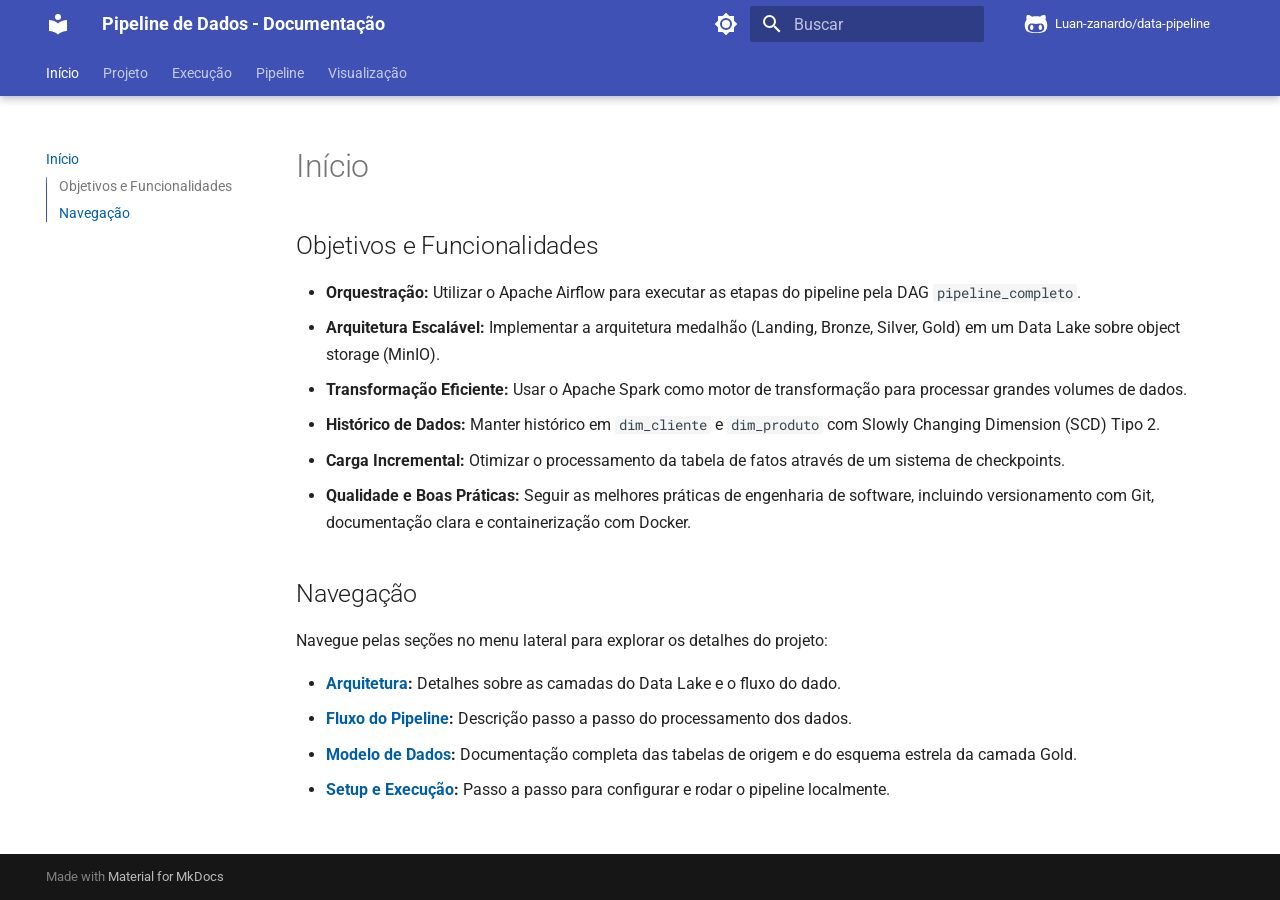
<file: index.html>
<!doctype html>
<html lang="pt" class="no-js">
  <head>
    
      <meta charset="utf-8">
      <meta name="viewport" content="width=device-width,initial-scale=1">
      
      
      
        <link rel="canonical" href="https://Luan-zanardo.github.io/data-pipeline/">
      
      
      
        <link rel="next" href="etapas/">
      
      
      <link rel="icon" href="assets/images/favicon.png">
      <meta name="generator" content="mkdocs-1.6.1, mkdocs-material-9.6.23">
    
    
      
        <title>Pipeline de Dados - Documentação</title>
      
    
    
      <link rel="stylesheet" href="assets/stylesheets/main.84d31ad4.min.css">
      
        
        <link rel="stylesheet" href="assets/stylesheets/palette.06af60db.min.css">
      
      


    
    
      
    
    
      
        
        
        <link rel="preconnect" href="https://fonts.gstatic.com" crossorigin>
        <link rel="stylesheet" href="https://fonts.googleapis.com/css?family=Roboto:300,300i,400,400i,700,700i%7CRoboto+Mono:400,400i,700,700i&display=fallback">
        <style>:root{--md-text-font:"Roboto";--md-code-font:"Roboto Mono"}</style>
      
    
    
      <link rel="stylesheet" href="stylesheets/extra.css">
    
    <script>__md_scope=new URL(".",location),__md_hash=e=>[...e].reduce(((e,_)=>(e<<5)-e+_.charCodeAt(0)),0),__md_get=(e,_=localStorage,t=__md_scope)=>JSON.parse(_.getItem(t.pathname+"."+e)),__md_set=(e,_,t=localStorage,a=__md_scope)=>{try{t.setItem(a.pathname+"."+e,JSON.stringify(_))}catch(e){}}</script>
    
      

    
    
    
  </head>
  
  
    
    
      
    
    
    
    
    <body dir="ltr" data-md-color-scheme="default" data-md-color-primary="indigo" data-md-color-accent="indigo">
  
    
    <input class="md-toggle" data-md-toggle="drawer" type="checkbox" id="__drawer" autocomplete="off">
    <input class="md-toggle" data-md-toggle="search" type="checkbox" id="__search" autocomplete="off">
    <label class="md-overlay" for="__drawer"></label>
    <div data-md-component="skip">
      
        
        <a href="#objetivos-e-funcionalidades" class="md-skip">
          Ir para o conteúdo
        </a>
      
    </div>
    <div data-md-component="announce">
      
    </div>
    
    
      

  

<header class="md-header md-header--shadow md-header--lifted" data-md-component="header">
  <nav class="md-header__inner md-grid" aria-label="Cabeçalho">
    <a href="." title="Pipeline de Dados - Documentação" class="md-header__button md-logo" aria-label="Pipeline de Dados - Documentação" data-md-component="logo">
      
  
  <svg xmlns="http://www.w3.org/2000/svg" viewBox="0 0 24 24"><path d="M12 8a3 3 0 0 0 3-3 3 3 0 0 0-3-3 3 3 0 0 0-3 3 3 3 0 0 0 3 3m0 3.54C9.64 9.35 6.5 8 3 8v11c3.5 0 6.64 1.35 9 3.54 2.36-2.19 5.5-3.54 9-3.54V8c-3.5 0-6.64 1.35-9 3.54"/></svg>

    </a>
    <label class="md-header__button md-icon" for="__drawer">
      
      <svg xmlns="http://www.w3.org/2000/svg" viewBox="0 0 24 24"><path d="M3 6h18v2H3zm0 5h18v2H3zm0 5h18v2H3z"/></svg>
    </label>
    <div class="md-header__title" data-md-component="header-title">
      <div class="md-header__ellipsis">
        <div class="md-header__topic">
          <span class="md-ellipsis">
            Pipeline de Dados - Documentação
          </span>
        </div>
        <div class="md-header__topic" data-md-component="header-topic">
          <span class="md-ellipsis">
            
              Início
            
          </span>
        </div>
      </div>
    </div>
    
      
        <form class="md-header__option" data-md-component="palette">
  
    
    
    
    <input class="md-option" data-md-color-media="" data-md-color-scheme="default" data-md-color-primary="indigo" data-md-color-accent="indigo"  aria-label="Alternar para modo escuro"  type="radio" name="__palette" id="__palette_0">
    
      <label class="md-header__button md-icon" title="Alternar para modo escuro" for="__palette_1" hidden>
        <svg xmlns="http://www.w3.org/2000/svg" viewBox="0 0 24 24"><path d="M12 8a4 4 0 0 0-4 4 4 4 0 0 0 4 4 4 4 0 0 0 4-4 4 4 0 0 0-4-4m0 10a6 6 0 0 1-6-6 6 6 0 0 1 6-6 6 6 0 0 1 6 6 6 6 0 0 1-6 6m8-9.31V4h-4.69L12 .69 8.69 4H4v4.69L.69 12 4 15.31V20h4.69L12 23.31 15.31 20H20v-4.69L23.31 12z"/></svg>
      </label>
    
  
    
    
    
    <input class="md-option" data-md-color-media="" data-md-color-scheme="slate" data-md-color-primary="indigo" data-md-color-accent="indigo"  aria-label="Alternar para modo claro"  type="radio" name="__palette" id="__palette_1">
    
      <label class="md-header__button md-icon" title="Alternar para modo claro" for="__palette_0" hidden>
        <svg xmlns="http://www.w3.org/2000/svg" viewBox="0 0 24 24"><path d="M12 18c-.89 0-1.74-.2-2.5-.55C11.56 16.5 13 14.42 13 12s-1.44-4.5-3.5-5.45C10.26 6.2 11.11 6 12 6a6 6 0 0 1 6 6 6 6 0 0 1-6 6m8-9.31V4h-4.69L12 .69 8.69 4H4v4.69L.69 12 4 15.31V20h4.69L12 23.31 15.31 20H20v-4.69L23.31 12z"/></svg>
      </label>
    
  
</form>
      
    
    
      <script>var palette=__md_get("__palette");if(palette&&palette.color){if("(prefers-color-scheme)"===palette.color.media){var media=matchMedia("(prefers-color-scheme: light)"),input=document.querySelector(media.matches?"[data-md-color-media='(prefers-color-scheme: light)']":"[data-md-color-media='(prefers-color-scheme: dark)']");palette.color.media=input.getAttribute("data-md-color-media"),palette.color.scheme=input.getAttribute("data-md-color-scheme"),palette.color.primary=input.getAttribute("data-md-color-primary"),palette.color.accent=input.getAttribute("data-md-color-accent")}for(var[key,value]of Object.entries(palette.color))document.body.setAttribute("data-md-color-"+key,value)}</script>
    
    
    
      
      
        <label class="md-header__button md-icon" for="__search">
          
          <svg xmlns="http://www.w3.org/2000/svg" viewBox="0 0 24 24"><path d="M9.5 3A6.5 6.5 0 0 1 16 9.5c0 1.61-.59 3.09-1.56 4.23l.27.27h.79l5 5-1.5 1.5-5-5v-.79l-.27-.27A6.52 6.52 0 0 1 9.5 16 6.5 6.5 0 0 1 3 9.5 6.5 6.5 0 0 1 9.5 3m0 2C7 5 5 7 5 9.5S7 14 9.5 14 14 12 14 9.5 12 5 9.5 5"/></svg>
        </label>
        <div class="md-search" data-md-component="search" role="dialog">
  <label class="md-search__overlay" for="__search"></label>
  <div class="md-search__inner" role="search">
    <form class="md-search__form" name="search">
      <input type="text" class="md-search__input" name="query" aria-label="Buscar" placeholder="Buscar" autocapitalize="off" autocorrect="off" autocomplete="off" spellcheck="false" data-md-component="search-query" required>
      <label class="md-search__icon md-icon" for="__search">
        
        <svg xmlns="http://www.w3.org/2000/svg" viewBox="0 0 24 24"><path d="M9.5 3A6.5 6.5 0 0 1 16 9.5c0 1.61-.59 3.09-1.56 4.23l.27.27h.79l5 5-1.5 1.5-5-5v-.79l-.27-.27A6.52 6.52 0 0 1 9.5 16 6.5 6.5 0 0 1 3 9.5 6.5 6.5 0 0 1 9.5 3m0 2C7 5 5 7 5 9.5S7 14 9.5 14 14 12 14 9.5 12 5 9.5 5"/></svg>
        
        <svg xmlns="http://www.w3.org/2000/svg" viewBox="0 0 24 24"><path d="M20 11v2H8l5.5 5.5-1.42 1.42L4.16 12l7.92-7.92L13.5 5.5 8 11z"/></svg>
      </label>
      <nav class="md-search__options" aria-label="Pesquisar">
        
        <button type="reset" class="md-search__icon md-icon" title="Limpar" aria-label="Limpar" tabindex="-1">
          
          <svg xmlns="http://www.w3.org/2000/svg" viewBox="0 0 24 24"><path d="M19 6.41 17.59 5 12 10.59 6.41 5 5 6.41 10.59 12 5 17.59 6.41 19 12 13.41 17.59 19 19 17.59 13.41 12z"/></svg>
        </button>
      </nav>
      
        <div class="md-search__suggest" data-md-component="search-suggest"></div>
      
    </form>
    <div class="md-search__output">
      <div class="md-search__scrollwrap" tabindex="0" data-md-scrollfix>
        <div class="md-search-result" data-md-component="search-result">
          <div class="md-search-result__meta">
            Inicializando a pesquisa
          </div>
          <ol class="md-search-result__list" role="presentation"></ol>
        </div>
      </div>
    </div>
  </div>
</div>
      
    
    
      <div class="md-header__source">
        <a href="https://github.com/Luan-zanardo/data-pipeline" title="Ir ao repositório" class="md-source" data-md-component="source">
  <div class="md-source__icon md-icon">
    
    <svg xmlns="http://www.w3.org/2000/svg" viewBox="0 0 512 512"><!--! Font Awesome Free 7.1.0 by @fontawesome - https://fontawesome.com License - https://fontawesome.com/license/free (Icons: CC BY 4.0, Fonts: SIL OFL 1.1, Code: MIT License) Copyright 2025 Fonticons, Inc.--><path d="M202.1 328.7c0 20.9-10.9 55.1-36.7 55.1s-36.7-34.2-36.7-55.1 10.9-55.1 36.7-55.1 36.7 34.2 36.7 55.1M496 278.2c0 31.9-3.2 65.7-17.5 95-37.9 76.6-142.1 74.8-216.7 74.8-75.8 0-186.2 2.7-225.6-74.8-14.6-29-20.2-63.1-20.2-95 0-41.9 13.9-81.5 41.5-113.6-5.2-15.8-7.7-32.4-7.7-48.8 0-21.5 4.9-32.3 14.6-51.8 45.3 0 74.3 9 108.8 36 29-6.9 58.8-10 88.7-10 27 0 54.2 2.9 80.4 9.2 34-26.7 63-35.2 107.8-35.2 9.8 19.5 14.6 30.3 14.6 51.8 0 16.4-2.6 32.7-7.7 48.2 27.5 32.4 39 72.3 39 114.2m-64.3 50.5c0-43.9-26.7-82.6-73.5-82.6-18.9 0-37 3.4-56 6-14.9 2.3-29.8 3.2-45.1 3.2-15.2 0-30.1-.9-45.1-3.2-18.7-2.6-37-6-56-6-46.8 0-73.5 38.7-73.5 82.6 0 87.8 80.4 101.3 150.4 101.3h48.2c70.3 0 150.6-13.4 150.6-101.3m-82.6-55.1c-25.8 0-36.7 34.2-36.7 55.1s10.9 55.1 36.7 55.1 36.7-34.2 36.7-55.1-10.9-55.1-36.7-55.1"/></svg>
  </div>
  <div class="md-source__repository">
    Luan-zanardo/data-pipeline
  </div>
</a>
      </div>
    
  </nav>
  
    
      
<nav class="md-tabs" aria-label="Abas" data-md-component="tabs">
  <div class="md-grid">
    <ul class="md-tabs__list">
      
        
  
  
  
    
  
  
    <li class="md-tabs__item md-tabs__item--active">
      <a href="." class="md-tabs__link">
        
  
  
    
  
  Início

      </a>
    </li>
  

      
        
  
  
  
  
    
    
      <li class="md-tabs__item">
        <a href="etapas/" class="md-tabs__link">
          
  
  
  Projeto

        </a>
      </li>
    
  

      
        
  
  
  
  
    
    
      <li class="md-tabs__item">
        <a href="setup/" class="md-tabs__link">
          
  
  
  Execução

        </a>
      </li>
    
  

      
        
  
  
  
  
    
    
      <li class="md-tabs__item">
        <a href="geracao-massa/" class="md-tabs__link">
          
  
  
  Pipeline

        </a>
      </li>
    
  

      
        
  
  
  
  
    
    
      <li class="md-tabs__item">
        <a href="metabase/" class="md-tabs__link">
          
  
  
  Visualização

        </a>
      </li>
    
  

      
    </ul>
  </div>
</nav>
    
  
</header>
    
    <div class="md-container" data-md-component="container">
      
      
        
      
      <main class="md-main" data-md-component="main">
        <div class="md-main__inner md-grid">
          
            
              
              <div class="md-sidebar md-sidebar--primary" data-md-component="sidebar" data-md-type="navigation" >
                <div class="md-sidebar__scrollwrap">
                  <div class="md-sidebar__inner">
                    


  


  

<nav class="md-nav md-nav--primary md-nav--lifted md-nav--integrated" aria-label="Navegação" data-md-level="0">
  <label class="md-nav__title" for="__drawer">
    <a href="." title="Pipeline de Dados - Documentação" class="md-nav__button md-logo" aria-label="Pipeline de Dados - Documentação" data-md-component="logo">
      
  
  <svg xmlns="http://www.w3.org/2000/svg" viewBox="0 0 24 24"><path d="M12 8a3 3 0 0 0 3-3 3 3 0 0 0-3-3 3 3 0 0 0-3 3 3 3 0 0 0 3 3m0 3.54C9.64 9.35 6.5 8 3 8v11c3.5 0 6.64 1.35 9 3.54 2.36-2.19 5.5-3.54 9-3.54V8c-3.5 0-6.64 1.35-9 3.54"/></svg>

    </a>
    Pipeline de Dados - Documentação
  </label>
  
    <div class="md-nav__source">
      <a href="https://github.com/Luan-zanardo/data-pipeline" title="Ir ao repositório" class="md-source" data-md-component="source">
  <div class="md-source__icon md-icon">
    
    <svg xmlns="http://www.w3.org/2000/svg" viewBox="0 0 512 512"><!--! Font Awesome Free 7.1.0 by @fontawesome - https://fontawesome.com License - https://fontawesome.com/license/free (Icons: CC BY 4.0, Fonts: SIL OFL 1.1, Code: MIT License) Copyright 2025 Fonticons, Inc.--><path d="M202.1 328.7c0 20.9-10.9 55.1-36.7 55.1s-36.7-34.2-36.7-55.1 10.9-55.1 36.7-55.1 36.7 34.2 36.7 55.1M496 278.2c0 31.9-3.2 65.7-17.5 95-37.9 76.6-142.1 74.8-216.7 74.8-75.8 0-186.2 2.7-225.6-74.8-14.6-29-20.2-63.1-20.2-95 0-41.9 13.9-81.5 41.5-113.6-5.2-15.8-7.7-32.4-7.7-48.8 0-21.5 4.9-32.3 14.6-51.8 45.3 0 74.3 9 108.8 36 29-6.9 58.8-10 88.7-10 27 0 54.2 2.9 80.4 9.2 34-26.7 63-35.2 107.8-35.2 9.8 19.5 14.6 30.3 14.6 51.8 0 16.4-2.6 32.7-7.7 48.2 27.5 32.4 39 72.3 39 114.2m-64.3 50.5c0-43.9-26.7-82.6-73.5-82.6-18.9 0-37 3.4-56 6-14.9 2.3-29.8 3.2-45.1 3.2-15.2 0-30.1-.9-45.1-3.2-18.7-2.6-37-6-56-6-46.8 0-73.5 38.7-73.5 82.6 0 87.8 80.4 101.3 150.4 101.3h48.2c70.3 0 150.6-13.4 150.6-101.3m-82.6-55.1c-25.8 0-36.7 34.2-36.7 55.1s10.9 55.1 36.7 55.1 36.7-34.2 36.7-55.1-10.9-55.1-36.7-55.1"/></svg>
  </div>
  <div class="md-source__repository">
    Luan-zanardo/data-pipeline
  </div>
</a>
    </div>
  
  <ul class="md-nav__list" data-md-scrollfix>
    
      
      
  
  
    
  
  
  
    <li class="md-nav__item md-nav__item--active">
      
      <input class="md-nav__toggle md-toggle" type="checkbox" id="__toc">
      
      
      
        <label class="md-nav__link md-nav__link--active" for="__toc">
          
  
  
  <span class="md-ellipsis">
    Início
    
  </span>
  

          <span class="md-nav__icon md-icon"></span>
        </label>
      
      <a href="." class="md-nav__link md-nav__link--active">
        
  
  
  <span class="md-ellipsis">
    Início
    
  </span>
  

      </a>
      
        

<nav class="md-nav md-nav--secondary" aria-label="Índice">
  
  
  
  
    <label class="md-nav__title" for="__toc">
      <span class="md-nav__icon md-icon"></span>
      Índice
    </label>
    <ul class="md-nav__list" data-md-component="toc" data-md-scrollfix>
      
        <li class="md-nav__item">
  <a href="#objetivos-e-funcionalidades" class="md-nav__link">
    <span class="md-ellipsis">
      Objetivos e Funcionalidades
    </span>
  </a>
  
</li>
      
        <li class="md-nav__item">
  <a href="#navegacao" class="md-nav__link">
    <span class="md-ellipsis">
      Navegação
    </span>
  </a>
  
</li>
      
    </ul>
  
</nav>
      
    </li>
  

    
      
      
  
  
  
  
    
    
    
    
      
      
        
      
    
    
    <li class="md-nav__item md-nav__item--nested">
      
        
        
        <input class="md-nav__toggle md-toggle " type="checkbox" id="__nav_2" >
        
          
          <label class="md-nav__link" for="__nav_2" id="__nav_2_label" tabindex="0">
            
  
  
  <span class="md-ellipsis">
    Projeto
    
  </span>
  

            <span class="md-nav__icon md-icon"></span>
          </label>
        
        <nav class="md-nav" data-md-level="1" aria-labelledby="__nav_2_label" aria-expanded="false">
          <label class="md-nav__title" for="__nav_2">
            <span class="md-nav__icon md-icon"></span>
            Projeto
          </label>
          <ul class="md-nav__list" data-md-scrollfix>
            
              
                
  
  
  
  
    <li class="md-nav__item">
      <a href="etapas/" class="md-nav__link">
        
  
  
  <span class="md-ellipsis">
    Etapas do Projeto
    
  </span>
  

      </a>
    </li>
  

              
            
              
                
  
  
  
  
    <li class="md-nav__item">
      <a href="arquitetura/" class="md-nav__link">
        
  
  
  <span class="md-ellipsis">
    Arquitetura
    
  </span>
  

      </a>
    </li>
  

              
            
              
                
  
  
  
  
    <li class="md-nav__item">
      <a href="pipeline/" class="md-nav__link">
        
  
  
  <span class="md-ellipsis">
    Fluxo do Pipeline
    
  </span>
  

      </a>
    </li>
  

              
            
              
                
  
  
  
  
    <li class="md-nav__item">
      <a href="modelo-dados/" class="md-nav__link">
        
  
  
  <span class="md-ellipsis">
    Modelo de Dados
    
  </span>
  

      </a>
    </li>
  

              
            
          </ul>
        </nav>
      
    </li>
  

    
      
      
  
  
  
  
    
    
    
    
      
      
        
      
    
    
    <li class="md-nav__item md-nav__item--nested">
      
        
        
        <input class="md-nav__toggle md-toggle " type="checkbox" id="__nav_3" >
        
          
          <label class="md-nav__link" for="__nav_3" id="__nav_3_label" tabindex="0">
            
  
  
  <span class="md-ellipsis">
    Execução
    
  </span>
  

            <span class="md-nav__icon md-icon"></span>
          </label>
        
        <nav class="md-nav" data-md-level="1" aria-labelledby="__nav_3_label" aria-expanded="false">
          <label class="md-nav__title" for="__nav_3">
            <span class="md-nav__icon md-icon"></span>
            Execução
          </label>
          <ul class="md-nav__list" data-md-scrollfix>
            
              
                
  
  
  
  
    <li class="md-nav__item">
      <a href="setup/" class="md-nav__link">
        
  
  
  <span class="md-ellipsis">
    Setup e Execução
    
  </span>
  

      </a>
    </li>
  

              
            
              
                
  
  
  
  
    <li class="md-nav__item">
      <a href="como-executar/" class="md-nav__link">
        
  
  
  <span class="md-ellipsis">
    Como Executar
    
  </span>
  

      </a>
    </li>
  

              
            
          </ul>
        </nav>
      
    </li>
  

    
      
      
  
  
  
  
    
    
    
    
      
      
        
      
    
    
    <li class="md-nav__item md-nav__item--nested">
      
        
        
        <input class="md-nav__toggle md-toggle " type="checkbox" id="__nav_4" >
        
          
          <label class="md-nav__link" for="__nav_4" id="__nav_4_label" tabindex="0">
            
  
  
  <span class="md-ellipsis">
    Pipeline
    
  </span>
  

            <span class="md-nav__icon md-icon"></span>
          </label>
        
        <nav class="md-nav" data-md-level="1" aria-labelledby="__nav_4_label" aria-expanded="false">
          <label class="md-nav__title" for="__nav_4">
            <span class="md-nav__icon md-icon"></span>
            Pipeline
          </label>
          <ul class="md-nav__list" data-md-scrollfix>
            
              
                
  
  
  
  
    <li class="md-nav__item">
      <a href="geracao-massa/" class="md-nav__link">
        
  
  
  <span class="md-ellipsis">
    Geração de Massa
    
  </span>
  

      </a>
    </li>
  

              
            
              
                
  
  
  
  
    <li class="md-nav__item">
      <a href="orquestracao/" class="md-nav__link">
        
  
  
  <span class="md-ellipsis">
    Orquestração e Landing
    
  </span>
  

      </a>
    </li>
  

              
            
              
                
  
  
  
  
    <li class="md-nav__item">
      <a href="bronze-silver/" class="md-nav__link">
        
  
  
  <span class="md-ellipsis">
    Bronze e Silver
    
  </span>
  

      </a>
    </li>
  

              
            
              
                
  
  
  
  
    <li class="md-nav__item">
      <a href="gold/" class="md-nav__link">
        
  
  
  <span class="md-ellipsis">
    Gold
    
  </span>
  

      </a>
    </li>
  

              
            
          </ul>
        </nav>
      
    </li>
  

    
      
      
  
  
  
  
    
    
    
    
      
      
        
      
    
    
    <li class="md-nav__item md-nav__item--nested">
      
        
        
        <input class="md-nav__toggle md-toggle " type="checkbox" id="__nav_5" >
        
          
          <label class="md-nav__link" for="__nav_5" id="__nav_5_label" tabindex="0">
            
  
  
  <span class="md-ellipsis">
    Visualização
    
  </span>
  

            <span class="md-nav__icon md-icon"></span>
          </label>
        
        <nav class="md-nav" data-md-level="1" aria-labelledby="__nav_5_label" aria-expanded="false">
          <label class="md-nav__title" for="__nav_5">
            <span class="md-nav__icon md-icon"></span>
            Visualização
          </label>
          <ul class="md-nav__list" data-md-scrollfix>
            
              
                
  
  
  
  
    <li class="md-nav__item">
      <a href="metabase/" class="md-nav__link">
        
  
  
  <span class="md-ellipsis">
    Metabase
    
  </span>
  

      </a>
    </li>
  

              
            
          </ul>
        </nav>
      
    </li>
  

    
  </ul>
</nav>
                  </div>
                </div>
              </div>
            
            
          
          
            <div class="md-content" data-md-component="content">
              <article class="md-content__inner md-typeset">
                
                  


  
  


  <h1>Início</h1>

<h2 id="objetivos-e-funcionalidades">Objetivos e Funcionalidades</h2>
<ul>
<li><strong>Orquestração:</strong> Utilizar o Apache Airflow para executar as etapas do pipeline pela DAG <code>pipeline_completo</code>.</li>
<li><strong>Arquitetura Escalável:</strong> Implementar a arquitetura medalhão (Landing, Bronze, Silver, Gold) em um Data Lake sobre object storage (MinIO).</li>
<li><strong>Transformação Eficiente:</strong> Usar o Apache Spark como motor de transformação para processar grandes volumes de dados.</li>
<li><strong>Histórico de Dados:</strong> Manter histórico em <code>dim_cliente</code> e <code>dim_produto</code> com Slowly Changing Dimension (SCD) Tipo 2.</li>
<li><strong>Carga Incremental:</strong> Otimizar o processamento da tabela de fatos através de um sistema de checkpoints.</li>
<li><strong>Qualidade e Boas Práticas:</strong> Seguir as melhores práticas de engenharia de software, incluindo versionamento com Git, documentação clara e containerização com Docker.</li>
</ul>
<h2 id="navegacao">Navegação</h2>
<p>Navegue pelas seções no menu lateral para explorar os detalhes do projeto:</p>
<ul>
<li><strong><a href="arquitetura/">Arquitetura</a>:</strong> Detalhes sobre as camadas do Data Lake e o fluxo do dado.</li>
<li><strong><a href="pipeline/">Fluxo do Pipeline</a>:</strong> Descrição passo a passo do processamento dos dados.</li>
<li><strong><a href="modelo-dados/">Modelo de Dados</a>:</strong> Documentação completa das tabelas de origem e do esquema estrela da camada Gold.</li>
<li><strong><a href="setup/">Setup e Execução</a>:</strong> Passo a passo para configurar e rodar o pipeline localmente.</li>
</ul>












                
              </article>
            </div>
          
          
  <script>var tabs=__md_get("__tabs");if(Array.isArray(tabs))e:for(var set of document.querySelectorAll(".tabbed-set")){var labels=set.querySelector(".tabbed-labels");for(var tab of tabs)for(var label of labels.getElementsByTagName("label"))if(label.innerText.trim()===tab){var input=document.getElementById(label.htmlFor);input.checked=!0;continue e}}</script>

<script>var target=document.getElementById(location.hash.slice(1));target&&target.name&&(target.checked=target.name.startsWith("__tabbed_"))</script>
        </div>
        
          <button type="button" class="md-top md-icon" data-md-component="top" hidden>
  
  <svg xmlns="http://www.w3.org/2000/svg" viewBox="0 0 24 24"><path d="M13 20h-2V8l-5.5 5.5-1.42-1.42L12 4.16l7.92 7.92-1.42 1.42L13 8z"/></svg>
  Voltar ao topo
</button>
        
      </main>
      
        <footer class="md-footer">
  
  <div class="md-footer-meta md-typeset">
    <div class="md-footer-meta__inner md-grid">
      <div class="md-copyright">
  
  
    Made with
    <a href="https://squidfunk.github.io/mkdocs-material/" target="_blank" rel="noopener">
      Material for MkDocs
    </a>
  
</div>
      
    </div>
  </div>
</footer>
      
    </div>
    <div class="md-dialog" data-md-component="dialog">
      <div class="md-dialog__inner md-typeset"></div>
    </div>
    
    
    
      
      <script id="__config" type="application/json">{"base": ".", "features": ["navigation.tabs", "navigation.tabs.sticky", "navigation.sections", "toc.integrate", "navigation.top", "search.suggest", "search.highlight", "content.tabs.link", "content.code.annotation", "content.code.copy"], "search": "assets/javascripts/workers/search.973d3a69.min.js", "tags": null, "translations": {"clipboard.copied": "Copiado para \u00e1rea de transfer\u00eancia", "clipboard.copy": "Copiar para \u00e1rea de transfer\u00eancia", "search.result.more.one": "Mais 1 nesta p\u00e1gina", "search.result.more.other": "Mais # nesta p\u00e1gina", "search.result.none": "Nenhum resultado encontrado", "search.result.one": "1 resultado encontrado", "search.result.other": "# resultados encontrados", "search.result.placeholder": "Digite para iniciar a busca", "search.result.term.missing": "Ausente", "select.version": "Selecione a vers\u00e3o"}, "version": null}</script>
    
    
      <script src="assets/javascripts/bundle.f55a23d4.min.js"></script>
      
    
  </body>
</html>
</file>
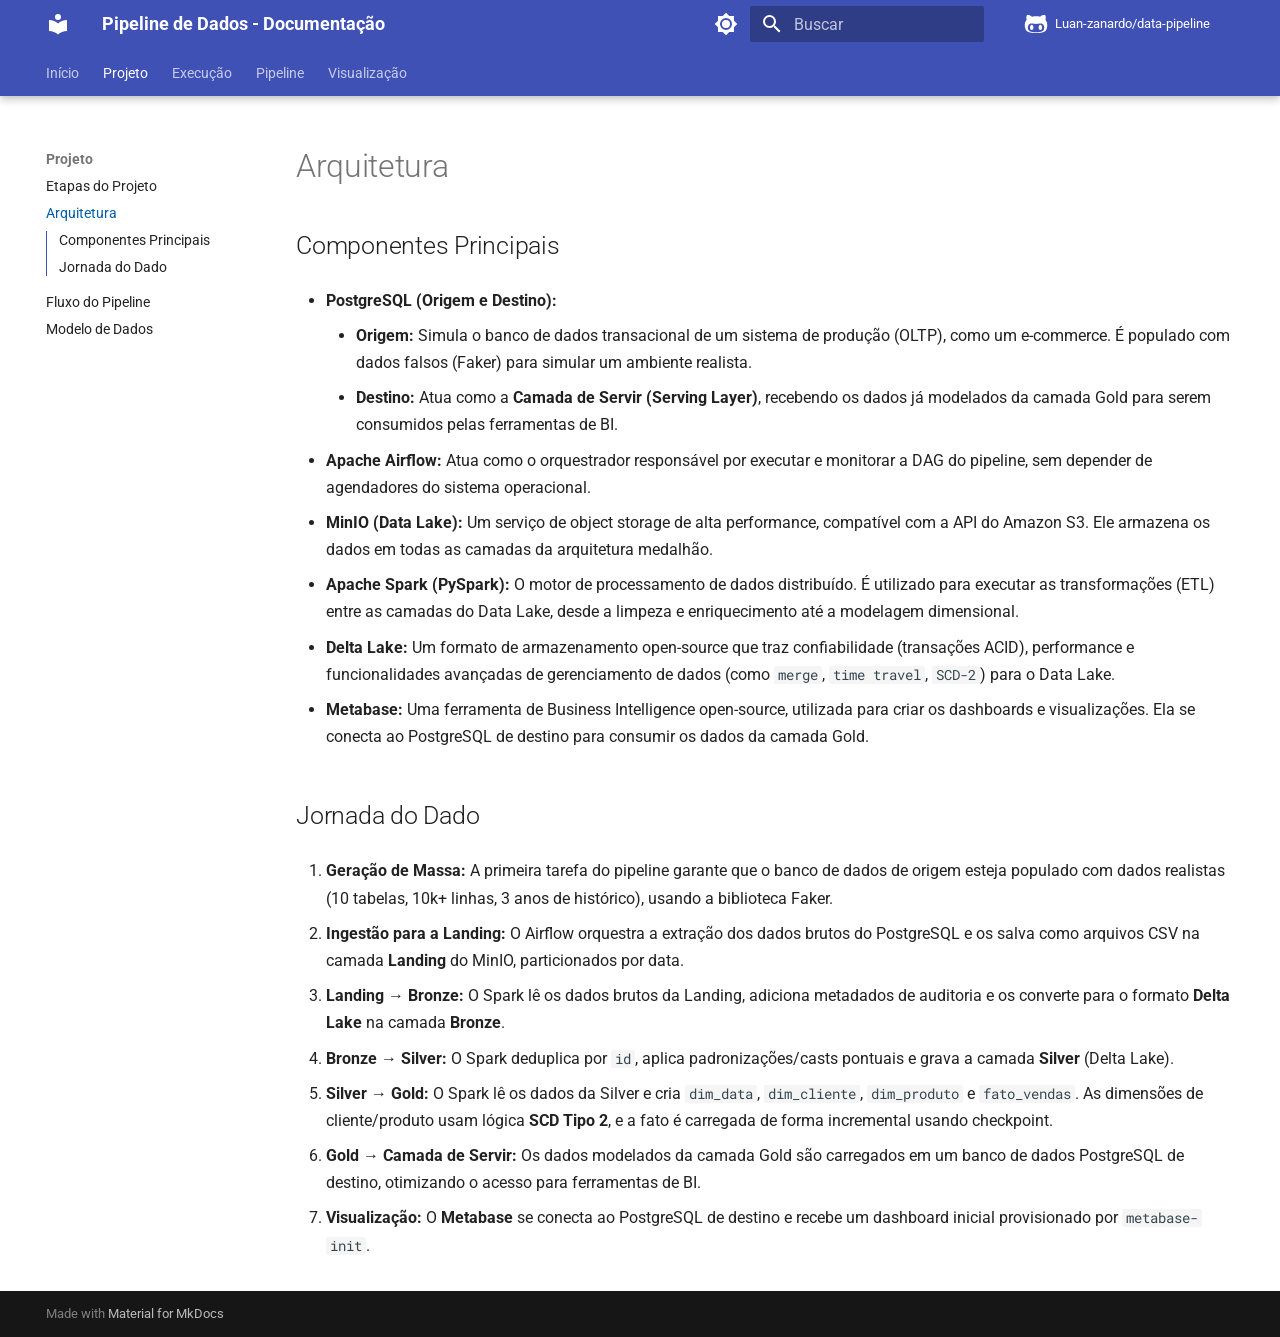
<file: arquitetura/index.html>
<!doctype html>
<html lang="pt" class="no-js">
  <head>
    
      <meta charset="utf-8">
      <meta name="viewport" content="width=device-width,initial-scale=1">
      
      
      
        <link rel="canonical" href="https://Luan-zanardo.github.io/data-pipeline/arquitetura/">
      
      
        <link rel="prev" href="../etapas/">
      
      
        <link rel="next" href="../pipeline/">
      
      
      <link rel="icon" href="../assets/images/favicon.png">
      <meta name="generator" content="mkdocs-1.6.1, mkdocs-material-9.6.23">
    
    
      
        <title>Arquitetura - Pipeline de Dados - Documentação</title>
      
    
    
      <link rel="stylesheet" href="../assets/stylesheets/main.84d31ad4.min.css">
      
        
        <link rel="stylesheet" href="../assets/stylesheets/palette.06af60db.min.css">
      
      


    
    
      
    
    
      
        
        
        <link rel="preconnect" href="https://fonts.gstatic.com" crossorigin>
        <link rel="stylesheet" href="https://fonts.googleapis.com/css?family=Roboto:300,300i,400,400i,700,700i%7CRoboto+Mono:400,400i,700,700i&display=fallback">
        <style>:root{--md-text-font:"Roboto";--md-code-font:"Roboto Mono"}</style>
      
    
    
      <link rel="stylesheet" href="../stylesheets/extra.css">
    
    <script>__md_scope=new URL("..",location),__md_hash=e=>[...e].reduce(((e,_)=>(e<<5)-e+_.charCodeAt(0)),0),__md_get=(e,_=localStorage,t=__md_scope)=>JSON.parse(_.getItem(t.pathname+"."+e)),__md_set=(e,_,t=localStorage,a=__md_scope)=>{try{t.setItem(a.pathname+"."+e,JSON.stringify(_))}catch(e){}}</script>
    
      

    
    
    
  </head>
  
  
    
    
      
    
    
    
    
    <body dir="ltr" data-md-color-scheme="default" data-md-color-primary="indigo" data-md-color-accent="indigo">
  
    
    <input class="md-toggle" data-md-toggle="drawer" type="checkbox" id="__drawer" autocomplete="off">
    <input class="md-toggle" data-md-toggle="search" type="checkbox" id="__search" autocomplete="off">
    <label class="md-overlay" for="__drawer"></label>
    <div data-md-component="skip">
      
        
        <a href="#componentes-principais" class="md-skip">
          Ir para o conteúdo
        </a>
      
    </div>
    <div data-md-component="announce">
      
    </div>
    
    
      

  

<header class="md-header md-header--shadow md-header--lifted" data-md-component="header">
  <nav class="md-header__inner md-grid" aria-label="Cabeçalho">
    <a href=".." title="Pipeline de Dados - Documentação" class="md-header__button md-logo" aria-label="Pipeline de Dados - Documentação" data-md-component="logo">
      
  
  <svg xmlns="http://www.w3.org/2000/svg" viewBox="0 0 24 24"><path d="M12 8a3 3 0 0 0 3-3 3 3 0 0 0-3-3 3 3 0 0 0-3 3 3 3 0 0 0 3 3m0 3.54C9.64 9.35 6.5 8 3 8v11c3.5 0 6.64 1.35 9 3.54 2.36-2.19 5.5-3.54 9-3.54V8c-3.5 0-6.64 1.35-9 3.54"/></svg>

    </a>
    <label class="md-header__button md-icon" for="__drawer">
      
      <svg xmlns="http://www.w3.org/2000/svg" viewBox="0 0 24 24"><path d="M3 6h18v2H3zm0 5h18v2H3zm0 5h18v2H3z"/></svg>
    </label>
    <div class="md-header__title" data-md-component="header-title">
      <div class="md-header__ellipsis">
        <div class="md-header__topic">
          <span class="md-ellipsis">
            Pipeline de Dados - Documentação
          </span>
        </div>
        <div class="md-header__topic" data-md-component="header-topic">
          <span class="md-ellipsis">
            
              Arquitetura
            
          </span>
        </div>
      </div>
    </div>
    
      
        <form class="md-header__option" data-md-component="palette">
  
    
    
    
    <input class="md-option" data-md-color-media="" data-md-color-scheme="default" data-md-color-primary="indigo" data-md-color-accent="indigo"  aria-label="Alternar para modo escuro"  type="radio" name="__palette" id="__palette_0">
    
      <label class="md-header__button md-icon" title="Alternar para modo escuro" for="__palette_1" hidden>
        <svg xmlns="http://www.w3.org/2000/svg" viewBox="0 0 24 24"><path d="M12 8a4 4 0 0 0-4 4 4 4 0 0 0 4 4 4 4 0 0 0 4-4 4 4 0 0 0-4-4m0 10a6 6 0 0 1-6-6 6 6 0 0 1 6-6 6 6 0 0 1 6 6 6 6 0 0 1-6 6m8-9.31V4h-4.69L12 .69 8.69 4H4v4.69L.69 12 4 15.31V20h4.69L12 23.31 15.31 20H20v-4.69L23.31 12z"/></svg>
      </label>
    
  
    
    
    
    <input class="md-option" data-md-color-media="" data-md-color-scheme="slate" data-md-color-primary="indigo" data-md-color-accent="indigo"  aria-label="Alternar para modo claro"  type="radio" name="__palette" id="__palette_1">
    
      <label class="md-header__button md-icon" title="Alternar para modo claro" for="__palette_0" hidden>
        <svg xmlns="http://www.w3.org/2000/svg" viewBox="0 0 24 24"><path d="M12 18c-.89 0-1.74-.2-2.5-.55C11.56 16.5 13 14.42 13 12s-1.44-4.5-3.5-5.45C10.26 6.2 11.11 6 12 6a6 6 0 0 1 6 6 6 6 0 0 1-6 6m8-9.31V4h-4.69L12 .69 8.69 4H4v4.69L.69 12 4 15.31V20h4.69L12 23.31 15.31 20H20v-4.69L23.31 12z"/></svg>
      </label>
    
  
</form>
      
    
    
      <script>var palette=__md_get("__palette");if(palette&&palette.color){if("(prefers-color-scheme)"===palette.color.media){var media=matchMedia("(prefers-color-scheme: light)"),input=document.querySelector(media.matches?"[data-md-color-media='(prefers-color-scheme: light)']":"[data-md-color-media='(prefers-color-scheme: dark)']");palette.color.media=input.getAttribute("data-md-color-media"),palette.color.scheme=input.getAttribute("data-md-color-scheme"),palette.color.primary=input.getAttribute("data-md-color-primary"),palette.color.accent=input.getAttribute("data-md-color-accent")}for(var[key,value]of Object.entries(palette.color))document.body.setAttribute("data-md-color-"+key,value)}</script>
    
    
    
      
      
        <label class="md-header__button md-icon" for="__search">
          
          <svg xmlns="http://www.w3.org/2000/svg" viewBox="0 0 24 24"><path d="M9.5 3A6.5 6.5 0 0 1 16 9.5c0 1.61-.59 3.09-1.56 4.23l.27.27h.79l5 5-1.5 1.5-5-5v-.79l-.27-.27A6.52 6.52 0 0 1 9.5 16 6.5 6.5 0 0 1 3 9.5 6.5 6.5 0 0 1 9.5 3m0 2C7 5 5 7 5 9.5S7 14 9.5 14 14 12 14 9.5 12 5 9.5 5"/></svg>
        </label>
        <div class="md-search" data-md-component="search" role="dialog">
  <label class="md-search__overlay" for="__search"></label>
  <div class="md-search__inner" role="search">
    <form class="md-search__form" name="search">
      <input type="text" class="md-search__input" name="query" aria-label="Buscar" placeholder="Buscar" autocapitalize="off" autocorrect="off" autocomplete="off" spellcheck="false" data-md-component="search-query" required>
      <label class="md-search__icon md-icon" for="__search">
        
        <svg xmlns="http://www.w3.org/2000/svg" viewBox="0 0 24 24"><path d="M9.5 3A6.5 6.5 0 0 1 16 9.5c0 1.61-.59 3.09-1.56 4.23l.27.27h.79l5 5-1.5 1.5-5-5v-.79l-.27-.27A6.52 6.52 0 0 1 9.5 16 6.5 6.5 0 0 1 3 9.5 6.5 6.5 0 0 1 9.5 3m0 2C7 5 5 7 5 9.5S7 14 9.5 14 14 12 14 9.5 12 5 9.5 5"/></svg>
        
        <svg xmlns="http://www.w3.org/2000/svg" viewBox="0 0 24 24"><path d="M20 11v2H8l5.5 5.5-1.42 1.42L4.16 12l7.92-7.92L13.5 5.5 8 11z"/></svg>
      </label>
      <nav class="md-search__options" aria-label="Pesquisar">
        
        <button type="reset" class="md-search__icon md-icon" title="Limpar" aria-label="Limpar" tabindex="-1">
          
          <svg xmlns="http://www.w3.org/2000/svg" viewBox="0 0 24 24"><path d="M19 6.41 17.59 5 12 10.59 6.41 5 5 6.41 10.59 12 5 17.59 6.41 19 12 13.41 17.59 19 19 17.59 13.41 12z"/></svg>
        </button>
      </nav>
      
        <div class="md-search__suggest" data-md-component="search-suggest"></div>
      
    </form>
    <div class="md-search__output">
      <div class="md-search__scrollwrap" tabindex="0" data-md-scrollfix>
        <div class="md-search-result" data-md-component="search-result">
          <div class="md-search-result__meta">
            Inicializando a pesquisa
          </div>
          <ol class="md-search-result__list" role="presentation"></ol>
        </div>
      </div>
    </div>
  </div>
</div>
      
    
    
      <div class="md-header__source">
        <a href="https://github.com/Luan-zanardo/data-pipeline" title="Ir ao repositório" class="md-source" data-md-component="source">
  <div class="md-source__icon md-icon">
    
    <svg xmlns="http://www.w3.org/2000/svg" viewBox="0 0 512 512"><!--! Font Awesome Free 7.1.0 by @fontawesome - https://fontawesome.com License - https://fontawesome.com/license/free (Icons: CC BY 4.0, Fonts: SIL OFL 1.1, Code: MIT License) Copyright 2025 Fonticons, Inc.--><path d="M202.1 328.7c0 20.9-10.9 55.1-36.7 55.1s-36.7-34.2-36.7-55.1 10.9-55.1 36.7-55.1 36.7 34.2 36.7 55.1M496 278.2c0 31.9-3.2 65.7-17.5 95-37.9 76.6-142.1 74.8-216.7 74.8-75.8 0-186.2 2.7-225.6-74.8-14.6-29-20.2-63.1-20.2-95 0-41.9 13.9-81.5 41.5-113.6-5.2-15.8-7.7-32.4-7.7-48.8 0-21.5 4.9-32.3 14.6-51.8 45.3 0 74.3 9 108.8 36 29-6.9 58.8-10 88.7-10 27 0 54.2 2.9 80.4 9.2 34-26.7 63-35.2 107.8-35.2 9.8 19.5 14.6 30.3 14.6 51.8 0 16.4-2.6 32.7-7.7 48.2 27.5 32.4 39 72.3 39 114.2m-64.3 50.5c0-43.9-26.7-82.6-73.5-82.6-18.9 0-37 3.4-56 6-14.9 2.3-29.8 3.2-45.1 3.2-15.2 0-30.1-.9-45.1-3.2-18.7-2.6-37-6-56-6-46.8 0-73.5 38.7-73.5 82.6 0 87.8 80.4 101.3 150.4 101.3h48.2c70.3 0 150.6-13.4 150.6-101.3m-82.6-55.1c-25.8 0-36.7 34.2-36.7 55.1s10.9 55.1 36.7 55.1 36.7-34.2 36.7-55.1-10.9-55.1-36.7-55.1"/></svg>
  </div>
  <div class="md-source__repository">
    Luan-zanardo/data-pipeline
  </div>
</a>
      </div>
    
  </nav>
  
    
      
<nav class="md-tabs" aria-label="Abas" data-md-component="tabs">
  <div class="md-grid">
    <ul class="md-tabs__list">
      
        
  
  
  
  
    <li class="md-tabs__item">
      <a href=".." class="md-tabs__link">
        
  
  
    
  
  Início

      </a>
    </li>
  

      
        
  
  
  
    
  
  
    
    
      <li class="md-tabs__item md-tabs__item--active">
        <a href="../etapas/" class="md-tabs__link">
          
  
  
  Projeto

        </a>
      </li>
    
  

      
        
  
  
  
  
    
    
      <li class="md-tabs__item">
        <a href="../setup/" class="md-tabs__link">
          
  
  
  Execução

        </a>
      </li>
    
  

      
        
  
  
  
  
    
    
      <li class="md-tabs__item">
        <a href="../geracao-massa/" class="md-tabs__link">
          
  
  
  Pipeline

        </a>
      </li>
    
  

      
        
  
  
  
  
    
    
      <li class="md-tabs__item">
        <a href="../metabase/" class="md-tabs__link">
          
  
  
  Visualização

        </a>
      </li>
    
  

      
    </ul>
  </div>
</nav>
    
  
</header>
    
    <div class="md-container" data-md-component="container">
      
      
        
      
      <main class="md-main" data-md-component="main">
        <div class="md-main__inner md-grid">
          
            
              
              <div class="md-sidebar md-sidebar--primary" data-md-component="sidebar" data-md-type="navigation" >
                <div class="md-sidebar__scrollwrap">
                  <div class="md-sidebar__inner">
                    


  


  

<nav class="md-nav md-nav--primary md-nav--lifted md-nav--integrated" aria-label="Navegação" data-md-level="0">
  <label class="md-nav__title" for="__drawer">
    <a href=".." title="Pipeline de Dados - Documentação" class="md-nav__button md-logo" aria-label="Pipeline de Dados - Documentação" data-md-component="logo">
      
  
  <svg xmlns="http://www.w3.org/2000/svg" viewBox="0 0 24 24"><path d="M12 8a3 3 0 0 0 3-3 3 3 0 0 0-3-3 3 3 0 0 0-3 3 3 3 0 0 0 3 3m0 3.54C9.64 9.35 6.5 8 3 8v11c3.5 0 6.64 1.35 9 3.54 2.36-2.19 5.5-3.54 9-3.54V8c-3.5 0-6.64 1.35-9 3.54"/></svg>

    </a>
    Pipeline de Dados - Documentação
  </label>
  
    <div class="md-nav__source">
      <a href="https://github.com/Luan-zanardo/data-pipeline" title="Ir ao repositório" class="md-source" data-md-component="source">
  <div class="md-source__icon md-icon">
    
    <svg xmlns="http://www.w3.org/2000/svg" viewBox="0 0 512 512"><!--! Font Awesome Free 7.1.0 by @fontawesome - https://fontawesome.com License - https://fontawesome.com/license/free (Icons: CC BY 4.0, Fonts: SIL OFL 1.1, Code: MIT License) Copyright 2025 Fonticons, Inc.--><path d="M202.1 328.7c0 20.9-10.9 55.1-36.7 55.1s-36.7-34.2-36.7-55.1 10.9-55.1 36.7-55.1 36.7 34.2 36.7 55.1M496 278.2c0 31.9-3.2 65.7-17.5 95-37.9 76.6-142.1 74.8-216.7 74.8-75.8 0-186.2 2.7-225.6-74.8-14.6-29-20.2-63.1-20.2-95 0-41.9 13.9-81.5 41.5-113.6-5.2-15.8-7.7-32.4-7.7-48.8 0-21.5 4.9-32.3 14.6-51.8 45.3 0 74.3 9 108.8 36 29-6.9 58.8-10 88.7-10 27 0 54.2 2.9 80.4 9.2 34-26.7 63-35.2 107.8-35.2 9.8 19.5 14.6 30.3 14.6 51.8 0 16.4-2.6 32.7-7.7 48.2 27.5 32.4 39 72.3 39 114.2m-64.3 50.5c0-43.9-26.7-82.6-73.5-82.6-18.9 0-37 3.4-56 6-14.9 2.3-29.8 3.2-45.1 3.2-15.2 0-30.1-.9-45.1-3.2-18.7-2.6-37-6-56-6-46.8 0-73.5 38.7-73.5 82.6 0 87.8 80.4 101.3 150.4 101.3h48.2c70.3 0 150.6-13.4 150.6-101.3m-82.6-55.1c-25.8 0-36.7 34.2-36.7 55.1s10.9 55.1 36.7 55.1 36.7-34.2 36.7-55.1-10.9-55.1-36.7-55.1"/></svg>
  </div>
  <div class="md-source__repository">
    Luan-zanardo/data-pipeline
  </div>
</a>
    </div>
  
  <ul class="md-nav__list" data-md-scrollfix>
    
      
      
  
  
  
  
    <li class="md-nav__item">
      <a href=".." class="md-nav__link">
        
  
  
  <span class="md-ellipsis">
    Início
    
  </span>
  

      </a>
    </li>
  

    
      
      
  
  
    
  
  
  
    
    
    
    
      
        
        
      
      
        
      
    
    
    <li class="md-nav__item md-nav__item--active md-nav__item--section md-nav__item--nested">
      
        
        
        <input class="md-nav__toggle md-toggle " type="checkbox" id="__nav_2" checked>
        
          
          <label class="md-nav__link" for="__nav_2" id="__nav_2_label" tabindex="">
            
  
  
  <span class="md-ellipsis">
    Projeto
    
  </span>
  

            <span class="md-nav__icon md-icon"></span>
          </label>
        
        <nav class="md-nav" data-md-level="1" aria-labelledby="__nav_2_label" aria-expanded="true">
          <label class="md-nav__title" for="__nav_2">
            <span class="md-nav__icon md-icon"></span>
            Projeto
          </label>
          <ul class="md-nav__list" data-md-scrollfix>
            
              
                
  
  
  
  
    <li class="md-nav__item">
      <a href="../etapas/" class="md-nav__link">
        
  
  
  <span class="md-ellipsis">
    Etapas do Projeto
    
  </span>
  

      </a>
    </li>
  

              
            
              
                
  
  
    
  
  
  
    <li class="md-nav__item md-nav__item--active">
      
      <input class="md-nav__toggle md-toggle" type="checkbox" id="__toc">
      
      
      
        <label class="md-nav__link md-nav__link--active" for="__toc">
          
  
  
  <span class="md-ellipsis">
    Arquitetura
    
  </span>
  

          <span class="md-nav__icon md-icon"></span>
        </label>
      
      <a href="./" class="md-nav__link md-nav__link--active">
        
  
  
  <span class="md-ellipsis">
    Arquitetura
    
  </span>
  

      </a>
      
        

<nav class="md-nav md-nav--secondary" aria-label="Índice">
  
  
  
  
    <label class="md-nav__title" for="__toc">
      <span class="md-nav__icon md-icon"></span>
      Índice
    </label>
    <ul class="md-nav__list" data-md-component="toc" data-md-scrollfix>
      
        <li class="md-nav__item">
  <a href="#componentes-principais" class="md-nav__link">
    <span class="md-ellipsis">
      Componentes Principais
    </span>
  </a>
  
</li>
      
        <li class="md-nav__item">
  <a href="#jornada-do-dado" class="md-nav__link">
    <span class="md-ellipsis">
      Jornada do Dado
    </span>
  </a>
  
</li>
      
    </ul>
  
</nav>
      
    </li>
  

              
            
              
                
  
  
  
  
    <li class="md-nav__item">
      <a href="../pipeline/" class="md-nav__link">
        
  
  
  <span class="md-ellipsis">
    Fluxo do Pipeline
    
  </span>
  

      </a>
    </li>
  

              
            
              
                
  
  
  
  
    <li class="md-nav__item">
      <a href="../modelo-dados/" class="md-nav__link">
        
  
  
  <span class="md-ellipsis">
    Modelo de Dados
    
  </span>
  

      </a>
    </li>
  

              
            
          </ul>
        </nav>
      
    </li>
  

    
      
      
  
  
  
  
    
    
    
    
      
      
        
      
    
    
    <li class="md-nav__item md-nav__item--nested">
      
        
        
        <input class="md-nav__toggle md-toggle " type="checkbox" id="__nav_3" >
        
          
          <label class="md-nav__link" for="__nav_3" id="__nav_3_label" tabindex="0">
            
  
  
  <span class="md-ellipsis">
    Execução
    
  </span>
  

            <span class="md-nav__icon md-icon"></span>
          </label>
        
        <nav class="md-nav" data-md-level="1" aria-labelledby="__nav_3_label" aria-expanded="false">
          <label class="md-nav__title" for="__nav_3">
            <span class="md-nav__icon md-icon"></span>
            Execução
          </label>
          <ul class="md-nav__list" data-md-scrollfix>
            
              
                
  
  
  
  
    <li class="md-nav__item">
      <a href="../setup/" class="md-nav__link">
        
  
  
  <span class="md-ellipsis">
    Setup e Execução
    
  </span>
  

      </a>
    </li>
  

              
            
              
                
  
  
  
  
    <li class="md-nav__item">
      <a href="../como-executar/" class="md-nav__link">
        
  
  
  <span class="md-ellipsis">
    Como Executar
    
  </span>
  

      </a>
    </li>
  

              
            
          </ul>
        </nav>
      
    </li>
  

    
      
      
  
  
  
  
    
    
    
    
      
      
        
      
    
    
    <li class="md-nav__item md-nav__item--nested">
      
        
        
        <input class="md-nav__toggle md-toggle " type="checkbox" id="__nav_4" >
        
          
          <label class="md-nav__link" for="__nav_4" id="__nav_4_label" tabindex="0">
            
  
  
  <span class="md-ellipsis">
    Pipeline
    
  </span>
  

            <span class="md-nav__icon md-icon"></span>
          </label>
        
        <nav class="md-nav" data-md-level="1" aria-labelledby="__nav_4_label" aria-expanded="false">
          <label class="md-nav__title" for="__nav_4">
            <span class="md-nav__icon md-icon"></span>
            Pipeline
          </label>
          <ul class="md-nav__list" data-md-scrollfix>
            
              
                
  
  
  
  
    <li class="md-nav__item">
      <a href="../geracao-massa/" class="md-nav__link">
        
  
  
  <span class="md-ellipsis">
    Geração de Massa
    
  </span>
  

      </a>
    </li>
  

              
            
              
                
  
  
  
  
    <li class="md-nav__item">
      <a href="../orquestracao/" class="md-nav__link">
        
  
  
  <span class="md-ellipsis">
    Orquestração e Landing
    
  </span>
  

      </a>
    </li>
  

              
            
              
                
  
  
  
  
    <li class="md-nav__item">
      <a href="../bronze-silver/" class="md-nav__link">
        
  
  
  <span class="md-ellipsis">
    Bronze e Silver
    
  </span>
  

      </a>
    </li>
  

              
            
              
                
  
  
  
  
    <li class="md-nav__item">
      <a href="../gold/" class="md-nav__link">
        
  
  
  <span class="md-ellipsis">
    Gold
    
  </span>
  

      </a>
    </li>
  

              
            
          </ul>
        </nav>
      
    </li>
  

    
      
      
  
  
  
  
    
    
    
    
      
      
        
      
    
    
    <li class="md-nav__item md-nav__item--nested">
      
        
        
        <input class="md-nav__toggle md-toggle " type="checkbox" id="__nav_5" >
        
          
          <label class="md-nav__link" for="__nav_5" id="__nav_5_label" tabindex="0">
            
  
  
  <span class="md-ellipsis">
    Visualização
    
  </span>
  

            <span class="md-nav__icon md-icon"></span>
          </label>
        
        <nav class="md-nav" data-md-level="1" aria-labelledby="__nav_5_label" aria-expanded="false">
          <label class="md-nav__title" for="__nav_5">
            <span class="md-nav__icon md-icon"></span>
            Visualização
          </label>
          <ul class="md-nav__list" data-md-scrollfix>
            
              
                
  
  
  
  
    <li class="md-nav__item">
      <a href="../metabase/" class="md-nav__link">
        
  
  
  <span class="md-ellipsis">
    Metabase
    
  </span>
  

      </a>
    </li>
  

              
            
          </ul>
        </nav>
      
    </li>
  

    
  </ul>
</nav>
                  </div>
                </div>
              </div>
            
            
          
          
            <div class="md-content" data-md-component="content">
              <article class="md-content__inner md-typeset">
                
                  


  
  


  <h1>Arquitetura</h1>

<h2 id="componentes-principais">Componentes Principais</h2>
<ul>
<li>
<p><strong>PostgreSQL (Origem e Destino):</strong></p>
<ul>
<li><strong>Origem:</strong> Simula o banco de dados transacional de um sistema de produção (OLTP), como um e-commerce. É populado com dados falsos (Faker) para simular um ambiente realista.</li>
<li><strong>Destino:</strong> Atua como a <strong>Camada de Servir (Serving Layer)</strong>, recebendo os dados já modelados da camada Gold para serem consumidos pelas ferramentas de BI.</li>
</ul>
</li>
<li>
<p><strong>Apache Airflow:</strong> Atua como o orquestrador responsável por executar e monitorar a DAG do pipeline, sem depender de agendadores do sistema operacional.</p>
</li>
<li>
<p><strong>MinIO (Data Lake):</strong> Um serviço de object storage de alta performance, compatível com a API do Amazon S3. Ele armazena os dados em todas as camadas da arquitetura medalhão.</p>
</li>
<li>
<p><strong>Apache Spark (PySpark):</strong> O motor de processamento de dados distribuído. É utilizado para executar as transformações (ETL) entre as camadas do Data Lake, desde a limpeza e enriquecimento até a modelagem dimensional.</p>
</li>
<li>
<p><strong>Delta Lake:</strong> Um formato de armazenamento open-source que traz confiabilidade (transações ACID), performance e funcionalidades avançadas de gerenciamento de dados (como <code>merge</code>, <code>time travel</code>, <code>SCD-2</code>) para o Data Lake.</p>
</li>
<li>
<p><strong>Metabase:</strong> Uma ferramenta de Business Intelligence open-source, utilizada para criar os dashboards e visualizações. Ela se conecta ao PostgreSQL de destino para consumir os dados da camada Gold.</p>
</li>
</ul>
<h2 id="jornada-do-dado">Jornada do Dado</h2>
<ol>
<li>
<p><strong>Geração de Massa:</strong> A primeira tarefa do pipeline garante que o banco de dados de origem esteja populado com dados realistas (10 tabelas, 10k+ linhas, 3 anos de histórico), usando a biblioteca Faker.</p>
</li>
<li>
<p><strong>Ingestão para a Landing:</strong> O Airflow orquestra a extração dos dados brutos do PostgreSQL e os salva como arquivos CSV na camada <strong>Landing</strong> do MinIO, particionados por data.</p>
</li>
<li>
<p><strong>Landing → Bronze:</strong> O Spark lê os dados brutos da Landing, adiciona metadados de auditoria e os converte para o formato <strong>Delta Lake</strong> na camada <strong>Bronze</strong>.</p>
</li>
<li>
<p><strong>Bronze → Silver:</strong> O Spark deduplica por <code>id</code>, aplica padronizações/casts pontuais e grava a camada <strong>Silver</strong> (Delta Lake).</p>
</li>
<li>
<p><strong>Silver → Gold:</strong> O Spark lê os dados da Silver e cria <code>dim_data</code>, <code>dim_cliente</code>, <code>dim_produto</code> e <code>fato_vendas</code>. As dimensões de cliente/produto usam lógica <strong>SCD Tipo 2</strong>, e a fato é carregada de forma incremental usando checkpoint.</p>
</li>
<li>
<p><strong>Gold → Camada de Servir:</strong> Os dados modelados da camada Gold são carregados em um banco de dados PostgreSQL de destino, otimizando o acesso para ferramentas de BI.</p>
</li>
<li>
<p><strong>Visualização:</strong> O <strong>Metabase</strong> se conecta ao PostgreSQL de destino e recebe um dashboard inicial provisionado por <code>metabase-init</code>.</p>
</li>
</ol>












                
              </article>
            </div>
          
          
  <script>var tabs=__md_get("__tabs");if(Array.isArray(tabs))e:for(var set of document.querySelectorAll(".tabbed-set")){var labels=set.querySelector(".tabbed-labels");for(var tab of tabs)for(var label of labels.getElementsByTagName("label"))if(label.innerText.trim()===tab){var input=document.getElementById(label.htmlFor);input.checked=!0;continue e}}</script>

<script>var target=document.getElementById(location.hash.slice(1));target&&target.name&&(target.checked=target.name.startsWith("__tabbed_"))</script>
        </div>
        
          <button type="button" class="md-top md-icon" data-md-component="top" hidden>
  
  <svg xmlns="http://www.w3.org/2000/svg" viewBox="0 0 24 24"><path d="M13 20h-2V8l-5.5 5.5-1.42-1.42L12 4.16l7.92 7.92-1.42 1.42L13 8z"/></svg>
  Voltar ao topo
</button>
        
      </main>
      
        <footer class="md-footer">
  
  <div class="md-footer-meta md-typeset">
    <div class="md-footer-meta__inner md-grid">
      <div class="md-copyright">
  
  
    Made with
    <a href="https://squidfunk.github.io/mkdocs-material/" target="_blank" rel="noopener">
      Material for MkDocs
    </a>
  
</div>
      
    </div>
  </div>
</footer>
      
    </div>
    <div class="md-dialog" data-md-component="dialog">
      <div class="md-dialog__inner md-typeset"></div>
    </div>
    
    
    
      
      <script id="__config" type="application/json">{"base": "..", "features": ["navigation.tabs", "navigation.tabs.sticky", "navigation.sections", "toc.integrate", "navigation.top", "search.suggest", "search.highlight", "content.tabs.link", "content.code.annotation", "content.code.copy"], "search": "../assets/javascripts/workers/search.973d3a69.min.js", "tags": null, "translations": {"clipboard.copied": "Copiado para \u00e1rea de transfer\u00eancia", "clipboard.copy": "Copiar para \u00e1rea de transfer\u00eancia", "search.result.more.one": "Mais 1 nesta p\u00e1gina", "search.result.more.other": "Mais # nesta p\u00e1gina", "search.result.none": "Nenhum resultado encontrado", "search.result.one": "1 resultado encontrado", "search.result.other": "# resultados encontrados", "search.result.placeholder": "Digite para iniciar a busca", "search.result.term.missing": "Ausente", "select.version": "Selecione a vers\u00e3o"}, "version": null}</script>
    
    
      <script src="../assets/javascripts/bundle.f55a23d4.min.js"></script>
      
    
  </body>
</html>
</file>
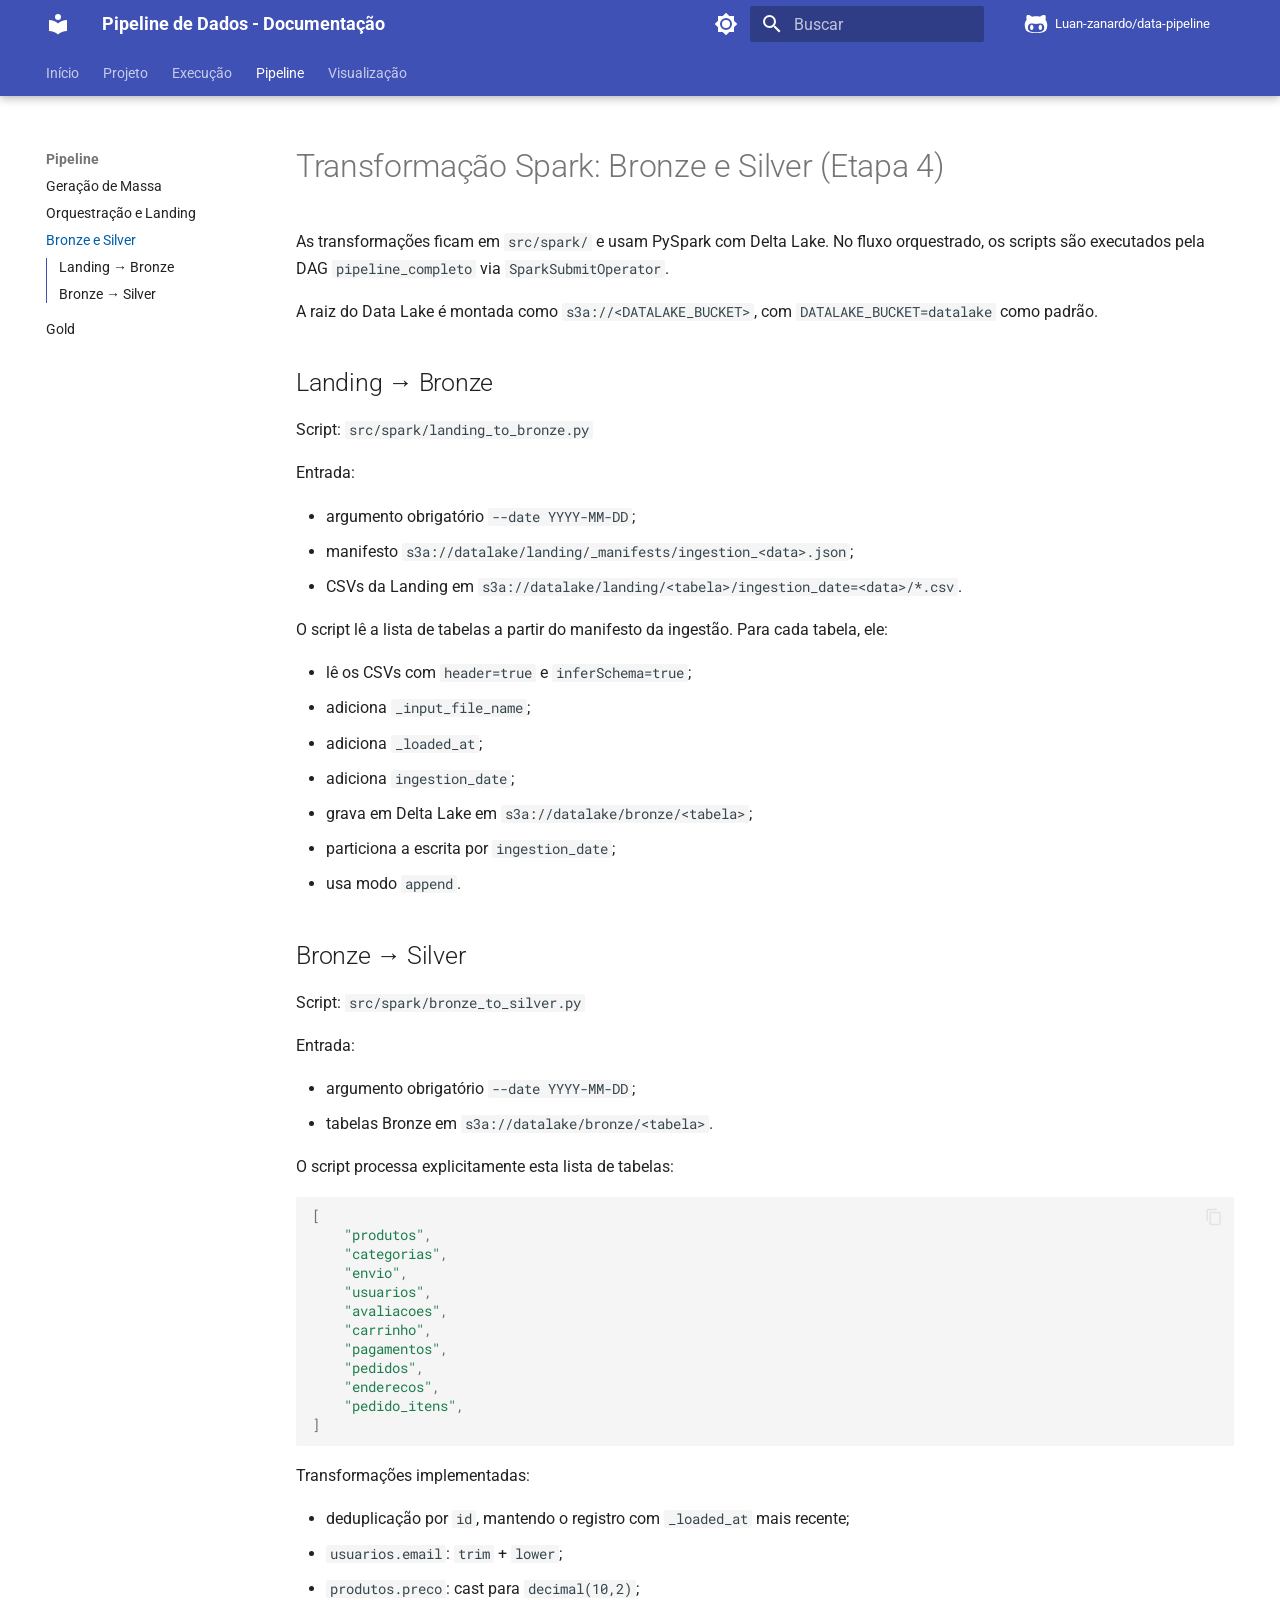
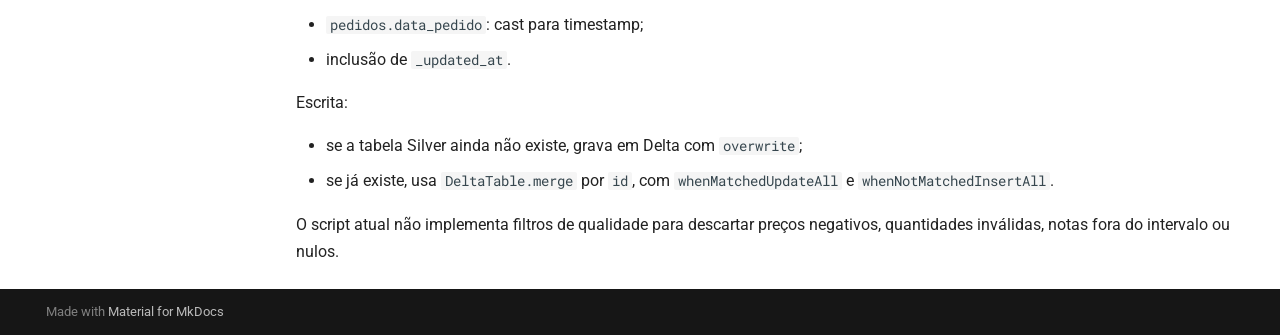
<file: bronze-silver/index.html>
<!doctype html>
<html lang="pt" class="no-js">
  <head>
    
      <meta charset="utf-8">
      <meta name="viewport" content="width=device-width,initial-scale=1">
      
      
      
        <link rel="canonical" href="https://Luan-zanardo.github.io/data-pipeline/bronze-silver/">
      
      
        <link rel="prev" href="../orquestracao/">
      
      
        <link rel="next" href="../gold/">
      
      
      <link rel="icon" href="../assets/images/favicon.png">
      <meta name="generator" content="mkdocs-1.6.1, mkdocs-material-9.6.23">
    
    
      
        <title>Bronze e Silver - Pipeline de Dados - Documentação</title>
      
    
    
      <link rel="stylesheet" href="../assets/stylesheets/main.84d31ad4.min.css">
      
        
        <link rel="stylesheet" href="../assets/stylesheets/palette.06af60db.min.css">
      
      


    
    
      
    
    
      
        
        
        <link rel="preconnect" href="https://fonts.gstatic.com" crossorigin>
        <link rel="stylesheet" href="https://fonts.googleapis.com/css?family=Roboto:300,300i,400,400i,700,700i%7CRoboto+Mono:400,400i,700,700i&display=fallback">
        <style>:root{--md-text-font:"Roboto";--md-code-font:"Roboto Mono"}</style>
      
    
    
      <link rel="stylesheet" href="../stylesheets/extra.css">
    
    <script>__md_scope=new URL("..",location),__md_hash=e=>[...e].reduce(((e,_)=>(e<<5)-e+_.charCodeAt(0)),0),__md_get=(e,_=localStorage,t=__md_scope)=>JSON.parse(_.getItem(t.pathname+"."+e)),__md_set=(e,_,t=localStorage,a=__md_scope)=>{try{t.setItem(a.pathname+"."+e,JSON.stringify(_))}catch(e){}}</script>
    
      

    
    
    
  </head>
  
  
    
    
      
    
    
    
    
    <body dir="ltr" data-md-color-scheme="default" data-md-color-primary="indigo" data-md-color-accent="indigo">
  
    
    <input class="md-toggle" data-md-toggle="drawer" type="checkbox" id="__drawer" autocomplete="off">
    <input class="md-toggle" data-md-toggle="search" type="checkbox" id="__search" autocomplete="off">
    <label class="md-overlay" for="__drawer"></label>
    <div data-md-component="skip">
      
        
        <a href="#transformacao-spark-bronze-e-silver-etapa-4" class="md-skip">
          Ir para o conteúdo
        </a>
      
    </div>
    <div data-md-component="announce">
      
    </div>
    
    
      

  

<header class="md-header md-header--shadow md-header--lifted" data-md-component="header">
  <nav class="md-header__inner md-grid" aria-label="Cabeçalho">
    <a href=".." title="Pipeline de Dados - Documentação" class="md-header__button md-logo" aria-label="Pipeline de Dados - Documentação" data-md-component="logo">
      
  
  <svg xmlns="http://www.w3.org/2000/svg" viewBox="0 0 24 24"><path d="M12 8a3 3 0 0 0 3-3 3 3 0 0 0-3-3 3 3 0 0 0-3 3 3 3 0 0 0 3 3m0 3.54C9.64 9.35 6.5 8 3 8v11c3.5 0 6.64 1.35 9 3.54 2.36-2.19 5.5-3.54 9-3.54V8c-3.5 0-6.64 1.35-9 3.54"/></svg>

    </a>
    <label class="md-header__button md-icon" for="__drawer">
      
      <svg xmlns="http://www.w3.org/2000/svg" viewBox="0 0 24 24"><path d="M3 6h18v2H3zm0 5h18v2H3zm0 5h18v2H3z"/></svg>
    </label>
    <div class="md-header__title" data-md-component="header-title">
      <div class="md-header__ellipsis">
        <div class="md-header__topic">
          <span class="md-ellipsis">
            Pipeline de Dados - Documentação
          </span>
        </div>
        <div class="md-header__topic" data-md-component="header-topic">
          <span class="md-ellipsis">
            
              Bronze e Silver
            
          </span>
        </div>
      </div>
    </div>
    
      
        <form class="md-header__option" data-md-component="palette">
  
    
    
    
    <input class="md-option" data-md-color-media="" data-md-color-scheme="default" data-md-color-primary="indigo" data-md-color-accent="indigo"  aria-label="Alternar para modo escuro"  type="radio" name="__palette" id="__palette_0">
    
      <label class="md-header__button md-icon" title="Alternar para modo escuro" for="__palette_1" hidden>
        <svg xmlns="http://www.w3.org/2000/svg" viewBox="0 0 24 24"><path d="M12 8a4 4 0 0 0-4 4 4 4 0 0 0 4 4 4 4 0 0 0 4-4 4 4 0 0 0-4-4m0 10a6 6 0 0 1-6-6 6 6 0 0 1 6-6 6 6 0 0 1 6 6 6 6 0 0 1-6 6m8-9.31V4h-4.69L12 .69 8.69 4H4v4.69L.69 12 4 15.31V20h4.69L12 23.31 15.31 20H20v-4.69L23.31 12z"/></svg>
      </label>
    
  
    
    
    
    <input class="md-option" data-md-color-media="" data-md-color-scheme="slate" data-md-color-primary="indigo" data-md-color-accent="indigo"  aria-label="Alternar para modo claro"  type="radio" name="__palette" id="__palette_1">
    
      <label class="md-header__button md-icon" title="Alternar para modo claro" for="__palette_0" hidden>
        <svg xmlns="http://www.w3.org/2000/svg" viewBox="0 0 24 24"><path d="M12 18c-.89 0-1.74-.2-2.5-.55C11.56 16.5 13 14.42 13 12s-1.44-4.5-3.5-5.45C10.26 6.2 11.11 6 12 6a6 6 0 0 1 6 6 6 6 0 0 1-6 6m8-9.31V4h-4.69L12 .69 8.69 4H4v4.69L.69 12 4 15.31V20h4.69L12 23.31 15.31 20H20v-4.69L23.31 12z"/></svg>
      </label>
    
  
</form>
      
    
    
      <script>var palette=__md_get("__palette");if(palette&&palette.color){if("(prefers-color-scheme)"===palette.color.media){var media=matchMedia("(prefers-color-scheme: light)"),input=document.querySelector(media.matches?"[data-md-color-media='(prefers-color-scheme: light)']":"[data-md-color-media='(prefers-color-scheme: dark)']");palette.color.media=input.getAttribute("data-md-color-media"),palette.color.scheme=input.getAttribute("data-md-color-scheme"),palette.color.primary=input.getAttribute("data-md-color-primary"),palette.color.accent=input.getAttribute("data-md-color-accent")}for(var[key,value]of Object.entries(palette.color))document.body.setAttribute("data-md-color-"+key,value)}</script>
    
    
    
      
      
        <label class="md-header__button md-icon" for="__search">
          
          <svg xmlns="http://www.w3.org/2000/svg" viewBox="0 0 24 24"><path d="M9.5 3A6.5 6.5 0 0 1 16 9.5c0 1.61-.59 3.09-1.56 4.23l.27.27h.79l5 5-1.5 1.5-5-5v-.79l-.27-.27A6.52 6.52 0 0 1 9.5 16 6.5 6.5 0 0 1 3 9.5 6.5 6.5 0 0 1 9.5 3m0 2C7 5 5 7 5 9.5S7 14 9.5 14 14 12 14 9.5 12 5 9.5 5"/></svg>
        </label>
        <div class="md-search" data-md-component="search" role="dialog">
  <label class="md-search__overlay" for="__search"></label>
  <div class="md-search__inner" role="search">
    <form class="md-search__form" name="search">
      <input type="text" class="md-search__input" name="query" aria-label="Buscar" placeholder="Buscar" autocapitalize="off" autocorrect="off" autocomplete="off" spellcheck="false" data-md-component="search-query" required>
      <label class="md-search__icon md-icon" for="__search">
        
        <svg xmlns="http://www.w3.org/2000/svg" viewBox="0 0 24 24"><path d="M9.5 3A6.5 6.5 0 0 1 16 9.5c0 1.61-.59 3.09-1.56 4.23l.27.27h.79l5 5-1.5 1.5-5-5v-.79l-.27-.27A6.52 6.52 0 0 1 9.5 16 6.5 6.5 0 0 1 3 9.5 6.5 6.5 0 0 1 9.5 3m0 2C7 5 5 7 5 9.5S7 14 9.5 14 14 12 14 9.5 12 5 9.5 5"/></svg>
        
        <svg xmlns="http://www.w3.org/2000/svg" viewBox="0 0 24 24"><path d="M20 11v2H8l5.5 5.5-1.42 1.42L4.16 12l7.92-7.92L13.5 5.5 8 11z"/></svg>
      </label>
      <nav class="md-search__options" aria-label="Pesquisar">
        
        <button type="reset" class="md-search__icon md-icon" title="Limpar" aria-label="Limpar" tabindex="-1">
          
          <svg xmlns="http://www.w3.org/2000/svg" viewBox="0 0 24 24"><path d="M19 6.41 17.59 5 12 10.59 6.41 5 5 6.41 10.59 12 5 17.59 6.41 19 12 13.41 17.59 19 19 17.59 13.41 12z"/></svg>
        </button>
      </nav>
      
        <div class="md-search__suggest" data-md-component="search-suggest"></div>
      
    </form>
    <div class="md-search__output">
      <div class="md-search__scrollwrap" tabindex="0" data-md-scrollfix>
        <div class="md-search-result" data-md-component="search-result">
          <div class="md-search-result__meta">
            Inicializando a pesquisa
          </div>
          <ol class="md-search-result__list" role="presentation"></ol>
        </div>
      </div>
    </div>
  </div>
</div>
      
    
    
      <div class="md-header__source">
        <a href="https://github.com/Luan-zanardo/data-pipeline" title="Ir ao repositório" class="md-source" data-md-component="source">
  <div class="md-source__icon md-icon">
    
    <svg xmlns="http://www.w3.org/2000/svg" viewBox="0 0 512 512"><!--! Font Awesome Free 7.1.0 by @fontawesome - https://fontawesome.com License - https://fontawesome.com/license/free (Icons: CC BY 4.0, Fonts: SIL OFL 1.1, Code: MIT License) Copyright 2025 Fonticons, Inc.--><path d="M202.1 328.7c0 20.9-10.9 55.1-36.7 55.1s-36.7-34.2-36.7-55.1 10.9-55.1 36.7-55.1 36.7 34.2 36.7 55.1M496 278.2c0 31.9-3.2 65.7-17.5 95-37.9 76.6-142.1 74.8-216.7 74.8-75.8 0-186.2 2.7-225.6-74.8-14.6-29-20.2-63.1-20.2-95 0-41.9 13.9-81.5 41.5-113.6-5.2-15.8-7.7-32.4-7.7-48.8 0-21.5 4.9-32.3 14.6-51.8 45.3 0 74.3 9 108.8 36 29-6.9 58.8-10 88.7-10 27 0 54.2 2.9 80.4 9.2 34-26.7 63-35.2 107.8-35.2 9.8 19.5 14.6 30.3 14.6 51.8 0 16.4-2.6 32.7-7.7 48.2 27.5 32.4 39 72.3 39 114.2m-64.3 50.5c0-43.9-26.7-82.6-73.5-82.6-18.9 0-37 3.4-56 6-14.9 2.3-29.8 3.2-45.1 3.2-15.2 0-30.1-.9-45.1-3.2-18.7-2.6-37-6-56-6-46.8 0-73.5 38.7-73.5 82.6 0 87.8 80.4 101.3 150.4 101.3h48.2c70.3 0 150.6-13.4 150.6-101.3m-82.6-55.1c-25.8 0-36.7 34.2-36.7 55.1s10.9 55.1 36.7 55.1 36.7-34.2 36.7-55.1-10.9-55.1-36.7-55.1"/></svg>
  </div>
  <div class="md-source__repository">
    Luan-zanardo/data-pipeline
  </div>
</a>
      </div>
    
  </nav>
  
    
      
<nav class="md-tabs" aria-label="Abas" data-md-component="tabs">
  <div class="md-grid">
    <ul class="md-tabs__list">
      
        
  
  
  
  
    <li class="md-tabs__item">
      <a href=".." class="md-tabs__link">
        
  
  
    
  
  Início

      </a>
    </li>
  

      
        
  
  
  
  
    
    
      <li class="md-tabs__item">
        <a href="../etapas/" class="md-tabs__link">
          
  
  
  Projeto

        </a>
      </li>
    
  

      
        
  
  
  
  
    
    
      <li class="md-tabs__item">
        <a href="../setup/" class="md-tabs__link">
          
  
  
  Execução

        </a>
      </li>
    
  

      
        
  
  
  
    
  
  
    
    
      <li class="md-tabs__item md-tabs__item--active">
        <a href="../geracao-massa/" class="md-tabs__link">
          
  
  
  Pipeline

        </a>
      </li>
    
  

      
        
  
  
  
  
    
    
      <li class="md-tabs__item">
        <a href="../metabase/" class="md-tabs__link">
          
  
  
  Visualização

        </a>
      </li>
    
  

      
    </ul>
  </div>
</nav>
    
  
</header>
    
    <div class="md-container" data-md-component="container">
      
      
        
      
      <main class="md-main" data-md-component="main">
        <div class="md-main__inner md-grid">
          
            
              
              <div class="md-sidebar md-sidebar--primary" data-md-component="sidebar" data-md-type="navigation" >
                <div class="md-sidebar__scrollwrap">
                  <div class="md-sidebar__inner">
                    


  


  

<nav class="md-nav md-nav--primary md-nav--lifted md-nav--integrated" aria-label="Navegação" data-md-level="0">
  <label class="md-nav__title" for="__drawer">
    <a href=".." title="Pipeline de Dados - Documentação" class="md-nav__button md-logo" aria-label="Pipeline de Dados - Documentação" data-md-component="logo">
      
  
  <svg xmlns="http://www.w3.org/2000/svg" viewBox="0 0 24 24"><path d="M12 8a3 3 0 0 0 3-3 3 3 0 0 0-3-3 3 3 0 0 0-3 3 3 3 0 0 0 3 3m0 3.54C9.64 9.35 6.5 8 3 8v11c3.5 0 6.64 1.35 9 3.54 2.36-2.19 5.5-3.54 9-3.54V8c-3.5 0-6.64 1.35-9 3.54"/></svg>

    </a>
    Pipeline de Dados - Documentação
  </label>
  
    <div class="md-nav__source">
      <a href="https://github.com/Luan-zanardo/data-pipeline" title="Ir ao repositório" class="md-source" data-md-component="source">
  <div class="md-source__icon md-icon">
    
    <svg xmlns="http://www.w3.org/2000/svg" viewBox="0 0 512 512"><!--! Font Awesome Free 7.1.0 by @fontawesome - https://fontawesome.com License - https://fontawesome.com/license/free (Icons: CC BY 4.0, Fonts: SIL OFL 1.1, Code: MIT License) Copyright 2025 Fonticons, Inc.--><path d="M202.1 328.7c0 20.9-10.9 55.1-36.7 55.1s-36.7-34.2-36.7-55.1 10.9-55.1 36.7-55.1 36.7 34.2 36.7 55.1M496 278.2c0 31.9-3.2 65.7-17.5 95-37.9 76.6-142.1 74.8-216.7 74.8-75.8 0-186.2 2.7-225.6-74.8-14.6-29-20.2-63.1-20.2-95 0-41.9 13.9-81.5 41.5-113.6-5.2-15.8-7.7-32.4-7.7-48.8 0-21.5 4.9-32.3 14.6-51.8 45.3 0 74.3 9 108.8 36 29-6.9 58.8-10 88.7-10 27 0 54.2 2.9 80.4 9.2 34-26.7 63-35.2 107.8-35.2 9.8 19.5 14.6 30.3 14.6 51.8 0 16.4-2.6 32.7-7.7 48.2 27.5 32.4 39 72.3 39 114.2m-64.3 50.5c0-43.9-26.7-82.6-73.5-82.6-18.9 0-37 3.4-56 6-14.9 2.3-29.8 3.2-45.1 3.2-15.2 0-30.1-.9-45.1-3.2-18.7-2.6-37-6-56-6-46.8 0-73.5 38.7-73.5 82.6 0 87.8 80.4 101.3 150.4 101.3h48.2c70.3 0 150.6-13.4 150.6-101.3m-82.6-55.1c-25.8 0-36.7 34.2-36.7 55.1s10.9 55.1 36.7 55.1 36.7-34.2 36.7-55.1-10.9-55.1-36.7-55.1"/></svg>
  </div>
  <div class="md-source__repository">
    Luan-zanardo/data-pipeline
  </div>
</a>
    </div>
  
  <ul class="md-nav__list" data-md-scrollfix>
    
      
      
  
  
  
  
    <li class="md-nav__item">
      <a href=".." class="md-nav__link">
        
  
  
  <span class="md-ellipsis">
    Início
    
  </span>
  

      </a>
    </li>
  

    
      
      
  
  
  
  
    
    
    
    
      
      
        
      
    
    
    <li class="md-nav__item md-nav__item--nested">
      
        
        
        <input class="md-nav__toggle md-toggle " type="checkbox" id="__nav_2" >
        
          
          <label class="md-nav__link" for="__nav_2" id="__nav_2_label" tabindex="0">
            
  
  
  <span class="md-ellipsis">
    Projeto
    
  </span>
  

            <span class="md-nav__icon md-icon"></span>
          </label>
        
        <nav class="md-nav" data-md-level="1" aria-labelledby="__nav_2_label" aria-expanded="false">
          <label class="md-nav__title" for="__nav_2">
            <span class="md-nav__icon md-icon"></span>
            Projeto
          </label>
          <ul class="md-nav__list" data-md-scrollfix>
            
              
                
  
  
  
  
    <li class="md-nav__item">
      <a href="../etapas/" class="md-nav__link">
        
  
  
  <span class="md-ellipsis">
    Etapas do Projeto
    
  </span>
  

      </a>
    </li>
  

              
            
              
                
  
  
  
  
    <li class="md-nav__item">
      <a href="../arquitetura/" class="md-nav__link">
        
  
  
  <span class="md-ellipsis">
    Arquitetura
    
  </span>
  

      </a>
    </li>
  

              
            
              
                
  
  
  
  
    <li class="md-nav__item">
      <a href="../pipeline/" class="md-nav__link">
        
  
  
  <span class="md-ellipsis">
    Fluxo do Pipeline
    
  </span>
  

      </a>
    </li>
  

              
            
              
                
  
  
  
  
    <li class="md-nav__item">
      <a href="../modelo-dados/" class="md-nav__link">
        
  
  
  <span class="md-ellipsis">
    Modelo de Dados
    
  </span>
  

      </a>
    </li>
  

              
            
          </ul>
        </nav>
      
    </li>
  

    
      
      
  
  
  
  
    
    
    
    
      
      
        
      
    
    
    <li class="md-nav__item md-nav__item--nested">
      
        
        
        <input class="md-nav__toggle md-toggle " type="checkbox" id="__nav_3" >
        
          
          <label class="md-nav__link" for="__nav_3" id="__nav_3_label" tabindex="0">
            
  
  
  <span class="md-ellipsis">
    Execução
    
  </span>
  

            <span class="md-nav__icon md-icon"></span>
          </label>
        
        <nav class="md-nav" data-md-level="1" aria-labelledby="__nav_3_label" aria-expanded="false">
          <label class="md-nav__title" for="__nav_3">
            <span class="md-nav__icon md-icon"></span>
            Execução
          </label>
          <ul class="md-nav__list" data-md-scrollfix>
            
              
                
  
  
  
  
    <li class="md-nav__item">
      <a href="../setup/" class="md-nav__link">
        
  
  
  <span class="md-ellipsis">
    Setup e Execução
    
  </span>
  

      </a>
    </li>
  

              
            
              
                
  
  
  
  
    <li class="md-nav__item">
      <a href="../como-executar/" class="md-nav__link">
        
  
  
  <span class="md-ellipsis">
    Como Executar
    
  </span>
  

      </a>
    </li>
  

              
            
          </ul>
        </nav>
      
    </li>
  

    
      
      
  
  
    
  
  
  
    
    
    
    
      
        
        
      
      
        
      
    
    
    <li class="md-nav__item md-nav__item--active md-nav__item--section md-nav__item--nested">
      
        
        
        <input class="md-nav__toggle md-toggle " type="checkbox" id="__nav_4" checked>
        
          
          <label class="md-nav__link" for="__nav_4" id="__nav_4_label" tabindex="">
            
  
  
  <span class="md-ellipsis">
    Pipeline
    
  </span>
  

            <span class="md-nav__icon md-icon"></span>
          </label>
        
        <nav class="md-nav" data-md-level="1" aria-labelledby="__nav_4_label" aria-expanded="true">
          <label class="md-nav__title" for="__nav_4">
            <span class="md-nav__icon md-icon"></span>
            Pipeline
          </label>
          <ul class="md-nav__list" data-md-scrollfix>
            
              
                
  
  
  
  
    <li class="md-nav__item">
      <a href="../geracao-massa/" class="md-nav__link">
        
  
  
  <span class="md-ellipsis">
    Geração de Massa
    
  </span>
  

      </a>
    </li>
  

              
            
              
                
  
  
  
  
    <li class="md-nav__item">
      <a href="../orquestracao/" class="md-nav__link">
        
  
  
  <span class="md-ellipsis">
    Orquestração e Landing
    
  </span>
  

      </a>
    </li>
  

              
            
              
                
  
  
    
  
  
  
    <li class="md-nav__item md-nav__item--active">
      
      <input class="md-nav__toggle md-toggle" type="checkbox" id="__toc">
      
      
        
      
      
        <label class="md-nav__link md-nav__link--active" for="__toc">
          
  
  
  <span class="md-ellipsis">
    Bronze e Silver
    
  </span>
  

          <span class="md-nav__icon md-icon"></span>
        </label>
      
      <a href="./" class="md-nav__link md-nav__link--active">
        
  
  
  <span class="md-ellipsis">
    Bronze e Silver
    
  </span>
  

      </a>
      
        

<nav class="md-nav md-nav--secondary" aria-label="Índice">
  
  
  
    
  
  
    <label class="md-nav__title" for="__toc">
      <span class="md-nav__icon md-icon"></span>
      Índice
    </label>
    <ul class="md-nav__list" data-md-component="toc" data-md-scrollfix>
      
        <li class="md-nav__item">
  <a href="#landing-bronze" class="md-nav__link">
    <span class="md-ellipsis">
      Landing → Bronze
    </span>
  </a>
  
</li>
      
        <li class="md-nav__item">
  <a href="#bronze-silver" class="md-nav__link">
    <span class="md-ellipsis">
      Bronze → Silver
    </span>
  </a>
  
</li>
      
    </ul>
  
</nav>
      
    </li>
  

              
            
              
                
  
  
  
  
    <li class="md-nav__item">
      <a href="../gold/" class="md-nav__link">
        
  
  
  <span class="md-ellipsis">
    Gold
    
  </span>
  

      </a>
    </li>
  

              
            
          </ul>
        </nav>
      
    </li>
  

    
      
      
  
  
  
  
    
    
    
    
      
      
        
      
    
    
    <li class="md-nav__item md-nav__item--nested">
      
        
        
        <input class="md-nav__toggle md-toggle " type="checkbox" id="__nav_5" >
        
          
          <label class="md-nav__link" for="__nav_5" id="__nav_5_label" tabindex="0">
            
  
  
  <span class="md-ellipsis">
    Visualização
    
  </span>
  

            <span class="md-nav__icon md-icon"></span>
          </label>
        
        <nav class="md-nav" data-md-level="1" aria-labelledby="__nav_5_label" aria-expanded="false">
          <label class="md-nav__title" for="__nav_5">
            <span class="md-nav__icon md-icon"></span>
            Visualização
          </label>
          <ul class="md-nav__list" data-md-scrollfix>
            
              
                
  
  
  
  
    <li class="md-nav__item">
      <a href="../metabase/" class="md-nav__link">
        
  
  
  <span class="md-ellipsis">
    Metabase
    
  </span>
  

      </a>
    </li>
  

              
            
          </ul>
        </nav>
      
    </li>
  

    
  </ul>
</nav>
                  </div>
                </div>
              </div>
            
            
          
          
            <div class="md-content" data-md-component="content">
              <article class="md-content__inner md-typeset">
                
                  


  
  


<h1 id="transformacao-spark-bronze-e-silver-etapa-4">Transformação Spark: Bronze e Silver (Etapa 4)</h1>
<p>As transformações ficam em <code>src/spark/</code> e usam PySpark com Delta Lake. No fluxo
orquestrado, os scripts são executados pela DAG <code>pipeline_completo</code> via
<code>SparkSubmitOperator</code>.</p>
<p>A raiz do Data Lake é montada como <code>s3a://&lt;DATALAKE_BUCKET&gt;</code>, com
<code>DATALAKE_BUCKET=datalake</code> como padrão.</p>
<h2 id="landing-bronze">Landing → Bronze</h2>
<p>Script: <code>src/spark/landing_to_bronze.py</code></p>
<p>Entrada:</p>
<ul>
<li>argumento obrigatório <code>--date YYYY-MM-DD</code>;</li>
<li>manifesto <code>s3a://datalake/landing/_manifests/ingestion_&lt;data&gt;.json</code>;</li>
<li>CSVs da Landing em
  <code>s3a://datalake/landing/&lt;tabela&gt;/ingestion_date=&lt;data&gt;/*.csv</code>.</li>
</ul>
<p>O script lê a lista de tabelas a partir do manifesto da ingestão. Para cada
tabela, ele:</p>
<ul>
<li>lê os CSVs com <code>header=true</code> e <code>inferSchema=true</code>;</li>
<li>adiciona <code>_input_file_name</code>;</li>
<li>adiciona <code>_loaded_at</code>;</li>
<li>adiciona <code>ingestion_date</code>;</li>
<li>grava em Delta Lake em <code>s3a://datalake/bronze/&lt;tabela&gt;</code>;</li>
<li>particiona a escrita por <code>ingestion_date</code>;</li>
<li>usa modo <code>append</code>.</li>
</ul>
<h2 id="bronze-silver">Bronze → Silver</h2>
<p>Script: <code>src/spark/bronze_to_silver.py</code></p>
<p>Entrada:</p>
<ul>
<li>argumento obrigatório <code>--date YYYY-MM-DD</code>;</li>
<li>tabelas Bronze em <code>s3a://datalake/bronze/&lt;tabela&gt;</code>.</li>
</ul>
<p>O script processa explicitamente esta lista de tabelas:</p>
<div class="highlight"><pre><span></span><code><a id="__codelineno-0-1" name="__codelineno-0-1" href="#__codelineno-0-1"></a><span class="p">[</span>
<a id="__codelineno-0-2" name="__codelineno-0-2" href="#__codelineno-0-2"></a>    <span class="s2">&quot;produtos&quot;</span><span class="p">,</span>
<a id="__codelineno-0-3" name="__codelineno-0-3" href="#__codelineno-0-3"></a>    <span class="s2">&quot;categorias&quot;</span><span class="p">,</span>
<a id="__codelineno-0-4" name="__codelineno-0-4" href="#__codelineno-0-4"></a>    <span class="s2">&quot;envio&quot;</span><span class="p">,</span>
<a id="__codelineno-0-5" name="__codelineno-0-5" href="#__codelineno-0-5"></a>    <span class="s2">&quot;usuarios&quot;</span><span class="p">,</span>
<a id="__codelineno-0-6" name="__codelineno-0-6" href="#__codelineno-0-6"></a>    <span class="s2">&quot;avaliacoes&quot;</span><span class="p">,</span>
<a id="__codelineno-0-7" name="__codelineno-0-7" href="#__codelineno-0-7"></a>    <span class="s2">&quot;carrinho&quot;</span><span class="p">,</span>
<a id="__codelineno-0-8" name="__codelineno-0-8" href="#__codelineno-0-8"></a>    <span class="s2">&quot;pagamentos&quot;</span><span class="p">,</span>
<a id="__codelineno-0-9" name="__codelineno-0-9" href="#__codelineno-0-9"></a>    <span class="s2">&quot;pedidos&quot;</span><span class="p">,</span>
<a id="__codelineno-0-10" name="__codelineno-0-10" href="#__codelineno-0-10"></a>    <span class="s2">&quot;enderecos&quot;</span><span class="p">,</span>
<a id="__codelineno-0-11" name="__codelineno-0-11" href="#__codelineno-0-11"></a>    <span class="s2">&quot;pedido_itens&quot;</span><span class="p">,</span>
<a id="__codelineno-0-12" name="__codelineno-0-12" href="#__codelineno-0-12"></a><span class="p">]</span>
</code></pre></div>
<p>Transformações implementadas:</p>
<ul>
<li>deduplicação por <code>id</code>, mantendo o registro com <code>_loaded_at</code> mais recente;</li>
<li><code>usuarios.email</code>: <code>trim</code> + <code>lower</code>;</li>
<li><code>produtos.preco</code>: cast para <code>decimal(10,2)</code>;</li>
<li><code>pedidos.data_pedido</code>: cast para timestamp;</li>
<li>inclusão de <code>_updated_at</code>.</li>
</ul>
<p>Escrita:</p>
<ul>
<li>se a tabela Silver ainda não existe, grava em Delta com <code>overwrite</code>;</li>
<li>se já existe, usa <code>DeltaTable.merge</code> por <code>id</code>, com
  <code>whenMatchedUpdateAll</code> e <code>whenNotMatchedInsertAll</code>.</li>
</ul>
<p>O script atual não implementa filtros de qualidade para descartar preços
negativos, quantidades inválidas, notas fora do intervalo ou nulos.</p>












                
              </article>
            </div>
          
          
  <script>var tabs=__md_get("__tabs");if(Array.isArray(tabs))e:for(var set of document.querySelectorAll(".tabbed-set")){var labels=set.querySelector(".tabbed-labels");for(var tab of tabs)for(var label of labels.getElementsByTagName("label"))if(label.innerText.trim()===tab){var input=document.getElementById(label.htmlFor);input.checked=!0;continue e}}</script>

<script>var target=document.getElementById(location.hash.slice(1));target&&target.name&&(target.checked=target.name.startsWith("__tabbed_"))</script>
        </div>
        
          <button type="button" class="md-top md-icon" data-md-component="top" hidden>
  
  <svg xmlns="http://www.w3.org/2000/svg" viewBox="0 0 24 24"><path d="M13 20h-2V8l-5.5 5.5-1.42-1.42L12 4.16l7.92 7.92-1.42 1.42L13 8z"/></svg>
  Voltar ao topo
</button>
        
      </main>
      
        <footer class="md-footer">
  
  <div class="md-footer-meta md-typeset">
    <div class="md-footer-meta__inner md-grid">
      <div class="md-copyright">
  
  
    Made with
    <a href="https://squidfunk.github.io/mkdocs-material/" target="_blank" rel="noopener">
      Material for MkDocs
    </a>
  
</div>
      
    </div>
  </div>
</footer>
      
    </div>
    <div class="md-dialog" data-md-component="dialog">
      <div class="md-dialog__inner md-typeset"></div>
    </div>
    
    
    
      
      <script id="__config" type="application/json">{"base": "..", "features": ["navigation.tabs", "navigation.tabs.sticky", "navigation.sections", "toc.integrate", "navigation.top", "search.suggest", "search.highlight", "content.tabs.link", "content.code.annotation", "content.code.copy"], "search": "../assets/javascripts/workers/search.973d3a69.min.js", "tags": null, "translations": {"clipboard.copied": "Copiado para \u00e1rea de transfer\u00eancia", "clipboard.copy": "Copiar para \u00e1rea de transfer\u00eancia", "search.result.more.one": "Mais 1 nesta p\u00e1gina", "search.result.more.other": "Mais # nesta p\u00e1gina", "search.result.none": "Nenhum resultado encontrado", "search.result.one": "1 resultado encontrado", "search.result.other": "# resultados encontrados", "search.result.placeholder": "Digite para iniciar a busca", "search.result.term.missing": "Ausente", "select.version": "Selecione a vers\u00e3o"}, "version": null}</script>
    
    
      <script src="../assets/javascripts/bundle.f55a23d4.min.js"></script>
      
    
  </body>
</html>
</file>
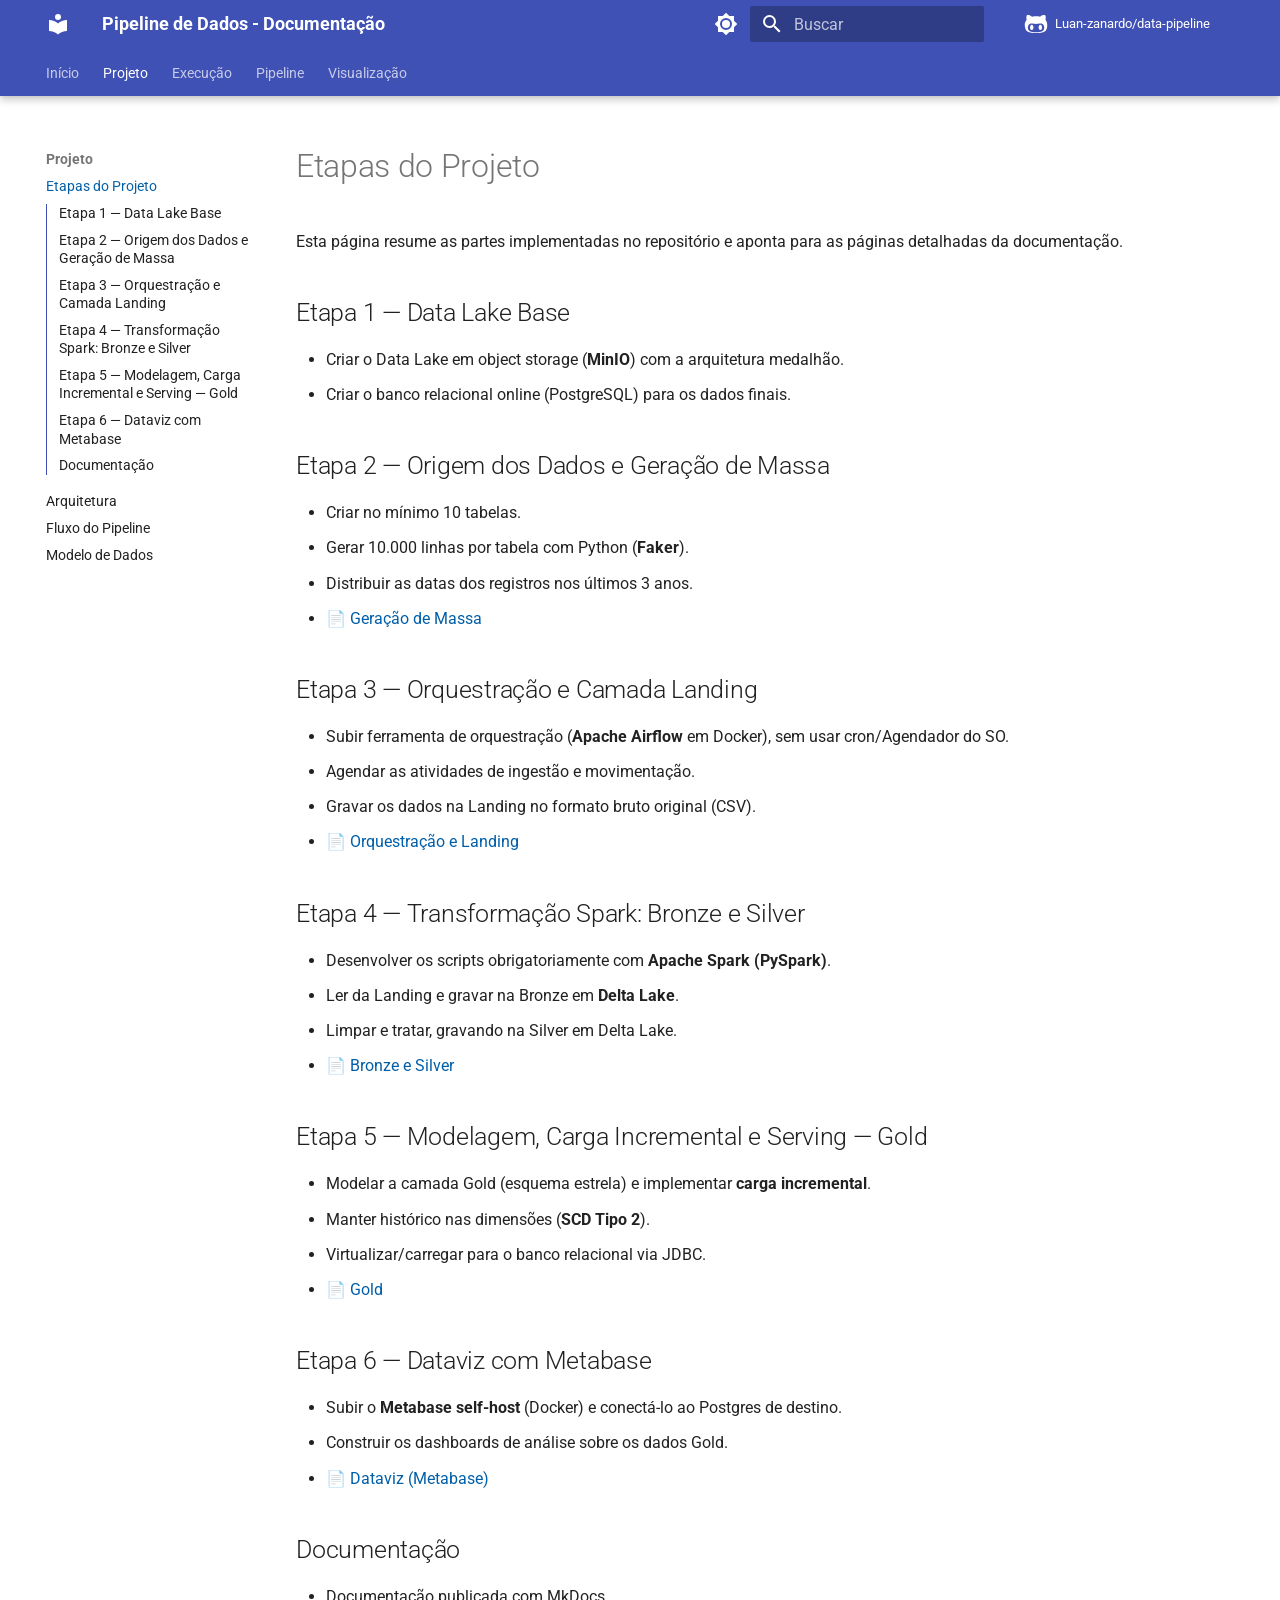
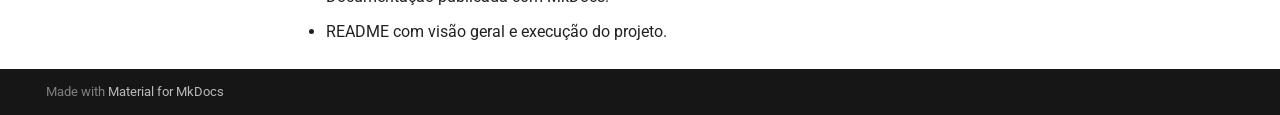
<file: etapas/index.html>
<!doctype html>
<html lang="pt" class="no-js">
  <head>
    
      <meta charset="utf-8">
      <meta name="viewport" content="width=device-width,initial-scale=1">
      
      
      
        <link rel="canonical" href="https://Luan-zanardo.github.io/data-pipeline/etapas/">
      
      
        <link rel="prev" href="..">
      
      
        <link rel="next" href="../arquitetura/">
      
      
      <link rel="icon" href="../assets/images/favicon.png">
      <meta name="generator" content="mkdocs-1.6.1, mkdocs-material-9.6.23">
    
    
      
        <title>Etapas do Projeto - Pipeline de Dados - Documentação</title>
      
    
    
      <link rel="stylesheet" href="../assets/stylesheets/main.84d31ad4.min.css">
      
        
        <link rel="stylesheet" href="../assets/stylesheets/palette.06af60db.min.css">
      
      


    
    
      
    
    
      
        
        
        <link rel="preconnect" href="https://fonts.gstatic.com" crossorigin>
        <link rel="stylesheet" href="https://fonts.googleapis.com/css?family=Roboto:300,300i,400,400i,700,700i%7CRoboto+Mono:400,400i,700,700i&display=fallback">
        <style>:root{--md-text-font:"Roboto";--md-code-font:"Roboto Mono"}</style>
      
    
    
      <link rel="stylesheet" href="../stylesheets/extra.css">
    
    <script>__md_scope=new URL("..",location),__md_hash=e=>[...e].reduce(((e,_)=>(e<<5)-e+_.charCodeAt(0)),0),__md_get=(e,_=localStorage,t=__md_scope)=>JSON.parse(_.getItem(t.pathname+"."+e)),__md_set=(e,_,t=localStorage,a=__md_scope)=>{try{t.setItem(a.pathname+"."+e,JSON.stringify(_))}catch(e){}}</script>
    
      

    
    
    
  </head>
  
  
    
    
      
    
    
    
    
    <body dir="ltr" data-md-color-scheme="default" data-md-color-primary="indigo" data-md-color-accent="indigo">
  
    
    <input class="md-toggle" data-md-toggle="drawer" type="checkbox" id="__drawer" autocomplete="off">
    <input class="md-toggle" data-md-toggle="search" type="checkbox" id="__search" autocomplete="off">
    <label class="md-overlay" for="__drawer"></label>
    <div data-md-component="skip">
      
        
        <a href="#etapas-do-projeto" class="md-skip">
          Ir para o conteúdo
        </a>
      
    </div>
    <div data-md-component="announce">
      
    </div>
    
    
      

  

<header class="md-header md-header--shadow md-header--lifted" data-md-component="header">
  <nav class="md-header__inner md-grid" aria-label="Cabeçalho">
    <a href=".." title="Pipeline de Dados - Documentação" class="md-header__button md-logo" aria-label="Pipeline de Dados - Documentação" data-md-component="logo">
      
  
  <svg xmlns="http://www.w3.org/2000/svg" viewBox="0 0 24 24"><path d="M12 8a3 3 0 0 0 3-3 3 3 0 0 0-3-3 3 3 0 0 0-3 3 3 3 0 0 0 3 3m0 3.54C9.64 9.35 6.5 8 3 8v11c3.5 0 6.64 1.35 9 3.54 2.36-2.19 5.5-3.54 9-3.54V8c-3.5 0-6.64 1.35-9 3.54"/></svg>

    </a>
    <label class="md-header__button md-icon" for="__drawer">
      
      <svg xmlns="http://www.w3.org/2000/svg" viewBox="0 0 24 24"><path d="M3 6h18v2H3zm0 5h18v2H3zm0 5h18v2H3z"/></svg>
    </label>
    <div class="md-header__title" data-md-component="header-title">
      <div class="md-header__ellipsis">
        <div class="md-header__topic">
          <span class="md-ellipsis">
            Pipeline de Dados - Documentação
          </span>
        </div>
        <div class="md-header__topic" data-md-component="header-topic">
          <span class="md-ellipsis">
            
              Etapas do Projeto
            
          </span>
        </div>
      </div>
    </div>
    
      
        <form class="md-header__option" data-md-component="palette">
  
    
    
    
    <input class="md-option" data-md-color-media="" data-md-color-scheme="default" data-md-color-primary="indigo" data-md-color-accent="indigo"  aria-label="Alternar para modo escuro"  type="radio" name="__palette" id="__palette_0">
    
      <label class="md-header__button md-icon" title="Alternar para modo escuro" for="__palette_1" hidden>
        <svg xmlns="http://www.w3.org/2000/svg" viewBox="0 0 24 24"><path d="M12 8a4 4 0 0 0-4 4 4 4 0 0 0 4 4 4 4 0 0 0 4-4 4 4 0 0 0-4-4m0 10a6 6 0 0 1-6-6 6 6 0 0 1 6-6 6 6 0 0 1 6 6 6 6 0 0 1-6 6m8-9.31V4h-4.69L12 .69 8.69 4H4v4.69L.69 12 4 15.31V20h4.69L12 23.31 15.31 20H20v-4.69L23.31 12z"/></svg>
      </label>
    
  
    
    
    
    <input class="md-option" data-md-color-media="" data-md-color-scheme="slate" data-md-color-primary="indigo" data-md-color-accent="indigo"  aria-label="Alternar para modo claro"  type="radio" name="__palette" id="__palette_1">
    
      <label class="md-header__button md-icon" title="Alternar para modo claro" for="__palette_0" hidden>
        <svg xmlns="http://www.w3.org/2000/svg" viewBox="0 0 24 24"><path d="M12 18c-.89 0-1.74-.2-2.5-.55C11.56 16.5 13 14.42 13 12s-1.44-4.5-3.5-5.45C10.26 6.2 11.11 6 12 6a6 6 0 0 1 6 6 6 6 0 0 1-6 6m8-9.31V4h-4.69L12 .69 8.69 4H4v4.69L.69 12 4 15.31V20h4.69L12 23.31 15.31 20H20v-4.69L23.31 12z"/></svg>
      </label>
    
  
</form>
      
    
    
      <script>var palette=__md_get("__palette");if(palette&&palette.color){if("(prefers-color-scheme)"===palette.color.media){var media=matchMedia("(prefers-color-scheme: light)"),input=document.querySelector(media.matches?"[data-md-color-media='(prefers-color-scheme: light)']":"[data-md-color-media='(prefers-color-scheme: dark)']");palette.color.media=input.getAttribute("data-md-color-media"),palette.color.scheme=input.getAttribute("data-md-color-scheme"),palette.color.primary=input.getAttribute("data-md-color-primary"),palette.color.accent=input.getAttribute("data-md-color-accent")}for(var[key,value]of Object.entries(palette.color))document.body.setAttribute("data-md-color-"+key,value)}</script>
    
    
    
      
      
        <label class="md-header__button md-icon" for="__search">
          
          <svg xmlns="http://www.w3.org/2000/svg" viewBox="0 0 24 24"><path d="M9.5 3A6.5 6.5 0 0 1 16 9.5c0 1.61-.59 3.09-1.56 4.23l.27.27h.79l5 5-1.5 1.5-5-5v-.79l-.27-.27A6.52 6.52 0 0 1 9.5 16 6.5 6.5 0 0 1 3 9.5 6.5 6.5 0 0 1 9.5 3m0 2C7 5 5 7 5 9.5S7 14 9.5 14 14 12 14 9.5 12 5 9.5 5"/></svg>
        </label>
        <div class="md-search" data-md-component="search" role="dialog">
  <label class="md-search__overlay" for="__search"></label>
  <div class="md-search__inner" role="search">
    <form class="md-search__form" name="search">
      <input type="text" class="md-search__input" name="query" aria-label="Buscar" placeholder="Buscar" autocapitalize="off" autocorrect="off" autocomplete="off" spellcheck="false" data-md-component="search-query" required>
      <label class="md-search__icon md-icon" for="__search">
        
        <svg xmlns="http://www.w3.org/2000/svg" viewBox="0 0 24 24"><path d="M9.5 3A6.5 6.5 0 0 1 16 9.5c0 1.61-.59 3.09-1.56 4.23l.27.27h.79l5 5-1.5 1.5-5-5v-.79l-.27-.27A6.52 6.52 0 0 1 9.5 16 6.5 6.5 0 0 1 3 9.5 6.5 6.5 0 0 1 9.5 3m0 2C7 5 5 7 5 9.5S7 14 9.5 14 14 12 14 9.5 12 5 9.5 5"/></svg>
        
        <svg xmlns="http://www.w3.org/2000/svg" viewBox="0 0 24 24"><path d="M20 11v2H8l5.5 5.5-1.42 1.42L4.16 12l7.92-7.92L13.5 5.5 8 11z"/></svg>
      </label>
      <nav class="md-search__options" aria-label="Pesquisar">
        
        <button type="reset" class="md-search__icon md-icon" title="Limpar" aria-label="Limpar" tabindex="-1">
          
          <svg xmlns="http://www.w3.org/2000/svg" viewBox="0 0 24 24"><path d="M19 6.41 17.59 5 12 10.59 6.41 5 5 6.41 10.59 12 5 17.59 6.41 19 12 13.41 17.59 19 19 17.59 13.41 12z"/></svg>
        </button>
      </nav>
      
        <div class="md-search__suggest" data-md-component="search-suggest"></div>
      
    </form>
    <div class="md-search__output">
      <div class="md-search__scrollwrap" tabindex="0" data-md-scrollfix>
        <div class="md-search-result" data-md-component="search-result">
          <div class="md-search-result__meta">
            Inicializando a pesquisa
          </div>
          <ol class="md-search-result__list" role="presentation"></ol>
        </div>
      </div>
    </div>
  </div>
</div>
      
    
    
      <div class="md-header__source">
        <a href="https://github.com/Luan-zanardo/data-pipeline" title="Ir ao repositório" class="md-source" data-md-component="source">
  <div class="md-source__icon md-icon">
    
    <svg xmlns="http://www.w3.org/2000/svg" viewBox="0 0 512 512"><!--! Font Awesome Free 7.1.0 by @fontawesome - https://fontawesome.com License - https://fontawesome.com/license/free (Icons: CC BY 4.0, Fonts: SIL OFL 1.1, Code: MIT License) Copyright 2025 Fonticons, Inc.--><path d="M202.1 328.7c0 20.9-10.9 55.1-36.7 55.1s-36.7-34.2-36.7-55.1 10.9-55.1 36.7-55.1 36.7 34.2 36.7 55.1M496 278.2c0 31.9-3.2 65.7-17.5 95-37.9 76.6-142.1 74.8-216.7 74.8-75.8 0-186.2 2.7-225.6-74.8-14.6-29-20.2-63.1-20.2-95 0-41.9 13.9-81.5 41.5-113.6-5.2-15.8-7.7-32.4-7.7-48.8 0-21.5 4.9-32.3 14.6-51.8 45.3 0 74.3 9 108.8 36 29-6.9 58.8-10 88.7-10 27 0 54.2 2.9 80.4 9.2 34-26.7 63-35.2 107.8-35.2 9.8 19.5 14.6 30.3 14.6 51.8 0 16.4-2.6 32.7-7.7 48.2 27.5 32.4 39 72.3 39 114.2m-64.3 50.5c0-43.9-26.7-82.6-73.5-82.6-18.9 0-37 3.4-56 6-14.9 2.3-29.8 3.2-45.1 3.2-15.2 0-30.1-.9-45.1-3.2-18.7-2.6-37-6-56-6-46.8 0-73.5 38.7-73.5 82.6 0 87.8 80.4 101.3 150.4 101.3h48.2c70.3 0 150.6-13.4 150.6-101.3m-82.6-55.1c-25.8 0-36.7 34.2-36.7 55.1s10.9 55.1 36.7 55.1 36.7-34.2 36.7-55.1-10.9-55.1-36.7-55.1"/></svg>
  </div>
  <div class="md-source__repository">
    Luan-zanardo/data-pipeline
  </div>
</a>
      </div>
    
  </nav>
  
    
      
<nav class="md-tabs" aria-label="Abas" data-md-component="tabs">
  <div class="md-grid">
    <ul class="md-tabs__list">
      
        
  
  
  
  
    <li class="md-tabs__item">
      <a href=".." class="md-tabs__link">
        
  
  
    
  
  Início

      </a>
    </li>
  

      
        
  
  
  
    
  
  
    
    
      <li class="md-tabs__item md-tabs__item--active">
        <a href="./" class="md-tabs__link">
          
  
  
  Projeto

        </a>
      </li>
    
  

      
        
  
  
  
  
    
    
      <li class="md-tabs__item">
        <a href="../setup/" class="md-tabs__link">
          
  
  
  Execução

        </a>
      </li>
    
  

      
        
  
  
  
  
    
    
      <li class="md-tabs__item">
        <a href="../geracao-massa/" class="md-tabs__link">
          
  
  
  Pipeline

        </a>
      </li>
    
  

      
        
  
  
  
  
    
    
      <li class="md-tabs__item">
        <a href="../metabase/" class="md-tabs__link">
          
  
  
  Visualização

        </a>
      </li>
    
  

      
    </ul>
  </div>
</nav>
    
  
</header>
    
    <div class="md-container" data-md-component="container">
      
      
        
      
      <main class="md-main" data-md-component="main">
        <div class="md-main__inner md-grid">
          
            
              
              <div class="md-sidebar md-sidebar--primary" data-md-component="sidebar" data-md-type="navigation" >
                <div class="md-sidebar__scrollwrap">
                  <div class="md-sidebar__inner">
                    


  


  

<nav class="md-nav md-nav--primary md-nav--lifted md-nav--integrated" aria-label="Navegação" data-md-level="0">
  <label class="md-nav__title" for="__drawer">
    <a href=".." title="Pipeline de Dados - Documentação" class="md-nav__button md-logo" aria-label="Pipeline de Dados - Documentação" data-md-component="logo">
      
  
  <svg xmlns="http://www.w3.org/2000/svg" viewBox="0 0 24 24"><path d="M12 8a3 3 0 0 0 3-3 3 3 0 0 0-3-3 3 3 0 0 0-3 3 3 3 0 0 0 3 3m0 3.54C9.64 9.35 6.5 8 3 8v11c3.5 0 6.64 1.35 9 3.54 2.36-2.19 5.5-3.54 9-3.54V8c-3.5 0-6.64 1.35-9 3.54"/></svg>

    </a>
    Pipeline de Dados - Documentação
  </label>
  
    <div class="md-nav__source">
      <a href="https://github.com/Luan-zanardo/data-pipeline" title="Ir ao repositório" class="md-source" data-md-component="source">
  <div class="md-source__icon md-icon">
    
    <svg xmlns="http://www.w3.org/2000/svg" viewBox="0 0 512 512"><!--! Font Awesome Free 7.1.0 by @fontawesome - https://fontawesome.com License - https://fontawesome.com/license/free (Icons: CC BY 4.0, Fonts: SIL OFL 1.1, Code: MIT License) Copyright 2025 Fonticons, Inc.--><path d="M202.1 328.7c0 20.9-10.9 55.1-36.7 55.1s-36.7-34.2-36.7-55.1 10.9-55.1 36.7-55.1 36.7 34.2 36.7 55.1M496 278.2c0 31.9-3.2 65.7-17.5 95-37.9 76.6-142.1 74.8-216.7 74.8-75.8 0-186.2 2.7-225.6-74.8-14.6-29-20.2-63.1-20.2-95 0-41.9 13.9-81.5 41.5-113.6-5.2-15.8-7.7-32.4-7.7-48.8 0-21.5 4.9-32.3 14.6-51.8 45.3 0 74.3 9 108.8 36 29-6.9 58.8-10 88.7-10 27 0 54.2 2.9 80.4 9.2 34-26.7 63-35.2 107.8-35.2 9.8 19.5 14.6 30.3 14.6 51.8 0 16.4-2.6 32.7-7.7 48.2 27.5 32.4 39 72.3 39 114.2m-64.3 50.5c0-43.9-26.7-82.6-73.5-82.6-18.9 0-37 3.4-56 6-14.9 2.3-29.8 3.2-45.1 3.2-15.2 0-30.1-.9-45.1-3.2-18.7-2.6-37-6-56-6-46.8 0-73.5 38.7-73.5 82.6 0 87.8 80.4 101.3 150.4 101.3h48.2c70.3 0 150.6-13.4 150.6-101.3m-82.6-55.1c-25.8 0-36.7 34.2-36.7 55.1s10.9 55.1 36.7 55.1 36.7-34.2 36.7-55.1-10.9-55.1-36.7-55.1"/></svg>
  </div>
  <div class="md-source__repository">
    Luan-zanardo/data-pipeline
  </div>
</a>
    </div>
  
  <ul class="md-nav__list" data-md-scrollfix>
    
      
      
  
  
  
  
    <li class="md-nav__item">
      <a href=".." class="md-nav__link">
        
  
  
  <span class="md-ellipsis">
    Início
    
  </span>
  

      </a>
    </li>
  

    
      
      
  
  
    
  
  
  
    
    
    
    
      
        
        
      
      
        
      
    
    
    <li class="md-nav__item md-nav__item--active md-nav__item--section md-nav__item--nested">
      
        
        
        <input class="md-nav__toggle md-toggle " type="checkbox" id="__nav_2" checked>
        
          
          <label class="md-nav__link" for="__nav_2" id="__nav_2_label" tabindex="">
            
  
  
  <span class="md-ellipsis">
    Projeto
    
  </span>
  

            <span class="md-nav__icon md-icon"></span>
          </label>
        
        <nav class="md-nav" data-md-level="1" aria-labelledby="__nav_2_label" aria-expanded="true">
          <label class="md-nav__title" for="__nav_2">
            <span class="md-nav__icon md-icon"></span>
            Projeto
          </label>
          <ul class="md-nav__list" data-md-scrollfix>
            
              
                
  
  
    
  
  
  
    <li class="md-nav__item md-nav__item--active">
      
      <input class="md-nav__toggle md-toggle" type="checkbox" id="__toc">
      
      
        
      
      
        <label class="md-nav__link md-nav__link--active" for="__toc">
          
  
  
  <span class="md-ellipsis">
    Etapas do Projeto
    
  </span>
  

          <span class="md-nav__icon md-icon"></span>
        </label>
      
      <a href="./" class="md-nav__link md-nav__link--active">
        
  
  
  <span class="md-ellipsis">
    Etapas do Projeto
    
  </span>
  

      </a>
      
        

<nav class="md-nav md-nav--secondary" aria-label="Índice">
  
  
  
    
  
  
    <label class="md-nav__title" for="__toc">
      <span class="md-nav__icon md-icon"></span>
      Índice
    </label>
    <ul class="md-nav__list" data-md-component="toc" data-md-scrollfix>
      
        <li class="md-nav__item">
  <a href="#etapa-1-data-lake-base" class="md-nav__link">
    <span class="md-ellipsis">
      Etapa 1 — Data Lake Base
    </span>
  </a>
  
</li>
      
        <li class="md-nav__item">
  <a href="#etapa-2-origem-dos-dados-e-geracao-de-massa" class="md-nav__link">
    <span class="md-ellipsis">
      Etapa 2 — Origem dos Dados e Geração de Massa
    </span>
  </a>
  
</li>
      
        <li class="md-nav__item">
  <a href="#etapa-3-orquestracao-e-camada-landing" class="md-nav__link">
    <span class="md-ellipsis">
      Etapa 3 — Orquestração e Camada Landing
    </span>
  </a>
  
</li>
      
        <li class="md-nav__item">
  <a href="#etapa-4-transformacao-spark-bronze-e-silver" class="md-nav__link">
    <span class="md-ellipsis">
      Etapa 4 — Transformação Spark: Bronze e Silver
    </span>
  </a>
  
</li>
      
        <li class="md-nav__item">
  <a href="#etapa-5-modelagem-carga-incremental-e-serving-gold" class="md-nav__link">
    <span class="md-ellipsis">
      Etapa 5 — Modelagem, Carga Incremental e Serving — Gold
    </span>
  </a>
  
</li>
      
        <li class="md-nav__item">
  <a href="#etapa-6-dataviz-com-metabase" class="md-nav__link">
    <span class="md-ellipsis">
      Etapa 6 — Dataviz com Metabase
    </span>
  </a>
  
</li>
      
        <li class="md-nav__item">
  <a href="#documentacao" class="md-nav__link">
    <span class="md-ellipsis">
      Documentação
    </span>
  </a>
  
</li>
      
    </ul>
  
</nav>
      
    </li>
  

              
            
              
                
  
  
  
  
    <li class="md-nav__item">
      <a href="../arquitetura/" class="md-nav__link">
        
  
  
  <span class="md-ellipsis">
    Arquitetura
    
  </span>
  

      </a>
    </li>
  

              
            
              
                
  
  
  
  
    <li class="md-nav__item">
      <a href="../pipeline/" class="md-nav__link">
        
  
  
  <span class="md-ellipsis">
    Fluxo do Pipeline
    
  </span>
  

      </a>
    </li>
  

              
            
              
                
  
  
  
  
    <li class="md-nav__item">
      <a href="../modelo-dados/" class="md-nav__link">
        
  
  
  <span class="md-ellipsis">
    Modelo de Dados
    
  </span>
  

      </a>
    </li>
  

              
            
          </ul>
        </nav>
      
    </li>
  

    
      
      
  
  
  
  
    
    
    
    
      
      
        
      
    
    
    <li class="md-nav__item md-nav__item--nested">
      
        
        
        <input class="md-nav__toggle md-toggle " type="checkbox" id="__nav_3" >
        
          
          <label class="md-nav__link" for="__nav_3" id="__nav_3_label" tabindex="0">
            
  
  
  <span class="md-ellipsis">
    Execução
    
  </span>
  

            <span class="md-nav__icon md-icon"></span>
          </label>
        
        <nav class="md-nav" data-md-level="1" aria-labelledby="__nav_3_label" aria-expanded="false">
          <label class="md-nav__title" for="__nav_3">
            <span class="md-nav__icon md-icon"></span>
            Execução
          </label>
          <ul class="md-nav__list" data-md-scrollfix>
            
              
                
  
  
  
  
    <li class="md-nav__item">
      <a href="../setup/" class="md-nav__link">
        
  
  
  <span class="md-ellipsis">
    Setup e Execução
    
  </span>
  

      </a>
    </li>
  

              
            
              
                
  
  
  
  
    <li class="md-nav__item">
      <a href="../como-executar/" class="md-nav__link">
        
  
  
  <span class="md-ellipsis">
    Como Executar
    
  </span>
  

      </a>
    </li>
  

              
            
          </ul>
        </nav>
      
    </li>
  

    
      
      
  
  
  
  
    
    
    
    
      
      
        
      
    
    
    <li class="md-nav__item md-nav__item--nested">
      
        
        
        <input class="md-nav__toggle md-toggle " type="checkbox" id="__nav_4" >
        
          
          <label class="md-nav__link" for="__nav_4" id="__nav_4_label" tabindex="0">
            
  
  
  <span class="md-ellipsis">
    Pipeline
    
  </span>
  

            <span class="md-nav__icon md-icon"></span>
          </label>
        
        <nav class="md-nav" data-md-level="1" aria-labelledby="__nav_4_label" aria-expanded="false">
          <label class="md-nav__title" for="__nav_4">
            <span class="md-nav__icon md-icon"></span>
            Pipeline
          </label>
          <ul class="md-nav__list" data-md-scrollfix>
            
              
                
  
  
  
  
    <li class="md-nav__item">
      <a href="../geracao-massa/" class="md-nav__link">
        
  
  
  <span class="md-ellipsis">
    Geração de Massa
    
  </span>
  

      </a>
    </li>
  

              
            
              
                
  
  
  
  
    <li class="md-nav__item">
      <a href="../orquestracao/" class="md-nav__link">
        
  
  
  <span class="md-ellipsis">
    Orquestração e Landing
    
  </span>
  

      </a>
    </li>
  

              
            
              
                
  
  
  
  
    <li class="md-nav__item">
      <a href="../bronze-silver/" class="md-nav__link">
        
  
  
  <span class="md-ellipsis">
    Bronze e Silver
    
  </span>
  

      </a>
    </li>
  

              
            
              
                
  
  
  
  
    <li class="md-nav__item">
      <a href="../gold/" class="md-nav__link">
        
  
  
  <span class="md-ellipsis">
    Gold
    
  </span>
  

      </a>
    </li>
  

              
            
          </ul>
        </nav>
      
    </li>
  

    
      
      
  
  
  
  
    
    
    
    
      
      
        
      
    
    
    <li class="md-nav__item md-nav__item--nested">
      
        
        
        <input class="md-nav__toggle md-toggle " type="checkbox" id="__nav_5" >
        
          
          <label class="md-nav__link" for="__nav_5" id="__nav_5_label" tabindex="0">
            
  
  
  <span class="md-ellipsis">
    Visualização
    
  </span>
  

            <span class="md-nav__icon md-icon"></span>
          </label>
        
        <nav class="md-nav" data-md-level="1" aria-labelledby="__nav_5_label" aria-expanded="false">
          <label class="md-nav__title" for="__nav_5">
            <span class="md-nav__icon md-icon"></span>
            Visualização
          </label>
          <ul class="md-nav__list" data-md-scrollfix>
            
              
                
  
  
  
  
    <li class="md-nav__item">
      <a href="../metabase/" class="md-nav__link">
        
  
  
  <span class="md-ellipsis">
    Metabase
    
  </span>
  

      </a>
    </li>
  

              
            
          </ul>
        </nav>
      
    </li>
  

    
  </ul>
</nav>
                  </div>
                </div>
              </div>
            
            
          
          
            <div class="md-content" data-md-component="content">
              <article class="md-content__inner md-typeset">
                
                  


  
  


<h1 id="etapas-do-projeto">Etapas do Projeto</h1>
<p>Esta página resume as partes implementadas no repositório e aponta para as
páginas detalhadas da documentação.</p>
<h2 id="etapa-1-data-lake-base">Etapa 1 — Data Lake Base</h2>
<ul>
<li>Criar o Data Lake em object storage (<strong>MinIO</strong>) com a arquitetura medalhão.</li>
<li>Criar o banco relacional online (PostgreSQL) para os dados finais.</li>
</ul>
<h2 id="etapa-2-origem-dos-dados-e-geracao-de-massa">Etapa 2 — Origem dos Dados e Geração de Massa</h2>
<ul>
<li>Criar no mínimo 10 tabelas.</li>
<li>Gerar 10.000 linhas por tabela com Python (<strong>Faker</strong>).</li>
<li>Distribuir as datas dos registros nos últimos 3 anos.</li>
<li>📄 <a href="../geracao-massa/">Geração de Massa</a></li>
</ul>
<h2 id="etapa-3-orquestracao-e-camada-landing">Etapa 3 — Orquestração e Camada Landing</h2>
<ul>
<li>Subir ferramenta de orquestração (<strong>Apache Airflow</strong> em Docker), sem usar
  cron/Agendador do SO.</li>
<li>Agendar as atividades de ingestão e movimentação.</li>
<li>Gravar os dados na Landing no formato bruto original (CSV).</li>
<li>📄 <a href="../orquestracao/">Orquestração e Landing</a></li>
</ul>
<h2 id="etapa-4-transformacao-spark-bronze-e-silver">Etapa 4 — Transformação Spark: Bronze e Silver</h2>
<ul>
<li>Desenvolver os scripts obrigatoriamente com <strong>Apache Spark (PySpark)</strong>.</li>
<li>Ler da Landing e gravar na Bronze em <strong>Delta Lake</strong>.</li>
<li>Limpar e tratar, gravando na Silver em Delta Lake.</li>
<li>📄 <a href="../bronze-silver/">Bronze e Silver</a></li>
</ul>
<h2 id="etapa-5-modelagem-carga-incremental-e-serving-gold">Etapa 5 — Modelagem, Carga Incremental e Serving — Gold</h2>
<ul>
<li>Modelar a camada Gold (esquema estrela) e implementar <strong>carga incremental</strong>.</li>
<li>Manter histórico nas dimensões (<strong>SCD Tipo 2</strong>).</li>
<li>Virtualizar/carregar para o banco relacional via JDBC.</li>
<li>📄 <a href="../gold/">Gold</a></li>
</ul>
<h2 id="etapa-6-dataviz-com-metabase">Etapa 6 — Dataviz com Metabase</h2>
<ul>
<li>Subir o <strong>Metabase self-host</strong> (Docker) e conectá-lo ao Postgres de destino.</li>
<li>Construir os dashboards de análise sobre os dados Gold.</li>
<li>📄 <a href="../metabase/">Dataviz (Metabase)</a></li>
</ul>
<h2 id="documentacao">Documentação</h2>
<ul>
<li>Documentação publicada com MkDocs.</li>
<li>README com visão geral e execução do projeto.</li>
</ul>












                
              </article>
            </div>
          
          
  <script>var tabs=__md_get("__tabs");if(Array.isArray(tabs))e:for(var set of document.querySelectorAll(".tabbed-set")){var labels=set.querySelector(".tabbed-labels");for(var tab of tabs)for(var label of labels.getElementsByTagName("label"))if(label.innerText.trim()===tab){var input=document.getElementById(label.htmlFor);input.checked=!0;continue e}}</script>

<script>var target=document.getElementById(location.hash.slice(1));target&&target.name&&(target.checked=target.name.startsWith("__tabbed_"))</script>
        </div>
        
          <button type="button" class="md-top md-icon" data-md-component="top" hidden>
  
  <svg xmlns="http://www.w3.org/2000/svg" viewBox="0 0 24 24"><path d="M13 20h-2V8l-5.5 5.5-1.42-1.42L12 4.16l7.92 7.92-1.42 1.42L13 8z"/></svg>
  Voltar ao topo
</button>
        
      </main>
      
        <footer class="md-footer">
  
  <div class="md-footer-meta md-typeset">
    <div class="md-footer-meta__inner md-grid">
      <div class="md-copyright">
  
  
    Made with
    <a href="https://squidfunk.github.io/mkdocs-material/" target="_blank" rel="noopener">
      Material for MkDocs
    </a>
  
</div>
      
    </div>
  </div>
</footer>
      
    </div>
    <div class="md-dialog" data-md-component="dialog">
      <div class="md-dialog__inner md-typeset"></div>
    </div>
    
    
    
      
      <script id="__config" type="application/json">{"base": "..", "features": ["navigation.tabs", "navigation.tabs.sticky", "navigation.sections", "toc.integrate", "navigation.top", "search.suggest", "search.highlight", "content.tabs.link", "content.code.annotation", "content.code.copy"], "search": "../assets/javascripts/workers/search.973d3a69.min.js", "tags": null, "translations": {"clipboard.copied": "Copiado para \u00e1rea de transfer\u00eancia", "clipboard.copy": "Copiar para \u00e1rea de transfer\u00eancia", "search.result.more.one": "Mais 1 nesta p\u00e1gina", "search.result.more.other": "Mais # nesta p\u00e1gina", "search.result.none": "Nenhum resultado encontrado", "search.result.one": "1 resultado encontrado", "search.result.other": "# resultados encontrados", "search.result.placeholder": "Digite para iniciar a busca", "search.result.term.missing": "Ausente", "select.version": "Selecione a vers\u00e3o"}, "version": null}</script>
    
    
      <script src="../assets/javascripts/bundle.f55a23d4.min.js"></script>
      
    
  </body>
</html>
</file>
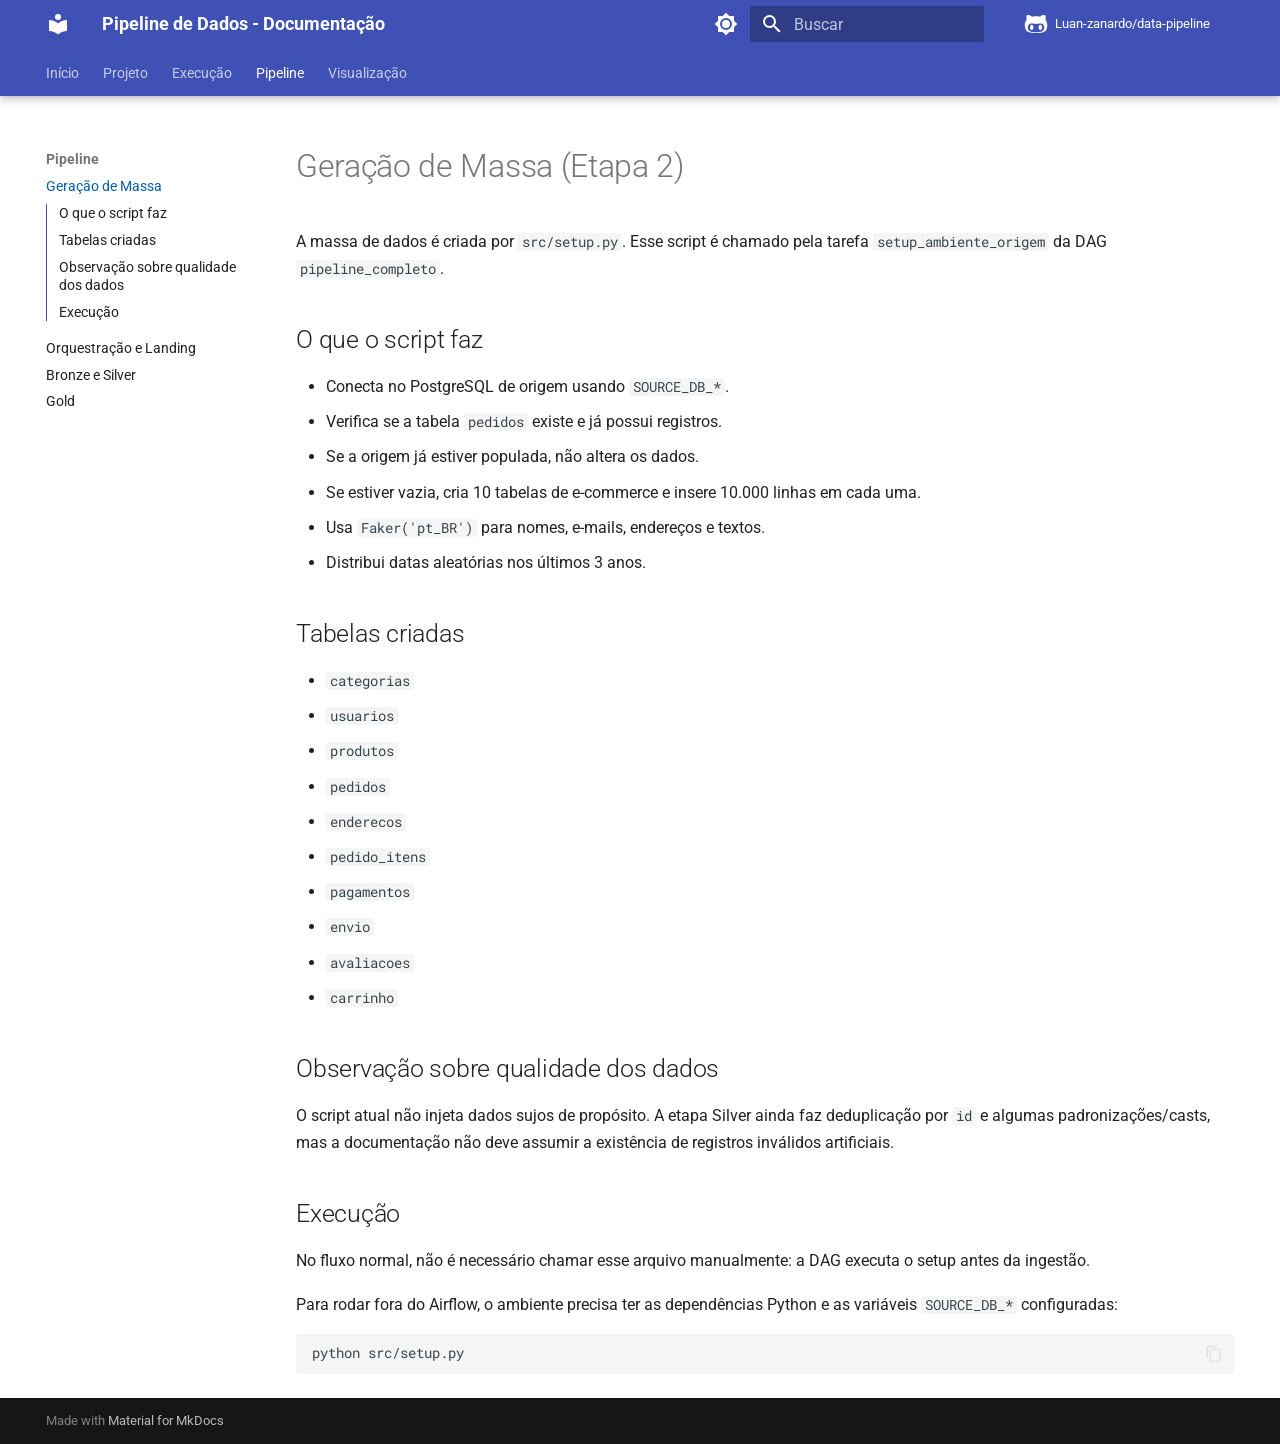
<file: geracao-massa/index.html>
<!doctype html>
<html lang="pt" class="no-js">
  <head>
    
      <meta charset="utf-8">
      <meta name="viewport" content="width=device-width,initial-scale=1">
      
      
      
        <link rel="canonical" href="https://Luan-zanardo.github.io/data-pipeline/geracao-massa/">
      
      
        <link rel="prev" href="../como-executar/">
      
      
        <link rel="next" href="../orquestracao/">
      
      
      <link rel="icon" href="../assets/images/favicon.png">
      <meta name="generator" content="mkdocs-1.6.1, mkdocs-material-9.6.23">
    
    
      
        <title>Geração de Massa - Pipeline de Dados - Documentação</title>
      
    
    
      <link rel="stylesheet" href="../assets/stylesheets/main.84d31ad4.min.css">
      
        
        <link rel="stylesheet" href="../assets/stylesheets/palette.06af60db.min.css">
      
      


    
    
      
    
    
      
        
        
        <link rel="preconnect" href="https://fonts.gstatic.com" crossorigin>
        <link rel="stylesheet" href="https://fonts.googleapis.com/css?family=Roboto:300,300i,400,400i,700,700i%7CRoboto+Mono:400,400i,700,700i&display=fallback">
        <style>:root{--md-text-font:"Roboto";--md-code-font:"Roboto Mono"}</style>
      
    
    
      <link rel="stylesheet" href="../stylesheets/extra.css">
    
    <script>__md_scope=new URL("..",location),__md_hash=e=>[...e].reduce(((e,_)=>(e<<5)-e+_.charCodeAt(0)),0),__md_get=(e,_=localStorage,t=__md_scope)=>JSON.parse(_.getItem(t.pathname+"."+e)),__md_set=(e,_,t=localStorage,a=__md_scope)=>{try{t.setItem(a.pathname+"."+e,JSON.stringify(_))}catch(e){}}</script>
    
      

    
    
    
  </head>
  
  
    
    
      
    
    
    
    
    <body dir="ltr" data-md-color-scheme="default" data-md-color-primary="indigo" data-md-color-accent="indigo">
  
    
    <input class="md-toggle" data-md-toggle="drawer" type="checkbox" id="__drawer" autocomplete="off">
    <input class="md-toggle" data-md-toggle="search" type="checkbox" id="__search" autocomplete="off">
    <label class="md-overlay" for="__drawer"></label>
    <div data-md-component="skip">
      
        
        <a href="#geracao-de-massa-etapa-2" class="md-skip">
          Ir para o conteúdo
        </a>
      
    </div>
    <div data-md-component="announce">
      
    </div>
    
    
      

  

<header class="md-header md-header--shadow md-header--lifted" data-md-component="header">
  <nav class="md-header__inner md-grid" aria-label="Cabeçalho">
    <a href=".." title="Pipeline de Dados - Documentação" class="md-header__button md-logo" aria-label="Pipeline de Dados - Documentação" data-md-component="logo">
      
  
  <svg xmlns="http://www.w3.org/2000/svg" viewBox="0 0 24 24"><path d="M12 8a3 3 0 0 0 3-3 3 3 0 0 0-3-3 3 3 0 0 0-3 3 3 3 0 0 0 3 3m0 3.54C9.64 9.35 6.5 8 3 8v11c3.5 0 6.64 1.35 9 3.54 2.36-2.19 5.5-3.54 9-3.54V8c-3.5 0-6.64 1.35-9 3.54"/></svg>

    </a>
    <label class="md-header__button md-icon" for="__drawer">
      
      <svg xmlns="http://www.w3.org/2000/svg" viewBox="0 0 24 24"><path d="M3 6h18v2H3zm0 5h18v2H3zm0 5h18v2H3z"/></svg>
    </label>
    <div class="md-header__title" data-md-component="header-title">
      <div class="md-header__ellipsis">
        <div class="md-header__topic">
          <span class="md-ellipsis">
            Pipeline de Dados - Documentação
          </span>
        </div>
        <div class="md-header__topic" data-md-component="header-topic">
          <span class="md-ellipsis">
            
              Geração de Massa
            
          </span>
        </div>
      </div>
    </div>
    
      
        <form class="md-header__option" data-md-component="palette">
  
    
    
    
    <input class="md-option" data-md-color-media="" data-md-color-scheme="default" data-md-color-primary="indigo" data-md-color-accent="indigo"  aria-label="Alternar para modo escuro"  type="radio" name="__palette" id="__palette_0">
    
      <label class="md-header__button md-icon" title="Alternar para modo escuro" for="__palette_1" hidden>
        <svg xmlns="http://www.w3.org/2000/svg" viewBox="0 0 24 24"><path d="M12 8a4 4 0 0 0-4 4 4 4 0 0 0 4 4 4 4 0 0 0 4-4 4 4 0 0 0-4-4m0 10a6 6 0 0 1-6-6 6 6 0 0 1 6-6 6 6 0 0 1 6 6 6 6 0 0 1-6 6m8-9.31V4h-4.69L12 .69 8.69 4H4v4.69L.69 12 4 15.31V20h4.69L12 23.31 15.31 20H20v-4.69L23.31 12z"/></svg>
      </label>
    
  
    
    
    
    <input class="md-option" data-md-color-media="" data-md-color-scheme="slate" data-md-color-primary="indigo" data-md-color-accent="indigo"  aria-label="Alternar para modo claro"  type="radio" name="__palette" id="__palette_1">
    
      <label class="md-header__button md-icon" title="Alternar para modo claro" for="__palette_0" hidden>
        <svg xmlns="http://www.w3.org/2000/svg" viewBox="0 0 24 24"><path d="M12 18c-.89 0-1.74-.2-2.5-.55C11.56 16.5 13 14.42 13 12s-1.44-4.5-3.5-5.45C10.26 6.2 11.11 6 12 6a6 6 0 0 1 6 6 6 6 0 0 1-6 6m8-9.31V4h-4.69L12 .69 8.69 4H4v4.69L.69 12 4 15.31V20h4.69L12 23.31 15.31 20H20v-4.69L23.31 12z"/></svg>
      </label>
    
  
</form>
      
    
    
      <script>var palette=__md_get("__palette");if(palette&&palette.color){if("(prefers-color-scheme)"===palette.color.media){var media=matchMedia("(prefers-color-scheme: light)"),input=document.querySelector(media.matches?"[data-md-color-media='(prefers-color-scheme: light)']":"[data-md-color-media='(prefers-color-scheme: dark)']");palette.color.media=input.getAttribute("data-md-color-media"),palette.color.scheme=input.getAttribute("data-md-color-scheme"),palette.color.primary=input.getAttribute("data-md-color-primary"),palette.color.accent=input.getAttribute("data-md-color-accent")}for(var[key,value]of Object.entries(palette.color))document.body.setAttribute("data-md-color-"+key,value)}</script>
    
    
    
      
      
        <label class="md-header__button md-icon" for="__search">
          
          <svg xmlns="http://www.w3.org/2000/svg" viewBox="0 0 24 24"><path d="M9.5 3A6.5 6.5 0 0 1 16 9.5c0 1.61-.59 3.09-1.56 4.23l.27.27h.79l5 5-1.5 1.5-5-5v-.79l-.27-.27A6.52 6.52 0 0 1 9.5 16 6.5 6.5 0 0 1 3 9.5 6.5 6.5 0 0 1 9.5 3m0 2C7 5 5 7 5 9.5S7 14 9.5 14 14 12 14 9.5 12 5 9.5 5"/></svg>
        </label>
        <div class="md-search" data-md-component="search" role="dialog">
  <label class="md-search__overlay" for="__search"></label>
  <div class="md-search__inner" role="search">
    <form class="md-search__form" name="search">
      <input type="text" class="md-search__input" name="query" aria-label="Buscar" placeholder="Buscar" autocapitalize="off" autocorrect="off" autocomplete="off" spellcheck="false" data-md-component="search-query" required>
      <label class="md-search__icon md-icon" for="__search">
        
        <svg xmlns="http://www.w3.org/2000/svg" viewBox="0 0 24 24"><path d="M9.5 3A6.5 6.5 0 0 1 16 9.5c0 1.61-.59 3.09-1.56 4.23l.27.27h.79l5 5-1.5 1.5-5-5v-.79l-.27-.27A6.52 6.52 0 0 1 9.5 16 6.5 6.5 0 0 1 3 9.5 6.5 6.5 0 0 1 9.5 3m0 2C7 5 5 7 5 9.5S7 14 9.5 14 14 12 14 9.5 12 5 9.5 5"/></svg>
        
        <svg xmlns="http://www.w3.org/2000/svg" viewBox="0 0 24 24"><path d="M20 11v2H8l5.5 5.5-1.42 1.42L4.16 12l7.92-7.92L13.5 5.5 8 11z"/></svg>
      </label>
      <nav class="md-search__options" aria-label="Pesquisar">
        
        <button type="reset" class="md-search__icon md-icon" title="Limpar" aria-label="Limpar" tabindex="-1">
          
          <svg xmlns="http://www.w3.org/2000/svg" viewBox="0 0 24 24"><path d="M19 6.41 17.59 5 12 10.59 6.41 5 5 6.41 10.59 12 5 17.59 6.41 19 12 13.41 17.59 19 19 17.59 13.41 12z"/></svg>
        </button>
      </nav>
      
        <div class="md-search__suggest" data-md-component="search-suggest"></div>
      
    </form>
    <div class="md-search__output">
      <div class="md-search__scrollwrap" tabindex="0" data-md-scrollfix>
        <div class="md-search-result" data-md-component="search-result">
          <div class="md-search-result__meta">
            Inicializando a pesquisa
          </div>
          <ol class="md-search-result__list" role="presentation"></ol>
        </div>
      </div>
    </div>
  </div>
</div>
      
    
    
      <div class="md-header__source">
        <a href="https://github.com/Luan-zanardo/data-pipeline" title="Ir ao repositório" class="md-source" data-md-component="source">
  <div class="md-source__icon md-icon">
    
    <svg xmlns="http://www.w3.org/2000/svg" viewBox="0 0 512 512"><!--! Font Awesome Free 7.1.0 by @fontawesome - https://fontawesome.com License - https://fontawesome.com/license/free (Icons: CC BY 4.0, Fonts: SIL OFL 1.1, Code: MIT License) Copyright 2025 Fonticons, Inc.--><path d="M202.1 328.7c0 20.9-10.9 55.1-36.7 55.1s-36.7-34.2-36.7-55.1 10.9-55.1 36.7-55.1 36.7 34.2 36.7 55.1M496 278.2c0 31.9-3.2 65.7-17.5 95-37.9 76.6-142.1 74.8-216.7 74.8-75.8 0-186.2 2.7-225.6-74.8-14.6-29-20.2-63.1-20.2-95 0-41.9 13.9-81.5 41.5-113.6-5.2-15.8-7.7-32.4-7.7-48.8 0-21.5 4.9-32.3 14.6-51.8 45.3 0 74.3 9 108.8 36 29-6.9 58.8-10 88.7-10 27 0 54.2 2.9 80.4 9.2 34-26.7 63-35.2 107.8-35.2 9.8 19.5 14.6 30.3 14.6 51.8 0 16.4-2.6 32.7-7.7 48.2 27.5 32.4 39 72.3 39 114.2m-64.3 50.5c0-43.9-26.7-82.6-73.5-82.6-18.9 0-37 3.4-56 6-14.9 2.3-29.8 3.2-45.1 3.2-15.2 0-30.1-.9-45.1-3.2-18.7-2.6-37-6-56-6-46.8 0-73.5 38.7-73.5 82.6 0 87.8 80.4 101.3 150.4 101.3h48.2c70.3 0 150.6-13.4 150.6-101.3m-82.6-55.1c-25.8 0-36.7 34.2-36.7 55.1s10.9 55.1 36.7 55.1 36.7-34.2 36.7-55.1-10.9-55.1-36.7-55.1"/></svg>
  </div>
  <div class="md-source__repository">
    Luan-zanardo/data-pipeline
  </div>
</a>
      </div>
    
  </nav>
  
    
      
<nav class="md-tabs" aria-label="Abas" data-md-component="tabs">
  <div class="md-grid">
    <ul class="md-tabs__list">
      
        
  
  
  
  
    <li class="md-tabs__item">
      <a href=".." class="md-tabs__link">
        
  
  
    
  
  Início

      </a>
    </li>
  

      
        
  
  
  
  
    
    
      <li class="md-tabs__item">
        <a href="../etapas/" class="md-tabs__link">
          
  
  
  Projeto

        </a>
      </li>
    
  

      
        
  
  
  
  
    
    
      <li class="md-tabs__item">
        <a href="../setup/" class="md-tabs__link">
          
  
  
  Execução

        </a>
      </li>
    
  

      
        
  
  
  
    
  
  
    
    
      <li class="md-tabs__item md-tabs__item--active">
        <a href="./" class="md-tabs__link">
          
  
  
  Pipeline

        </a>
      </li>
    
  

      
        
  
  
  
  
    
    
      <li class="md-tabs__item">
        <a href="../metabase/" class="md-tabs__link">
          
  
  
  Visualização

        </a>
      </li>
    
  

      
    </ul>
  </div>
</nav>
    
  
</header>
    
    <div class="md-container" data-md-component="container">
      
      
        
      
      <main class="md-main" data-md-component="main">
        <div class="md-main__inner md-grid">
          
            
              
              <div class="md-sidebar md-sidebar--primary" data-md-component="sidebar" data-md-type="navigation" >
                <div class="md-sidebar__scrollwrap">
                  <div class="md-sidebar__inner">
                    


  


  

<nav class="md-nav md-nav--primary md-nav--lifted md-nav--integrated" aria-label="Navegação" data-md-level="0">
  <label class="md-nav__title" for="__drawer">
    <a href=".." title="Pipeline de Dados - Documentação" class="md-nav__button md-logo" aria-label="Pipeline de Dados - Documentação" data-md-component="logo">
      
  
  <svg xmlns="http://www.w3.org/2000/svg" viewBox="0 0 24 24"><path d="M12 8a3 3 0 0 0 3-3 3 3 0 0 0-3-3 3 3 0 0 0-3 3 3 3 0 0 0 3 3m0 3.54C9.64 9.35 6.5 8 3 8v11c3.5 0 6.64 1.35 9 3.54 2.36-2.19 5.5-3.54 9-3.54V8c-3.5 0-6.64 1.35-9 3.54"/></svg>

    </a>
    Pipeline de Dados - Documentação
  </label>
  
    <div class="md-nav__source">
      <a href="https://github.com/Luan-zanardo/data-pipeline" title="Ir ao repositório" class="md-source" data-md-component="source">
  <div class="md-source__icon md-icon">
    
    <svg xmlns="http://www.w3.org/2000/svg" viewBox="0 0 512 512"><!--! Font Awesome Free 7.1.0 by @fontawesome - https://fontawesome.com License - https://fontawesome.com/license/free (Icons: CC BY 4.0, Fonts: SIL OFL 1.1, Code: MIT License) Copyright 2025 Fonticons, Inc.--><path d="M202.1 328.7c0 20.9-10.9 55.1-36.7 55.1s-36.7-34.2-36.7-55.1 10.9-55.1 36.7-55.1 36.7 34.2 36.7 55.1M496 278.2c0 31.9-3.2 65.7-17.5 95-37.9 76.6-142.1 74.8-216.7 74.8-75.8 0-186.2 2.7-225.6-74.8-14.6-29-20.2-63.1-20.2-95 0-41.9 13.9-81.5 41.5-113.6-5.2-15.8-7.7-32.4-7.7-48.8 0-21.5 4.9-32.3 14.6-51.8 45.3 0 74.3 9 108.8 36 29-6.9 58.8-10 88.7-10 27 0 54.2 2.9 80.4 9.2 34-26.7 63-35.2 107.8-35.2 9.8 19.5 14.6 30.3 14.6 51.8 0 16.4-2.6 32.7-7.7 48.2 27.5 32.4 39 72.3 39 114.2m-64.3 50.5c0-43.9-26.7-82.6-73.5-82.6-18.9 0-37 3.4-56 6-14.9 2.3-29.8 3.2-45.1 3.2-15.2 0-30.1-.9-45.1-3.2-18.7-2.6-37-6-56-6-46.8 0-73.5 38.7-73.5 82.6 0 87.8 80.4 101.3 150.4 101.3h48.2c70.3 0 150.6-13.4 150.6-101.3m-82.6-55.1c-25.8 0-36.7 34.2-36.7 55.1s10.9 55.1 36.7 55.1 36.7-34.2 36.7-55.1-10.9-55.1-36.7-55.1"/></svg>
  </div>
  <div class="md-source__repository">
    Luan-zanardo/data-pipeline
  </div>
</a>
    </div>
  
  <ul class="md-nav__list" data-md-scrollfix>
    
      
      
  
  
  
  
    <li class="md-nav__item">
      <a href=".." class="md-nav__link">
        
  
  
  <span class="md-ellipsis">
    Início
    
  </span>
  

      </a>
    </li>
  

    
      
      
  
  
  
  
    
    
    
    
      
      
        
      
    
    
    <li class="md-nav__item md-nav__item--nested">
      
        
        
        <input class="md-nav__toggle md-toggle " type="checkbox" id="__nav_2" >
        
          
          <label class="md-nav__link" for="__nav_2" id="__nav_2_label" tabindex="0">
            
  
  
  <span class="md-ellipsis">
    Projeto
    
  </span>
  

            <span class="md-nav__icon md-icon"></span>
          </label>
        
        <nav class="md-nav" data-md-level="1" aria-labelledby="__nav_2_label" aria-expanded="false">
          <label class="md-nav__title" for="__nav_2">
            <span class="md-nav__icon md-icon"></span>
            Projeto
          </label>
          <ul class="md-nav__list" data-md-scrollfix>
            
              
                
  
  
  
  
    <li class="md-nav__item">
      <a href="../etapas/" class="md-nav__link">
        
  
  
  <span class="md-ellipsis">
    Etapas do Projeto
    
  </span>
  

      </a>
    </li>
  

              
            
              
                
  
  
  
  
    <li class="md-nav__item">
      <a href="../arquitetura/" class="md-nav__link">
        
  
  
  <span class="md-ellipsis">
    Arquitetura
    
  </span>
  

      </a>
    </li>
  

              
            
              
                
  
  
  
  
    <li class="md-nav__item">
      <a href="../pipeline/" class="md-nav__link">
        
  
  
  <span class="md-ellipsis">
    Fluxo do Pipeline
    
  </span>
  

      </a>
    </li>
  

              
            
              
                
  
  
  
  
    <li class="md-nav__item">
      <a href="../modelo-dados/" class="md-nav__link">
        
  
  
  <span class="md-ellipsis">
    Modelo de Dados
    
  </span>
  

      </a>
    </li>
  

              
            
          </ul>
        </nav>
      
    </li>
  

    
      
      
  
  
  
  
    
    
    
    
      
      
        
      
    
    
    <li class="md-nav__item md-nav__item--nested">
      
        
        
        <input class="md-nav__toggle md-toggle " type="checkbox" id="__nav_3" >
        
          
          <label class="md-nav__link" for="__nav_3" id="__nav_3_label" tabindex="0">
            
  
  
  <span class="md-ellipsis">
    Execução
    
  </span>
  

            <span class="md-nav__icon md-icon"></span>
          </label>
        
        <nav class="md-nav" data-md-level="1" aria-labelledby="__nav_3_label" aria-expanded="false">
          <label class="md-nav__title" for="__nav_3">
            <span class="md-nav__icon md-icon"></span>
            Execução
          </label>
          <ul class="md-nav__list" data-md-scrollfix>
            
              
                
  
  
  
  
    <li class="md-nav__item">
      <a href="../setup/" class="md-nav__link">
        
  
  
  <span class="md-ellipsis">
    Setup e Execução
    
  </span>
  

      </a>
    </li>
  

              
            
              
                
  
  
  
  
    <li class="md-nav__item">
      <a href="../como-executar/" class="md-nav__link">
        
  
  
  <span class="md-ellipsis">
    Como Executar
    
  </span>
  

      </a>
    </li>
  

              
            
          </ul>
        </nav>
      
    </li>
  

    
      
      
  
  
    
  
  
  
    
    
    
    
      
        
        
      
      
        
      
    
    
    <li class="md-nav__item md-nav__item--active md-nav__item--section md-nav__item--nested">
      
        
        
        <input class="md-nav__toggle md-toggle " type="checkbox" id="__nav_4" checked>
        
          
          <label class="md-nav__link" for="__nav_4" id="__nav_4_label" tabindex="">
            
  
  
  <span class="md-ellipsis">
    Pipeline
    
  </span>
  

            <span class="md-nav__icon md-icon"></span>
          </label>
        
        <nav class="md-nav" data-md-level="1" aria-labelledby="__nav_4_label" aria-expanded="true">
          <label class="md-nav__title" for="__nav_4">
            <span class="md-nav__icon md-icon"></span>
            Pipeline
          </label>
          <ul class="md-nav__list" data-md-scrollfix>
            
              
                
  
  
    
  
  
  
    <li class="md-nav__item md-nav__item--active">
      
      <input class="md-nav__toggle md-toggle" type="checkbox" id="__toc">
      
      
        
      
      
        <label class="md-nav__link md-nav__link--active" for="__toc">
          
  
  
  <span class="md-ellipsis">
    Geração de Massa
    
  </span>
  

          <span class="md-nav__icon md-icon"></span>
        </label>
      
      <a href="./" class="md-nav__link md-nav__link--active">
        
  
  
  <span class="md-ellipsis">
    Geração de Massa
    
  </span>
  

      </a>
      
        

<nav class="md-nav md-nav--secondary" aria-label="Índice">
  
  
  
    
  
  
    <label class="md-nav__title" for="__toc">
      <span class="md-nav__icon md-icon"></span>
      Índice
    </label>
    <ul class="md-nav__list" data-md-component="toc" data-md-scrollfix>
      
        <li class="md-nav__item">
  <a href="#o-que-o-script-faz" class="md-nav__link">
    <span class="md-ellipsis">
      O que o script faz
    </span>
  </a>
  
</li>
      
        <li class="md-nav__item">
  <a href="#tabelas-criadas" class="md-nav__link">
    <span class="md-ellipsis">
      Tabelas criadas
    </span>
  </a>
  
</li>
      
        <li class="md-nav__item">
  <a href="#observacao-sobre-qualidade-dos-dados" class="md-nav__link">
    <span class="md-ellipsis">
      Observação sobre qualidade dos dados
    </span>
  </a>
  
</li>
      
        <li class="md-nav__item">
  <a href="#execucao" class="md-nav__link">
    <span class="md-ellipsis">
      Execução
    </span>
  </a>
  
</li>
      
    </ul>
  
</nav>
      
    </li>
  

              
            
              
                
  
  
  
  
    <li class="md-nav__item">
      <a href="../orquestracao/" class="md-nav__link">
        
  
  
  <span class="md-ellipsis">
    Orquestração e Landing
    
  </span>
  

      </a>
    </li>
  

              
            
              
                
  
  
  
  
    <li class="md-nav__item">
      <a href="../bronze-silver/" class="md-nav__link">
        
  
  
  <span class="md-ellipsis">
    Bronze e Silver
    
  </span>
  

      </a>
    </li>
  

              
            
              
                
  
  
  
  
    <li class="md-nav__item">
      <a href="../gold/" class="md-nav__link">
        
  
  
  <span class="md-ellipsis">
    Gold
    
  </span>
  

      </a>
    </li>
  

              
            
          </ul>
        </nav>
      
    </li>
  

    
      
      
  
  
  
  
    
    
    
    
      
      
        
      
    
    
    <li class="md-nav__item md-nav__item--nested">
      
        
        
        <input class="md-nav__toggle md-toggle " type="checkbox" id="__nav_5" >
        
          
          <label class="md-nav__link" for="__nav_5" id="__nav_5_label" tabindex="0">
            
  
  
  <span class="md-ellipsis">
    Visualização
    
  </span>
  

            <span class="md-nav__icon md-icon"></span>
          </label>
        
        <nav class="md-nav" data-md-level="1" aria-labelledby="__nav_5_label" aria-expanded="false">
          <label class="md-nav__title" for="__nav_5">
            <span class="md-nav__icon md-icon"></span>
            Visualização
          </label>
          <ul class="md-nav__list" data-md-scrollfix>
            
              
                
  
  
  
  
    <li class="md-nav__item">
      <a href="../metabase/" class="md-nav__link">
        
  
  
  <span class="md-ellipsis">
    Metabase
    
  </span>
  

      </a>
    </li>
  

              
            
          </ul>
        </nav>
      
    </li>
  

    
  </ul>
</nav>
                  </div>
                </div>
              </div>
            
            
          
          
            <div class="md-content" data-md-component="content">
              <article class="md-content__inner md-typeset">
                
                  


  
  


<h1 id="geracao-de-massa-etapa-2">Geração de Massa (Etapa 2)</h1>
<p>A massa de dados é criada por <code>src/setup.py</code>. Esse script é chamado pela tarefa
<code>setup_ambiente_origem</code> da DAG <code>pipeline_completo</code>.</p>
<h2 id="o-que-o-script-faz">O que o script faz</h2>
<ul>
<li>Conecta no PostgreSQL de origem usando <code>SOURCE_DB_*</code>.</li>
<li>Verifica se a tabela <code>pedidos</code> existe e já possui registros.</li>
<li>Se a origem já estiver populada, não altera os dados.</li>
<li>Se estiver vazia, cria 10 tabelas de e-commerce e insere 10.000 linhas em
  cada uma.</li>
<li>Usa <code>Faker('pt_BR')</code> para nomes, e-mails, endereços e textos.</li>
<li>Distribui datas aleatórias nos últimos 3 anos.</li>
</ul>
<h2 id="tabelas-criadas">Tabelas criadas</h2>
<ul>
<li><code>categorias</code></li>
<li><code>usuarios</code></li>
<li><code>produtos</code></li>
<li><code>pedidos</code></li>
<li><code>enderecos</code></li>
<li><code>pedido_itens</code></li>
<li><code>pagamentos</code></li>
<li><code>envio</code></li>
<li><code>avaliacoes</code></li>
<li><code>carrinho</code></li>
</ul>
<h2 id="observacao-sobre-qualidade-dos-dados">Observação sobre qualidade dos dados</h2>
<p>O script atual não injeta dados sujos de propósito. A etapa Silver ainda faz
deduplicação por <code>id</code> e algumas padronizações/casts, mas a documentação não deve
assumir a existência de registros inválidos artificiais.</p>
<h2 id="execucao">Execução</h2>
<p>No fluxo normal, não é necessário chamar esse arquivo manualmente: a DAG executa
o setup antes da ingestão.</p>
<p>Para rodar fora do Airflow, o ambiente precisa ter as dependências Python e as
variáveis <code>SOURCE_DB_*</code> configuradas:</p>
<div class="highlight"><pre><span></span><code><a id="__codelineno-0-1" name="__codelineno-0-1" href="#__codelineno-0-1"></a>python<span class="w"> </span>src/setup.py
</code></pre></div>












                
              </article>
            </div>
          
          
  <script>var tabs=__md_get("__tabs");if(Array.isArray(tabs))e:for(var set of document.querySelectorAll(".tabbed-set")){var labels=set.querySelector(".tabbed-labels");for(var tab of tabs)for(var label of labels.getElementsByTagName("label"))if(label.innerText.trim()===tab){var input=document.getElementById(label.htmlFor);input.checked=!0;continue e}}</script>

<script>var target=document.getElementById(location.hash.slice(1));target&&target.name&&(target.checked=target.name.startsWith("__tabbed_"))</script>
        </div>
        
          <button type="button" class="md-top md-icon" data-md-component="top" hidden>
  
  <svg xmlns="http://www.w3.org/2000/svg" viewBox="0 0 24 24"><path d="M13 20h-2V8l-5.5 5.5-1.42-1.42L12 4.16l7.92 7.92-1.42 1.42L13 8z"/></svg>
  Voltar ao topo
</button>
        
      </main>
      
        <footer class="md-footer">
  
  <div class="md-footer-meta md-typeset">
    <div class="md-footer-meta__inner md-grid">
      <div class="md-copyright">
  
  
    Made with
    <a href="https://squidfunk.github.io/mkdocs-material/" target="_blank" rel="noopener">
      Material for MkDocs
    </a>
  
</div>
      
    </div>
  </div>
</footer>
      
    </div>
    <div class="md-dialog" data-md-component="dialog">
      <div class="md-dialog__inner md-typeset"></div>
    </div>
    
    
    
      
      <script id="__config" type="application/json">{"base": "..", "features": ["navigation.tabs", "navigation.tabs.sticky", "navigation.sections", "toc.integrate", "navigation.top", "search.suggest", "search.highlight", "content.tabs.link", "content.code.annotation", "content.code.copy"], "search": "../assets/javascripts/workers/search.973d3a69.min.js", "tags": null, "translations": {"clipboard.copied": "Copiado para \u00e1rea de transfer\u00eancia", "clipboard.copy": "Copiar para \u00e1rea de transfer\u00eancia", "search.result.more.one": "Mais 1 nesta p\u00e1gina", "search.result.more.other": "Mais # nesta p\u00e1gina", "search.result.none": "Nenhum resultado encontrado", "search.result.one": "1 resultado encontrado", "search.result.other": "# resultados encontrados", "search.result.placeholder": "Digite para iniciar a busca", "search.result.term.missing": "Ausente", "select.version": "Selecione a vers\u00e3o"}, "version": null}</script>
    
    
      <script src="../assets/javascripts/bundle.f55a23d4.min.js"></script>
      
    
  </body>
</html>
</file>
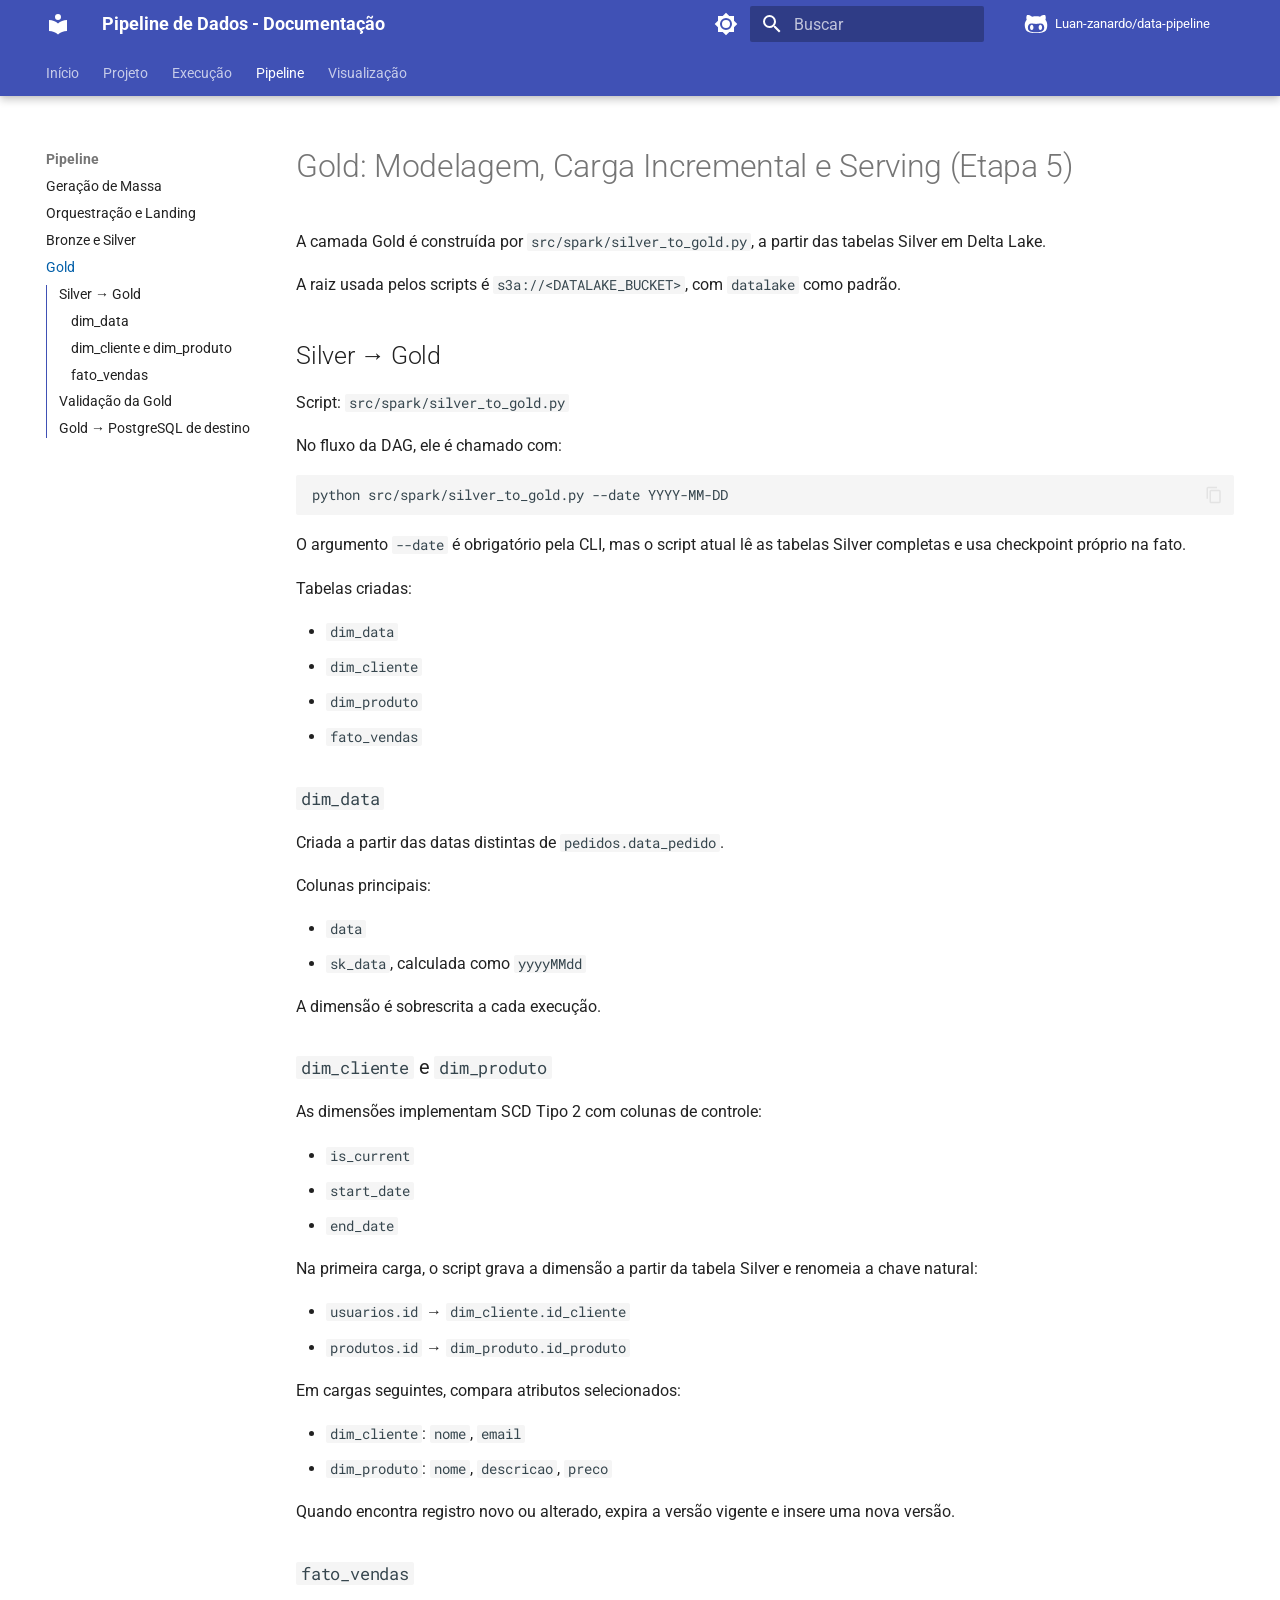
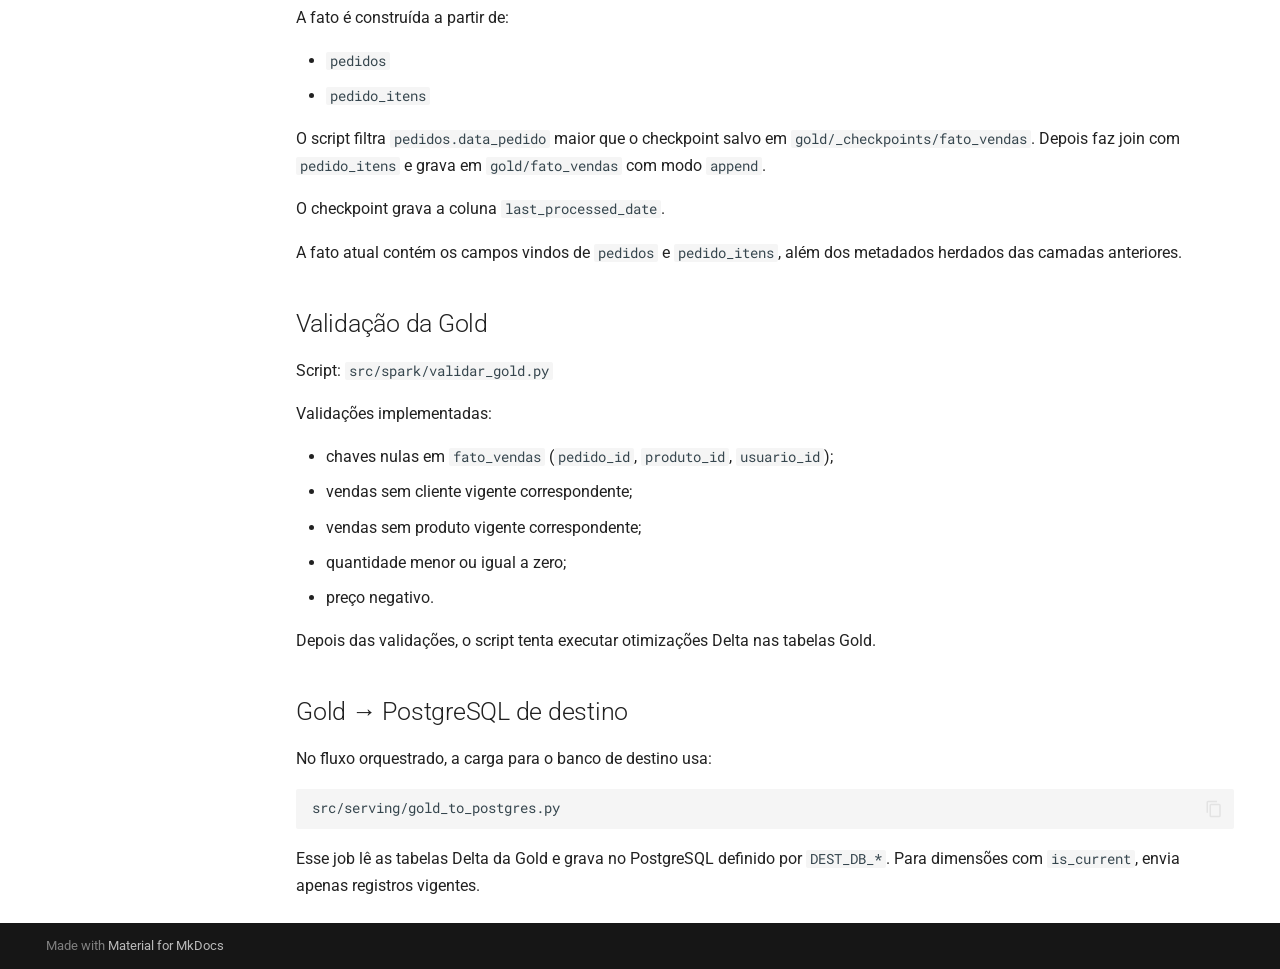
<file: gold/index.html>
<!doctype html>
<html lang="pt" class="no-js">
  <head>
    
      <meta charset="utf-8">
      <meta name="viewport" content="width=device-width,initial-scale=1">
      
      
      
        <link rel="canonical" href="https://Luan-zanardo.github.io/data-pipeline/gold/">
      
      
        <link rel="prev" href="../bronze-silver/">
      
      
        <link rel="next" href="../metabase/">
      
      
      <link rel="icon" href="../assets/images/favicon.png">
      <meta name="generator" content="mkdocs-1.6.1, mkdocs-material-9.6.23">
    
    
      
        <title>Gold - Pipeline de Dados - Documentação</title>
      
    
    
      <link rel="stylesheet" href="../assets/stylesheets/main.84d31ad4.min.css">
      
        
        <link rel="stylesheet" href="../assets/stylesheets/palette.06af60db.min.css">
      
      


    
    
      
    
    
      
        
        
        <link rel="preconnect" href="https://fonts.gstatic.com" crossorigin>
        <link rel="stylesheet" href="https://fonts.googleapis.com/css?family=Roboto:300,300i,400,400i,700,700i%7CRoboto+Mono:400,400i,700,700i&display=fallback">
        <style>:root{--md-text-font:"Roboto";--md-code-font:"Roboto Mono"}</style>
      
    
    
      <link rel="stylesheet" href="../stylesheets/extra.css">
    
    <script>__md_scope=new URL("..",location),__md_hash=e=>[...e].reduce(((e,_)=>(e<<5)-e+_.charCodeAt(0)),0),__md_get=(e,_=localStorage,t=__md_scope)=>JSON.parse(_.getItem(t.pathname+"."+e)),__md_set=(e,_,t=localStorage,a=__md_scope)=>{try{t.setItem(a.pathname+"."+e,JSON.stringify(_))}catch(e){}}</script>
    
      

    
    
    
  </head>
  
  
    
    
      
    
    
    
    
    <body dir="ltr" data-md-color-scheme="default" data-md-color-primary="indigo" data-md-color-accent="indigo">
  
    
    <input class="md-toggle" data-md-toggle="drawer" type="checkbox" id="__drawer" autocomplete="off">
    <input class="md-toggle" data-md-toggle="search" type="checkbox" id="__search" autocomplete="off">
    <label class="md-overlay" for="__drawer"></label>
    <div data-md-component="skip">
      
        
        <a href="#gold-modelagem-carga-incremental-e-serving-etapa-5" class="md-skip">
          Ir para o conteúdo
        </a>
      
    </div>
    <div data-md-component="announce">
      
    </div>
    
    
      

  

<header class="md-header md-header--shadow md-header--lifted" data-md-component="header">
  <nav class="md-header__inner md-grid" aria-label="Cabeçalho">
    <a href=".." title="Pipeline de Dados - Documentação" class="md-header__button md-logo" aria-label="Pipeline de Dados - Documentação" data-md-component="logo">
      
  
  <svg xmlns="http://www.w3.org/2000/svg" viewBox="0 0 24 24"><path d="M12 8a3 3 0 0 0 3-3 3 3 0 0 0-3-3 3 3 0 0 0-3 3 3 3 0 0 0 3 3m0 3.54C9.64 9.35 6.5 8 3 8v11c3.5 0 6.64 1.35 9 3.54 2.36-2.19 5.5-3.54 9-3.54V8c-3.5 0-6.64 1.35-9 3.54"/></svg>

    </a>
    <label class="md-header__button md-icon" for="__drawer">
      
      <svg xmlns="http://www.w3.org/2000/svg" viewBox="0 0 24 24"><path d="M3 6h18v2H3zm0 5h18v2H3zm0 5h18v2H3z"/></svg>
    </label>
    <div class="md-header__title" data-md-component="header-title">
      <div class="md-header__ellipsis">
        <div class="md-header__topic">
          <span class="md-ellipsis">
            Pipeline de Dados - Documentação
          </span>
        </div>
        <div class="md-header__topic" data-md-component="header-topic">
          <span class="md-ellipsis">
            
              Gold
            
          </span>
        </div>
      </div>
    </div>
    
      
        <form class="md-header__option" data-md-component="palette">
  
    
    
    
    <input class="md-option" data-md-color-media="" data-md-color-scheme="default" data-md-color-primary="indigo" data-md-color-accent="indigo"  aria-label="Alternar para modo escuro"  type="radio" name="__palette" id="__palette_0">
    
      <label class="md-header__button md-icon" title="Alternar para modo escuro" for="__palette_1" hidden>
        <svg xmlns="http://www.w3.org/2000/svg" viewBox="0 0 24 24"><path d="M12 8a4 4 0 0 0-4 4 4 4 0 0 0 4 4 4 4 0 0 0 4-4 4 4 0 0 0-4-4m0 10a6 6 0 0 1-6-6 6 6 0 0 1 6-6 6 6 0 0 1 6 6 6 6 0 0 1-6 6m8-9.31V4h-4.69L12 .69 8.69 4H4v4.69L.69 12 4 15.31V20h4.69L12 23.31 15.31 20H20v-4.69L23.31 12z"/></svg>
      </label>
    
  
    
    
    
    <input class="md-option" data-md-color-media="" data-md-color-scheme="slate" data-md-color-primary="indigo" data-md-color-accent="indigo"  aria-label="Alternar para modo claro"  type="radio" name="__palette" id="__palette_1">
    
      <label class="md-header__button md-icon" title="Alternar para modo claro" for="__palette_0" hidden>
        <svg xmlns="http://www.w3.org/2000/svg" viewBox="0 0 24 24"><path d="M12 18c-.89 0-1.74-.2-2.5-.55C11.56 16.5 13 14.42 13 12s-1.44-4.5-3.5-5.45C10.26 6.2 11.11 6 12 6a6 6 0 0 1 6 6 6 6 0 0 1-6 6m8-9.31V4h-4.69L12 .69 8.69 4H4v4.69L.69 12 4 15.31V20h4.69L12 23.31 15.31 20H20v-4.69L23.31 12z"/></svg>
      </label>
    
  
</form>
      
    
    
      <script>var palette=__md_get("__palette");if(palette&&palette.color){if("(prefers-color-scheme)"===palette.color.media){var media=matchMedia("(prefers-color-scheme: light)"),input=document.querySelector(media.matches?"[data-md-color-media='(prefers-color-scheme: light)']":"[data-md-color-media='(prefers-color-scheme: dark)']");palette.color.media=input.getAttribute("data-md-color-media"),palette.color.scheme=input.getAttribute("data-md-color-scheme"),palette.color.primary=input.getAttribute("data-md-color-primary"),palette.color.accent=input.getAttribute("data-md-color-accent")}for(var[key,value]of Object.entries(palette.color))document.body.setAttribute("data-md-color-"+key,value)}</script>
    
    
    
      
      
        <label class="md-header__button md-icon" for="__search">
          
          <svg xmlns="http://www.w3.org/2000/svg" viewBox="0 0 24 24"><path d="M9.5 3A6.5 6.5 0 0 1 16 9.5c0 1.61-.59 3.09-1.56 4.23l.27.27h.79l5 5-1.5 1.5-5-5v-.79l-.27-.27A6.52 6.52 0 0 1 9.5 16 6.5 6.5 0 0 1 3 9.5 6.5 6.5 0 0 1 9.5 3m0 2C7 5 5 7 5 9.5S7 14 9.5 14 14 12 14 9.5 12 5 9.5 5"/></svg>
        </label>
        <div class="md-search" data-md-component="search" role="dialog">
  <label class="md-search__overlay" for="__search"></label>
  <div class="md-search__inner" role="search">
    <form class="md-search__form" name="search">
      <input type="text" class="md-search__input" name="query" aria-label="Buscar" placeholder="Buscar" autocapitalize="off" autocorrect="off" autocomplete="off" spellcheck="false" data-md-component="search-query" required>
      <label class="md-search__icon md-icon" for="__search">
        
        <svg xmlns="http://www.w3.org/2000/svg" viewBox="0 0 24 24"><path d="M9.5 3A6.5 6.5 0 0 1 16 9.5c0 1.61-.59 3.09-1.56 4.23l.27.27h.79l5 5-1.5 1.5-5-5v-.79l-.27-.27A6.52 6.52 0 0 1 9.5 16 6.5 6.5 0 0 1 3 9.5 6.5 6.5 0 0 1 9.5 3m0 2C7 5 5 7 5 9.5S7 14 9.5 14 14 12 14 9.5 12 5 9.5 5"/></svg>
        
        <svg xmlns="http://www.w3.org/2000/svg" viewBox="0 0 24 24"><path d="M20 11v2H8l5.5 5.5-1.42 1.42L4.16 12l7.92-7.92L13.5 5.5 8 11z"/></svg>
      </label>
      <nav class="md-search__options" aria-label="Pesquisar">
        
        <button type="reset" class="md-search__icon md-icon" title="Limpar" aria-label="Limpar" tabindex="-1">
          
          <svg xmlns="http://www.w3.org/2000/svg" viewBox="0 0 24 24"><path d="M19 6.41 17.59 5 12 10.59 6.41 5 5 6.41 10.59 12 5 17.59 6.41 19 12 13.41 17.59 19 19 17.59 13.41 12z"/></svg>
        </button>
      </nav>
      
        <div class="md-search__suggest" data-md-component="search-suggest"></div>
      
    </form>
    <div class="md-search__output">
      <div class="md-search__scrollwrap" tabindex="0" data-md-scrollfix>
        <div class="md-search-result" data-md-component="search-result">
          <div class="md-search-result__meta">
            Inicializando a pesquisa
          </div>
          <ol class="md-search-result__list" role="presentation"></ol>
        </div>
      </div>
    </div>
  </div>
</div>
      
    
    
      <div class="md-header__source">
        <a href="https://github.com/Luan-zanardo/data-pipeline" title="Ir ao repositório" class="md-source" data-md-component="source">
  <div class="md-source__icon md-icon">
    
    <svg xmlns="http://www.w3.org/2000/svg" viewBox="0 0 512 512"><!--! Font Awesome Free 7.1.0 by @fontawesome - https://fontawesome.com License - https://fontawesome.com/license/free (Icons: CC BY 4.0, Fonts: SIL OFL 1.1, Code: MIT License) Copyright 2025 Fonticons, Inc.--><path d="M202.1 328.7c0 20.9-10.9 55.1-36.7 55.1s-36.7-34.2-36.7-55.1 10.9-55.1 36.7-55.1 36.7 34.2 36.7 55.1M496 278.2c0 31.9-3.2 65.7-17.5 95-37.9 76.6-142.1 74.8-216.7 74.8-75.8 0-186.2 2.7-225.6-74.8-14.6-29-20.2-63.1-20.2-95 0-41.9 13.9-81.5 41.5-113.6-5.2-15.8-7.7-32.4-7.7-48.8 0-21.5 4.9-32.3 14.6-51.8 45.3 0 74.3 9 108.8 36 29-6.9 58.8-10 88.7-10 27 0 54.2 2.9 80.4 9.2 34-26.7 63-35.2 107.8-35.2 9.8 19.5 14.6 30.3 14.6 51.8 0 16.4-2.6 32.7-7.7 48.2 27.5 32.4 39 72.3 39 114.2m-64.3 50.5c0-43.9-26.7-82.6-73.5-82.6-18.9 0-37 3.4-56 6-14.9 2.3-29.8 3.2-45.1 3.2-15.2 0-30.1-.9-45.1-3.2-18.7-2.6-37-6-56-6-46.8 0-73.5 38.7-73.5 82.6 0 87.8 80.4 101.3 150.4 101.3h48.2c70.3 0 150.6-13.4 150.6-101.3m-82.6-55.1c-25.8 0-36.7 34.2-36.7 55.1s10.9 55.1 36.7 55.1 36.7-34.2 36.7-55.1-10.9-55.1-36.7-55.1"/></svg>
  </div>
  <div class="md-source__repository">
    Luan-zanardo/data-pipeline
  </div>
</a>
      </div>
    
  </nav>
  
    
      
<nav class="md-tabs" aria-label="Abas" data-md-component="tabs">
  <div class="md-grid">
    <ul class="md-tabs__list">
      
        
  
  
  
  
    <li class="md-tabs__item">
      <a href=".." class="md-tabs__link">
        
  
  
    
  
  Início

      </a>
    </li>
  

      
        
  
  
  
  
    
    
      <li class="md-tabs__item">
        <a href="../etapas/" class="md-tabs__link">
          
  
  
  Projeto

        </a>
      </li>
    
  

      
        
  
  
  
  
    
    
      <li class="md-tabs__item">
        <a href="../setup/" class="md-tabs__link">
          
  
  
  Execução

        </a>
      </li>
    
  

      
        
  
  
  
    
  
  
    
    
      <li class="md-tabs__item md-tabs__item--active">
        <a href="../geracao-massa/" class="md-tabs__link">
          
  
  
  Pipeline

        </a>
      </li>
    
  

      
        
  
  
  
  
    
    
      <li class="md-tabs__item">
        <a href="../metabase/" class="md-tabs__link">
          
  
  
  Visualização

        </a>
      </li>
    
  

      
    </ul>
  </div>
</nav>
    
  
</header>
    
    <div class="md-container" data-md-component="container">
      
      
        
      
      <main class="md-main" data-md-component="main">
        <div class="md-main__inner md-grid">
          
            
              
              <div class="md-sidebar md-sidebar--primary" data-md-component="sidebar" data-md-type="navigation" >
                <div class="md-sidebar__scrollwrap">
                  <div class="md-sidebar__inner">
                    


  


  

<nav class="md-nav md-nav--primary md-nav--lifted md-nav--integrated" aria-label="Navegação" data-md-level="0">
  <label class="md-nav__title" for="__drawer">
    <a href=".." title="Pipeline de Dados - Documentação" class="md-nav__button md-logo" aria-label="Pipeline de Dados - Documentação" data-md-component="logo">
      
  
  <svg xmlns="http://www.w3.org/2000/svg" viewBox="0 0 24 24"><path d="M12 8a3 3 0 0 0 3-3 3 3 0 0 0-3-3 3 3 0 0 0-3 3 3 3 0 0 0 3 3m0 3.54C9.64 9.35 6.5 8 3 8v11c3.5 0 6.64 1.35 9 3.54 2.36-2.19 5.5-3.54 9-3.54V8c-3.5 0-6.64 1.35-9 3.54"/></svg>

    </a>
    Pipeline de Dados - Documentação
  </label>
  
    <div class="md-nav__source">
      <a href="https://github.com/Luan-zanardo/data-pipeline" title="Ir ao repositório" class="md-source" data-md-component="source">
  <div class="md-source__icon md-icon">
    
    <svg xmlns="http://www.w3.org/2000/svg" viewBox="0 0 512 512"><!--! Font Awesome Free 7.1.0 by @fontawesome - https://fontawesome.com License - https://fontawesome.com/license/free (Icons: CC BY 4.0, Fonts: SIL OFL 1.1, Code: MIT License) Copyright 2025 Fonticons, Inc.--><path d="M202.1 328.7c0 20.9-10.9 55.1-36.7 55.1s-36.7-34.2-36.7-55.1 10.9-55.1 36.7-55.1 36.7 34.2 36.7 55.1M496 278.2c0 31.9-3.2 65.7-17.5 95-37.9 76.6-142.1 74.8-216.7 74.8-75.8 0-186.2 2.7-225.6-74.8-14.6-29-20.2-63.1-20.2-95 0-41.9 13.9-81.5 41.5-113.6-5.2-15.8-7.7-32.4-7.7-48.8 0-21.5 4.9-32.3 14.6-51.8 45.3 0 74.3 9 108.8 36 29-6.9 58.8-10 88.7-10 27 0 54.2 2.9 80.4 9.2 34-26.7 63-35.2 107.8-35.2 9.8 19.5 14.6 30.3 14.6 51.8 0 16.4-2.6 32.7-7.7 48.2 27.5 32.4 39 72.3 39 114.2m-64.3 50.5c0-43.9-26.7-82.6-73.5-82.6-18.9 0-37 3.4-56 6-14.9 2.3-29.8 3.2-45.1 3.2-15.2 0-30.1-.9-45.1-3.2-18.7-2.6-37-6-56-6-46.8 0-73.5 38.7-73.5 82.6 0 87.8 80.4 101.3 150.4 101.3h48.2c70.3 0 150.6-13.4 150.6-101.3m-82.6-55.1c-25.8 0-36.7 34.2-36.7 55.1s10.9 55.1 36.7 55.1 36.7-34.2 36.7-55.1-10.9-55.1-36.7-55.1"/></svg>
  </div>
  <div class="md-source__repository">
    Luan-zanardo/data-pipeline
  </div>
</a>
    </div>
  
  <ul class="md-nav__list" data-md-scrollfix>
    
      
      
  
  
  
  
    <li class="md-nav__item">
      <a href=".." class="md-nav__link">
        
  
  
  <span class="md-ellipsis">
    Início
    
  </span>
  

      </a>
    </li>
  

    
      
      
  
  
  
  
    
    
    
    
      
      
        
      
    
    
    <li class="md-nav__item md-nav__item--nested">
      
        
        
        <input class="md-nav__toggle md-toggle " type="checkbox" id="__nav_2" >
        
          
          <label class="md-nav__link" for="__nav_2" id="__nav_2_label" tabindex="0">
            
  
  
  <span class="md-ellipsis">
    Projeto
    
  </span>
  

            <span class="md-nav__icon md-icon"></span>
          </label>
        
        <nav class="md-nav" data-md-level="1" aria-labelledby="__nav_2_label" aria-expanded="false">
          <label class="md-nav__title" for="__nav_2">
            <span class="md-nav__icon md-icon"></span>
            Projeto
          </label>
          <ul class="md-nav__list" data-md-scrollfix>
            
              
                
  
  
  
  
    <li class="md-nav__item">
      <a href="../etapas/" class="md-nav__link">
        
  
  
  <span class="md-ellipsis">
    Etapas do Projeto
    
  </span>
  

      </a>
    </li>
  

              
            
              
                
  
  
  
  
    <li class="md-nav__item">
      <a href="../arquitetura/" class="md-nav__link">
        
  
  
  <span class="md-ellipsis">
    Arquitetura
    
  </span>
  

      </a>
    </li>
  

              
            
              
                
  
  
  
  
    <li class="md-nav__item">
      <a href="../pipeline/" class="md-nav__link">
        
  
  
  <span class="md-ellipsis">
    Fluxo do Pipeline
    
  </span>
  

      </a>
    </li>
  

              
            
              
                
  
  
  
  
    <li class="md-nav__item">
      <a href="../modelo-dados/" class="md-nav__link">
        
  
  
  <span class="md-ellipsis">
    Modelo de Dados
    
  </span>
  

      </a>
    </li>
  

              
            
          </ul>
        </nav>
      
    </li>
  

    
      
      
  
  
  
  
    
    
    
    
      
      
        
      
    
    
    <li class="md-nav__item md-nav__item--nested">
      
        
        
        <input class="md-nav__toggle md-toggle " type="checkbox" id="__nav_3" >
        
          
          <label class="md-nav__link" for="__nav_3" id="__nav_3_label" tabindex="0">
            
  
  
  <span class="md-ellipsis">
    Execução
    
  </span>
  

            <span class="md-nav__icon md-icon"></span>
          </label>
        
        <nav class="md-nav" data-md-level="1" aria-labelledby="__nav_3_label" aria-expanded="false">
          <label class="md-nav__title" for="__nav_3">
            <span class="md-nav__icon md-icon"></span>
            Execução
          </label>
          <ul class="md-nav__list" data-md-scrollfix>
            
              
                
  
  
  
  
    <li class="md-nav__item">
      <a href="../setup/" class="md-nav__link">
        
  
  
  <span class="md-ellipsis">
    Setup e Execução
    
  </span>
  

      </a>
    </li>
  

              
            
              
                
  
  
  
  
    <li class="md-nav__item">
      <a href="../como-executar/" class="md-nav__link">
        
  
  
  <span class="md-ellipsis">
    Como Executar
    
  </span>
  

      </a>
    </li>
  

              
            
          </ul>
        </nav>
      
    </li>
  

    
      
      
  
  
    
  
  
  
    
    
    
    
      
        
        
      
      
        
      
    
    
    <li class="md-nav__item md-nav__item--active md-nav__item--section md-nav__item--nested">
      
        
        
        <input class="md-nav__toggle md-toggle " type="checkbox" id="__nav_4" checked>
        
          
          <label class="md-nav__link" for="__nav_4" id="__nav_4_label" tabindex="">
            
  
  
  <span class="md-ellipsis">
    Pipeline
    
  </span>
  

            <span class="md-nav__icon md-icon"></span>
          </label>
        
        <nav class="md-nav" data-md-level="1" aria-labelledby="__nav_4_label" aria-expanded="true">
          <label class="md-nav__title" for="__nav_4">
            <span class="md-nav__icon md-icon"></span>
            Pipeline
          </label>
          <ul class="md-nav__list" data-md-scrollfix>
            
              
                
  
  
  
  
    <li class="md-nav__item">
      <a href="../geracao-massa/" class="md-nav__link">
        
  
  
  <span class="md-ellipsis">
    Geração de Massa
    
  </span>
  

      </a>
    </li>
  

              
            
              
                
  
  
  
  
    <li class="md-nav__item">
      <a href="../orquestracao/" class="md-nav__link">
        
  
  
  <span class="md-ellipsis">
    Orquestração e Landing
    
  </span>
  

      </a>
    </li>
  

              
            
              
                
  
  
  
  
    <li class="md-nav__item">
      <a href="../bronze-silver/" class="md-nav__link">
        
  
  
  <span class="md-ellipsis">
    Bronze e Silver
    
  </span>
  

      </a>
    </li>
  

              
            
              
                
  
  
    
  
  
  
    <li class="md-nav__item md-nav__item--active">
      
      <input class="md-nav__toggle md-toggle" type="checkbox" id="__toc">
      
      
        
      
      
        <label class="md-nav__link md-nav__link--active" for="__toc">
          
  
  
  <span class="md-ellipsis">
    Gold
    
  </span>
  

          <span class="md-nav__icon md-icon"></span>
        </label>
      
      <a href="./" class="md-nav__link md-nav__link--active">
        
  
  
  <span class="md-ellipsis">
    Gold
    
  </span>
  

      </a>
      
        

<nav class="md-nav md-nav--secondary" aria-label="Índice">
  
  
  
    
  
  
    <label class="md-nav__title" for="__toc">
      <span class="md-nav__icon md-icon"></span>
      Índice
    </label>
    <ul class="md-nav__list" data-md-component="toc" data-md-scrollfix>
      
        <li class="md-nav__item">
  <a href="#silver-gold" class="md-nav__link">
    <span class="md-ellipsis">
      Silver → Gold
    </span>
  </a>
  
    <nav class="md-nav" aria-label="Silver → Gold">
      <ul class="md-nav__list">
        
          <li class="md-nav__item">
  <a href="#dim_data" class="md-nav__link">
    <span class="md-ellipsis">
      dim_data
    </span>
  </a>
  
</li>
        
          <li class="md-nav__item">
  <a href="#dim_cliente-e-dim_produto" class="md-nav__link">
    <span class="md-ellipsis">
      dim_cliente e dim_produto
    </span>
  </a>
  
</li>
        
          <li class="md-nav__item">
  <a href="#fato_vendas" class="md-nav__link">
    <span class="md-ellipsis">
      fato_vendas
    </span>
  </a>
  
</li>
        
      </ul>
    </nav>
  
</li>
      
        <li class="md-nav__item">
  <a href="#validacao-da-gold" class="md-nav__link">
    <span class="md-ellipsis">
      Validação da Gold
    </span>
  </a>
  
</li>
      
        <li class="md-nav__item">
  <a href="#gold-postgresql-de-destino" class="md-nav__link">
    <span class="md-ellipsis">
      Gold → PostgreSQL de destino
    </span>
  </a>
  
</li>
      
    </ul>
  
</nav>
      
    </li>
  

              
            
          </ul>
        </nav>
      
    </li>
  

    
      
      
  
  
  
  
    
    
    
    
      
      
        
      
    
    
    <li class="md-nav__item md-nav__item--nested">
      
        
        
        <input class="md-nav__toggle md-toggle " type="checkbox" id="__nav_5" >
        
          
          <label class="md-nav__link" for="__nav_5" id="__nav_5_label" tabindex="0">
            
  
  
  <span class="md-ellipsis">
    Visualização
    
  </span>
  

            <span class="md-nav__icon md-icon"></span>
          </label>
        
        <nav class="md-nav" data-md-level="1" aria-labelledby="__nav_5_label" aria-expanded="false">
          <label class="md-nav__title" for="__nav_5">
            <span class="md-nav__icon md-icon"></span>
            Visualização
          </label>
          <ul class="md-nav__list" data-md-scrollfix>
            
              
                
  
  
  
  
    <li class="md-nav__item">
      <a href="../metabase/" class="md-nav__link">
        
  
  
  <span class="md-ellipsis">
    Metabase
    
  </span>
  

      </a>
    </li>
  

              
            
          </ul>
        </nav>
      
    </li>
  

    
  </ul>
</nav>
                  </div>
                </div>
              </div>
            
            
          
          
            <div class="md-content" data-md-component="content">
              <article class="md-content__inner md-typeset">
                
                  


  
  


<h1 id="gold-modelagem-carga-incremental-e-serving-etapa-5">Gold: Modelagem, Carga Incremental e Serving (Etapa 5)</h1>
<p>A camada Gold é construída por <code>src/spark/silver_to_gold.py</code>, a partir das
tabelas Silver em Delta Lake.</p>
<p>A raiz usada pelos scripts é <code>s3a://&lt;DATALAKE_BUCKET&gt;</code>, com <code>datalake</code> como
padrão.</p>
<h2 id="silver-gold">Silver → Gold</h2>
<p>Script: <code>src/spark/silver_to_gold.py</code></p>
<p>No fluxo da DAG, ele é chamado com:</p>
<div class="highlight"><pre><span></span><code><a id="__codelineno-0-1" name="__codelineno-0-1" href="#__codelineno-0-1"></a>python<span class="w"> </span>src/spark/silver_to_gold.py<span class="w"> </span>--date<span class="w"> </span>YYYY-MM-DD
</code></pre></div>
<p>O argumento <code>--date</code> é obrigatório pela CLI, mas o script atual lê as tabelas
Silver completas e usa checkpoint próprio na fato.</p>
<p>Tabelas criadas:</p>
<ul>
<li><code>dim_data</code></li>
<li><code>dim_cliente</code></li>
<li><code>dim_produto</code></li>
<li><code>fato_vendas</code></li>
</ul>
<h3 id="dim_data"><code>dim_data</code></h3>
<p>Criada a partir das datas distintas de <code>pedidos.data_pedido</code>.</p>
<p>Colunas principais:</p>
<ul>
<li><code>data</code></li>
<li><code>sk_data</code>, calculada como <code>yyyyMMdd</code></li>
</ul>
<p>A dimensão é sobrescrita a cada execução.</p>
<h3 id="dim_cliente-e-dim_produto"><code>dim_cliente</code> e <code>dim_produto</code></h3>
<p>As dimensões implementam SCD Tipo 2 com colunas de controle:</p>
<ul>
<li><code>is_current</code></li>
<li><code>start_date</code></li>
<li><code>end_date</code></li>
</ul>
<p>Na primeira carga, o script grava a dimensão a partir da tabela Silver e renomeia
a chave natural:</p>
<ul>
<li><code>usuarios.id</code> → <code>dim_cliente.id_cliente</code></li>
<li><code>produtos.id</code> → <code>dim_produto.id_produto</code></li>
</ul>
<p>Em cargas seguintes, compara atributos selecionados:</p>
<ul>
<li><code>dim_cliente</code>: <code>nome</code>, <code>email</code></li>
<li><code>dim_produto</code>: <code>nome</code>, <code>descricao</code>, <code>preco</code></li>
</ul>
<p>Quando encontra registro novo ou alterado, expira a versão vigente e insere uma
nova versão.</p>
<h3 id="fato_vendas"><code>fato_vendas</code></h3>
<p>A fato é construída a partir de:</p>
<ul>
<li><code>pedidos</code></li>
<li><code>pedido_itens</code></li>
</ul>
<p>O script filtra <code>pedidos.data_pedido</code> maior que o checkpoint salvo em
<code>gold/_checkpoints/fato_vendas</code>. Depois faz join com <code>pedido_itens</code> e grava em
<code>gold/fato_vendas</code> com modo <code>append</code>.</p>
<p>O checkpoint grava a coluna <code>last_processed_date</code>.</p>
<p>A fato atual contém os campos vindos de <code>pedidos</code> e <code>pedido_itens</code>, além dos
metadados herdados das camadas anteriores.</p>
<h2 id="validacao-da-gold">Validação da Gold</h2>
<p>Script: <code>src/spark/validar_gold.py</code></p>
<p>Validações implementadas:</p>
<ul>
<li>chaves nulas em <code>fato_vendas</code> (<code>pedido_id</code>, <code>produto_id</code>, <code>usuario_id</code>);</li>
<li>vendas sem cliente vigente correspondente;</li>
<li>vendas sem produto vigente correspondente;</li>
<li>quantidade menor ou igual a zero;</li>
<li>preço negativo.</li>
</ul>
<p>Depois das validações, o script tenta executar otimizações Delta nas tabelas
Gold.</p>
<h2 id="gold-postgresql-de-destino">Gold → PostgreSQL de destino</h2>
<p>No fluxo orquestrado, a carga para o banco de destino usa:</p>
<div class="highlight"><pre><span></span><code><a id="__codelineno-1-1" name="__codelineno-1-1" href="#__codelineno-1-1"></a>src/serving/gold_to_postgres.py
</code></pre></div>
<p>Esse job lê as tabelas Delta da Gold e grava no PostgreSQL definido por
<code>DEST_DB_*</code>. Para dimensões com <code>is_current</code>, envia apenas registros vigentes.</p>












                
              </article>
            </div>
          
          
  <script>var tabs=__md_get("__tabs");if(Array.isArray(tabs))e:for(var set of document.querySelectorAll(".tabbed-set")){var labels=set.querySelector(".tabbed-labels");for(var tab of tabs)for(var label of labels.getElementsByTagName("label"))if(label.innerText.trim()===tab){var input=document.getElementById(label.htmlFor);input.checked=!0;continue e}}</script>

<script>var target=document.getElementById(location.hash.slice(1));target&&target.name&&(target.checked=target.name.startsWith("__tabbed_"))</script>
        </div>
        
          <button type="button" class="md-top md-icon" data-md-component="top" hidden>
  
  <svg xmlns="http://www.w3.org/2000/svg" viewBox="0 0 24 24"><path d="M13 20h-2V8l-5.5 5.5-1.42-1.42L12 4.16l7.92 7.92-1.42 1.42L13 8z"/></svg>
  Voltar ao topo
</button>
        
      </main>
      
        <footer class="md-footer">
  
  <div class="md-footer-meta md-typeset">
    <div class="md-footer-meta__inner md-grid">
      <div class="md-copyright">
  
  
    Made with
    <a href="https://squidfunk.github.io/mkdocs-material/" target="_blank" rel="noopener">
      Material for MkDocs
    </a>
  
</div>
      
    </div>
  </div>
</footer>
      
    </div>
    <div class="md-dialog" data-md-component="dialog">
      <div class="md-dialog__inner md-typeset"></div>
    </div>
    
    
    
      
      <script id="__config" type="application/json">{"base": "..", "features": ["navigation.tabs", "navigation.tabs.sticky", "navigation.sections", "toc.integrate", "navigation.top", "search.suggest", "search.highlight", "content.tabs.link", "content.code.annotation", "content.code.copy"], "search": "../assets/javascripts/workers/search.973d3a69.min.js", "tags": null, "translations": {"clipboard.copied": "Copiado para \u00e1rea de transfer\u00eancia", "clipboard.copy": "Copiar para \u00e1rea de transfer\u00eancia", "search.result.more.one": "Mais 1 nesta p\u00e1gina", "search.result.more.other": "Mais # nesta p\u00e1gina", "search.result.none": "Nenhum resultado encontrado", "search.result.one": "1 resultado encontrado", "search.result.other": "# resultados encontrados", "search.result.placeholder": "Digite para iniciar a busca", "search.result.term.missing": "Ausente", "select.version": "Selecione a vers\u00e3o"}, "version": null}</script>
    
    
      <script src="../assets/javascripts/bundle.f55a23d4.min.js"></script>
      
    
  </body>
</html>
</file>
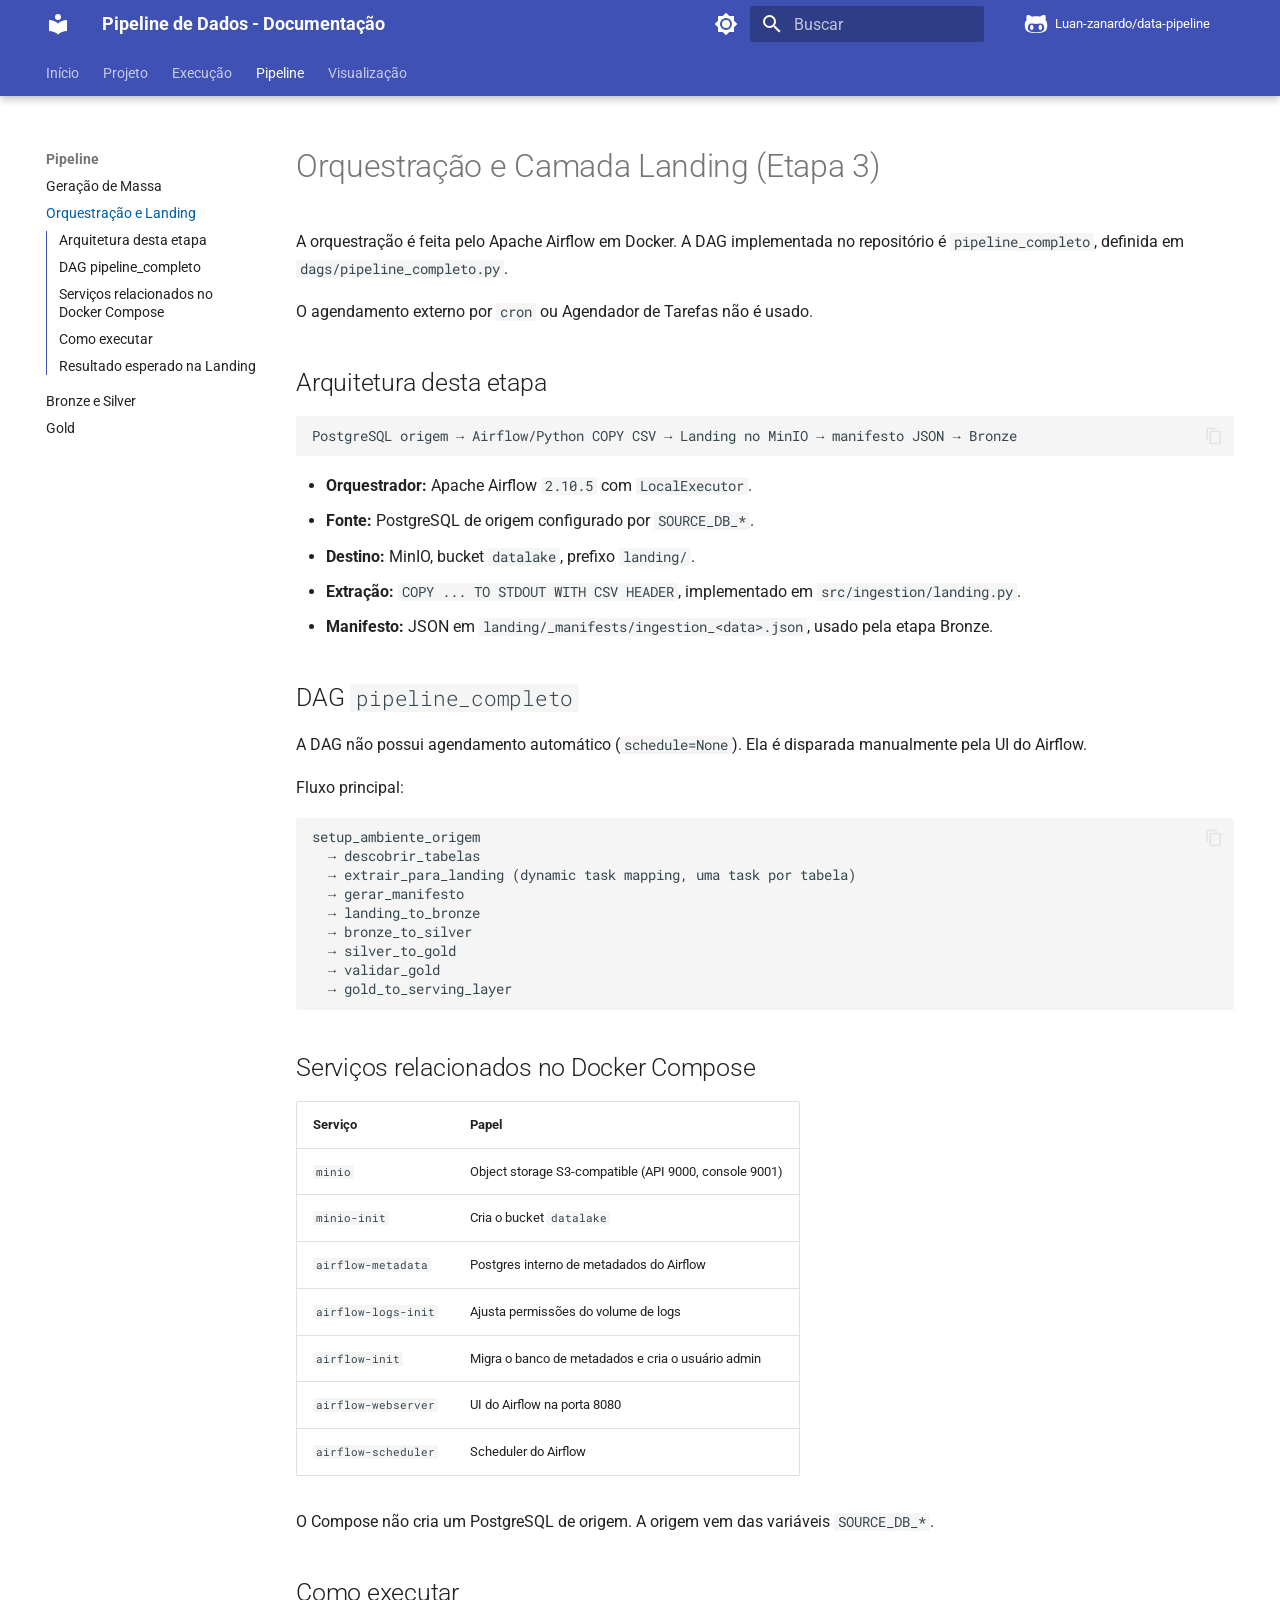
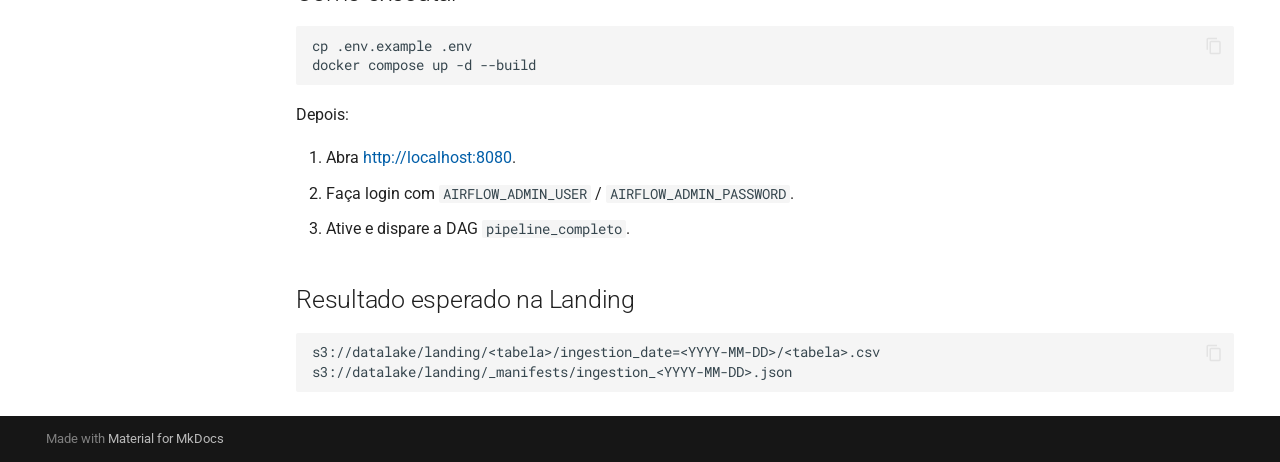
<file: orquestracao/index.html>
<!doctype html>
<html lang="pt" class="no-js">
  <head>
    
      <meta charset="utf-8">
      <meta name="viewport" content="width=device-width,initial-scale=1">
      
      
      
        <link rel="canonical" href="https://Luan-zanardo.github.io/data-pipeline/orquestracao/">
      
      
        <link rel="prev" href="../geracao-massa/">
      
      
        <link rel="next" href="../bronze-silver/">
      
      
      <link rel="icon" href="../assets/images/favicon.png">
      <meta name="generator" content="mkdocs-1.6.1, mkdocs-material-9.6.23">
    
    
      
        <title>Orquestração e Landing - Pipeline de Dados - Documentação</title>
      
    
    
      <link rel="stylesheet" href="../assets/stylesheets/main.84d31ad4.min.css">
      
        
        <link rel="stylesheet" href="../assets/stylesheets/palette.06af60db.min.css">
      
      


    
    
      
    
    
      
        
        
        <link rel="preconnect" href="https://fonts.gstatic.com" crossorigin>
        <link rel="stylesheet" href="https://fonts.googleapis.com/css?family=Roboto:300,300i,400,400i,700,700i%7CRoboto+Mono:400,400i,700,700i&display=fallback">
        <style>:root{--md-text-font:"Roboto";--md-code-font:"Roboto Mono"}</style>
      
    
    
      <link rel="stylesheet" href="../stylesheets/extra.css">
    
    <script>__md_scope=new URL("..",location),__md_hash=e=>[...e].reduce(((e,_)=>(e<<5)-e+_.charCodeAt(0)),0),__md_get=(e,_=localStorage,t=__md_scope)=>JSON.parse(_.getItem(t.pathname+"."+e)),__md_set=(e,_,t=localStorage,a=__md_scope)=>{try{t.setItem(a.pathname+"."+e,JSON.stringify(_))}catch(e){}}</script>
    
      

    
    
    
  </head>
  
  
    
    
      
    
    
    
    
    <body dir="ltr" data-md-color-scheme="default" data-md-color-primary="indigo" data-md-color-accent="indigo">
  
    
    <input class="md-toggle" data-md-toggle="drawer" type="checkbox" id="__drawer" autocomplete="off">
    <input class="md-toggle" data-md-toggle="search" type="checkbox" id="__search" autocomplete="off">
    <label class="md-overlay" for="__drawer"></label>
    <div data-md-component="skip">
      
        
        <a href="#orquestracao-e-camada-landing-etapa-3" class="md-skip">
          Ir para o conteúdo
        </a>
      
    </div>
    <div data-md-component="announce">
      
    </div>
    
    
      

  

<header class="md-header md-header--shadow md-header--lifted" data-md-component="header">
  <nav class="md-header__inner md-grid" aria-label="Cabeçalho">
    <a href=".." title="Pipeline de Dados - Documentação" class="md-header__button md-logo" aria-label="Pipeline de Dados - Documentação" data-md-component="logo">
      
  
  <svg xmlns="http://www.w3.org/2000/svg" viewBox="0 0 24 24"><path d="M12 8a3 3 0 0 0 3-3 3 3 0 0 0-3-3 3 3 0 0 0-3 3 3 3 0 0 0 3 3m0 3.54C9.64 9.35 6.5 8 3 8v11c3.5 0 6.64 1.35 9 3.54 2.36-2.19 5.5-3.54 9-3.54V8c-3.5 0-6.64 1.35-9 3.54"/></svg>

    </a>
    <label class="md-header__button md-icon" for="__drawer">
      
      <svg xmlns="http://www.w3.org/2000/svg" viewBox="0 0 24 24"><path d="M3 6h18v2H3zm0 5h18v2H3zm0 5h18v2H3z"/></svg>
    </label>
    <div class="md-header__title" data-md-component="header-title">
      <div class="md-header__ellipsis">
        <div class="md-header__topic">
          <span class="md-ellipsis">
            Pipeline de Dados - Documentação
          </span>
        </div>
        <div class="md-header__topic" data-md-component="header-topic">
          <span class="md-ellipsis">
            
              Orquestração e Landing
            
          </span>
        </div>
      </div>
    </div>
    
      
        <form class="md-header__option" data-md-component="palette">
  
    
    
    
    <input class="md-option" data-md-color-media="" data-md-color-scheme="default" data-md-color-primary="indigo" data-md-color-accent="indigo"  aria-label="Alternar para modo escuro"  type="radio" name="__palette" id="__palette_0">
    
      <label class="md-header__button md-icon" title="Alternar para modo escuro" for="__palette_1" hidden>
        <svg xmlns="http://www.w3.org/2000/svg" viewBox="0 0 24 24"><path d="M12 8a4 4 0 0 0-4 4 4 4 0 0 0 4 4 4 4 0 0 0 4-4 4 4 0 0 0-4-4m0 10a6 6 0 0 1-6-6 6 6 0 0 1 6-6 6 6 0 0 1 6 6 6 6 0 0 1-6 6m8-9.31V4h-4.69L12 .69 8.69 4H4v4.69L.69 12 4 15.31V20h4.69L12 23.31 15.31 20H20v-4.69L23.31 12z"/></svg>
      </label>
    
  
    
    
    
    <input class="md-option" data-md-color-media="" data-md-color-scheme="slate" data-md-color-primary="indigo" data-md-color-accent="indigo"  aria-label="Alternar para modo claro"  type="radio" name="__palette" id="__palette_1">
    
      <label class="md-header__button md-icon" title="Alternar para modo claro" for="__palette_0" hidden>
        <svg xmlns="http://www.w3.org/2000/svg" viewBox="0 0 24 24"><path d="M12 18c-.89 0-1.74-.2-2.5-.55C11.56 16.5 13 14.42 13 12s-1.44-4.5-3.5-5.45C10.26 6.2 11.11 6 12 6a6 6 0 0 1 6 6 6 6 0 0 1-6 6m8-9.31V4h-4.69L12 .69 8.69 4H4v4.69L.69 12 4 15.31V20h4.69L12 23.31 15.31 20H20v-4.69L23.31 12z"/></svg>
      </label>
    
  
</form>
      
    
    
      <script>var palette=__md_get("__palette");if(palette&&palette.color){if("(prefers-color-scheme)"===palette.color.media){var media=matchMedia("(prefers-color-scheme: light)"),input=document.querySelector(media.matches?"[data-md-color-media='(prefers-color-scheme: light)']":"[data-md-color-media='(prefers-color-scheme: dark)']");palette.color.media=input.getAttribute("data-md-color-media"),palette.color.scheme=input.getAttribute("data-md-color-scheme"),palette.color.primary=input.getAttribute("data-md-color-primary"),palette.color.accent=input.getAttribute("data-md-color-accent")}for(var[key,value]of Object.entries(palette.color))document.body.setAttribute("data-md-color-"+key,value)}</script>
    
    
    
      
      
        <label class="md-header__button md-icon" for="__search">
          
          <svg xmlns="http://www.w3.org/2000/svg" viewBox="0 0 24 24"><path d="M9.5 3A6.5 6.5 0 0 1 16 9.5c0 1.61-.59 3.09-1.56 4.23l.27.27h.79l5 5-1.5 1.5-5-5v-.79l-.27-.27A6.52 6.52 0 0 1 9.5 16 6.5 6.5 0 0 1 3 9.5 6.5 6.5 0 0 1 9.5 3m0 2C7 5 5 7 5 9.5S7 14 9.5 14 14 12 14 9.5 12 5 9.5 5"/></svg>
        </label>
        <div class="md-search" data-md-component="search" role="dialog">
  <label class="md-search__overlay" for="__search"></label>
  <div class="md-search__inner" role="search">
    <form class="md-search__form" name="search">
      <input type="text" class="md-search__input" name="query" aria-label="Buscar" placeholder="Buscar" autocapitalize="off" autocorrect="off" autocomplete="off" spellcheck="false" data-md-component="search-query" required>
      <label class="md-search__icon md-icon" for="__search">
        
        <svg xmlns="http://www.w3.org/2000/svg" viewBox="0 0 24 24"><path d="M9.5 3A6.5 6.5 0 0 1 16 9.5c0 1.61-.59 3.09-1.56 4.23l.27.27h.79l5 5-1.5 1.5-5-5v-.79l-.27-.27A6.52 6.52 0 0 1 9.5 16 6.5 6.5 0 0 1 3 9.5 6.5 6.5 0 0 1 9.5 3m0 2C7 5 5 7 5 9.5S7 14 9.5 14 14 12 14 9.5 12 5 9.5 5"/></svg>
        
        <svg xmlns="http://www.w3.org/2000/svg" viewBox="0 0 24 24"><path d="M20 11v2H8l5.5 5.5-1.42 1.42L4.16 12l7.92-7.92L13.5 5.5 8 11z"/></svg>
      </label>
      <nav class="md-search__options" aria-label="Pesquisar">
        
        <button type="reset" class="md-search__icon md-icon" title="Limpar" aria-label="Limpar" tabindex="-1">
          
          <svg xmlns="http://www.w3.org/2000/svg" viewBox="0 0 24 24"><path d="M19 6.41 17.59 5 12 10.59 6.41 5 5 6.41 10.59 12 5 17.59 6.41 19 12 13.41 17.59 19 19 17.59 13.41 12z"/></svg>
        </button>
      </nav>
      
        <div class="md-search__suggest" data-md-component="search-suggest"></div>
      
    </form>
    <div class="md-search__output">
      <div class="md-search__scrollwrap" tabindex="0" data-md-scrollfix>
        <div class="md-search-result" data-md-component="search-result">
          <div class="md-search-result__meta">
            Inicializando a pesquisa
          </div>
          <ol class="md-search-result__list" role="presentation"></ol>
        </div>
      </div>
    </div>
  </div>
</div>
      
    
    
      <div class="md-header__source">
        <a href="https://github.com/Luan-zanardo/data-pipeline" title="Ir ao repositório" class="md-source" data-md-component="source">
  <div class="md-source__icon md-icon">
    
    <svg xmlns="http://www.w3.org/2000/svg" viewBox="0 0 512 512"><!--! Font Awesome Free 7.1.0 by @fontawesome - https://fontawesome.com License - https://fontawesome.com/license/free (Icons: CC BY 4.0, Fonts: SIL OFL 1.1, Code: MIT License) Copyright 2025 Fonticons, Inc.--><path d="M202.1 328.7c0 20.9-10.9 55.1-36.7 55.1s-36.7-34.2-36.7-55.1 10.9-55.1 36.7-55.1 36.7 34.2 36.7 55.1M496 278.2c0 31.9-3.2 65.7-17.5 95-37.9 76.6-142.1 74.8-216.7 74.8-75.8 0-186.2 2.7-225.6-74.8-14.6-29-20.2-63.1-20.2-95 0-41.9 13.9-81.5 41.5-113.6-5.2-15.8-7.7-32.4-7.7-48.8 0-21.5 4.9-32.3 14.6-51.8 45.3 0 74.3 9 108.8 36 29-6.9 58.8-10 88.7-10 27 0 54.2 2.9 80.4 9.2 34-26.7 63-35.2 107.8-35.2 9.8 19.5 14.6 30.3 14.6 51.8 0 16.4-2.6 32.7-7.7 48.2 27.5 32.4 39 72.3 39 114.2m-64.3 50.5c0-43.9-26.7-82.6-73.5-82.6-18.9 0-37 3.4-56 6-14.9 2.3-29.8 3.2-45.1 3.2-15.2 0-30.1-.9-45.1-3.2-18.7-2.6-37-6-56-6-46.8 0-73.5 38.7-73.5 82.6 0 87.8 80.4 101.3 150.4 101.3h48.2c70.3 0 150.6-13.4 150.6-101.3m-82.6-55.1c-25.8 0-36.7 34.2-36.7 55.1s10.9 55.1 36.7 55.1 36.7-34.2 36.7-55.1-10.9-55.1-36.7-55.1"/></svg>
  </div>
  <div class="md-source__repository">
    Luan-zanardo/data-pipeline
  </div>
</a>
      </div>
    
  </nav>
  
    
      
<nav class="md-tabs" aria-label="Abas" data-md-component="tabs">
  <div class="md-grid">
    <ul class="md-tabs__list">
      
        
  
  
  
  
    <li class="md-tabs__item">
      <a href=".." class="md-tabs__link">
        
  
  
    
  
  Início

      </a>
    </li>
  

      
        
  
  
  
  
    
    
      <li class="md-tabs__item">
        <a href="../etapas/" class="md-tabs__link">
          
  
  
  Projeto

        </a>
      </li>
    
  

      
        
  
  
  
  
    
    
      <li class="md-tabs__item">
        <a href="../setup/" class="md-tabs__link">
          
  
  
  Execução

        </a>
      </li>
    
  

      
        
  
  
  
    
  
  
    
    
      <li class="md-tabs__item md-tabs__item--active">
        <a href="../geracao-massa/" class="md-tabs__link">
          
  
  
  Pipeline

        </a>
      </li>
    
  

      
        
  
  
  
  
    
    
      <li class="md-tabs__item">
        <a href="../metabase/" class="md-tabs__link">
          
  
  
  Visualização

        </a>
      </li>
    
  

      
    </ul>
  </div>
</nav>
    
  
</header>
    
    <div class="md-container" data-md-component="container">
      
      
        
      
      <main class="md-main" data-md-component="main">
        <div class="md-main__inner md-grid">
          
            
              
              <div class="md-sidebar md-sidebar--primary" data-md-component="sidebar" data-md-type="navigation" >
                <div class="md-sidebar__scrollwrap">
                  <div class="md-sidebar__inner">
                    


  


  

<nav class="md-nav md-nav--primary md-nav--lifted md-nav--integrated" aria-label="Navegação" data-md-level="0">
  <label class="md-nav__title" for="__drawer">
    <a href=".." title="Pipeline de Dados - Documentação" class="md-nav__button md-logo" aria-label="Pipeline de Dados - Documentação" data-md-component="logo">
      
  
  <svg xmlns="http://www.w3.org/2000/svg" viewBox="0 0 24 24"><path d="M12 8a3 3 0 0 0 3-3 3 3 0 0 0-3-3 3 3 0 0 0-3 3 3 3 0 0 0 3 3m0 3.54C9.64 9.35 6.5 8 3 8v11c3.5 0 6.64 1.35 9 3.54 2.36-2.19 5.5-3.54 9-3.54V8c-3.5 0-6.64 1.35-9 3.54"/></svg>

    </a>
    Pipeline de Dados - Documentação
  </label>
  
    <div class="md-nav__source">
      <a href="https://github.com/Luan-zanardo/data-pipeline" title="Ir ao repositório" class="md-source" data-md-component="source">
  <div class="md-source__icon md-icon">
    
    <svg xmlns="http://www.w3.org/2000/svg" viewBox="0 0 512 512"><!--! Font Awesome Free 7.1.0 by @fontawesome - https://fontawesome.com License - https://fontawesome.com/license/free (Icons: CC BY 4.0, Fonts: SIL OFL 1.1, Code: MIT License) Copyright 2025 Fonticons, Inc.--><path d="M202.1 328.7c0 20.9-10.9 55.1-36.7 55.1s-36.7-34.2-36.7-55.1 10.9-55.1 36.7-55.1 36.7 34.2 36.7 55.1M496 278.2c0 31.9-3.2 65.7-17.5 95-37.9 76.6-142.1 74.8-216.7 74.8-75.8 0-186.2 2.7-225.6-74.8-14.6-29-20.2-63.1-20.2-95 0-41.9 13.9-81.5 41.5-113.6-5.2-15.8-7.7-32.4-7.7-48.8 0-21.5 4.9-32.3 14.6-51.8 45.3 0 74.3 9 108.8 36 29-6.9 58.8-10 88.7-10 27 0 54.2 2.9 80.4 9.2 34-26.7 63-35.2 107.8-35.2 9.8 19.5 14.6 30.3 14.6 51.8 0 16.4-2.6 32.7-7.7 48.2 27.5 32.4 39 72.3 39 114.2m-64.3 50.5c0-43.9-26.7-82.6-73.5-82.6-18.9 0-37 3.4-56 6-14.9 2.3-29.8 3.2-45.1 3.2-15.2 0-30.1-.9-45.1-3.2-18.7-2.6-37-6-56-6-46.8 0-73.5 38.7-73.5 82.6 0 87.8 80.4 101.3 150.4 101.3h48.2c70.3 0 150.6-13.4 150.6-101.3m-82.6-55.1c-25.8 0-36.7 34.2-36.7 55.1s10.9 55.1 36.7 55.1 36.7-34.2 36.7-55.1-10.9-55.1-36.7-55.1"/></svg>
  </div>
  <div class="md-source__repository">
    Luan-zanardo/data-pipeline
  </div>
</a>
    </div>
  
  <ul class="md-nav__list" data-md-scrollfix>
    
      
      
  
  
  
  
    <li class="md-nav__item">
      <a href=".." class="md-nav__link">
        
  
  
  <span class="md-ellipsis">
    Início
    
  </span>
  

      </a>
    </li>
  

    
      
      
  
  
  
  
    
    
    
    
      
      
        
      
    
    
    <li class="md-nav__item md-nav__item--nested">
      
        
        
        <input class="md-nav__toggle md-toggle " type="checkbox" id="__nav_2" >
        
          
          <label class="md-nav__link" for="__nav_2" id="__nav_2_label" tabindex="0">
            
  
  
  <span class="md-ellipsis">
    Projeto
    
  </span>
  

            <span class="md-nav__icon md-icon"></span>
          </label>
        
        <nav class="md-nav" data-md-level="1" aria-labelledby="__nav_2_label" aria-expanded="false">
          <label class="md-nav__title" for="__nav_2">
            <span class="md-nav__icon md-icon"></span>
            Projeto
          </label>
          <ul class="md-nav__list" data-md-scrollfix>
            
              
                
  
  
  
  
    <li class="md-nav__item">
      <a href="../etapas/" class="md-nav__link">
        
  
  
  <span class="md-ellipsis">
    Etapas do Projeto
    
  </span>
  

      </a>
    </li>
  

              
            
              
                
  
  
  
  
    <li class="md-nav__item">
      <a href="../arquitetura/" class="md-nav__link">
        
  
  
  <span class="md-ellipsis">
    Arquitetura
    
  </span>
  

      </a>
    </li>
  

              
            
              
                
  
  
  
  
    <li class="md-nav__item">
      <a href="../pipeline/" class="md-nav__link">
        
  
  
  <span class="md-ellipsis">
    Fluxo do Pipeline
    
  </span>
  

      </a>
    </li>
  

              
            
              
                
  
  
  
  
    <li class="md-nav__item">
      <a href="../modelo-dados/" class="md-nav__link">
        
  
  
  <span class="md-ellipsis">
    Modelo de Dados
    
  </span>
  

      </a>
    </li>
  

              
            
          </ul>
        </nav>
      
    </li>
  

    
      
      
  
  
  
  
    
    
    
    
      
      
        
      
    
    
    <li class="md-nav__item md-nav__item--nested">
      
        
        
        <input class="md-nav__toggle md-toggle " type="checkbox" id="__nav_3" >
        
          
          <label class="md-nav__link" for="__nav_3" id="__nav_3_label" tabindex="0">
            
  
  
  <span class="md-ellipsis">
    Execução
    
  </span>
  

            <span class="md-nav__icon md-icon"></span>
          </label>
        
        <nav class="md-nav" data-md-level="1" aria-labelledby="__nav_3_label" aria-expanded="false">
          <label class="md-nav__title" for="__nav_3">
            <span class="md-nav__icon md-icon"></span>
            Execução
          </label>
          <ul class="md-nav__list" data-md-scrollfix>
            
              
                
  
  
  
  
    <li class="md-nav__item">
      <a href="../setup/" class="md-nav__link">
        
  
  
  <span class="md-ellipsis">
    Setup e Execução
    
  </span>
  

      </a>
    </li>
  

              
            
              
                
  
  
  
  
    <li class="md-nav__item">
      <a href="../como-executar/" class="md-nav__link">
        
  
  
  <span class="md-ellipsis">
    Como Executar
    
  </span>
  

      </a>
    </li>
  

              
            
          </ul>
        </nav>
      
    </li>
  

    
      
      
  
  
    
  
  
  
    
    
    
    
      
        
        
      
      
        
      
    
    
    <li class="md-nav__item md-nav__item--active md-nav__item--section md-nav__item--nested">
      
        
        
        <input class="md-nav__toggle md-toggle " type="checkbox" id="__nav_4" checked>
        
          
          <label class="md-nav__link" for="__nav_4" id="__nav_4_label" tabindex="">
            
  
  
  <span class="md-ellipsis">
    Pipeline
    
  </span>
  

            <span class="md-nav__icon md-icon"></span>
          </label>
        
        <nav class="md-nav" data-md-level="1" aria-labelledby="__nav_4_label" aria-expanded="true">
          <label class="md-nav__title" for="__nav_4">
            <span class="md-nav__icon md-icon"></span>
            Pipeline
          </label>
          <ul class="md-nav__list" data-md-scrollfix>
            
              
                
  
  
  
  
    <li class="md-nav__item">
      <a href="../geracao-massa/" class="md-nav__link">
        
  
  
  <span class="md-ellipsis">
    Geração de Massa
    
  </span>
  

      </a>
    </li>
  

              
            
              
                
  
  
    
  
  
  
    <li class="md-nav__item md-nav__item--active">
      
      <input class="md-nav__toggle md-toggle" type="checkbox" id="__toc">
      
      
        
      
      
        <label class="md-nav__link md-nav__link--active" for="__toc">
          
  
  
  <span class="md-ellipsis">
    Orquestração e Landing
    
  </span>
  

          <span class="md-nav__icon md-icon"></span>
        </label>
      
      <a href="./" class="md-nav__link md-nav__link--active">
        
  
  
  <span class="md-ellipsis">
    Orquestração e Landing
    
  </span>
  

      </a>
      
        

<nav class="md-nav md-nav--secondary" aria-label="Índice">
  
  
  
    
  
  
    <label class="md-nav__title" for="__toc">
      <span class="md-nav__icon md-icon"></span>
      Índice
    </label>
    <ul class="md-nav__list" data-md-component="toc" data-md-scrollfix>
      
        <li class="md-nav__item">
  <a href="#arquitetura-desta-etapa" class="md-nav__link">
    <span class="md-ellipsis">
      Arquitetura desta etapa
    </span>
  </a>
  
</li>
      
        <li class="md-nav__item">
  <a href="#dag-pipeline_completo" class="md-nav__link">
    <span class="md-ellipsis">
      DAG pipeline_completo
    </span>
  </a>
  
</li>
      
        <li class="md-nav__item">
  <a href="#servicos-relacionados-no-docker-compose" class="md-nav__link">
    <span class="md-ellipsis">
      Serviços relacionados no Docker Compose
    </span>
  </a>
  
</li>
      
        <li class="md-nav__item">
  <a href="#como-executar" class="md-nav__link">
    <span class="md-ellipsis">
      Como executar
    </span>
  </a>
  
</li>
      
        <li class="md-nav__item">
  <a href="#resultado-esperado-na-landing" class="md-nav__link">
    <span class="md-ellipsis">
      Resultado esperado na Landing
    </span>
  </a>
  
</li>
      
    </ul>
  
</nav>
      
    </li>
  

              
            
              
                
  
  
  
  
    <li class="md-nav__item">
      <a href="../bronze-silver/" class="md-nav__link">
        
  
  
  <span class="md-ellipsis">
    Bronze e Silver
    
  </span>
  

      </a>
    </li>
  

              
            
              
                
  
  
  
  
    <li class="md-nav__item">
      <a href="../gold/" class="md-nav__link">
        
  
  
  <span class="md-ellipsis">
    Gold
    
  </span>
  

      </a>
    </li>
  

              
            
          </ul>
        </nav>
      
    </li>
  

    
      
      
  
  
  
  
    
    
    
    
      
      
        
      
    
    
    <li class="md-nav__item md-nav__item--nested">
      
        
        
        <input class="md-nav__toggle md-toggle " type="checkbox" id="__nav_5" >
        
          
          <label class="md-nav__link" for="__nav_5" id="__nav_5_label" tabindex="0">
            
  
  
  <span class="md-ellipsis">
    Visualização
    
  </span>
  

            <span class="md-nav__icon md-icon"></span>
          </label>
        
        <nav class="md-nav" data-md-level="1" aria-labelledby="__nav_5_label" aria-expanded="false">
          <label class="md-nav__title" for="__nav_5">
            <span class="md-nav__icon md-icon"></span>
            Visualização
          </label>
          <ul class="md-nav__list" data-md-scrollfix>
            
              
                
  
  
  
  
    <li class="md-nav__item">
      <a href="../metabase/" class="md-nav__link">
        
  
  
  <span class="md-ellipsis">
    Metabase
    
  </span>
  

      </a>
    </li>
  

              
            
          </ul>
        </nav>
      
    </li>
  

    
  </ul>
</nav>
                  </div>
                </div>
              </div>
            
            
          
          
            <div class="md-content" data-md-component="content">
              <article class="md-content__inner md-typeset">
                
                  


  
  


<h1 id="orquestracao-e-camada-landing-etapa-3">Orquestração e Camada Landing (Etapa 3)</h1>
<p>A orquestração é feita pelo Apache Airflow em Docker. A DAG implementada no
repositório é <code>pipeline_completo</code>, definida em <code>dags/pipeline_completo.py</code>.</p>
<p>O agendamento externo por <code>cron</code> ou Agendador de Tarefas não é usado.</p>
<h2 id="arquitetura-desta-etapa">Arquitetura desta etapa</h2>
<div class="highlight"><pre><span></span><code><a id="__codelineno-0-1" name="__codelineno-0-1" href="#__codelineno-0-1"></a>PostgreSQL origem → Airflow/Python COPY CSV → Landing no MinIO → manifesto JSON → Bronze
</code></pre></div>
<ul>
<li><strong>Orquestrador:</strong> Apache Airflow <code>2.10.5</code> com <code>LocalExecutor</code>.</li>
<li><strong>Fonte:</strong> PostgreSQL de origem configurado por <code>SOURCE_DB_*</code>.</li>
<li><strong>Destino:</strong> MinIO, bucket <code>datalake</code>, prefixo <code>landing/</code>.</li>
<li><strong>Extração:</strong> <code>COPY ... TO STDOUT WITH CSV HEADER</code>, implementado em
  <code>src/ingestion/landing.py</code>.</li>
<li><strong>Manifesto:</strong> JSON em <code>landing/_manifests/ingestion_&lt;data&gt;.json</code>, usado pela
  etapa Bronze.</li>
</ul>
<h2 id="dag-pipeline_completo">DAG <code>pipeline_completo</code></h2>
<p>A DAG não possui agendamento automático (<code>schedule=None</code>). Ela é disparada
manualmente pela UI do Airflow.</p>
<p>Fluxo principal:</p>
<div class="highlight"><pre><span></span><code><a id="__codelineno-1-1" name="__codelineno-1-1" href="#__codelineno-1-1"></a>setup_ambiente_origem
<a id="__codelineno-1-2" name="__codelineno-1-2" href="#__codelineno-1-2"></a>  → descobrir_tabelas
<a id="__codelineno-1-3" name="__codelineno-1-3" href="#__codelineno-1-3"></a>  → extrair_para_landing (dynamic task mapping, uma task por tabela)
<a id="__codelineno-1-4" name="__codelineno-1-4" href="#__codelineno-1-4"></a>  → gerar_manifesto
<a id="__codelineno-1-5" name="__codelineno-1-5" href="#__codelineno-1-5"></a>  → landing_to_bronze
<a id="__codelineno-1-6" name="__codelineno-1-6" href="#__codelineno-1-6"></a>  → bronze_to_silver
<a id="__codelineno-1-7" name="__codelineno-1-7" href="#__codelineno-1-7"></a>  → silver_to_gold
<a id="__codelineno-1-8" name="__codelineno-1-8" href="#__codelineno-1-8"></a>  → validar_gold
<a id="__codelineno-1-9" name="__codelineno-1-9" href="#__codelineno-1-9"></a>  → gold_to_serving_layer
</code></pre></div>
<h2 id="servicos-relacionados-no-docker-compose">Serviços relacionados no Docker Compose</h2>
<table>
<thead>
<tr>
<th>Serviço</th>
<th>Papel</th>
</tr>
</thead>
<tbody>
<tr>
<td><code>minio</code></td>
<td>Object storage S3-compatible (API 9000, console 9001)</td>
</tr>
<tr>
<td><code>minio-init</code></td>
<td>Cria o bucket <code>datalake</code></td>
</tr>
<tr>
<td><code>airflow-metadata</code></td>
<td>Postgres interno de metadados do Airflow</td>
</tr>
<tr>
<td><code>airflow-logs-init</code></td>
<td>Ajusta permissões do volume de logs</td>
</tr>
<tr>
<td><code>airflow-init</code></td>
<td>Migra o banco de metadados e cria o usuário admin</td>
</tr>
<tr>
<td><code>airflow-webserver</code></td>
<td>UI do Airflow na porta 8080</td>
</tr>
<tr>
<td><code>airflow-scheduler</code></td>
<td>Scheduler do Airflow</td>
</tr>
</tbody>
</table>
<p>O Compose não cria um PostgreSQL de origem. A origem vem das variáveis
<code>SOURCE_DB_*</code>.</p>
<h2 id="como-executar">Como executar</h2>
<div class="highlight"><pre><span></span><code><a id="__codelineno-2-1" name="__codelineno-2-1" href="#__codelineno-2-1"></a>cp<span class="w"> </span>.env.example<span class="w"> </span>.env
<a id="__codelineno-2-2" name="__codelineno-2-2" href="#__codelineno-2-2"></a>docker<span class="w"> </span>compose<span class="w"> </span>up<span class="w"> </span>-d<span class="w"> </span>--build
</code></pre></div>
<p>Depois:</p>
<ol>
<li>Abra <a href="http://localhost:8080">http://localhost:8080</a>.</li>
<li>Faça login com <code>AIRFLOW_ADMIN_USER</code> / <code>AIRFLOW_ADMIN_PASSWORD</code>.</li>
<li>Ative e dispare a DAG <code>pipeline_completo</code>.</li>
</ol>
<h2 id="resultado-esperado-na-landing">Resultado esperado na Landing</h2>
<div class="highlight"><pre><span></span><code><a id="__codelineno-3-1" name="__codelineno-3-1" href="#__codelineno-3-1"></a>s3://datalake/landing/&lt;tabela&gt;/ingestion_date=&lt;YYYY-MM-DD&gt;/&lt;tabela&gt;.csv
<a id="__codelineno-3-2" name="__codelineno-3-2" href="#__codelineno-3-2"></a>s3://datalake/landing/_manifests/ingestion_&lt;YYYY-MM-DD&gt;.json
</code></pre></div>












                
              </article>
            </div>
          
          
  <script>var tabs=__md_get("__tabs");if(Array.isArray(tabs))e:for(var set of document.querySelectorAll(".tabbed-set")){var labels=set.querySelector(".tabbed-labels");for(var tab of tabs)for(var label of labels.getElementsByTagName("label"))if(label.innerText.trim()===tab){var input=document.getElementById(label.htmlFor);input.checked=!0;continue e}}</script>

<script>var target=document.getElementById(location.hash.slice(1));target&&target.name&&(target.checked=target.name.startsWith("__tabbed_"))</script>
        </div>
        
          <button type="button" class="md-top md-icon" data-md-component="top" hidden>
  
  <svg xmlns="http://www.w3.org/2000/svg" viewBox="0 0 24 24"><path d="M13 20h-2V8l-5.5 5.5-1.42-1.42L12 4.16l7.92 7.92-1.42 1.42L13 8z"/></svg>
  Voltar ao topo
</button>
        
      </main>
      
        <footer class="md-footer">
  
  <div class="md-footer-meta md-typeset">
    <div class="md-footer-meta__inner md-grid">
      <div class="md-copyright">
  
  
    Made with
    <a href="https://squidfunk.github.io/mkdocs-material/" target="_blank" rel="noopener">
      Material for MkDocs
    </a>
  
</div>
      
    </div>
  </div>
</footer>
      
    </div>
    <div class="md-dialog" data-md-component="dialog">
      <div class="md-dialog__inner md-typeset"></div>
    </div>
    
    
    
      
      <script id="__config" type="application/json">{"base": "..", "features": ["navigation.tabs", "navigation.tabs.sticky", "navigation.sections", "toc.integrate", "navigation.top", "search.suggest", "search.highlight", "content.tabs.link", "content.code.annotation", "content.code.copy"], "search": "../assets/javascripts/workers/search.973d3a69.min.js", "tags": null, "translations": {"clipboard.copied": "Copiado para \u00e1rea de transfer\u00eancia", "clipboard.copy": "Copiar para \u00e1rea de transfer\u00eancia", "search.result.more.one": "Mais 1 nesta p\u00e1gina", "search.result.more.other": "Mais # nesta p\u00e1gina", "search.result.none": "Nenhum resultado encontrado", "search.result.one": "1 resultado encontrado", "search.result.other": "# resultados encontrados", "search.result.placeholder": "Digite para iniciar a busca", "search.result.term.missing": "Ausente", "select.version": "Selecione a vers\u00e3o"}, "version": null}</script>
    
    
      <script src="../assets/javascripts/bundle.f55a23d4.min.js"></script>
      
    
  </body>
</html>
</file>
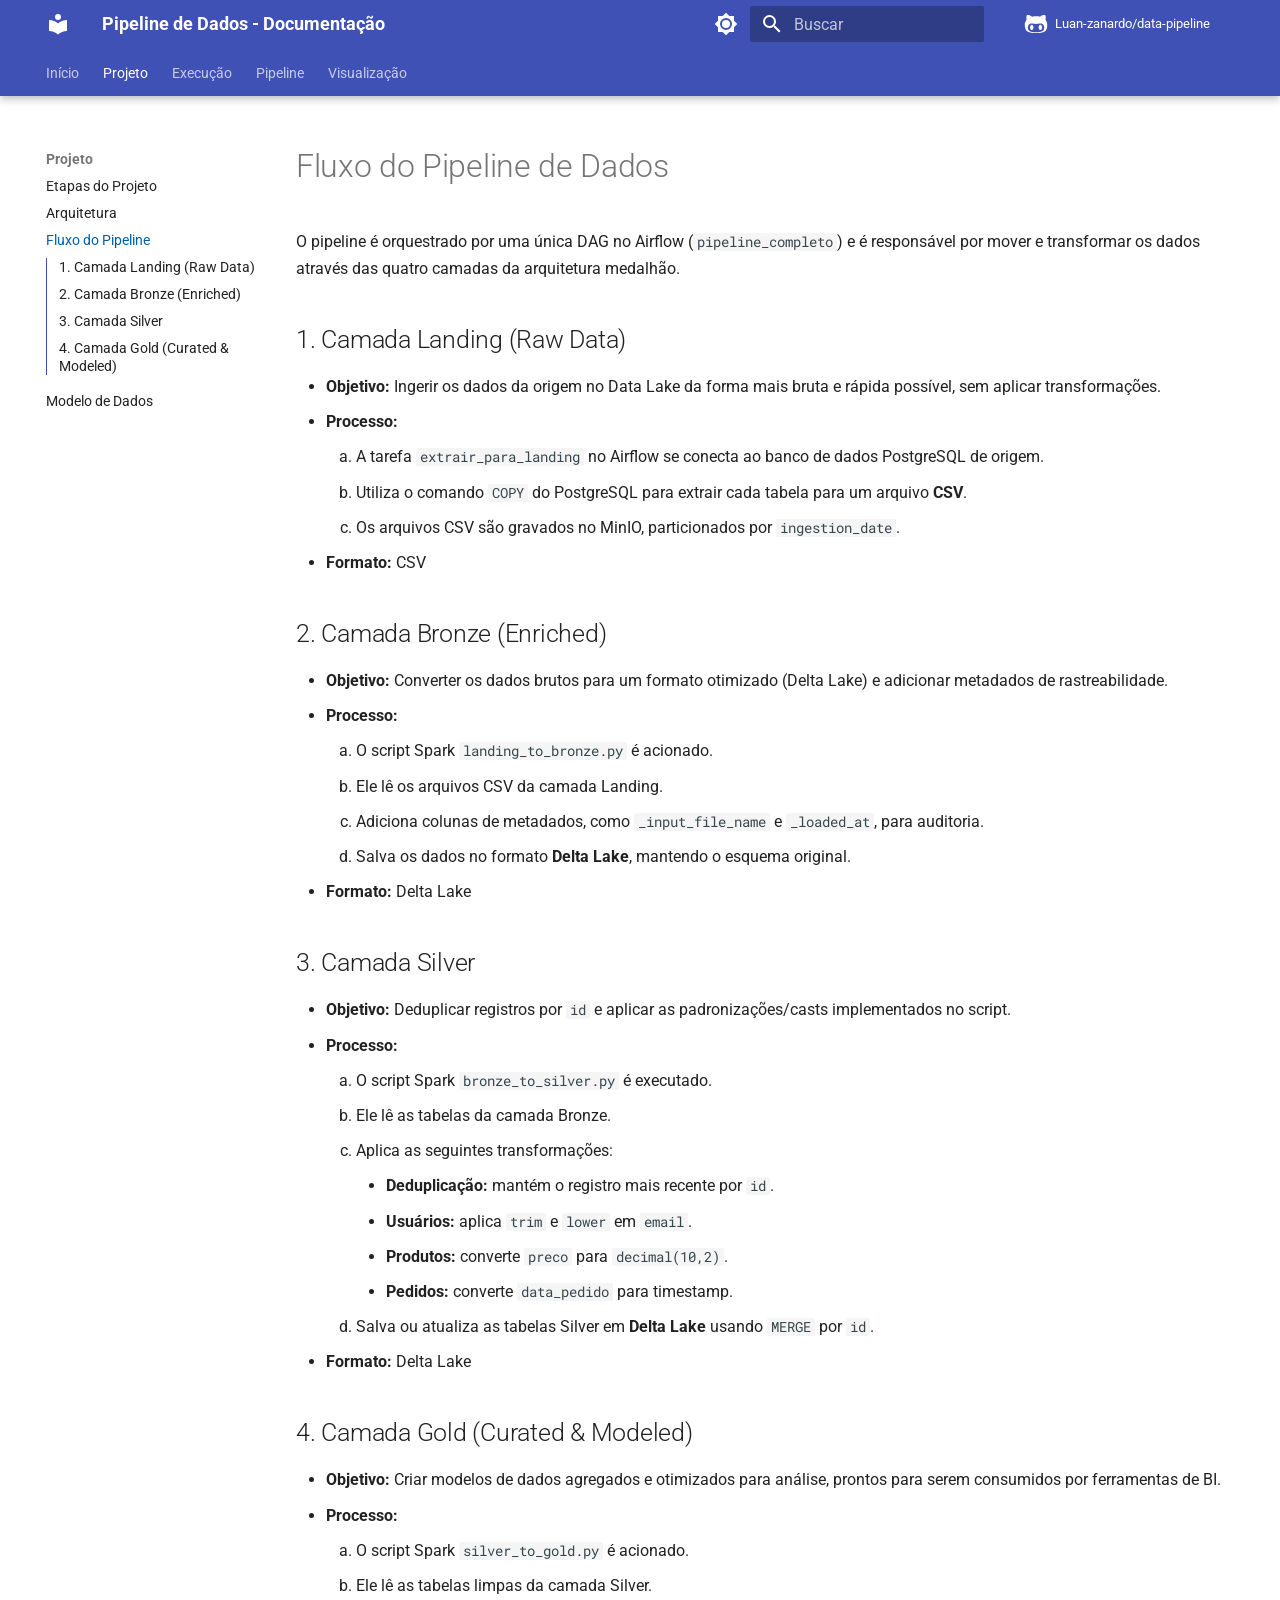
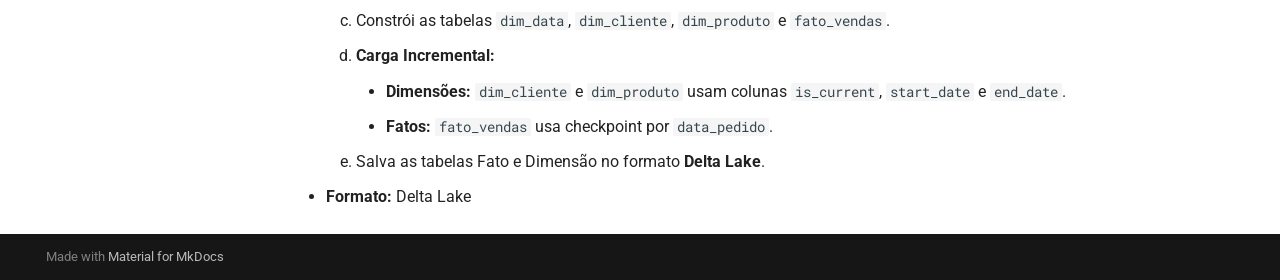
<file: pipeline/index.html>
<!doctype html>
<html lang="pt" class="no-js">
  <head>
    
      <meta charset="utf-8">
      <meta name="viewport" content="width=device-width,initial-scale=1">
      
      
      
        <link rel="canonical" href="https://Luan-zanardo.github.io/data-pipeline/pipeline/">
      
      
        <link rel="prev" href="../arquitetura/">
      
      
        <link rel="next" href="../modelo-dados/">
      
      
      <link rel="icon" href="../assets/images/favicon.png">
      <meta name="generator" content="mkdocs-1.6.1, mkdocs-material-9.6.23">
    
    
      
        <title>Fluxo do Pipeline - Pipeline de Dados - Documentação</title>
      
    
    
      <link rel="stylesheet" href="../assets/stylesheets/main.84d31ad4.min.css">
      
        
        <link rel="stylesheet" href="../assets/stylesheets/palette.06af60db.min.css">
      
      


    
    
      
    
    
      
        
        
        <link rel="preconnect" href="https://fonts.gstatic.com" crossorigin>
        <link rel="stylesheet" href="https://fonts.googleapis.com/css?family=Roboto:300,300i,400,400i,700,700i%7CRoboto+Mono:400,400i,700,700i&display=fallback">
        <style>:root{--md-text-font:"Roboto";--md-code-font:"Roboto Mono"}</style>
      
    
    
      <link rel="stylesheet" href="../stylesheets/extra.css">
    
    <script>__md_scope=new URL("..",location),__md_hash=e=>[...e].reduce(((e,_)=>(e<<5)-e+_.charCodeAt(0)),0),__md_get=(e,_=localStorage,t=__md_scope)=>JSON.parse(_.getItem(t.pathname+"."+e)),__md_set=(e,_,t=localStorage,a=__md_scope)=>{try{t.setItem(a.pathname+"."+e,JSON.stringify(_))}catch(e){}}</script>
    
      

    
    
    
  </head>
  
  
    
    
      
    
    
    
    
    <body dir="ltr" data-md-color-scheme="default" data-md-color-primary="indigo" data-md-color-accent="indigo">
  
    
    <input class="md-toggle" data-md-toggle="drawer" type="checkbox" id="__drawer" autocomplete="off">
    <input class="md-toggle" data-md-toggle="search" type="checkbox" id="__search" autocomplete="off">
    <label class="md-overlay" for="__drawer"></label>
    <div data-md-component="skip">
      
        
        <a href="#fluxo-do-pipeline-de-dados" class="md-skip">
          Ir para o conteúdo
        </a>
      
    </div>
    <div data-md-component="announce">
      
    </div>
    
    
      

  

<header class="md-header md-header--shadow md-header--lifted" data-md-component="header">
  <nav class="md-header__inner md-grid" aria-label="Cabeçalho">
    <a href=".." title="Pipeline de Dados - Documentação" class="md-header__button md-logo" aria-label="Pipeline de Dados - Documentação" data-md-component="logo">
      
  
  <svg xmlns="http://www.w3.org/2000/svg" viewBox="0 0 24 24"><path d="M12 8a3 3 0 0 0 3-3 3 3 0 0 0-3-3 3 3 0 0 0-3 3 3 3 0 0 0 3 3m0 3.54C9.64 9.35 6.5 8 3 8v11c3.5 0 6.64 1.35 9 3.54 2.36-2.19 5.5-3.54 9-3.54V8c-3.5 0-6.64 1.35-9 3.54"/></svg>

    </a>
    <label class="md-header__button md-icon" for="__drawer">
      
      <svg xmlns="http://www.w3.org/2000/svg" viewBox="0 0 24 24"><path d="M3 6h18v2H3zm0 5h18v2H3zm0 5h18v2H3z"/></svg>
    </label>
    <div class="md-header__title" data-md-component="header-title">
      <div class="md-header__ellipsis">
        <div class="md-header__topic">
          <span class="md-ellipsis">
            Pipeline de Dados - Documentação
          </span>
        </div>
        <div class="md-header__topic" data-md-component="header-topic">
          <span class="md-ellipsis">
            
              Fluxo do Pipeline
            
          </span>
        </div>
      </div>
    </div>
    
      
        <form class="md-header__option" data-md-component="palette">
  
    
    
    
    <input class="md-option" data-md-color-media="" data-md-color-scheme="default" data-md-color-primary="indigo" data-md-color-accent="indigo"  aria-label="Alternar para modo escuro"  type="radio" name="__palette" id="__palette_0">
    
      <label class="md-header__button md-icon" title="Alternar para modo escuro" for="__palette_1" hidden>
        <svg xmlns="http://www.w3.org/2000/svg" viewBox="0 0 24 24"><path d="M12 8a4 4 0 0 0-4 4 4 4 0 0 0 4 4 4 4 0 0 0 4-4 4 4 0 0 0-4-4m0 10a6 6 0 0 1-6-6 6 6 0 0 1 6-6 6 6 0 0 1 6 6 6 6 0 0 1-6 6m8-9.31V4h-4.69L12 .69 8.69 4H4v4.69L.69 12 4 15.31V20h4.69L12 23.31 15.31 20H20v-4.69L23.31 12z"/></svg>
      </label>
    
  
    
    
    
    <input class="md-option" data-md-color-media="" data-md-color-scheme="slate" data-md-color-primary="indigo" data-md-color-accent="indigo"  aria-label="Alternar para modo claro"  type="radio" name="__palette" id="__palette_1">
    
      <label class="md-header__button md-icon" title="Alternar para modo claro" for="__palette_0" hidden>
        <svg xmlns="http://www.w3.org/2000/svg" viewBox="0 0 24 24"><path d="M12 18c-.89 0-1.74-.2-2.5-.55C11.56 16.5 13 14.42 13 12s-1.44-4.5-3.5-5.45C10.26 6.2 11.11 6 12 6a6 6 0 0 1 6 6 6 6 0 0 1-6 6m8-9.31V4h-4.69L12 .69 8.69 4H4v4.69L.69 12 4 15.31V20h4.69L12 23.31 15.31 20H20v-4.69L23.31 12z"/></svg>
      </label>
    
  
</form>
      
    
    
      <script>var palette=__md_get("__palette");if(palette&&palette.color){if("(prefers-color-scheme)"===palette.color.media){var media=matchMedia("(prefers-color-scheme: light)"),input=document.querySelector(media.matches?"[data-md-color-media='(prefers-color-scheme: light)']":"[data-md-color-media='(prefers-color-scheme: dark)']");palette.color.media=input.getAttribute("data-md-color-media"),palette.color.scheme=input.getAttribute("data-md-color-scheme"),palette.color.primary=input.getAttribute("data-md-color-primary"),palette.color.accent=input.getAttribute("data-md-color-accent")}for(var[key,value]of Object.entries(palette.color))document.body.setAttribute("data-md-color-"+key,value)}</script>
    
    
    
      
      
        <label class="md-header__button md-icon" for="__search">
          
          <svg xmlns="http://www.w3.org/2000/svg" viewBox="0 0 24 24"><path d="M9.5 3A6.5 6.5 0 0 1 16 9.5c0 1.61-.59 3.09-1.56 4.23l.27.27h.79l5 5-1.5 1.5-5-5v-.79l-.27-.27A6.52 6.52 0 0 1 9.5 16 6.5 6.5 0 0 1 3 9.5 6.5 6.5 0 0 1 9.5 3m0 2C7 5 5 7 5 9.5S7 14 9.5 14 14 12 14 9.5 12 5 9.5 5"/></svg>
        </label>
        <div class="md-search" data-md-component="search" role="dialog">
  <label class="md-search__overlay" for="__search"></label>
  <div class="md-search__inner" role="search">
    <form class="md-search__form" name="search">
      <input type="text" class="md-search__input" name="query" aria-label="Buscar" placeholder="Buscar" autocapitalize="off" autocorrect="off" autocomplete="off" spellcheck="false" data-md-component="search-query" required>
      <label class="md-search__icon md-icon" for="__search">
        
        <svg xmlns="http://www.w3.org/2000/svg" viewBox="0 0 24 24"><path d="M9.5 3A6.5 6.5 0 0 1 16 9.5c0 1.61-.59 3.09-1.56 4.23l.27.27h.79l5 5-1.5 1.5-5-5v-.79l-.27-.27A6.52 6.52 0 0 1 9.5 16 6.5 6.5 0 0 1 3 9.5 6.5 6.5 0 0 1 9.5 3m0 2C7 5 5 7 5 9.5S7 14 9.5 14 14 12 14 9.5 12 5 9.5 5"/></svg>
        
        <svg xmlns="http://www.w3.org/2000/svg" viewBox="0 0 24 24"><path d="M20 11v2H8l5.5 5.5-1.42 1.42L4.16 12l7.92-7.92L13.5 5.5 8 11z"/></svg>
      </label>
      <nav class="md-search__options" aria-label="Pesquisar">
        
        <button type="reset" class="md-search__icon md-icon" title="Limpar" aria-label="Limpar" tabindex="-1">
          
          <svg xmlns="http://www.w3.org/2000/svg" viewBox="0 0 24 24"><path d="M19 6.41 17.59 5 12 10.59 6.41 5 5 6.41 10.59 12 5 17.59 6.41 19 12 13.41 17.59 19 19 17.59 13.41 12z"/></svg>
        </button>
      </nav>
      
        <div class="md-search__suggest" data-md-component="search-suggest"></div>
      
    </form>
    <div class="md-search__output">
      <div class="md-search__scrollwrap" tabindex="0" data-md-scrollfix>
        <div class="md-search-result" data-md-component="search-result">
          <div class="md-search-result__meta">
            Inicializando a pesquisa
          </div>
          <ol class="md-search-result__list" role="presentation"></ol>
        </div>
      </div>
    </div>
  </div>
</div>
      
    
    
      <div class="md-header__source">
        <a href="https://github.com/Luan-zanardo/data-pipeline" title="Ir ao repositório" class="md-source" data-md-component="source">
  <div class="md-source__icon md-icon">
    
    <svg xmlns="http://www.w3.org/2000/svg" viewBox="0 0 512 512"><!--! Font Awesome Free 7.1.0 by @fontawesome - https://fontawesome.com License - https://fontawesome.com/license/free (Icons: CC BY 4.0, Fonts: SIL OFL 1.1, Code: MIT License) Copyright 2025 Fonticons, Inc.--><path d="M202.1 328.7c0 20.9-10.9 55.1-36.7 55.1s-36.7-34.2-36.7-55.1 10.9-55.1 36.7-55.1 36.7 34.2 36.7 55.1M496 278.2c0 31.9-3.2 65.7-17.5 95-37.9 76.6-142.1 74.8-216.7 74.8-75.8 0-186.2 2.7-225.6-74.8-14.6-29-20.2-63.1-20.2-95 0-41.9 13.9-81.5 41.5-113.6-5.2-15.8-7.7-32.4-7.7-48.8 0-21.5 4.9-32.3 14.6-51.8 45.3 0 74.3 9 108.8 36 29-6.9 58.8-10 88.7-10 27 0 54.2 2.9 80.4 9.2 34-26.7 63-35.2 107.8-35.2 9.8 19.5 14.6 30.3 14.6 51.8 0 16.4-2.6 32.7-7.7 48.2 27.5 32.4 39 72.3 39 114.2m-64.3 50.5c0-43.9-26.7-82.6-73.5-82.6-18.9 0-37 3.4-56 6-14.9 2.3-29.8 3.2-45.1 3.2-15.2 0-30.1-.9-45.1-3.2-18.7-2.6-37-6-56-6-46.8 0-73.5 38.7-73.5 82.6 0 87.8 80.4 101.3 150.4 101.3h48.2c70.3 0 150.6-13.4 150.6-101.3m-82.6-55.1c-25.8 0-36.7 34.2-36.7 55.1s10.9 55.1 36.7 55.1 36.7-34.2 36.7-55.1-10.9-55.1-36.7-55.1"/></svg>
  </div>
  <div class="md-source__repository">
    Luan-zanardo/data-pipeline
  </div>
</a>
      </div>
    
  </nav>
  
    
      
<nav class="md-tabs" aria-label="Abas" data-md-component="tabs">
  <div class="md-grid">
    <ul class="md-tabs__list">
      
        
  
  
  
  
    <li class="md-tabs__item">
      <a href=".." class="md-tabs__link">
        
  
  
    
  
  Início

      </a>
    </li>
  

      
        
  
  
  
    
  
  
    
    
      <li class="md-tabs__item md-tabs__item--active">
        <a href="../etapas/" class="md-tabs__link">
          
  
  
  Projeto

        </a>
      </li>
    
  

      
        
  
  
  
  
    
    
      <li class="md-tabs__item">
        <a href="../setup/" class="md-tabs__link">
          
  
  
  Execução

        </a>
      </li>
    
  

      
        
  
  
  
  
    
    
      <li class="md-tabs__item">
        <a href="../geracao-massa/" class="md-tabs__link">
          
  
  
  Pipeline

        </a>
      </li>
    
  

      
        
  
  
  
  
    
    
      <li class="md-tabs__item">
        <a href="../metabase/" class="md-tabs__link">
          
  
  
  Visualização

        </a>
      </li>
    
  

      
    </ul>
  </div>
</nav>
    
  
</header>
    
    <div class="md-container" data-md-component="container">
      
      
        
      
      <main class="md-main" data-md-component="main">
        <div class="md-main__inner md-grid">
          
            
              
              <div class="md-sidebar md-sidebar--primary" data-md-component="sidebar" data-md-type="navigation" >
                <div class="md-sidebar__scrollwrap">
                  <div class="md-sidebar__inner">
                    


  


  

<nav class="md-nav md-nav--primary md-nav--lifted md-nav--integrated" aria-label="Navegação" data-md-level="0">
  <label class="md-nav__title" for="__drawer">
    <a href=".." title="Pipeline de Dados - Documentação" class="md-nav__button md-logo" aria-label="Pipeline de Dados - Documentação" data-md-component="logo">
      
  
  <svg xmlns="http://www.w3.org/2000/svg" viewBox="0 0 24 24"><path d="M12 8a3 3 0 0 0 3-3 3 3 0 0 0-3-3 3 3 0 0 0-3 3 3 3 0 0 0 3 3m0 3.54C9.64 9.35 6.5 8 3 8v11c3.5 0 6.64 1.35 9 3.54 2.36-2.19 5.5-3.54 9-3.54V8c-3.5 0-6.64 1.35-9 3.54"/></svg>

    </a>
    Pipeline de Dados - Documentação
  </label>
  
    <div class="md-nav__source">
      <a href="https://github.com/Luan-zanardo/data-pipeline" title="Ir ao repositório" class="md-source" data-md-component="source">
  <div class="md-source__icon md-icon">
    
    <svg xmlns="http://www.w3.org/2000/svg" viewBox="0 0 512 512"><!--! Font Awesome Free 7.1.0 by @fontawesome - https://fontawesome.com License - https://fontawesome.com/license/free (Icons: CC BY 4.0, Fonts: SIL OFL 1.1, Code: MIT License) Copyright 2025 Fonticons, Inc.--><path d="M202.1 328.7c0 20.9-10.9 55.1-36.7 55.1s-36.7-34.2-36.7-55.1 10.9-55.1 36.7-55.1 36.7 34.2 36.7 55.1M496 278.2c0 31.9-3.2 65.7-17.5 95-37.9 76.6-142.1 74.8-216.7 74.8-75.8 0-186.2 2.7-225.6-74.8-14.6-29-20.2-63.1-20.2-95 0-41.9 13.9-81.5 41.5-113.6-5.2-15.8-7.7-32.4-7.7-48.8 0-21.5 4.9-32.3 14.6-51.8 45.3 0 74.3 9 108.8 36 29-6.9 58.8-10 88.7-10 27 0 54.2 2.9 80.4 9.2 34-26.7 63-35.2 107.8-35.2 9.8 19.5 14.6 30.3 14.6 51.8 0 16.4-2.6 32.7-7.7 48.2 27.5 32.4 39 72.3 39 114.2m-64.3 50.5c0-43.9-26.7-82.6-73.5-82.6-18.9 0-37 3.4-56 6-14.9 2.3-29.8 3.2-45.1 3.2-15.2 0-30.1-.9-45.1-3.2-18.7-2.6-37-6-56-6-46.8 0-73.5 38.7-73.5 82.6 0 87.8 80.4 101.3 150.4 101.3h48.2c70.3 0 150.6-13.4 150.6-101.3m-82.6-55.1c-25.8 0-36.7 34.2-36.7 55.1s10.9 55.1 36.7 55.1 36.7-34.2 36.7-55.1-10.9-55.1-36.7-55.1"/></svg>
  </div>
  <div class="md-source__repository">
    Luan-zanardo/data-pipeline
  </div>
</a>
    </div>
  
  <ul class="md-nav__list" data-md-scrollfix>
    
      
      
  
  
  
  
    <li class="md-nav__item">
      <a href=".." class="md-nav__link">
        
  
  
  <span class="md-ellipsis">
    Início
    
  </span>
  

      </a>
    </li>
  

    
      
      
  
  
    
  
  
  
    
    
    
    
      
        
        
      
      
        
      
    
    
    <li class="md-nav__item md-nav__item--active md-nav__item--section md-nav__item--nested">
      
        
        
        <input class="md-nav__toggle md-toggle " type="checkbox" id="__nav_2" checked>
        
          
          <label class="md-nav__link" for="__nav_2" id="__nav_2_label" tabindex="">
            
  
  
  <span class="md-ellipsis">
    Projeto
    
  </span>
  

            <span class="md-nav__icon md-icon"></span>
          </label>
        
        <nav class="md-nav" data-md-level="1" aria-labelledby="__nav_2_label" aria-expanded="true">
          <label class="md-nav__title" for="__nav_2">
            <span class="md-nav__icon md-icon"></span>
            Projeto
          </label>
          <ul class="md-nav__list" data-md-scrollfix>
            
              
                
  
  
  
  
    <li class="md-nav__item">
      <a href="../etapas/" class="md-nav__link">
        
  
  
  <span class="md-ellipsis">
    Etapas do Projeto
    
  </span>
  

      </a>
    </li>
  

              
            
              
                
  
  
  
  
    <li class="md-nav__item">
      <a href="../arquitetura/" class="md-nav__link">
        
  
  
  <span class="md-ellipsis">
    Arquitetura
    
  </span>
  

      </a>
    </li>
  

              
            
              
                
  
  
    
  
  
  
    <li class="md-nav__item md-nav__item--active">
      
      <input class="md-nav__toggle md-toggle" type="checkbox" id="__toc">
      
      
        
      
      
        <label class="md-nav__link md-nav__link--active" for="__toc">
          
  
  
  <span class="md-ellipsis">
    Fluxo do Pipeline
    
  </span>
  

          <span class="md-nav__icon md-icon"></span>
        </label>
      
      <a href="./" class="md-nav__link md-nav__link--active">
        
  
  
  <span class="md-ellipsis">
    Fluxo do Pipeline
    
  </span>
  

      </a>
      
        

<nav class="md-nav md-nav--secondary" aria-label="Índice">
  
  
  
    
  
  
    <label class="md-nav__title" for="__toc">
      <span class="md-nav__icon md-icon"></span>
      Índice
    </label>
    <ul class="md-nav__list" data-md-component="toc" data-md-scrollfix>
      
        <li class="md-nav__item">
  <a href="#1-camada-landing-raw-data" class="md-nav__link">
    <span class="md-ellipsis">
      1. Camada Landing (Raw Data)
    </span>
  </a>
  
</li>
      
        <li class="md-nav__item">
  <a href="#2-camada-bronze-enriched" class="md-nav__link">
    <span class="md-ellipsis">
      2. Camada Bronze (Enriched)
    </span>
  </a>
  
</li>
      
        <li class="md-nav__item">
  <a href="#3-camada-silver" class="md-nav__link">
    <span class="md-ellipsis">
      3. Camada Silver
    </span>
  </a>
  
</li>
      
        <li class="md-nav__item">
  <a href="#4-camada-gold-curated-modeled" class="md-nav__link">
    <span class="md-ellipsis">
      4. Camada Gold (Curated &amp; Modeled)
    </span>
  </a>
  
</li>
      
    </ul>
  
</nav>
      
    </li>
  

              
            
              
                
  
  
  
  
    <li class="md-nav__item">
      <a href="../modelo-dados/" class="md-nav__link">
        
  
  
  <span class="md-ellipsis">
    Modelo de Dados
    
  </span>
  

      </a>
    </li>
  

              
            
          </ul>
        </nav>
      
    </li>
  

    
      
      
  
  
  
  
    
    
    
    
      
      
        
      
    
    
    <li class="md-nav__item md-nav__item--nested">
      
        
        
        <input class="md-nav__toggle md-toggle " type="checkbox" id="__nav_3" >
        
          
          <label class="md-nav__link" for="__nav_3" id="__nav_3_label" tabindex="0">
            
  
  
  <span class="md-ellipsis">
    Execução
    
  </span>
  

            <span class="md-nav__icon md-icon"></span>
          </label>
        
        <nav class="md-nav" data-md-level="1" aria-labelledby="__nav_3_label" aria-expanded="false">
          <label class="md-nav__title" for="__nav_3">
            <span class="md-nav__icon md-icon"></span>
            Execução
          </label>
          <ul class="md-nav__list" data-md-scrollfix>
            
              
                
  
  
  
  
    <li class="md-nav__item">
      <a href="../setup/" class="md-nav__link">
        
  
  
  <span class="md-ellipsis">
    Setup e Execução
    
  </span>
  

      </a>
    </li>
  

              
            
              
                
  
  
  
  
    <li class="md-nav__item">
      <a href="../como-executar/" class="md-nav__link">
        
  
  
  <span class="md-ellipsis">
    Como Executar
    
  </span>
  

      </a>
    </li>
  

              
            
          </ul>
        </nav>
      
    </li>
  

    
      
      
  
  
  
  
    
    
    
    
      
      
        
      
    
    
    <li class="md-nav__item md-nav__item--nested">
      
        
        
        <input class="md-nav__toggle md-toggle " type="checkbox" id="__nav_4" >
        
          
          <label class="md-nav__link" for="__nav_4" id="__nav_4_label" tabindex="0">
            
  
  
  <span class="md-ellipsis">
    Pipeline
    
  </span>
  

            <span class="md-nav__icon md-icon"></span>
          </label>
        
        <nav class="md-nav" data-md-level="1" aria-labelledby="__nav_4_label" aria-expanded="false">
          <label class="md-nav__title" for="__nav_4">
            <span class="md-nav__icon md-icon"></span>
            Pipeline
          </label>
          <ul class="md-nav__list" data-md-scrollfix>
            
              
                
  
  
  
  
    <li class="md-nav__item">
      <a href="../geracao-massa/" class="md-nav__link">
        
  
  
  <span class="md-ellipsis">
    Geração de Massa
    
  </span>
  

      </a>
    </li>
  

              
            
              
                
  
  
  
  
    <li class="md-nav__item">
      <a href="../orquestracao/" class="md-nav__link">
        
  
  
  <span class="md-ellipsis">
    Orquestração e Landing
    
  </span>
  

      </a>
    </li>
  

              
            
              
                
  
  
  
  
    <li class="md-nav__item">
      <a href="../bronze-silver/" class="md-nav__link">
        
  
  
  <span class="md-ellipsis">
    Bronze e Silver
    
  </span>
  

      </a>
    </li>
  

              
            
              
                
  
  
  
  
    <li class="md-nav__item">
      <a href="../gold/" class="md-nav__link">
        
  
  
  <span class="md-ellipsis">
    Gold
    
  </span>
  

      </a>
    </li>
  

              
            
          </ul>
        </nav>
      
    </li>
  

    
      
      
  
  
  
  
    
    
    
    
      
      
        
      
    
    
    <li class="md-nav__item md-nav__item--nested">
      
        
        
        <input class="md-nav__toggle md-toggle " type="checkbox" id="__nav_5" >
        
          
          <label class="md-nav__link" for="__nav_5" id="__nav_5_label" tabindex="0">
            
  
  
  <span class="md-ellipsis">
    Visualização
    
  </span>
  

            <span class="md-nav__icon md-icon"></span>
          </label>
        
        <nav class="md-nav" data-md-level="1" aria-labelledby="__nav_5_label" aria-expanded="false">
          <label class="md-nav__title" for="__nav_5">
            <span class="md-nav__icon md-icon"></span>
            Visualização
          </label>
          <ul class="md-nav__list" data-md-scrollfix>
            
              
                
  
  
  
  
    <li class="md-nav__item">
      <a href="../metabase/" class="md-nav__link">
        
  
  
  <span class="md-ellipsis">
    Metabase
    
  </span>
  

      </a>
    </li>
  

              
            
          </ul>
        </nav>
      
    </li>
  

    
  </ul>
</nav>
                  </div>
                </div>
              </div>
            
            
          
          
            <div class="md-content" data-md-component="content">
              <article class="md-content__inner md-typeset">
                
                  


  
  


<h1 id="fluxo-do-pipeline-de-dados">Fluxo do Pipeline de Dados</h1>
<p>O pipeline é orquestrado por uma única DAG no Airflow (<code>pipeline_completo</code>) e é responsável por mover e transformar os dados através das quatro camadas da arquitetura medalhão.</p>
<h2 id="1-camada-landing-raw-data">1. Camada Landing (Raw Data)</h2>
<ul>
<li><strong>Objetivo:</strong> Ingerir os dados da origem no Data Lake da forma mais bruta e rápida possível, sem aplicar transformações.</li>
<li><strong>Processo:</strong><ol>
<li>A tarefa <code>extrair_para_landing</code> no Airflow se conecta ao banco de dados PostgreSQL de origem.</li>
<li>Utiliza o comando <code>COPY</code> do PostgreSQL para extrair cada tabela para um arquivo <strong>CSV</strong>.</li>
<li>Os arquivos CSV são gravados no MinIO, particionados por <code>ingestion_date</code>.</li>
</ol>
</li>
<li><strong>Formato:</strong> CSV</li>
</ul>
<h2 id="2-camada-bronze-enriched">2. Camada Bronze (Enriched)</h2>
<ul>
<li><strong>Objetivo:</strong> Converter os dados brutos para um formato otimizado (Delta Lake) e adicionar metadados de rastreabilidade.</li>
<li><strong>Processo:</strong><ol>
<li>O script Spark <code>landing_to_bronze.py</code> é acionado.</li>
<li>Ele lê os arquivos CSV da camada Landing.</li>
<li>Adiciona colunas de metadados, como <code>_input_file_name</code> e <code>_loaded_at</code>, para auditoria.</li>
<li>Salva os dados no formato <strong>Delta Lake</strong>, mantendo o esquema original.</li>
</ol>
</li>
<li><strong>Formato:</strong> Delta Lake</li>
</ul>
<h2 id="3-camada-silver">3. Camada Silver</h2>
<ul>
<li><strong>Objetivo:</strong> Deduplicar registros por <code>id</code> e aplicar as padronizações/casts implementados no script.</li>
<li><strong>Processo:</strong><ol>
<li>O script Spark <code>bronze_to_silver.py</code> é executado.</li>
<li>Ele lê as tabelas da camada Bronze.</li>
<li>Aplica as seguintes transformações:<ul>
<li><strong>Deduplicação:</strong> mantém o registro mais recente por <code>id</code>.</li>
<li><strong>Usuários:</strong> aplica <code>trim</code> e <code>lower</code> em <code>email</code>.</li>
<li><strong>Produtos:</strong> converte <code>preco</code> para <code>decimal(10,2)</code>.</li>
<li><strong>Pedidos:</strong> converte <code>data_pedido</code> para timestamp.</li>
</ul>
</li>
<li>Salva ou atualiza as tabelas Silver em <strong>Delta Lake</strong> usando <code>MERGE</code> por <code>id</code>.</li>
</ol>
</li>
<li><strong>Formato:</strong> Delta Lake</li>
</ul>
<h2 id="4-camada-gold-curated-modeled">4. Camada Gold (Curated &amp; Modeled)</h2>
<ul>
<li><strong>Objetivo:</strong> Criar modelos de dados agregados e otimizados para análise, prontos para serem consumidos por ferramentas de BI.</li>
<li><strong>Processo:</strong><ol>
<li>O script Spark <code>silver_to_gold.py</code> é acionado.</li>
<li>Ele lê as tabelas limpas da camada Silver.</li>
<li>Constrói as tabelas <code>dim_data</code>, <code>dim_cliente</code>, <code>dim_produto</code> e <code>fato_vendas</code>.</li>
<li><strong>Carga Incremental:</strong><ul>
<li><strong>Dimensões:</strong> <code>dim_cliente</code> e <code>dim_produto</code> usam colunas <code>is_current</code>, <code>start_date</code> e <code>end_date</code>.</li>
<li><strong>Fatos:</strong> <code>fato_vendas</code> usa checkpoint por <code>data_pedido</code>.</li>
</ul>
</li>
<li>Salva as tabelas Fato e Dimensão no formato <strong>Delta Lake</strong>.</li>
</ol>
</li>
<li><strong>Formato:</strong> Delta Lake</li>
</ul>












                
              </article>
            </div>
          
          
  <script>var tabs=__md_get("__tabs");if(Array.isArray(tabs))e:for(var set of document.querySelectorAll(".tabbed-set")){var labels=set.querySelector(".tabbed-labels");for(var tab of tabs)for(var label of labels.getElementsByTagName("label"))if(label.innerText.trim()===tab){var input=document.getElementById(label.htmlFor);input.checked=!0;continue e}}</script>

<script>var target=document.getElementById(location.hash.slice(1));target&&target.name&&(target.checked=target.name.startsWith("__tabbed_"))</script>
        </div>
        
          <button type="button" class="md-top md-icon" data-md-component="top" hidden>
  
  <svg xmlns="http://www.w3.org/2000/svg" viewBox="0 0 24 24"><path d="M13 20h-2V8l-5.5 5.5-1.42-1.42L12 4.16l7.92 7.92-1.42 1.42L13 8z"/></svg>
  Voltar ao topo
</button>
        
      </main>
      
        <footer class="md-footer">
  
  <div class="md-footer-meta md-typeset">
    <div class="md-footer-meta__inner md-grid">
      <div class="md-copyright">
  
  
    Made with
    <a href="https://squidfunk.github.io/mkdocs-material/" target="_blank" rel="noopener">
      Material for MkDocs
    </a>
  
</div>
      
    </div>
  </div>
</footer>
      
    </div>
    <div class="md-dialog" data-md-component="dialog">
      <div class="md-dialog__inner md-typeset"></div>
    </div>
    
    
    
      
      <script id="__config" type="application/json">{"base": "..", "features": ["navigation.tabs", "navigation.tabs.sticky", "navigation.sections", "toc.integrate", "navigation.top", "search.suggest", "search.highlight", "content.tabs.link", "content.code.annotation", "content.code.copy"], "search": "../assets/javascripts/workers/search.973d3a69.min.js", "tags": null, "translations": {"clipboard.copied": "Copiado para \u00e1rea de transfer\u00eancia", "clipboard.copy": "Copiar para \u00e1rea de transfer\u00eancia", "search.result.more.one": "Mais 1 nesta p\u00e1gina", "search.result.more.other": "Mais # nesta p\u00e1gina", "search.result.none": "Nenhum resultado encontrado", "search.result.one": "1 resultado encontrado", "search.result.other": "# resultados encontrados", "search.result.placeholder": "Digite para iniciar a busca", "search.result.term.missing": "Ausente", "select.version": "Selecione a vers\u00e3o"}, "version": null}</script>
    
    
      <script src="../assets/javascripts/bundle.f55a23d4.min.js"></script>
      
    
  </body>
</html>
</file>
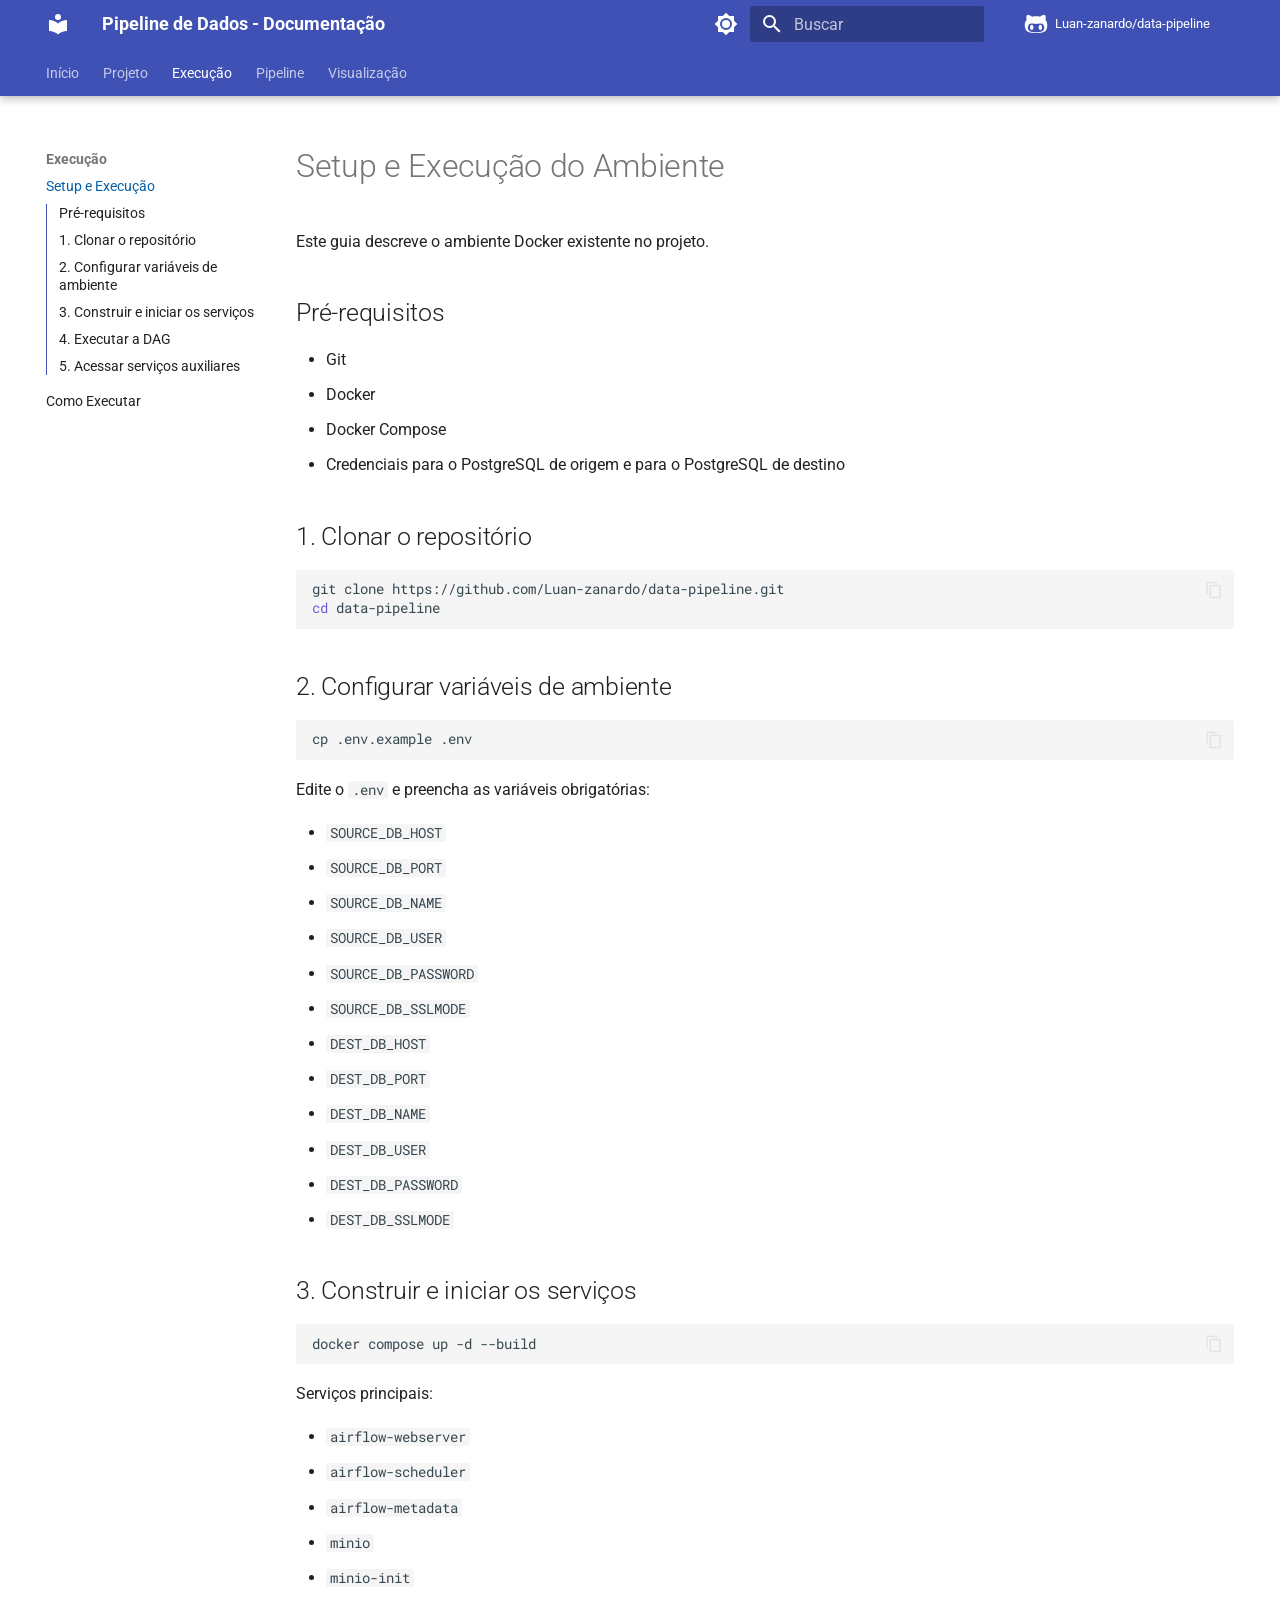
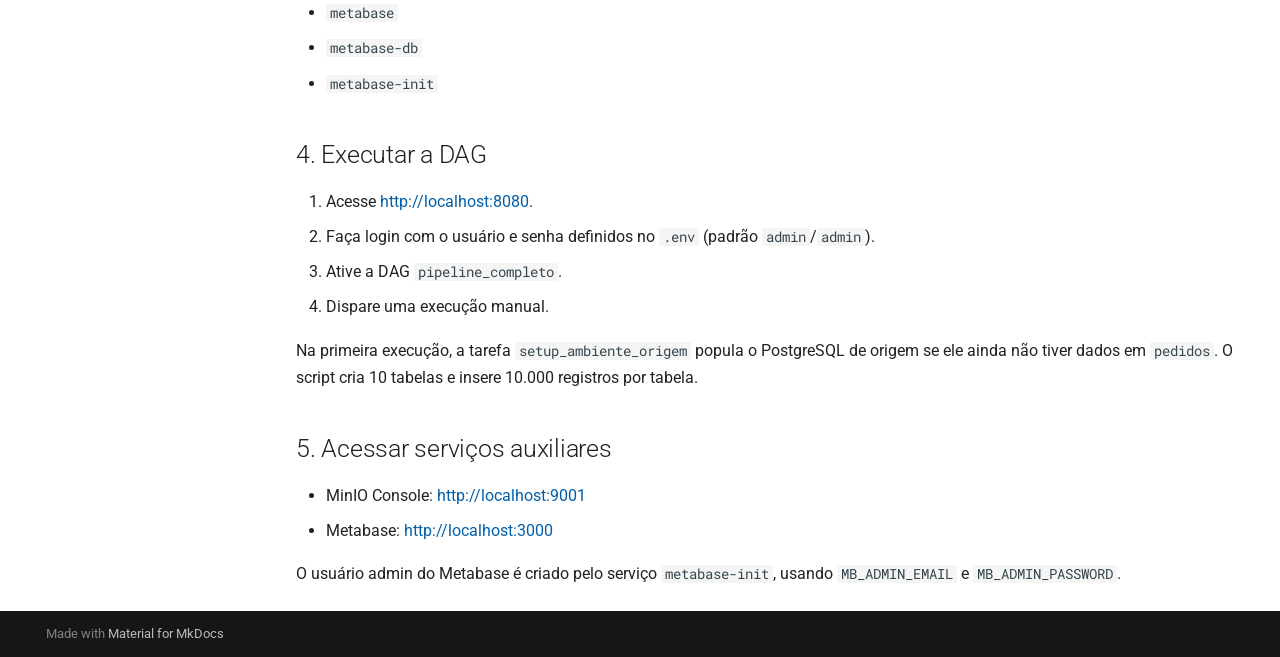
<file: setup/index.html>
<!doctype html>
<html lang="pt" class="no-js">
  <head>
    
      <meta charset="utf-8">
      <meta name="viewport" content="width=device-width,initial-scale=1">
      
      
      
        <link rel="canonical" href="https://Luan-zanardo.github.io/data-pipeline/setup/">
      
      
        <link rel="prev" href="../modelo-dados/">
      
      
        <link rel="next" href="../como-executar/">
      
      
      <link rel="icon" href="../assets/images/favicon.png">
      <meta name="generator" content="mkdocs-1.6.1, mkdocs-material-9.6.23">
    
    
      
        <title>Setup e Execução - Pipeline de Dados - Documentação</title>
      
    
    
      <link rel="stylesheet" href="../assets/stylesheets/main.84d31ad4.min.css">
      
        
        <link rel="stylesheet" href="../assets/stylesheets/palette.06af60db.min.css">
      
      


    
    
      
    
    
      
        
        
        <link rel="preconnect" href="https://fonts.gstatic.com" crossorigin>
        <link rel="stylesheet" href="https://fonts.googleapis.com/css?family=Roboto:300,300i,400,400i,700,700i%7CRoboto+Mono:400,400i,700,700i&display=fallback">
        <style>:root{--md-text-font:"Roboto";--md-code-font:"Roboto Mono"}</style>
      
    
    
      <link rel="stylesheet" href="../stylesheets/extra.css">
    
    <script>__md_scope=new URL("..",location),__md_hash=e=>[...e].reduce(((e,_)=>(e<<5)-e+_.charCodeAt(0)),0),__md_get=(e,_=localStorage,t=__md_scope)=>JSON.parse(_.getItem(t.pathname+"."+e)),__md_set=(e,_,t=localStorage,a=__md_scope)=>{try{t.setItem(a.pathname+"."+e,JSON.stringify(_))}catch(e){}}</script>
    
      

    
    
    
  </head>
  
  
    
    
      
    
    
    
    
    <body dir="ltr" data-md-color-scheme="default" data-md-color-primary="indigo" data-md-color-accent="indigo">
  
    
    <input class="md-toggle" data-md-toggle="drawer" type="checkbox" id="__drawer" autocomplete="off">
    <input class="md-toggle" data-md-toggle="search" type="checkbox" id="__search" autocomplete="off">
    <label class="md-overlay" for="__drawer"></label>
    <div data-md-component="skip">
      
        
        <a href="#setup-e-execucao-do-ambiente" class="md-skip">
          Ir para o conteúdo
        </a>
      
    </div>
    <div data-md-component="announce">
      
    </div>
    
    
      

  

<header class="md-header md-header--shadow md-header--lifted" data-md-component="header">
  <nav class="md-header__inner md-grid" aria-label="Cabeçalho">
    <a href=".." title="Pipeline de Dados - Documentação" class="md-header__button md-logo" aria-label="Pipeline de Dados - Documentação" data-md-component="logo">
      
  
  <svg xmlns="http://www.w3.org/2000/svg" viewBox="0 0 24 24"><path d="M12 8a3 3 0 0 0 3-3 3 3 0 0 0-3-3 3 3 0 0 0-3 3 3 3 0 0 0 3 3m0 3.54C9.64 9.35 6.5 8 3 8v11c3.5 0 6.64 1.35 9 3.54 2.36-2.19 5.5-3.54 9-3.54V8c-3.5 0-6.64 1.35-9 3.54"/></svg>

    </a>
    <label class="md-header__button md-icon" for="__drawer">
      
      <svg xmlns="http://www.w3.org/2000/svg" viewBox="0 0 24 24"><path d="M3 6h18v2H3zm0 5h18v2H3zm0 5h18v2H3z"/></svg>
    </label>
    <div class="md-header__title" data-md-component="header-title">
      <div class="md-header__ellipsis">
        <div class="md-header__topic">
          <span class="md-ellipsis">
            Pipeline de Dados - Documentação
          </span>
        </div>
        <div class="md-header__topic" data-md-component="header-topic">
          <span class="md-ellipsis">
            
              Setup e Execução
            
          </span>
        </div>
      </div>
    </div>
    
      
        <form class="md-header__option" data-md-component="palette">
  
    
    
    
    <input class="md-option" data-md-color-media="" data-md-color-scheme="default" data-md-color-primary="indigo" data-md-color-accent="indigo"  aria-label="Alternar para modo escuro"  type="radio" name="__palette" id="__palette_0">
    
      <label class="md-header__button md-icon" title="Alternar para modo escuro" for="__palette_1" hidden>
        <svg xmlns="http://www.w3.org/2000/svg" viewBox="0 0 24 24"><path d="M12 8a4 4 0 0 0-4 4 4 4 0 0 0 4 4 4 4 0 0 0 4-4 4 4 0 0 0-4-4m0 10a6 6 0 0 1-6-6 6 6 0 0 1 6-6 6 6 0 0 1 6 6 6 6 0 0 1-6 6m8-9.31V4h-4.69L12 .69 8.69 4H4v4.69L.69 12 4 15.31V20h4.69L12 23.31 15.31 20H20v-4.69L23.31 12z"/></svg>
      </label>
    
  
    
    
    
    <input class="md-option" data-md-color-media="" data-md-color-scheme="slate" data-md-color-primary="indigo" data-md-color-accent="indigo"  aria-label="Alternar para modo claro"  type="radio" name="__palette" id="__palette_1">
    
      <label class="md-header__button md-icon" title="Alternar para modo claro" for="__palette_0" hidden>
        <svg xmlns="http://www.w3.org/2000/svg" viewBox="0 0 24 24"><path d="M12 18c-.89 0-1.74-.2-2.5-.55C11.56 16.5 13 14.42 13 12s-1.44-4.5-3.5-5.45C10.26 6.2 11.11 6 12 6a6 6 0 0 1 6 6 6 6 0 0 1-6 6m8-9.31V4h-4.69L12 .69 8.69 4H4v4.69L.69 12 4 15.31V20h4.69L12 23.31 15.31 20H20v-4.69L23.31 12z"/></svg>
      </label>
    
  
</form>
      
    
    
      <script>var palette=__md_get("__palette");if(palette&&palette.color){if("(prefers-color-scheme)"===palette.color.media){var media=matchMedia("(prefers-color-scheme: light)"),input=document.querySelector(media.matches?"[data-md-color-media='(prefers-color-scheme: light)']":"[data-md-color-media='(prefers-color-scheme: dark)']");palette.color.media=input.getAttribute("data-md-color-media"),palette.color.scheme=input.getAttribute("data-md-color-scheme"),palette.color.primary=input.getAttribute("data-md-color-primary"),palette.color.accent=input.getAttribute("data-md-color-accent")}for(var[key,value]of Object.entries(palette.color))document.body.setAttribute("data-md-color-"+key,value)}</script>
    
    
    
      
      
        <label class="md-header__button md-icon" for="__search">
          
          <svg xmlns="http://www.w3.org/2000/svg" viewBox="0 0 24 24"><path d="M9.5 3A6.5 6.5 0 0 1 16 9.5c0 1.61-.59 3.09-1.56 4.23l.27.27h.79l5 5-1.5 1.5-5-5v-.79l-.27-.27A6.52 6.52 0 0 1 9.5 16 6.5 6.5 0 0 1 3 9.5 6.5 6.5 0 0 1 9.5 3m0 2C7 5 5 7 5 9.5S7 14 9.5 14 14 12 14 9.5 12 5 9.5 5"/></svg>
        </label>
        <div class="md-search" data-md-component="search" role="dialog">
  <label class="md-search__overlay" for="__search"></label>
  <div class="md-search__inner" role="search">
    <form class="md-search__form" name="search">
      <input type="text" class="md-search__input" name="query" aria-label="Buscar" placeholder="Buscar" autocapitalize="off" autocorrect="off" autocomplete="off" spellcheck="false" data-md-component="search-query" required>
      <label class="md-search__icon md-icon" for="__search">
        
        <svg xmlns="http://www.w3.org/2000/svg" viewBox="0 0 24 24"><path d="M9.5 3A6.5 6.5 0 0 1 16 9.5c0 1.61-.59 3.09-1.56 4.23l.27.27h.79l5 5-1.5 1.5-5-5v-.79l-.27-.27A6.52 6.52 0 0 1 9.5 16 6.5 6.5 0 0 1 3 9.5 6.5 6.5 0 0 1 9.5 3m0 2C7 5 5 7 5 9.5S7 14 9.5 14 14 12 14 9.5 12 5 9.5 5"/></svg>
        
        <svg xmlns="http://www.w3.org/2000/svg" viewBox="0 0 24 24"><path d="M20 11v2H8l5.5 5.5-1.42 1.42L4.16 12l7.92-7.92L13.5 5.5 8 11z"/></svg>
      </label>
      <nav class="md-search__options" aria-label="Pesquisar">
        
        <button type="reset" class="md-search__icon md-icon" title="Limpar" aria-label="Limpar" tabindex="-1">
          
          <svg xmlns="http://www.w3.org/2000/svg" viewBox="0 0 24 24"><path d="M19 6.41 17.59 5 12 10.59 6.41 5 5 6.41 10.59 12 5 17.59 6.41 19 12 13.41 17.59 19 19 17.59 13.41 12z"/></svg>
        </button>
      </nav>
      
        <div class="md-search__suggest" data-md-component="search-suggest"></div>
      
    </form>
    <div class="md-search__output">
      <div class="md-search__scrollwrap" tabindex="0" data-md-scrollfix>
        <div class="md-search-result" data-md-component="search-result">
          <div class="md-search-result__meta">
            Inicializando a pesquisa
          </div>
          <ol class="md-search-result__list" role="presentation"></ol>
        </div>
      </div>
    </div>
  </div>
</div>
      
    
    
      <div class="md-header__source">
        <a href="https://github.com/Luan-zanardo/data-pipeline" title="Ir ao repositório" class="md-source" data-md-component="source">
  <div class="md-source__icon md-icon">
    
    <svg xmlns="http://www.w3.org/2000/svg" viewBox="0 0 512 512"><!--! Font Awesome Free 7.1.0 by @fontawesome - https://fontawesome.com License - https://fontawesome.com/license/free (Icons: CC BY 4.0, Fonts: SIL OFL 1.1, Code: MIT License) Copyright 2025 Fonticons, Inc.--><path d="M202.1 328.7c0 20.9-10.9 55.1-36.7 55.1s-36.7-34.2-36.7-55.1 10.9-55.1 36.7-55.1 36.7 34.2 36.7 55.1M496 278.2c0 31.9-3.2 65.7-17.5 95-37.9 76.6-142.1 74.8-216.7 74.8-75.8 0-186.2 2.7-225.6-74.8-14.6-29-20.2-63.1-20.2-95 0-41.9 13.9-81.5 41.5-113.6-5.2-15.8-7.7-32.4-7.7-48.8 0-21.5 4.9-32.3 14.6-51.8 45.3 0 74.3 9 108.8 36 29-6.9 58.8-10 88.7-10 27 0 54.2 2.9 80.4 9.2 34-26.7 63-35.2 107.8-35.2 9.8 19.5 14.6 30.3 14.6 51.8 0 16.4-2.6 32.7-7.7 48.2 27.5 32.4 39 72.3 39 114.2m-64.3 50.5c0-43.9-26.7-82.6-73.5-82.6-18.9 0-37 3.4-56 6-14.9 2.3-29.8 3.2-45.1 3.2-15.2 0-30.1-.9-45.1-3.2-18.7-2.6-37-6-56-6-46.8 0-73.5 38.7-73.5 82.6 0 87.8 80.4 101.3 150.4 101.3h48.2c70.3 0 150.6-13.4 150.6-101.3m-82.6-55.1c-25.8 0-36.7 34.2-36.7 55.1s10.9 55.1 36.7 55.1 36.7-34.2 36.7-55.1-10.9-55.1-36.7-55.1"/></svg>
  </div>
  <div class="md-source__repository">
    Luan-zanardo/data-pipeline
  </div>
</a>
      </div>
    
  </nav>
  
    
      
<nav class="md-tabs" aria-label="Abas" data-md-component="tabs">
  <div class="md-grid">
    <ul class="md-tabs__list">
      
        
  
  
  
  
    <li class="md-tabs__item">
      <a href=".." class="md-tabs__link">
        
  
  
    
  
  Início

      </a>
    </li>
  

      
        
  
  
  
  
    
    
      <li class="md-tabs__item">
        <a href="../etapas/" class="md-tabs__link">
          
  
  
  Projeto

        </a>
      </li>
    
  

      
        
  
  
  
    
  
  
    
    
      <li class="md-tabs__item md-tabs__item--active">
        <a href="./" class="md-tabs__link">
          
  
  
  Execução

        </a>
      </li>
    
  

      
        
  
  
  
  
    
    
      <li class="md-tabs__item">
        <a href="../geracao-massa/" class="md-tabs__link">
          
  
  
  Pipeline

        </a>
      </li>
    
  

      
        
  
  
  
  
    
    
      <li class="md-tabs__item">
        <a href="../metabase/" class="md-tabs__link">
          
  
  
  Visualização

        </a>
      </li>
    
  

      
    </ul>
  </div>
</nav>
    
  
</header>
    
    <div class="md-container" data-md-component="container">
      
      
        
      
      <main class="md-main" data-md-component="main">
        <div class="md-main__inner md-grid">
          
            
              
              <div class="md-sidebar md-sidebar--primary" data-md-component="sidebar" data-md-type="navigation" >
                <div class="md-sidebar__scrollwrap">
                  <div class="md-sidebar__inner">
                    


  


  

<nav class="md-nav md-nav--primary md-nav--lifted md-nav--integrated" aria-label="Navegação" data-md-level="0">
  <label class="md-nav__title" for="__drawer">
    <a href=".." title="Pipeline de Dados - Documentação" class="md-nav__button md-logo" aria-label="Pipeline de Dados - Documentação" data-md-component="logo">
      
  
  <svg xmlns="http://www.w3.org/2000/svg" viewBox="0 0 24 24"><path d="M12 8a3 3 0 0 0 3-3 3 3 0 0 0-3-3 3 3 0 0 0-3 3 3 3 0 0 0 3 3m0 3.54C9.64 9.35 6.5 8 3 8v11c3.5 0 6.64 1.35 9 3.54 2.36-2.19 5.5-3.54 9-3.54V8c-3.5 0-6.64 1.35-9 3.54"/></svg>

    </a>
    Pipeline de Dados - Documentação
  </label>
  
    <div class="md-nav__source">
      <a href="https://github.com/Luan-zanardo/data-pipeline" title="Ir ao repositório" class="md-source" data-md-component="source">
  <div class="md-source__icon md-icon">
    
    <svg xmlns="http://www.w3.org/2000/svg" viewBox="0 0 512 512"><!--! Font Awesome Free 7.1.0 by @fontawesome - https://fontawesome.com License - https://fontawesome.com/license/free (Icons: CC BY 4.0, Fonts: SIL OFL 1.1, Code: MIT License) Copyright 2025 Fonticons, Inc.--><path d="M202.1 328.7c0 20.9-10.9 55.1-36.7 55.1s-36.7-34.2-36.7-55.1 10.9-55.1 36.7-55.1 36.7 34.2 36.7 55.1M496 278.2c0 31.9-3.2 65.7-17.5 95-37.9 76.6-142.1 74.8-216.7 74.8-75.8 0-186.2 2.7-225.6-74.8-14.6-29-20.2-63.1-20.2-95 0-41.9 13.9-81.5 41.5-113.6-5.2-15.8-7.7-32.4-7.7-48.8 0-21.5 4.9-32.3 14.6-51.8 45.3 0 74.3 9 108.8 36 29-6.9 58.8-10 88.7-10 27 0 54.2 2.9 80.4 9.2 34-26.7 63-35.2 107.8-35.2 9.8 19.5 14.6 30.3 14.6 51.8 0 16.4-2.6 32.7-7.7 48.2 27.5 32.4 39 72.3 39 114.2m-64.3 50.5c0-43.9-26.7-82.6-73.5-82.6-18.9 0-37 3.4-56 6-14.9 2.3-29.8 3.2-45.1 3.2-15.2 0-30.1-.9-45.1-3.2-18.7-2.6-37-6-56-6-46.8 0-73.5 38.7-73.5 82.6 0 87.8 80.4 101.3 150.4 101.3h48.2c70.3 0 150.6-13.4 150.6-101.3m-82.6-55.1c-25.8 0-36.7 34.2-36.7 55.1s10.9 55.1 36.7 55.1 36.7-34.2 36.7-55.1-10.9-55.1-36.7-55.1"/></svg>
  </div>
  <div class="md-source__repository">
    Luan-zanardo/data-pipeline
  </div>
</a>
    </div>
  
  <ul class="md-nav__list" data-md-scrollfix>
    
      
      
  
  
  
  
    <li class="md-nav__item">
      <a href=".." class="md-nav__link">
        
  
  
  <span class="md-ellipsis">
    Início
    
  </span>
  

      </a>
    </li>
  

    
      
      
  
  
  
  
    
    
    
    
      
      
        
      
    
    
    <li class="md-nav__item md-nav__item--nested">
      
        
        
        <input class="md-nav__toggle md-toggle " type="checkbox" id="__nav_2" >
        
          
          <label class="md-nav__link" for="__nav_2" id="__nav_2_label" tabindex="0">
            
  
  
  <span class="md-ellipsis">
    Projeto
    
  </span>
  

            <span class="md-nav__icon md-icon"></span>
          </label>
        
        <nav class="md-nav" data-md-level="1" aria-labelledby="__nav_2_label" aria-expanded="false">
          <label class="md-nav__title" for="__nav_2">
            <span class="md-nav__icon md-icon"></span>
            Projeto
          </label>
          <ul class="md-nav__list" data-md-scrollfix>
            
              
                
  
  
  
  
    <li class="md-nav__item">
      <a href="../etapas/" class="md-nav__link">
        
  
  
  <span class="md-ellipsis">
    Etapas do Projeto
    
  </span>
  

      </a>
    </li>
  

              
            
              
                
  
  
  
  
    <li class="md-nav__item">
      <a href="../arquitetura/" class="md-nav__link">
        
  
  
  <span class="md-ellipsis">
    Arquitetura
    
  </span>
  

      </a>
    </li>
  

              
            
              
                
  
  
  
  
    <li class="md-nav__item">
      <a href="../pipeline/" class="md-nav__link">
        
  
  
  <span class="md-ellipsis">
    Fluxo do Pipeline
    
  </span>
  

      </a>
    </li>
  

              
            
              
                
  
  
  
  
    <li class="md-nav__item">
      <a href="../modelo-dados/" class="md-nav__link">
        
  
  
  <span class="md-ellipsis">
    Modelo de Dados
    
  </span>
  

      </a>
    </li>
  

              
            
          </ul>
        </nav>
      
    </li>
  

    
      
      
  
  
    
  
  
  
    
    
    
    
      
        
        
      
      
        
      
    
    
    <li class="md-nav__item md-nav__item--active md-nav__item--section md-nav__item--nested">
      
        
        
        <input class="md-nav__toggle md-toggle " type="checkbox" id="__nav_3" checked>
        
          
          <label class="md-nav__link" for="__nav_3" id="__nav_3_label" tabindex="">
            
  
  
  <span class="md-ellipsis">
    Execução
    
  </span>
  

            <span class="md-nav__icon md-icon"></span>
          </label>
        
        <nav class="md-nav" data-md-level="1" aria-labelledby="__nav_3_label" aria-expanded="true">
          <label class="md-nav__title" for="__nav_3">
            <span class="md-nav__icon md-icon"></span>
            Execução
          </label>
          <ul class="md-nav__list" data-md-scrollfix>
            
              
                
  
  
    
  
  
  
    <li class="md-nav__item md-nav__item--active">
      
      <input class="md-nav__toggle md-toggle" type="checkbox" id="__toc">
      
      
        
      
      
        <label class="md-nav__link md-nav__link--active" for="__toc">
          
  
  
  <span class="md-ellipsis">
    Setup e Execução
    
  </span>
  

          <span class="md-nav__icon md-icon"></span>
        </label>
      
      <a href="./" class="md-nav__link md-nav__link--active">
        
  
  
  <span class="md-ellipsis">
    Setup e Execução
    
  </span>
  

      </a>
      
        

<nav class="md-nav md-nav--secondary" aria-label="Índice">
  
  
  
    
  
  
    <label class="md-nav__title" for="__toc">
      <span class="md-nav__icon md-icon"></span>
      Índice
    </label>
    <ul class="md-nav__list" data-md-component="toc" data-md-scrollfix>
      
        <li class="md-nav__item">
  <a href="#pre-requisitos" class="md-nav__link">
    <span class="md-ellipsis">
      Pré-requisitos
    </span>
  </a>
  
</li>
      
        <li class="md-nav__item">
  <a href="#1-clonar-o-repositorio" class="md-nav__link">
    <span class="md-ellipsis">
      1. Clonar o repositório
    </span>
  </a>
  
</li>
      
        <li class="md-nav__item">
  <a href="#2-configurar-variaveis-de-ambiente" class="md-nav__link">
    <span class="md-ellipsis">
      2. Configurar variáveis de ambiente
    </span>
  </a>
  
</li>
      
        <li class="md-nav__item">
  <a href="#3-construir-e-iniciar-os-servicos" class="md-nav__link">
    <span class="md-ellipsis">
      3. Construir e iniciar os serviços
    </span>
  </a>
  
</li>
      
        <li class="md-nav__item">
  <a href="#4-executar-a-dag" class="md-nav__link">
    <span class="md-ellipsis">
      4. Executar a DAG
    </span>
  </a>
  
</li>
      
        <li class="md-nav__item">
  <a href="#5-acessar-servicos-auxiliares" class="md-nav__link">
    <span class="md-ellipsis">
      5. Acessar serviços auxiliares
    </span>
  </a>
  
</li>
      
    </ul>
  
</nav>
      
    </li>
  

              
            
              
                
  
  
  
  
    <li class="md-nav__item">
      <a href="../como-executar/" class="md-nav__link">
        
  
  
  <span class="md-ellipsis">
    Como Executar
    
  </span>
  

      </a>
    </li>
  

              
            
          </ul>
        </nav>
      
    </li>
  

    
      
      
  
  
  
  
    
    
    
    
      
      
        
      
    
    
    <li class="md-nav__item md-nav__item--nested">
      
        
        
        <input class="md-nav__toggle md-toggle " type="checkbox" id="__nav_4" >
        
          
          <label class="md-nav__link" for="__nav_4" id="__nav_4_label" tabindex="0">
            
  
  
  <span class="md-ellipsis">
    Pipeline
    
  </span>
  

            <span class="md-nav__icon md-icon"></span>
          </label>
        
        <nav class="md-nav" data-md-level="1" aria-labelledby="__nav_4_label" aria-expanded="false">
          <label class="md-nav__title" for="__nav_4">
            <span class="md-nav__icon md-icon"></span>
            Pipeline
          </label>
          <ul class="md-nav__list" data-md-scrollfix>
            
              
                
  
  
  
  
    <li class="md-nav__item">
      <a href="../geracao-massa/" class="md-nav__link">
        
  
  
  <span class="md-ellipsis">
    Geração de Massa
    
  </span>
  

      </a>
    </li>
  

              
            
              
                
  
  
  
  
    <li class="md-nav__item">
      <a href="../orquestracao/" class="md-nav__link">
        
  
  
  <span class="md-ellipsis">
    Orquestração e Landing
    
  </span>
  

      </a>
    </li>
  

              
            
              
                
  
  
  
  
    <li class="md-nav__item">
      <a href="../bronze-silver/" class="md-nav__link">
        
  
  
  <span class="md-ellipsis">
    Bronze e Silver
    
  </span>
  

      </a>
    </li>
  

              
            
              
                
  
  
  
  
    <li class="md-nav__item">
      <a href="../gold/" class="md-nav__link">
        
  
  
  <span class="md-ellipsis">
    Gold
    
  </span>
  

      </a>
    </li>
  

              
            
          </ul>
        </nav>
      
    </li>
  

    
      
      
  
  
  
  
    
    
    
    
      
      
        
      
    
    
    <li class="md-nav__item md-nav__item--nested">
      
        
        
        <input class="md-nav__toggle md-toggle " type="checkbox" id="__nav_5" >
        
          
          <label class="md-nav__link" for="__nav_5" id="__nav_5_label" tabindex="0">
            
  
  
  <span class="md-ellipsis">
    Visualização
    
  </span>
  

            <span class="md-nav__icon md-icon"></span>
          </label>
        
        <nav class="md-nav" data-md-level="1" aria-labelledby="__nav_5_label" aria-expanded="false">
          <label class="md-nav__title" for="__nav_5">
            <span class="md-nav__icon md-icon"></span>
            Visualização
          </label>
          <ul class="md-nav__list" data-md-scrollfix>
            
              
                
  
  
  
  
    <li class="md-nav__item">
      <a href="../metabase/" class="md-nav__link">
        
  
  
  <span class="md-ellipsis">
    Metabase
    
  </span>
  

      </a>
    </li>
  

              
            
          </ul>
        </nav>
      
    </li>
  

    
  </ul>
</nav>
                  </div>
                </div>
              </div>
            
            
          
          
            <div class="md-content" data-md-component="content">
              <article class="md-content__inner md-typeset">
                
                  


  
  


<h1 id="setup-e-execucao-do-ambiente">Setup e Execução do Ambiente</h1>
<p>Este guia descreve o ambiente Docker existente no projeto.</p>
<h2 id="pre-requisitos">Pré-requisitos</h2>
<ul>
<li>Git</li>
<li>Docker</li>
<li>Docker Compose</li>
<li>Credenciais para o PostgreSQL de origem e para o PostgreSQL de destino</li>
</ul>
<h2 id="1-clonar-o-repositorio">1. Clonar o repositório</h2>
<div class="highlight"><pre><span></span><code><a id="__codelineno-0-1" name="__codelineno-0-1" href="#__codelineno-0-1"></a>git<span class="w"> </span>clone<span class="w"> </span>https://github.com/Luan-zanardo/data-pipeline.git
<a id="__codelineno-0-2" name="__codelineno-0-2" href="#__codelineno-0-2"></a><span class="nb">cd</span><span class="w"> </span>data-pipeline
</code></pre></div>
<h2 id="2-configurar-variaveis-de-ambiente">2. Configurar variáveis de ambiente</h2>
<div class="highlight"><pre><span></span><code><a id="__codelineno-1-1" name="__codelineno-1-1" href="#__codelineno-1-1"></a>cp<span class="w"> </span>.env.example<span class="w"> </span>.env
</code></pre></div>
<p>Edite o <code>.env</code> e preencha as variáveis obrigatórias:</p>
<ul>
<li><code>SOURCE_DB_HOST</code></li>
<li><code>SOURCE_DB_PORT</code></li>
<li><code>SOURCE_DB_NAME</code></li>
<li><code>SOURCE_DB_USER</code></li>
<li><code>SOURCE_DB_PASSWORD</code></li>
<li><code>SOURCE_DB_SSLMODE</code></li>
<li><code>DEST_DB_HOST</code></li>
<li><code>DEST_DB_PORT</code></li>
<li><code>DEST_DB_NAME</code></li>
<li><code>DEST_DB_USER</code></li>
<li><code>DEST_DB_PASSWORD</code></li>
<li><code>DEST_DB_SSLMODE</code></li>
</ul>
<h2 id="3-construir-e-iniciar-os-servicos">3. Construir e iniciar os serviços</h2>
<div class="highlight"><pre><span></span><code><a id="__codelineno-2-1" name="__codelineno-2-1" href="#__codelineno-2-1"></a>docker<span class="w"> </span>compose<span class="w"> </span>up<span class="w"> </span>-d<span class="w"> </span>--build
</code></pre></div>
<p>Serviços principais:</p>
<ul>
<li><code>airflow-webserver</code></li>
<li><code>airflow-scheduler</code></li>
<li><code>airflow-metadata</code></li>
<li><code>minio</code></li>
<li><code>minio-init</code></li>
<li><code>metabase</code></li>
<li><code>metabase-db</code></li>
<li><code>metabase-init</code></li>
</ul>
<h2 id="4-executar-a-dag">4. Executar a DAG</h2>
<ol>
<li>Acesse <a href="http://localhost:8080">http://localhost:8080</a>.</li>
<li>Faça login com o usuário e senha definidos no <code>.env</code> (padrão <code>admin</code>/<code>admin</code>).</li>
<li>Ative a DAG <code>pipeline_completo</code>.</li>
<li>Dispare uma execução manual.</li>
</ol>
<p>Na primeira execução, a tarefa <code>setup_ambiente_origem</code> popula o PostgreSQL de
origem se ele ainda não tiver dados em <code>pedidos</code>. O script cria 10 tabelas e
insere 10.000 registros por tabela.</p>
<h2 id="5-acessar-servicos-auxiliares">5. Acessar serviços auxiliares</h2>
<ul>
<li>MinIO Console: <a href="http://localhost:9001">http://localhost:9001</a></li>
<li>Metabase: <a href="http://localhost:3000">http://localhost:3000</a></li>
</ul>
<p>O usuário admin do Metabase é criado pelo serviço <code>metabase-init</code>, usando
<code>MB_ADMIN_EMAIL</code> e <code>MB_ADMIN_PASSWORD</code>.</p>












                
              </article>
            </div>
          
          
  <script>var tabs=__md_get("__tabs");if(Array.isArray(tabs))e:for(var set of document.querySelectorAll(".tabbed-set")){var labels=set.querySelector(".tabbed-labels");for(var tab of tabs)for(var label of labels.getElementsByTagName("label"))if(label.innerText.trim()===tab){var input=document.getElementById(label.htmlFor);input.checked=!0;continue e}}</script>

<script>var target=document.getElementById(location.hash.slice(1));target&&target.name&&(target.checked=target.name.startsWith("__tabbed_"))</script>
        </div>
        
          <button type="button" class="md-top md-icon" data-md-component="top" hidden>
  
  <svg xmlns="http://www.w3.org/2000/svg" viewBox="0 0 24 24"><path d="M13 20h-2V8l-5.5 5.5-1.42-1.42L12 4.16l7.92 7.92-1.42 1.42L13 8z"/></svg>
  Voltar ao topo
</button>
        
      </main>
      
        <footer class="md-footer">
  
  <div class="md-footer-meta md-typeset">
    <div class="md-footer-meta__inner md-grid">
      <div class="md-copyright">
  
  
    Made with
    <a href="https://squidfunk.github.io/mkdocs-material/" target="_blank" rel="noopener">
      Material for MkDocs
    </a>
  
</div>
      
    </div>
  </div>
</footer>
      
    </div>
    <div class="md-dialog" data-md-component="dialog">
      <div class="md-dialog__inner md-typeset"></div>
    </div>
    
    
    
      
      <script id="__config" type="application/json">{"base": "..", "features": ["navigation.tabs", "navigation.tabs.sticky", "navigation.sections", "toc.integrate", "navigation.top", "search.suggest", "search.highlight", "content.tabs.link", "content.code.annotation", "content.code.copy"], "search": "../assets/javascripts/workers/search.973d3a69.min.js", "tags": null, "translations": {"clipboard.copied": "Copiado para \u00e1rea de transfer\u00eancia", "clipboard.copy": "Copiar para \u00e1rea de transfer\u00eancia", "search.result.more.one": "Mais 1 nesta p\u00e1gina", "search.result.more.other": "Mais # nesta p\u00e1gina", "search.result.none": "Nenhum resultado encontrado", "search.result.one": "1 resultado encontrado", "search.result.other": "# resultados encontrados", "search.result.placeholder": "Digite para iniciar a busca", "search.result.term.missing": "Ausente", "select.version": "Selecione a vers\u00e3o"}, "version": null}</script>
    
    
      <script src="../assets/javascripts/bundle.f55a23d4.min.js"></script>
      
    
  </body>
</html>
</file>
<file: stylesheets/extra.css>
/* Acessibilidade e legibilidade do site publicado. */
.md-content a:focus-visible,
.md-nav__link:focus-visible,
.md-tabs__link:focus-visible,
.md-button:focus-visible,
.md-search__input:focus-visible,
.md-header__button:focus-visible {
  outline: 3px solid var(--md-accent-fg-color);
  outline-offset: 3px;
  border-radius: 4px;
}

.md-typeset {
  line-height: 1.7;
}

.md-typeset a {
  text-decoration-thickness: 0.08em;
  text-underline-offset: 0.16em;
}

.md-typeset a:hover,
.md-typeset a:focus-visible {
  text-decoration: underline;
}

.md-typeset code {
  overflow-wrap: anywhere;
}

[data-md-color-scheme="default"] {
  --md-typeset-a-color: #005ea8;
  --md-accent-fg-color: #b3261e;
}

[data-md-color-scheme="slate"] {
  --md-typeset-a-color: #8cc8ff;
  --md-accent-fg-color: #ffb4ab;
}

@media (prefers-reduced-motion: reduce) {
  *,
  *::before,
  *::after {
    animation-duration: 0.01ms !important;
    animation-iteration-count: 1 !important;
    scroll-behavior: auto !important;
    transition-duration: 0.01ms !important;
  }
}
</file>
<file: assets/stylesheets/main.84d31ad4.min.css>
@charset "UTF-8";html{-webkit-text-size-adjust:none;-moz-text-size-adjust:none;text-size-adjust:none;box-sizing:border-box}*,:after,:before{box-sizing:inherit}@media (prefers-reduced-motion){*,:after,:before{transition:none!important}}body{margin:0}a,button,input,label{-webkit-tap-highlight-color:transparent}a{color:inherit;text-decoration:none}hr{border:0;box-sizing:initial;display:block;height:.05rem;overflow:visible;padding:0}small{font-size:80%}sub,sup{line-height:1em}img{border-style:none}table{border-collapse:initial;border-spacing:0}td,th{font-weight:400;vertical-align:top}button{background:#0000;border:0;font-family:inherit;font-size:inherit;margin:0;padding:0}input{border:0;outline:none}:root{--md-primary-fg-color:#4051b5;--md-primary-fg-color--light:#5d6cc0;--md-primary-fg-color--dark:#303fa1;--md-primary-bg-color:#fff;--md-primary-bg-color--light:#ffffffb3;--md-accent-fg-color:#526cfe;--md-accent-fg-color--transparent:#526cfe1a;--md-accent-bg-color:#fff;--md-accent-bg-color--light:#ffffffb3}[data-md-color-scheme=default]{color-scheme:light}[data-md-color-scheme=default] img[src$="#gh-dark-mode-only"],[data-md-color-scheme=default] img[src$="#only-dark"]{display:none}:root,[data-md-color-scheme=default]{--md-hue:225deg;--md-default-fg-color:#000000de;--md-default-fg-color--light:#0000008a;--md-default-fg-color--lighter:#00000052;--md-default-fg-color--lightest:#00000012;--md-default-bg-color:#fff;--md-default-bg-color--light:#ffffffb3;--md-default-bg-color--lighter:#ffffff4d;--md-default-bg-color--lightest:#ffffff1f;--md-code-fg-color:#36464e;--md-code-bg-color:#f5f5f5;--md-code-hl-color:#4287ff;--md-code-hl-color--light:#4287ff1a;--md-code-hl-number-color:#d52a2a;--md-code-hl-special-color:#db1457;--md-code-hl-function-color:#a846b9;--md-code-hl-constant-color:#6e59d9;--md-code-hl-keyword-color:#3f6ec6;--md-code-hl-string-color:#1c7d4d;--md-code-hl-name-color:var(--md-code-fg-color);--md-code-hl-operator-color:var(--md-default-fg-color--light);--md-code-hl-punctuation-color:var(--md-default-fg-color--light);--md-code-hl-comment-color:var(--md-default-fg-color--light);--md-code-hl-generic-color:var(--md-default-fg-color--light);--md-code-hl-variable-color:var(--md-default-fg-color--light);--md-typeset-color:var(--md-default-fg-color);--md-typeset-a-color:var(--md-primary-fg-color);--md-typeset-del-color:#f5503d26;--md-typeset-ins-color:#0bd57026;--md-typeset-kbd-color:#fafafa;--md-typeset-kbd-accent-color:#fff;--md-typeset-kbd-border-color:#b8b8b8;--md-typeset-mark-color:#ffff0080;--md-typeset-table-color:#0000001f;--md-typeset-table-color--light:rgba(0,0,0,.035);--md-admonition-fg-color:var(--md-default-fg-color);--md-admonition-bg-color:var(--md-default-bg-color);--md-warning-fg-color:#000000de;--md-warning-bg-color:#ff9;--md-footer-fg-color:#fff;--md-footer-fg-color--light:#ffffffb3;--md-footer-fg-color--lighter:#ffffff73;--md-footer-bg-color:#000000de;--md-footer-bg-color--dark:#00000052;--md-shadow-z1:0 0.2rem 0.5rem #0000000d,0 0 0.05rem #0000001a;--md-shadow-z2:0 0.2rem 0.5rem #0000001a,0 0 0.05rem #00000040;--md-shadow-z3:0 0.2rem 0.5rem #0003,0 0 0.05rem #00000059}.md-icon svg{fill:currentcolor;display:block;height:1.2rem;width:1.2rem}body{-webkit-font-smoothing:antialiased;-moz-osx-font-smoothing:grayscale;--md-text-font-family:var(--md-text-font,_),-apple-system,BlinkMacSystemFont,Helvetica,Arial,sans-serif;--md-code-font-family:var(--md-code-font,_),SFMono-Regular,Consolas,Menlo,monospace}aside,body,input{font-feature-settings:"kern","liga";color:var(--md-typeset-color);font-family:var(--md-text-font-family)}code,kbd,pre{font-feature-settings:"kern";font-family:var(--md-code-font-family)}:root{--md-typeset-table-sort-icon:url('data:image/svg+xml;charset=utf-8,<svg xmlns="http://www.w3.org/2000/svg" viewBox="0 0 24 24"><path d="m18 21-4-4h3V7h-3l4-4 4 4h-3v10h3M2 19v-2h10v2M2 13v-2h7v2M2 7V5h4v2z"/></svg>');--md-typeset-table-sort-icon--asc:url('data:image/svg+xml;charset=utf-8,<svg xmlns="http://www.w3.org/2000/svg" viewBox="0 0 24 24"><path d="M19 17h3l-4 4-4-4h3V3h2M2 17h10v2H2M6 5v2H2V5m0 6h7v2H2z"/></svg>');--md-typeset-table-sort-icon--desc:url('data:image/svg+xml;charset=utf-8,<svg xmlns="http://www.w3.org/2000/svg" viewBox="0 0 24 24"><path d="M19 7h3l-4-4-4 4h3v14h2M2 17h10v2H2M6 5v2H2V5m0 6h7v2H2z"/></svg>')}.md-typeset{-webkit-print-color-adjust:exact;color-adjust:exact;font-size:.8rem;line-height:1.6;overflow-wrap:break-word}@media print{.md-typeset{font-size:.68rem}}.md-typeset blockquote,.md-typeset dl,.md-typeset figure,.md-typeset ol,.md-typeset pre,.md-typeset ul{margin-bottom:1em;margin-top:1em}.md-typeset h1{color:var(--md-default-fg-color--light);font-size:2em;line-height:1.3;margin:0 0 1.25em}.md-typeset h1,.md-typeset h2{font-weight:300;letter-spacing:-.01em}.md-typeset h2{font-size:1.5625em;line-height:1.4;margin:1.6em 0 .64em}.md-typeset h3{font-size:1.25em;font-weight:400;letter-spacing:-.01em;line-height:1.5;margin:1.6em 0 .8em}.md-typeset h2+h3{margin-top:.8em}.md-typeset h4{font-weight:700;letter-spacing:-.01em;margin:1em 0}.md-typeset h5,.md-typeset h6{color:var(--md-default-fg-color--light);font-size:.8em;font-weight:700;letter-spacing:-.01em;margin:1.25em 0}.md-typeset h5{text-transform:uppercase}.md-typeset h5 code{text-transform:none}.md-typeset hr{border-bottom:.05rem solid var(--md-default-fg-color--lightest);display:flow-root;margin:1.5em 0}.md-typeset a{color:var(--md-typeset-a-color);word-break:break-word}.md-typeset a,.md-typeset a:before{transition:color 125ms}.md-typeset a:focus,.md-typeset a:hover{color:var(--md-accent-fg-color)}.md-typeset a:focus code,.md-typeset a:hover code{background-color:var(--md-accent-fg-color--transparent)}.md-typeset a code{color:currentcolor;transition:background-color 125ms}.md-typeset a.focus-visible{outline-color:var(--md-accent-fg-color);outline-offset:.2rem}.md-typeset code,.md-typeset kbd,.md-typeset pre{color:var(--md-code-fg-color);direction:ltr;font-variant-ligatures:none}@media print{.md-typeset code,.md-typeset kbd,.md-typeset pre{white-space:pre-wrap}}.md-typeset code{background-color:var(--md-code-bg-color);border-radius:.1rem;-webkit-box-decoration-break:clone;box-decoration-break:clone;font-size:.85em;padding:0 .2941176471em;word-break:break-word}.md-typeset code:not(.focus-visible){-webkit-tap-highlight-color:transparent;outline:none}.md-typeset pre{display:flow-root;line-height:1.4;position:relative}.md-typeset pre>code{-webkit-box-decoration-break:slice;box-decoration-break:slice;box-shadow:none;display:block;margin:0;outline-color:var(--md-accent-fg-color);overflow:auto;padding:.7720588235em 1.1764705882em;scrollbar-color:var(--md-default-fg-color--lighter) #0000;scrollbar-width:thin;touch-action:auto;word-break:normal}.md-typeset pre>code:hover{scrollbar-color:var(--md-accent-fg-color) #0000}.md-typeset pre>code::-webkit-scrollbar{height:.2rem;width:.2rem}.md-typeset pre>code::-webkit-scrollbar-thumb{background-color:var(--md-default-fg-color--lighter)}.md-typeset pre>code::-webkit-scrollbar-thumb:hover{background-color:var(--md-accent-fg-color)}.md-typeset kbd{background-color:var(--md-typeset-kbd-color);border-radius:.1rem;box-shadow:0 .1rem 0 .05rem var(--md-typeset-kbd-border-color),0 .1rem 0 var(--md-typeset-kbd-border-color),0 -.1rem .2rem var(--md-typeset-kbd-accent-color) inset;color:var(--md-default-fg-color);display:inline-block;font-size:.75em;padding:0 .6666666667em;vertical-align:text-top;word-break:break-word}.md-typeset mark{background-color:var(--md-typeset-mark-color);-webkit-box-decoration-break:clone;box-decoration-break:clone;color:inherit;word-break:break-word}.md-typeset abbr{border-bottom:.05rem dotted var(--md-default-fg-color--light);cursor:help;text-decoration:none}.md-typeset small{opacity:.75}[dir=ltr] .md-typeset sub,[dir=ltr] .md-typeset sup{margin-left:.078125em}[dir=rtl] .md-typeset sub,[dir=rtl] .md-typeset sup{margin-right:.078125em}[dir=ltr] .md-typeset blockquote{padding-left:.6rem}[dir=rtl] .md-typeset blockquote{padding-right:.6rem}[dir=ltr] .md-typeset blockquote{border-left:.2rem solid var(--md-default-fg-color--lighter)}[dir=rtl] .md-typeset blockquote{border-right:.2rem solid var(--md-default-fg-color--lighter)}.md-typeset blockquote{color:var(--md-default-fg-color--light);margin-left:0;margin-right:0}.md-typeset ul{list-style-type:disc}.md-typeset ul[type]{list-style-type:revert-layer}[dir=ltr] .md-typeset ol,[dir=ltr] .md-typeset ul{margin-left:.625em}[dir=rtl] .md-typeset ol,[dir=rtl] .md-typeset ul{margin-right:.625em}.md-typeset ol,.md-typeset ul{padding:0}.md-typeset ol:not([hidden]),.md-typeset ul:not([hidden]){display:flow-root}.md-typeset ol ol,.md-typeset ul ol{list-style-type:lower-alpha}.md-typeset ol ol ol,.md-typeset ul ol ol{list-style-type:lower-roman}.md-typeset ol ol ol ol,.md-typeset ul ol ol ol{list-style-type:upper-alpha}.md-typeset ol ol ol ol ol,.md-typeset ul ol ol ol ol{list-style-type:upper-roman}.md-typeset ol[type],.md-typeset ul[type]{list-style-type:revert-layer}[dir=ltr] .md-typeset ol li,[dir=ltr] .md-typeset ul li{margin-left:1.25em}[dir=rtl] .md-typeset ol li,[dir=rtl] .md-typeset ul li{margin-right:1.25em}.md-typeset ol li,.md-typeset ul li{margin-bottom:.5em}.md-typeset ol li blockquote,.md-typeset ol li p,.md-typeset ul li blockquote,.md-typeset ul li p{margin:.5em 0}.md-typeset ol li:last-child,.md-typeset ul li:last-child{margin-bottom:0}[dir=ltr] .md-typeset ol li ol,[dir=ltr] .md-typeset ol li ul,[dir=ltr] .md-typeset ul li ol,[dir=ltr] .md-typeset ul li ul{margin-left:.625em}[dir=rtl] .md-typeset ol li ol,[dir=rtl] .md-typeset ol li ul,[dir=rtl] .md-typeset ul li ol,[dir=rtl] .md-typeset ul li ul{margin-right:.625em}.md-typeset ol li ol,.md-typeset ol li ul,.md-typeset ul li ol,.md-typeset ul li ul{margin-bottom:.5em;margin-top:.5em}[dir=ltr] .md-typeset dd{margin-left:1.875em}[dir=rtl] .md-typeset dd{margin-right:1.875em}.md-typeset dd{margin-bottom:1.5em;margin-top:1em}.md-typeset img,.md-typeset svg,.md-typeset video{height:auto;max-width:100%}.md-typeset img[align=left]{margin:1em 1em 1em 0}.md-typeset img[align=right]{margin:1em 0 1em 1em}.md-typeset img[align]:only-child{margin-top:0}.md-typeset figure{display:flow-root;margin:1em auto;max-width:100%;text-align:center;width:fit-content}.md-typeset figure img{display:block;margin:0 auto}.md-typeset figcaption{font-style:italic;margin:1em auto;max-width:24rem}.md-typeset iframe{max-width:100%}.md-typeset table:not([class]){background-color:var(--md-default-bg-color);border:.05rem solid var(--md-typeset-table-color);border-radius:.1rem;display:inline-block;font-size:.64rem;max-width:100%;overflow:auto;touch-action:auto}@media print{.md-typeset table:not([class]){display:table}}.md-typeset table:not([class])+*{margin-top:1.5em}.md-typeset table:not([class]) td>:first-child,.md-typeset table:not([class]) th>:first-child{margin-top:0}.md-typeset table:not([class]) td>:last-child,.md-typeset table:not([class]) th>:last-child{margin-bottom:0}.md-typeset table:not([class]) td:not([align]),.md-typeset table:not([class]) th:not([align]){text-align:left}[dir=rtl] .md-typeset table:not([class]) td:not([align]),[dir=rtl] .md-typeset table:not([class]) th:not([align]){text-align:right}.md-typeset table:not([class]) th{font-weight:700;min-width:5rem;padding:.9375em 1.25em;vertical-align:top}.md-typeset table:not([class]) td{border-top:.05rem solid var(--md-typeset-table-color);padding:.9375em 1.25em;vertical-align:top}.md-typeset table:not([class]) tbody tr{transition:background-color 125ms}.md-typeset table:not([class]) tbody tr:hover{background-color:var(--md-typeset-table-color--light);box-shadow:0 .05rem 0 var(--md-default-bg-color) inset}.md-typeset table:not([class]) a{word-break:normal}.md-typeset table th[role=columnheader]{cursor:pointer}[dir=ltr] .md-typeset table th[role=columnheader]:after{margin-left:.5em}[dir=rtl] .md-typeset table th[role=columnheader]:after{margin-right:.5em}.md-typeset table th[role=columnheader]:after{content:"";display:inline-block;height:1.2em;-webkit-mask-image:var(--md-typeset-table-sort-icon);mask-image:var(--md-typeset-table-sort-icon);-webkit-mask-repeat:no-repeat;mask-repeat:no-repeat;-webkit-mask-size:contain;mask-size:contain;transition:background-color 125ms;vertical-align:text-bottom;width:1.2em}.md-typeset table th[role=columnheader]:hover:after{background-color:var(--md-default-fg-color--lighter)}.md-typeset table th[role=columnheader][aria-sort=ascending]:after{background-color:var(--md-default-fg-color--light);-webkit-mask-image:var(--md-typeset-table-sort-icon--asc);mask-image:var(--md-typeset-table-sort-icon--asc)}.md-typeset table th[role=columnheader][aria-sort=descending]:after{background-color:var(--md-default-fg-color--light);-webkit-mask-image:var(--md-typeset-table-sort-icon--desc);mask-image:var(--md-typeset-table-sort-icon--desc)}.md-typeset__scrollwrap{margin:1em -.8rem;overflow-x:auto;touch-action:auto}.md-typeset__table{display:inline-block;margin-bottom:.5em;padding:0 .8rem}@media print{.md-typeset__table{display:block}}html .md-typeset__table table{display:table;margin:0;overflow:hidden;width:100%}@media screen and (max-width:44.984375em){.md-content__inner>pre{margin:1em -.8rem}.md-content__inner>pre code{border-radius:0}}.md-typeset .md-author{border-radius:100%;display:block;flex-shrink:0;height:1.6rem;overflow:hidden;position:relative;transition:color 125ms,transform 125ms;width:1.6rem}.md-typeset .md-author img{display:block}.md-typeset .md-author--more{background:var(--md-default-fg-color--lightest);color:var(--md-default-fg-color--lighter);font-size:.6rem;font-weight:700;line-height:1.6rem;text-align:center}.md-typeset .md-author--long{height:2.4rem;width:2.4rem}.md-typeset a.md-author{transform:scale(1)}.md-typeset a.md-author img{border-radius:100%;filter:grayscale(100%) opacity(75%);transition:filter 125ms}.md-typeset a.md-author:focus,.md-typeset a.md-author:hover{transform:scale(1.1);z-index:1}.md-typeset a.md-author:focus img,.md-typeset a.md-author:hover img{filter:grayscale(0)}.md-banner{background-color:var(--md-footer-bg-color);color:var(--md-footer-fg-color);overflow:auto}@media print{.md-banner{display:none}}.md-banner--warning{background-color:var(--md-warning-bg-color);color:var(--md-warning-fg-color)}.md-banner__inner{font-size:.7rem;margin:.6rem auto;padding:0 .8rem}[dir=ltr] .md-banner__button{float:right}[dir=rtl] .md-banner__button{float:left}.md-banner__button{color:inherit;cursor:pointer;transition:opacity .25s}.no-js .md-banner__button{display:none}.md-banner__button:hover{opacity:.7}html{font-size:125%;height:100%;overflow-x:hidden}@media screen and (min-width:100em){html{font-size:137.5%}}@media screen and (min-width:125em){html{font-size:150%}}body{background-color:var(--md-default-bg-color);display:flex;flex-direction:column;font-size:.5rem;min-height:100%;position:relative;width:100%}@media print{body{display:block}}@media screen and (max-width:59.984375em){body[data-md-scrolllock]{position:fixed}}.md-grid{margin-left:auto;margin-right:auto;max-width:61rem}.md-container{display:flex;flex-direction:column;flex-grow:1}@media print{.md-container{display:block}}.md-main{flex-grow:1}.md-main__inner{display:flex;height:100%;margin-top:1.5rem}.md-ellipsis{overflow:hidden;text-overflow:ellipsis}.md-toggle{display:none}.md-option{height:0;opacity:0;position:absolute;width:0}.md-option:checked+label:not([hidden]){display:block}.md-option.focus-visible+label{outline-color:var(--md-accent-fg-color);outline-style:auto}.md-skip{background-color:var(--md-default-fg-color);border-radius:.1rem;color:var(--md-default-bg-color);font-size:.64rem;margin:.5rem;opacity:0;outline-color:var(--md-accent-fg-color);padding:.3rem .5rem;position:fixed;transform:translateY(.4rem);z-index:-1}.md-skip:focus{opacity:1;transform:translateY(0);transition:transform .25s cubic-bezier(.4,0,.2,1),opacity 175ms 75ms;z-index:10}@page{margin:25mm}:root{--md-clipboard-icon:url('data:image/svg+xml;charset=utf-8,<svg xmlns="http://www.w3.org/2000/svg" viewBox="0 0 24 24"><path d="M19 21H8V7h11m0-2H8a2 2 0 0 0-2 2v14a2 2 0 0 0 2 2h11a2 2 0 0 0 2-2V7a2 2 0 0 0-2-2m-3-4H4a2 2 0 0 0-2 2v14h2V3h12z"/></svg>')}.md-clipboard{border-radius:.1rem;color:var(--md-default-fg-color--lightest);cursor:pointer;height:1.5em;outline-color:var(--md-accent-fg-color);outline-offset:.1rem;position:absolute;right:.5em;top:.5em;transition:color .25s;width:1.5em;z-index:1}@media print{.md-clipboard{display:none}}.md-clipboard:not(.focus-visible){-webkit-tap-highlight-color:transparent;outline:none}:hover>.md-clipboard{color:var(--md-default-fg-color--light)}.md-clipboard:focus,.md-clipboard:hover{color:var(--md-accent-fg-color)}.md-clipboard:after{background-color:currentcolor;content:"";display:block;height:1.125em;margin:0 auto;-webkit-mask-image:var(--md-clipboard-icon);mask-image:var(--md-clipboard-icon);-webkit-mask-position:center;mask-position:center;-webkit-mask-repeat:no-repeat;mask-repeat:no-repeat;-webkit-mask-size:contain;mask-size:contain;width:1.125em}.md-clipboard--inline{cursor:pointer}.md-clipboard--inline code{transition:color .25s,background-color .25s}.md-clipboard--inline:focus code,.md-clipboard--inline:hover code{background-color:var(--md-accent-fg-color--transparent);color:var(--md-accent-fg-color)}.md-typeset .md-code__content{display:grid}@keyframes consent{0%{opacity:0;transform:translateY(100%)}to{opacity:1;transform:translateY(0)}}@keyframes overlay{0%{opacity:0}to{opacity:1}}.md-consent__overlay{animation:overlay .25s both;-webkit-backdrop-filter:blur(.1rem);backdrop-filter:blur(.1rem);background-color:#0000008a;height:100%;opacity:1;position:fixed;top:0;width:100%;z-index:5}.md-consent__inner{animation:consent .5s cubic-bezier(.1,.7,.1,1) both;background-color:var(--md-default-bg-color);border:0;border-radius:.1rem;bottom:0;box-shadow:0 0 .2rem #0000001a,0 .2rem .4rem #0003;max-height:100%;overflow:auto;padding:0;position:fixed;width:100%;z-index:5}.md-consent__form{padding:.8rem}.md-consent__settings{display:none;margin:1em 0}input:checked+.md-consent__settings{display:block}.md-consent__controls{margin-bottom:.8rem}.md-typeset .md-consent__controls .md-button{display:inline}@media screen and (max-width:44.984375em){.md-typeset .md-consent__controls .md-button{display:block;margin-top:.4rem;text-align:center;width:100%}}.md-consent label{cursor:pointer}.md-content{flex-grow:1;min-width:0}.md-content__inner{margin:0 .8rem 1.2rem;padding-top:.6rem}@media screen and (min-width:76.25em){[dir=ltr] .md-sidebar--primary:not([hidden])~.md-content>.md-content__inner{margin-left:1.2rem}[dir=ltr] .md-sidebar--secondary:not([hidden])~.md-content>.md-content__inner,[dir=rtl] .md-sidebar--primary:not([hidden])~.md-content>.md-content__inner{margin-right:1.2rem}[dir=rtl] .md-sidebar--secondary:not([hidden])~.md-content>.md-content__inner{margin-left:1.2rem}}.md-content__inner:before{content:"";display:block;height:.4rem}.md-content__inner>:last-child{margin-bottom:0}[dir=ltr] .md-content__button{float:right}[dir=rtl] .md-content__button{float:left}[dir=ltr] .md-content__button{margin-left:.4rem}[dir=rtl] .md-content__button{margin-right:.4rem}.md-content__button{margin:.4rem 0;padding:0}@media print{.md-content__button{display:none}}.md-typeset .md-content__button{color:var(--md-default-fg-color--lighter)}.md-content__button svg{display:inline;vertical-align:top}[dir=rtl] .md-content__button svg{transform:scaleX(-1)}[dir=ltr] .md-dialog{right:.8rem}[dir=rtl] .md-dialog{left:.8rem}.md-dialog{background-color:var(--md-default-fg-color);border-radius:.1rem;bottom:.8rem;box-shadow:var(--md-shadow-z3);min-width:11.1rem;opacity:0;padding:.4rem .6rem;pointer-events:none;position:fixed;transform:translateY(100%);transition:transform 0ms .4s,opacity .4s;z-index:4}@media print{.md-dialog{display:none}}.md-dialog--active{opacity:1;pointer-events:auto;transform:translateY(0);transition:transform .4s cubic-bezier(.075,.85,.175,1),opacity .4s}.md-dialog__inner{color:var(--md-default-bg-color);font-size:.7rem}.md-feedback{margin:2em 0 1em;text-align:center}.md-feedback fieldset{border:none;margin:0;padding:0}.md-feedback__title{font-weight:700;margin:1em auto}.md-feedback__inner{position:relative}.md-feedback__list{display:flex;flex-wrap:wrap;place-content:baseline center;position:relative}.md-feedback__list:hover .md-icon:not(:disabled){color:var(--md-default-fg-color--lighter)}:disabled .md-feedback__list{min-height:1.8rem}.md-feedback__icon{color:var(--md-default-fg-color--light);cursor:pointer;flex-shrink:0;margin:0 .1rem;transition:color 125ms}.md-feedback__icon:not(:disabled).md-icon:hover{color:var(--md-accent-fg-color)}.md-feedback__icon:disabled{color:var(--md-default-fg-color--lightest);pointer-events:none}.md-feedback__note{opacity:0;position:relative;transform:translateY(.4rem);transition:transform .4s cubic-bezier(.1,.7,.1,1),opacity .15s}.md-feedback__note>*{margin:0 auto;max-width:16rem}:disabled .md-feedback__note{opacity:1;transform:translateY(0)}@media print{.md-feedback{display:none}}.md-footer{background-color:var(--md-footer-bg-color);color:var(--md-footer-fg-color)}@media print{.md-footer{display:none}}.md-footer__inner{justify-content:space-between;overflow:auto;padding:.2rem}.md-footer__inner:not([hidden]){display:flex}.md-footer__link{align-items:end;display:flex;flex-grow:0.01;margin-bottom:.4rem;margin-top:1rem;max-width:100%;outline-color:var(--md-accent-fg-color);overflow:hidden;transition:opacity .25s}.md-footer__link:focus,.md-footer__link:hover{opacity:.7}[dir=rtl] .md-footer__link svg{transform:scaleX(-1)}@media screen and (max-width:44.984375em){.md-footer__link--prev{flex-shrink:0}.md-footer__link--prev .md-footer__title{display:none}}[dir=ltr] .md-footer__link--next{margin-left:auto}[dir=rtl] .md-footer__link--next{margin-right:auto}.md-footer__link--next{text-align:right}[dir=rtl] .md-footer__link--next{text-align:left}.md-footer__title{flex-grow:1;font-size:.9rem;margin-bottom:.7rem;max-width:calc(100% - 2.4rem);padding:0 1rem;white-space:nowrap}.md-footer__button{margin:.2rem;padding:.4rem}.md-footer__direction{font-size:.64rem;opacity:.7}.md-footer-meta{background-color:var(--md-footer-bg-color--dark)}.md-footer-meta__inner{display:flex;flex-wrap:wrap;justify-content:space-between;padding:.2rem}html .md-footer-meta.md-typeset a{color:var(--md-footer-fg-color--light)}html .md-footer-meta.md-typeset a:focus,html .md-footer-meta.md-typeset a:hover{color:var(--md-footer-fg-color)}.md-copyright{color:var(--md-footer-fg-color--lighter);font-size:.64rem;margin:auto .6rem;padding:.4rem 0;width:100%}@media screen and (min-width:45em){.md-copyright{width:auto}}.md-copyright__highlight{color:var(--md-footer-fg-color--light)}.md-social{display:inline-flex;gap:.2rem;margin:0 .4rem;padding:.2rem 0 .6rem}@media screen and (min-width:45em){.md-social{padding:.6rem 0}}.md-social__link{display:inline-block;height:1.6rem;text-align:center;width:1.6rem}.md-social__link:before{line-height:1.9}.md-social__link svg{fill:currentcolor;max-height:.8rem;vertical-align:-25%}.md-typeset .md-button{border:.1rem solid;border-radius:.1rem;color:var(--md-primary-fg-color);cursor:pointer;display:inline-block;font-weight:700;padding:.625em 2em;transition:color 125ms,background-color 125ms,border-color 125ms}.md-typeset .md-button--primary{background-color:var(--md-primary-fg-color);border-color:var(--md-primary-fg-color);color:var(--md-primary-bg-color)}.md-typeset .md-button:focus,.md-typeset .md-button:hover{background-color:var(--md-accent-fg-color);border-color:var(--md-accent-fg-color);color:var(--md-accent-bg-color)}[dir=ltr] .md-typeset .md-input{border-top-left-radius:.1rem}[dir=ltr] .md-typeset .md-input,[dir=rtl] .md-typeset .md-input{border-top-right-radius:.1rem}[dir=rtl] .md-typeset .md-input{border-top-left-radius:.1rem}.md-typeset .md-input{border-bottom:.1rem solid var(--md-default-fg-color--lighter);box-shadow:var(--md-shadow-z1);font-size:.8rem;height:1.8rem;padding:0 .6rem;transition:border .25s,box-shadow .25s}.md-typeset .md-input:focus,.md-typeset .md-input:hover{border-bottom-color:var(--md-accent-fg-color);box-shadow:var(--md-shadow-z2)}.md-typeset .md-input--stretch{width:100%}.md-header{background-color:var(--md-primary-fg-color);box-shadow:0 0 .2rem #0000,0 .2rem .4rem #0000;color:var(--md-primary-bg-color);display:block;left:0;position:sticky;right:0;top:0;z-index:4}@media print{.md-header{display:none}}.md-header[hidden]{transform:translateY(-100%);transition:transform .25s cubic-bezier(.8,0,.6,1),box-shadow .25s}.md-header--shadow{box-shadow:0 0 .2rem #0000001a,0 .2rem .4rem #0003;transition:transform .25s cubic-bezier(.1,.7,.1,1),box-shadow .25s}.md-header__inner{align-items:center;display:flex;padding:0 .2rem}.md-header__button{color:currentcolor;cursor:pointer;margin:.2rem;outline-color:var(--md-accent-fg-color);padding:.4rem;position:relative;transition:opacity .25s;vertical-align:middle;z-index:1}.md-header__button:hover{opacity:.7}.md-header__button:not([hidden]){display:inline-block}.md-header__button:not(.focus-visible){-webkit-tap-highlight-color:transparent;outline:none}.md-header__button.md-logo{margin:.2rem;padding:.4rem}@media screen and (max-width:76.234375em){.md-header__button.md-logo{display:none}}.md-header__button.md-logo img,.md-header__button.md-logo svg{fill:currentcolor;display:block;height:1.2rem;width:auto}@media screen and (min-width:60em){.md-header__button[for=__search]{display:none}}.no-js .md-header__button[for=__search]{display:none}[dir=rtl] .md-header__button[for=__search] svg{transform:scaleX(-1)}@media screen and (min-width:76.25em){.md-header__button[for=__drawer]{display:none}}.md-header__topic{display:flex;max-width:100%;position:absolute;transition:transform .4s cubic-bezier(.1,.7,.1,1),opacity .15s;white-space:nowrap}.md-header__topic+.md-header__topic{opacity:0;pointer-events:none;transform:translateX(1.25rem);transition:transform .4s cubic-bezier(1,.7,.1,.1),opacity .15s;z-index:-1}[dir=rtl] .md-header__topic+.md-header__topic{transform:translateX(-1.25rem)}.md-header__topic:first-child{font-weight:700}[dir=ltr] .md-header__title{margin-left:1rem;margin-right:.4rem}[dir=rtl] .md-header__title{margin-left:.4rem;margin-right:1rem}.md-header__title{flex-grow:1;font-size:.9rem;height:2.4rem;line-height:2.4rem}.md-header__title--active .md-header__topic{opacity:0;pointer-events:none;transform:translateX(-1.25rem);transition:transform .4s cubic-bezier(1,.7,.1,.1),opacity .15s;z-index:-1}[dir=rtl] .md-header__title--active .md-header__topic{transform:translateX(1.25rem)}.md-header__title--active .md-header__topic+.md-header__topic{opacity:1;pointer-events:auto;transform:translateX(0);transition:transform .4s cubic-bezier(.1,.7,.1,1),opacity .15s;z-index:0}.md-header__title>.md-header__ellipsis{height:100%;position:relative;width:100%}.md-header__option{display:flex;flex-shrink:0;max-width:100%;transition:max-width 0ms .25s,opacity .25s .25s;white-space:nowrap}[data-md-toggle=search]:checked~.md-header .md-header__option{max-width:0;opacity:0;transition:max-width 0ms,opacity 0ms}.md-header__option>input{bottom:0}.md-header__source{display:none}@media screen and (min-width:60em){[dir=ltr] .md-header__source{margin-left:1rem}[dir=rtl] .md-header__source{margin-right:1rem}.md-header__source{display:block;max-width:11.7rem;width:11.7rem}}@media screen and (min-width:76.25em){[dir=ltr] .md-header__source{margin-left:1.4rem}[dir=rtl] .md-header__source{margin-right:1.4rem}}.md-meta{color:var(--md-default-fg-color--light);font-size:.7rem;line-height:1.3}.md-meta__list{display:inline-flex;flex-wrap:wrap;list-style:none;margin:0;padding:0}.md-meta__item:not(:last-child):after{content:"·";margin-left:.2rem;margin-right:.2rem}.md-meta__link{color:var(--md-typeset-a-color)}.md-meta__link:focus,.md-meta__link:hover{color:var(--md-accent-fg-color)}.md-draft{background-color:#ff1744;border-radius:.125em;color:#fff;display:inline-block;font-weight:700;padding-left:.5714285714em;padding-right:.5714285714em}:root{--md-nav-icon--prev:url('data:image/svg+xml;charset=utf-8,<svg xmlns="http://www.w3.org/2000/svg" viewBox="0 0 24 24"><path d="M20 11v2H8l5.5 5.5-1.42 1.42L4.16 12l7.92-7.92L13.5 5.5 8 11z"/></svg>');--md-nav-icon--next:url('data:image/svg+xml;charset=utf-8,<svg xmlns="http://www.w3.org/2000/svg" viewBox="0 0 24 24"><path d="M8.59 16.58 13.17 12 8.59 7.41 10 6l6 6-6 6z"/></svg>');--md-toc-icon:url('data:image/svg+xml;charset=utf-8,<svg xmlns="http://www.w3.org/2000/svg" viewBox="0 0 24 24"><path d="M3 9h14V7H3zm0 4h14v-2H3zm0 4h14v-2H3zm16 0h2v-2h-2zm0-10v2h2V7zm0 6h2v-2h-2z"/></svg>')}.md-nav{font-size:.7rem;line-height:1.3}.md-nav__title{color:var(--md-default-fg-color--light);display:block;font-weight:700;overflow:hidden;padding:0 .6rem;text-overflow:ellipsis}.md-nav__title .md-nav__button{display:none}.md-nav__title .md-nav__button img{height:100%;width:auto}.md-nav__title .md-nav__button.md-logo img,.md-nav__title .md-nav__button.md-logo svg{fill:currentcolor;display:block;height:2.4rem;max-width:100%;object-fit:contain;width:auto}.md-nav__list{list-style:none;margin:0;padding:0}.md-nav__link{align-items:flex-start;display:flex;gap:.4rem;margin-top:.625em;scroll-snap-align:start;transition:color 125ms}.md-nav__link--passed{color:var(--md-default-fg-color--light)}.md-nav__item .md-nav__link--active,.md-nav__item .md-nav__link--active code{color:var(--md-typeset-a-color)}.md-nav__link .md-ellipsis{position:relative}[dir=ltr] .md-nav__link .md-icon:last-child{margin-left:auto}[dir=rtl] .md-nav__link .md-icon:last-child{margin-right:auto}.md-nav__link svg{fill:currentcolor;flex-shrink:0;height:1.3em;position:relative}.md-nav__link[for]:focus,.md-nav__link[for]:hover,.md-nav__link[href]:focus,.md-nav__link[href]:hover{color:var(--md-accent-fg-color);cursor:pointer}.md-nav__link.focus-visible{outline-color:var(--md-accent-fg-color);outline-offset:.2rem}.md-nav--primary .md-nav__link[for=__toc]{display:none}.md-nav--primary .md-nav__link[for=__toc] .md-icon:after{background-color:currentcolor;display:block;height:100%;-webkit-mask-image:var(--md-toc-icon);mask-image:var(--md-toc-icon);width:100%}.md-nav--primary .md-nav__link[for=__toc]~.md-nav{display:none}.md-nav__container>.md-nav__link{margin-top:0}.md-nav__container>.md-nav__link:first-child{flex-grow:1;min-width:0}.md-nav__icon{flex-shrink:0}.md-nav__source{display:none}@media screen and (max-width:76.234375em){.md-nav--primary,.md-nav--primary .md-nav{background-color:var(--md-default-bg-color);display:flex;flex-direction:column;height:100%;left:0;position:absolute;right:0;top:0;z-index:1}.md-nav--primary .md-nav__item,.md-nav--primary .md-nav__title{font-size:.8rem;line-height:1.5}.md-nav--primary .md-nav__title{background-color:var(--md-default-fg-color--lightest);color:var(--md-default-fg-color--light);cursor:pointer;height:5.6rem;line-height:2.4rem;padding:3rem .8rem .2rem;position:relative;white-space:nowrap}[dir=ltr] .md-nav--primary .md-nav__title .md-nav__icon{left:.4rem}[dir=rtl] .md-nav--primary .md-nav__title .md-nav__icon{right:.4rem}.md-nav--primary .md-nav__title .md-nav__icon{display:block;height:1.2rem;margin:.2rem;position:absolute;top:.4rem;width:1.2rem}.md-nav--primary .md-nav__title .md-nav__icon:after{background-color:currentcolor;content:"";display:block;height:100%;-webkit-mask-image:var(--md-nav-icon--prev);mask-image:var(--md-nav-icon--prev);-webkit-mask-position:center;mask-position:center;-webkit-mask-repeat:no-repeat;mask-repeat:no-repeat;-webkit-mask-size:contain;mask-size:contain;width:100%}.md-nav--primary .md-nav__title~.md-nav__list{background-color:var(--md-default-bg-color);box-shadow:0 .05rem 0 var(--md-default-fg-color--lightest) inset;overflow-y:auto;scroll-snap-type:y mandatory;touch-action:pan-y}.md-nav--primary .md-nav__title~.md-nav__list>:first-child{border-top:0}.md-nav--primary .md-nav__title[for=__drawer]{background-color:var(--md-primary-fg-color);color:var(--md-primary-bg-color);font-weight:700}.md-nav--primary .md-nav__title .md-logo{display:block;left:.2rem;margin:.2rem;padding:.4rem;position:absolute;right:.2rem;top:.2rem}.md-nav--primary .md-nav__list{flex:1}.md-nav--primary .md-nav__item{border-top:.05rem solid var(--md-default-fg-color--lightest)}.md-nav--primary .md-nav__item--active>.md-nav__link{color:var(--md-typeset-a-color)}.md-nav--primary .md-nav__item--active>.md-nav__link:focus,.md-nav--primary .md-nav__item--active>.md-nav__link:hover{color:var(--md-accent-fg-color)}.md-nav--primary .md-nav__link{margin-top:0;padding:.6rem .8rem}.md-nav--primary .md-nav__link svg{margin-top:.1em}.md-nav--primary .md-nav__link>.md-nav__link{padding:0}[dir=ltr] .md-nav--primary .md-nav__link .md-nav__icon{margin-right:-.2rem}[dir=rtl] .md-nav--primary .md-nav__link .md-nav__icon{margin-left:-.2rem}.md-nav--primary .md-nav__link .md-nav__icon{font-size:1.2rem;height:1.2rem;width:1.2rem}.md-nav--primary .md-nav__link .md-nav__icon:after{background-color:currentcolor;content:"";display:block;height:100%;-webkit-mask-image:var(--md-nav-icon--next);mask-image:var(--md-nav-icon--next);-webkit-mask-position:center;mask-position:center;-webkit-mask-repeat:no-repeat;mask-repeat:no-repeat;-webkit-mask-size:contain;mask-size:contain;width:100%}[dir=rtl] .md-nav--primary .md-nav__icon:after{transform:scale(-1)}.md-nav--primary .md-nav--secondary .md-nav{background-color:initial;position:static}[dir=ltr] .md-nav--primary .md-nav--secondary .md-nav .md-nav__link{padding-left:1.4rem}[dir=rtl] .md-nav--primary .md-nav--secondary .md-nav .md-nav__link{padding-right:1.4rem}[dir=ltr] .md-nav--primary .md-nav--secondary .md-nav .md-nav .md-nav__link{padding-left:2rem}[dir=rtl] .md-nav--primary .md-nav--secondary .md-nav .md-nav .md-nav__link{padding-right:2rem}[dir=ltr] .md-nav--primary .md-nav--secondary .md-nav .md-nav .md-nav .md-nav__link{padding-left:2.6rem}[dir=rtl] .md-nav--primary .md-nav--secondary .md-nav .md-nav .md-nav .md-nav__link{padding-right:2.6rem}[dir=ltr] .md-nav--primary .md-nav--secondary .md-nav .md-nav .md-nav .md-nav .md-nav__link{padding-left:3.2rem}[dir=rtl] .md-nav--primary .md-nav--secondary .md-nav .md-nav .md-nav .md-nav .md-nav__link{padding-right:3.2rem}.md-nav--secondary{background-color:initial}.md-nav__toggle~.md-nav{display:flex;opacity:0;transform:translateX(100%);transition:transform .25s cubic-bezier(.8,0,.6,1),opacity 125ms 50ms}[dir=rtl] .md-nav__toggle~.md-nav{transform:translateX(-100%)}.md-nav__toggle:checked~.md-nav{opacity:1;transform:translateX(0);transition:transform .25s cubic-bezier(.4,0,.2,1),opacity 125ms 125ms}.md-nav__toggle:checked~.md-nav>.md-nav__list{-webkit-backface-visibility:hidden;backface-visibility:hidden}}@media screen and (max-width:59.984375em){.md-nav--primary .md-nav__link[for=__toc]{display:flex}.md-nav--primary .md-nav__link[for=__toc] .md-icon:after{content:""}.md-nav--primary .md-nav__link[for=__toc]+.md-nav__link{display:none}.md-nav--primary .md-nav__link[for=__toc]~.md-nav{display:flex}.md-nav__source{background-color:var(--md-primary-fg-color--dark);color:var(--md-primary-bg-color);display:block;padding:0 .2rem}}@media screen and (min-width:60em) and (max-width:76.234375em){.md-nav--integrated .md-nav__link[for=__toc]{display:flex}.md-nav--integrated .md-nav__link[for=__toc] .md-icon:after{content:""}.md-nav--integrated .md-nav__link[for=__toc]+.md-nav__link{display:none}.md-nav--integrated .md-nav__link[for=__toc]~.md-nav{display:flex}}@media screen and (min-width:60em){.md-nav{margin-bottom:-.4rem}.md-nav--secondary .md-nav__title{background:var(--md-default-bg-color);box-shadow:0 0 .4rem .4rem var(--md-default-bg-color);position:sticky;top:0;z-index:1}.md-nav--secondary .md-nav__title[for=__toc]{scroll-snap-align:start}.md-nav--secondary .md-nav__title .md-nav__icon{display:none}[dir=ltr] .md-nav--secondary .md-nav__list{padding-left:.6rem}[dir=rtl] .md-nav--secondary .md-nav__list{padding-right:.6rem}.md-nav--secondary .md-nav__list{padding-bottom:.4rem}[dir=ltr] .md-nav--secondary .md-nav__item>.md-nav__link{margin-right:.4rem}[dir=rtl] .md-nav--secondary .md-nav__item>.md-nav__link{margin-left:.4rem}}@media screen and (min-width:76.25em){.md-nav{margin-bottom:-.4rem;transition:max-height .25s cubic-bezier(.86,0,.07,1)}.md-nav--primary .md-nav__title{background:var(--md-default-bg-color);box-shadow:0 0 .4rem .4rem var(--md-default-bg-color);position:sticky;top:0;z-index:1}.md-nav--primary .md-nav__title[for=__drawer]{scroll-snap-align:start}.md-nav--primary .md-nav__title .md-nav__icon{display:none}[dir=ltr] .md-nav--primary .md-nav__list{padding-left:.6rem}[dir=rtl] .md-nav--primary .md-nav__list{padding-right:.6rem}.md-nav--primary .md-nav__list{padding-bottom:.4rem}[dir=ltr] .md-nav--primary .md-nav__item>.md-nav__link{margin-right:.4rem}[dir=rtl] .md-nav--primary .md-nav__item>.md-nav__link{margin-left:.4rem}.md-nav__toggle~.md-nav{display:grid;grid-template-rows:minmax(.4rem,0fr);opacity:0;transition:grid-template-rows .25s cubic-bezier(.86,0,.07,1),opacity .25s,visibility 0ms .25s;visibility:collapse}.md-nav__toggle~.md-nav>.md-nav__list{overflow:hidden}.md-nav__toggle.md-toggle--indeterminate~.md-nav,.md-nav__toggle:checked~.md-nav{grid-template-rows:minmax(.4rem,1fr);opacity:1;transition:grid-template-rows .25s cubic-bezier(.86,0,.07,1),opacity .15s .1s,visibility 0ms;visibility:visible}.md-nav__toggle.md-toggle--indeterminate~.md-nav{transition:none}.md-nav__item--nested>.md-nav>.md-nav__title{display:none}.md-nav__item--section{display:block;margin:1.25em 0}.md-nav__item--section:last-child{margin-bottom:0}.md-nav__item--section>.md-nav__link{font-weight:700}.md-nav__item--section>.md-nav__link[for]{color:var(--md-default-fg-color--light)}.md-nav__item--section>.md-nav__link:not(.md-nav__container){pointer-events:none}.md-nav__item--section>.md-nav__link .md-icon,.md-nav__item--section>.md-nav__link>[for]{display:none}[dir=ltr] .md-nav__item--section>.md-nav{margin-left:-.6rem}[dir=rtl] .md-nav__item--section>.md-nav{margin-right:-.6rem}.md-nav__item--section>.md-nav{display:block;opacity:1;visibility:visible}.md-nav__item--section>.md-nav>.md-nav__list>.md-nav__item{padding:0}.md-nav__icon{border-radius:100%;height:.9rem;transition:background-color .25s;width:.9rem}.md-nav__icon:hover{background-color:var(--md-accent-fg-color--transparent)}.md-nav__icon:after{background-color:currentcolor;border-radius:100%;content:"";display:inline-block;height:100%;-webkit-mask-image:var(--md-nav-icon--next);mask-image:var(--md-nav-icon--next);-webkit-mask-position:center;mask-position:center;-webkit-mask-repeat:no-repeat;mask-repeat:no-repeat;-webkit-mask-size:contain;mask-size:contain;transition:transform .25s;vertical-align:-.1rem;width:100%}[dir=rtl] .md-nav__icon:after{transform:rotate(180deg)}.md-nav__item--nested .md-nav__toggle:checked~.md-nav__link .md-nav__icon:after,.md-nav__item--nested .md-toggle--indeterminate~.md-nav__link .md-nav__icon:after{transform:rotate(90deg)}.md-nav--lifted>.md-nav__list>.md-nav__item,.md-nav--lifted>.md-nav__title{display:none}.md-nav--lifted>.md-nav__list>.md-nav__item--active{display:block}.md-nav--lifted>.md-nav__list>.md-nav__item--active>.md-nav__link{background:var(--md-default-bg-color);box-shadow:0 0 .4rem .4rem var(--md-default-bg-color);margin-top:0;position:sticky;top:0;z-index:1}.md-nav--lifted>.md-nav__list>.md-nav__item--active>.md-nav__link:not(.md-nav__container){pointer-events:none}.md-nav--lifted>.md-nav__list>.md-nav__item--active.md-nav__item--section{margin:0}[dir=ltr] .md-nav--lifted>.md-nav__list>.md-nav__item>.md-nav:not(.md-nav--secondary){margin-left:-.6rem}[dir=rtl] .md-nav--lifted>.md-nav__list>.md-nav__item>.md-nav:not(.md-nav--secondary){margin-right:-.6rem}.md-nav--lifted>.md-nav__list>.md-nav__item>[for]{color:var(--md-default-fg-color--light)}.md-nav--lifted .md-nav[data-md-level="1"]{grid-template-rows:minmax(.4rem,1fr);opacity:1;visibility:visible}[dir=ltr] .md-nav--integrated>.md-nav__list>.md-nav__item--active .md-nav--secondary{border-left:.05rem solid var(--md-primary-fg-color)}[dir=rtl] .md-nav--integrated>.md-nav__list>.md-nav__item--active .md-nav--secondary{border-right:.05rem solid var(--md-primary-fg-color)}.md-nav--integrated>.md-nav__list>.md-nav__item--active .md-nav--secondary{display:block;margin-bottom:1.25em;opacity:1;visibility:visible}.md-nav--integrated>.md-nav__list>.md-nav__item--active .md-nav--secondary>.md-nav__list{overflow:visible;padding-bottom:0}.md-nav--integrated>.md-nav__list>.md-nav__item--active .md-nav--secondary>.md-nav__title{display:none}}.md-pagination{font-size:.8rem;font-weight:700;gap:.4rem}.md-pagination,.md-pagination>*{align-items:center;display:flex;justify-content:center}.md-pagination>*{border-radius:.2rem;height:1.8rem;min-width:1.8rem;text-align:center}.md-pagination__current{background-color:var(--md-default-fg-color--lightest);color:var(--md-default-fg-color--light)}.md-pagination__link{transition:color 125ms,background-color 125ms}.md-pagination__link:focus,.md-pagination__link:hover{background-color:var(--md-accent-fg-color--transparent);color:var(--md-accent-fg-color)}.md-pagination__link:focus svg,.md-pagination__link:hover svg{color:var(--md-accent-fg-color)}.md-pagination__link.focus-visible{outline-color:var(--md-accent-fg-color);outline-offset:.2rem}.md-pagination__link svg{fill:currentcolor;color:var(--md-default-fg-color--lighter);display:block;max-height:100%;width:1.2rem}.md-post__back{border-bottom:.05rem solid var(--md-default-fg-color--lightest);margin-bottom:1.2rem;padding-bottom:1.2rem}@media screen and (max-width:76.234375em){.md-post__back{display:none}}[dir=rtl] .md-post__back svg{transform:scaleX(-1)}.md-post__authors{display:flex;flex-direction:column;gap:.6rem;margin:0 .6rem 1.2rem}.md-post .md-post__meta a{transition:color 125ms}.md-post .md-post__meta a:focus,.md-post .md-post__meta a:hover{color:var(--md-accent-fg-color)}.md-post__title{color:var(--md-default-fg-color--light);font-weight:700}.md-post--excerpt{margin-bottom:3.2rem}.md-post--excerpt .md-post__header{align-items:center;display:flex;gap:.6rem;min-height:1.6rem}.md-post--excerpt .md-post__authors{align-items:center;display:inline-flex;flex-direction:row;gap:.2rem;margin:0;min-height:2.4rem}[dir=ltr] .md-post--excerpt .md-post__meta .md-meta__list{margin-right:.4rem}[dir=rtl] .md-post--excerpt .md-post__meta .md-meta__list{margin-left:.4rem}.md-post--excerpt .md-post__content>:first-child{--md-scroll-margin:6rem;margin-top:0}.md-post>.md-nav--secondary{margin:1em 0}.md-profile{align-items:center;display:flex;font-size:.7rem;gap:.6rem;line-height:1.4;width:100%}.md-profile__description{flex-grow:1}.md-content--post{display:flex}@media screen and (max-width:76.234375em){.md-content--post{flex-flow:column-reverse}}.md-content--post>.md-content__inner{flex-grow:1;min-width:0}@media screen and (min-width:76.25em){[dir=ltr] .md-content--post>.md-content__inner{margin-left:1.2rem}[dir=rtl] .md-content--post>.md-content__inner{margin-right:1.2rem}}@media screen and (max-width:76.234375em){.md-sidebar.md-sidebar--post{padding:0;position:static;width:100%}.md-sidebar.md-sidebar--post .md-sidebar__scrollwrap{overflow:visible}.md-sidebar.md-sidebar--post .md-sidebar__inner{padding:0}.md-sidebar.md-sidebar--post .md-post__meta{margin-left:.6rem;margin-right:.6rem}.md-sidebar.md-sidebar--post .md-nav__item{border:none;display:inline}.md-sidebar.md-sidebar--post .md-nav__list{display:inline-flex;flex-wrap:wrap;gap:.6rem;padding-bottom:.6rem;padding-top:.6rem}.md-sidebar.md-sidebar--post .md-nav__link{padding:0}.md-sidebar.md-sidebar--post .md-nav{height:auto;margin-bottom:0;position:static}}:root{--md-progress-value:0;--md-progress-delay:400ms}.md-progress{background:var(--md-primary-bg-color);height:.075rem;opacity:min(clamp(0,var(--md-progress-value),1),clamp(0,100 - var(--md-progress-value),1));position:fixed;top:0;transform:scaleX(calc(var(--md-progress-value)*1%));transform-origin:left;transition:transform .5s cubic-bezier(.19,1,.22,1),opacity .25s var(--md-progress-delay);width:100%;z-index:4}:root{--md-search-result-icon:url('data:image/svg+xml;charset=utf-8,<svg xmlns="http://www.w3.org/2000/svg" viewBox="0 0 24 24"><path d="M14 2H6a2 2 0 0 0-2 2v16a2 2 0 0 0 2 2h7c-.41-.25-.8-.56-1.14-.9-.33-.33-.61-.7-.86-1.1H6V4h7v5h5v1.18c.71.16 1.39.43 2 .82V8zm6.31 16.9c1.33-2.11.69-4.9-1.4-6.22-2.11-1.33-4.91-.68-6.22 1.4-1.34 2.11-.69 4.89 1.4 6.22 1.46.93 3.32.93 4.79.02L22 23.39 23.39 22zm-3.81.1a2.5 2.5 0 0 1-2.5-2.5 2.5 2.5 0 0 1 2.5-2.5 2.5 2.5 0 0 1 2.5 2.5 2.5 2.5 0 0 1-2.5 2.5"/></svg>')}.md-search{position:relative}@media screen and (min-width:60em){.md-search{padding:.2rem 0}}.no-js .md-search{display:none}.md-search__overlay{opacity:0;z-index:1}@media screen and (max-width:59.984375em){[dir=ltr] .md-search__overlay{left:-2.2rem}[dir=rtl] .md-search__overlay{right:-2.2rem}.md-search__overlay{background-color:var(--md-default-bg-color);border-radius:1rem;height:2rem;overflow:hidden;pointer-events:none;position:absolute;top:-1rem;transform-origin:center;transition:transform .3s .1s,opacity .2s .2s;width:2rem}[data-md-toggle=search]:checked~.md-header .md-search__overlay{opacity:1;transition:transform .4s,opacity .1s}}@media screen and (min-width:60em){[dir=ltr] .md-search__overlay{left:0}[dir=rtl] .md-search__overlay{right:0}.md-search__overlay{background-color:#0000008a;cursor:pointer;height:0;position:fixed;top:0;transition:width 0ms .25s,height 0ms .25s,opacity .25s;width:0}[data-md-toggle=search]:checked~.md-header .md-search__overlay{height:200vh;opacity:1;transition:width 0ms,height 0ms,opacity .25s;width:100%}}@media screen and (max-width:29.984375em){[data-md-toggle=search]:checked~.md-header .md-search__overlay{transform:scale(45)}}@media screen and (min-width:30em) and (max-width:44.984375em){[data-md-toggle=search]:checked~.md-header .md-search__overlay{transform:scale(60)}}@media screen and (min-width:45em) and (max-width:59.984375em){[data-md-toggle=search]:checked~.md-header .md-search__overlay{transform:scale(75)}}.md-search__inner{-webkit-backface-visibility:hidden;backface-visibility:hidden}@media screen and (max-width:59.984375em){[dir=ltr] .md-search__inner{left:0}[dir=rtl] .md-search__inner{right:0}.md-search__inner{height:0;opacity:0;overflow:hidden;position:fixed;top:0;transform:translateX(5%);transition:width 0ms .3s,height 0ms .3s,transform .15s cubic-bezier(.4,0,.2,1) .15s,opacity .15s .15s;width:0;z-index:2}[dir=rtl] .md-search__inner{transform:translateX(-5%)}[data-md-toggle=search]:checked~.md-header .md-search__inner{height:100%;opacity:1;transform:translateX(0);transition:width 0ms 0ms,height 0ms 0ms,transform .15s cubic-bezier(.1,.7,.1,1) .15s,opacity .15s .15s;width:100%}}@media screen and (min-width:60em){[dir=ltr] .md-search__inner{float:right}[dir=rtl] .md-search__inner{float:left}.md-search__inner{padding:.1rem 0;position:relative;transition:width .25s cubic-bezier(.1,.7,.1,1);width:11.7rem}}@media screen and (min-width:60em) and (max-width:76.234375em){[data-md-toggle=search]:checked~.md-header .md-search__inner{width:23.4rem}}@media screen and (min-width:76.25em){[data-md-toggle=search]:checked~.md-header .md-search__inner{width:34.4rem}}.md-search__form{background-color:var(--md-default-bg-color);box-shadow:0 0 .6rem #0000;height:2.4rem;position:relative;transition:color .25s,background-color .25s;z-index:2}@media screen and (min-width:60em){.md-search__form{background-color:#00000042;border-radius:.1rem;height:1.8rem}.md-search__form:hover{background-color:#ffffff1f}}[data-md-toggle=search]:checked~.md-header .md-search__form{background-color:var(--md-default-bg-color);border-radius:.1rem .1rem 0 0;box-shadow:0 0 .6rem #00000012;color:var(--md-default-fg-color)}[dir=ltr] .md-search__input{padding-left:3.6rem;padding-right:2.2rem}[dir=rtl] .md-search__input{padding-left:2.2rem;padding-right:3.6rem}.md-search__input{background:#0000;font-size:.9rem;height:100%;position:relative;text-overflow:ellipsis;width:100%;z-index:2}.md-search__input::placeholder{transition:color .25s}.md-search__input::placeholder,.md-search__input~.md-search__icon{color:var(--md-default-fg-color--light)}.md-search__input::-ms-clear{display:none}@media screen and (max-width:59.984375em){.md-search__input{font-size:.9rem;height:2.4rem;width:100%}}@media screen and (min-width:60em){[dir=ltr] .md-search__input{padding-left:2.2rem}[dir=rtl] .md-search__input{padding-right:2.2rem}.md-search__input{color:inherit;font-size:.8rem}.md-search__input::placeholder{color:var(--md-primary-bg-color--light)}.md-search__input+.md-search__icon{color:var(--md-primary-bg-color)}[data-md-toggle=search]:checked~.md-header .md-search__input{text-overflow:clip}[data-md-toggle=search]:checked~.md-header .md-search__input+.md-search__icon{color:var(--md-default-fg-color--light)}[data-md-toggle=search]:checked~.md-header .md-search__input::placeholder{color:#0000}}.md-search__icon{cursor:pointer;display:inline-block;height:1.2rem;transition:color .25s,opacity .25s;width:1.2rem}.md-search__icon:hover{opacity:.7}[dir=ltr] .md-search__icon[for=__search]{left:.5rem}[dir=rtl] .md-search__icon[for=__search]{right:.5rem}.md-search__icon[for=__search]{position:absolute;top:.3rem;z-index:2}[dir=rtl] .md-search__icon[for=__search] svg{transform:scaleX(-1)}@media screen and (max-width:59.984375em){[dir=ltr] .md-search__icon[for=__search]{left:.8rem}[dir=rtl] .md-search__icon[for=__search]{right:.8rem}.md-search__icon[for=__search]{top:.6rem}.md-search__icon[for=__search] svg:first-child{display:none}}@media screen and (min-width:60em){.md-search__icon[for=__search]{pointer-events:none}.md-search__icon[for=__search] svg:last-child{display:none}}[dir=ltr] .md-search__options{right:.5rem}[dir=rtl] .md-search__options{left:.5rem}.md-search__options{pointer-events:none;position:absolute;top:.3rem;z-index:2}@media screen and (max-width:59.984375em){[dir=ltr] .md-search__options{right:.8rem}[dir=rtl] .md-search__options{left:.8rem}.md-search__options{top:.6rem}}[dir=ltr] .md-search__options>.md-icon{margin-left:.2rem}[dir=rtl] .md-search__options>.md-icon{margin-right:.2rem}.md-search__options>.md-icon{color:var(--md-default-fg-color--light);opacity:0;transform:scale(.75);transition:transform .15s cubic-bezier(.1,.7,.1,1),opacity .15s}.md-search__options>.md-icon:not(.focus-visible){-webkit-tap-highlight-color:transparent;outline:none}[data-md-toggle=search]:checked~.md-header .md-search__input:valid~.md-search__options>.md-icon{opacity:1;pointer-events:auto;transform:scale(1)}[data-md-toggle=search]:checked~.md-header .md-search__input:valid~.md-search__options>.md-icon:hover{opacity:.7}[dir=ltr] .md-search__suggest{padding-left:3.6rem;padding-right:2.2rem}[dir=rtl] .md-search__suggest{padding-left:2.2rem;padding-right:3.6rem}.md-search__suggest{align-items:center;color:var(--md-default-fg-color--lighter);display:flex;font-size:.9rem;height:100%;opacity:0;position:absolute;top:0;transition:opacity 50ms;white-space:nowrap;width:100%}@media screen and (min-width:60em){[dir=ltr] .md-search__suggest{padding-left:2.2rem}[dir=rtl] .md-search__suggest{padding-right:2.2rem}.md-search__suggest{font-size:.8rem}}[data-md-toggle=search]:checked~.md-header .md-search__suggest{opacity:1;transition:opacity .3s .1s}[dir=ltr] .md-search__output{border-bottom-left-radius:.1rem}[dir=ltr] .md-search__output,[dir=rtl] .md-search__output{border-bottom-right-radius:.1rem}[dir=rtl] .md-search__output{border-bottom-left-radius:.1rem}.md-search__output{overflow:hidden;position:absolute;width:100%;z-index:1}@media screen and (max-width:59.984375em){.md-search__output{bottom:0;top:2.4rem}}@media screen and (min-width:60em){.md-search__output{opacity:0;top:1.9rem;transition:opacity .4s}[data-md-toggle=search]:checked~.md-header .md-search__output{box-shadow:var(--md-shadow-z3);opacity:1}}.md-search__scrollwrap{-webkit-backface-visibility:hidden;backface-visibility:hidden;background-color:var(--md-default-bg-color);height:100%;overflow-y:auto;touch-action:pan-y}@media (-webkit-max-device-pixel-ratio:1),(max-resolution:1dppx){.md-search__scrollwrap{transform:translateZ(0)}}@media screen and (min-width:60em) and (max-width:76.234375em){.md-search__scrollwrap{width:23.4rem}}@media screen and (min-width:76.25em){.md-search__scrollwrap{width:34.4rem}}@media screen and (min-width:60em){.md-search__scrollwrap{max-height:0;scrollbar-color:var(--md-default-fg-color--lighter) #0000;scrollbar-width:thin}[data-md-toggle=search]:checked~.md-header .md-search__scrollwrap{max-height:75vh}.md-search__scrollwrap:hover{scrollbar-color:var(--md-accent-fg-color) #0000}.md-search__scrollwrap::-webkit-scrollbar{height:.2rem;width:.2rem}.md-search__scrollwrap::-webkit-scrollbar-thumb{background-color:var(--md-default-fg-color--lighter)}.md-search__scrollwrap::-webkit-scrollbar-thumb:hover{background-color:var(--md-accent-fg-color)}}.md-search-result{color:var(--md-default-fg-color);word-break:break-word}.md-search-result__meta{background-color:var(--md-default-fg-color--lightest);color:var(--md-default-fg-color--light);font-size:.64rem;line-height:1.8rem;padding:0 .8rem;scroll-snap-align:start}@media screen and (min-width:60em){[dir=ltr] .md-search-result__meta{padding-left:2.2rem}[dir=rtl] .md-search-result__meta{padding-right:2.2rem}}.md-search-result__list{list-style:none;margin:0;padding:0;-webkit-user-select:none;user-select:none}.md-search-result__item{box-shadow:0 -.05rem var(--md-default-fg-color--lightest)}.md-search-result__item:first-child{box-shadow:none}.md-search-result__link{display:block;outline:none;scroll-snap-align:start;transition:background-color .25s}.md-search-result__link:focus,.md-search-result__link:hover{background-color:var(--md-accent-fg-color--transparent)}.md-search-result__link:last-child p:last-child{margin-bottom:.6rem}.md-search-result__more>summary{cursor:pointer;display:block;outline:none;position:sticky;scroll-snap-align:start;top:0;z-index:1}.md-search-result__more>summary::marker{display:none}.md-search-result__more>summary::-webkit-details-marker{display:none}.md-search-result__more>summary>div{color:var(--md-typeset-a-color);font-size:.64rem;padding:.75em .8rem;transition:color .25s,background-color .25s}@media screen and (min-width:60em){[dir=ltr] .md-search-result__more>summary>div{padding-left:2.2rem}[dir=rtl] .md-search-result__more>summary>div{padding-right:2.2rem}}.md-search-result__more>summary:focus>div,.md-search-result__more>summary:hover>div{background-color:var(--md-accent-fg-color--transparent);color:var(--md-accent-fg-color)}.md-search-result__more[open]>summary{background-color:var(--md-default-bg-color)}.md-search-result__article{overflow:hidden;padding:0 .8rem;position:relative}@media screen and (min-width:60em){[dir=ltr] .md-search-result__article{padding-left:2.2rem}[dir=rtl] .md-search-result__article{padding-right:2.2rem}}[dir=ltr] .md-search-result__icon{left:0}[dir=rtl] .md-search-result__icon{right:0}.md-search-result__icon{color:var(--md-default-fg-color--light);height:1.2rem;margin:.5rem;position:absolute;width:1.2rem}@media screen and (max-width:59.984375em){.md-search-result__icon{display:none}}.md-search-result__icon:after{background-color:currentcolor;content:"";display:inline-block;height:100%;-webkit-mask-image:var(--md-search-result-icon);mask-image:var(--md-search-result-icon);-webkit-mask-position:center;mask-position:center;-webkit-mask-repeat:no-repeat;mask-repeat:no-repeat;-webkit-mask-size:contain;mask-size:contain;width:100%}[dir=rtl] .md-search-result__icon:after{transform:scaleX(-1)}.md-search-result .md-typeset{color:var(--md-default-fg-color--light);font-size:.64rem;line-height:1.6}.md-search-result .md-typeset h1{color:var(--md-default-fg-color);font-size:.8rem;font-weight:400;line-height:1.4;margin:.55rem 0}.md-search-result .md-typeset h1 mark{text-decoration:none}.md-search-result .md-typeset h2{color:var(--md-default-fg-color);font-size:.64rem;font-weight:700;line-height:1.6;margin:.5em 0}.md-search-result .md-typeset h2 mark{text-decoration:none}.md-search-result__terms{color:var(--md-default-fg-color);display:block;font-size:.64rem;font-style:italic;margin:.5em 0}.md-search-result mark{background-color:initial;color:var(--md-accent-fg-color);text-decoration:underline}.md-select{position:relative;z-index:1}.md-select__inner{background-color:var(--md-default-bg-color);border-radius:.1rem;box-shadow:var(--md-shadow-z2);color:var(--md-default-fg-color);left:50%;margin-top:.2rem;max-height:0;opacity:0;position:absolute;top:calc(100% - .2rem);transform:translate3d(-50%,.3rem,0);transition:transform .25s 375ms,opacity .25s .25s,max-height 0ms .5s}.md-select:focus-within .md-select__inner,.md-select:hover .md-select__inner{max-height:10rem;opacity:1;transform:translate3d(-50%,0,0);transition:transform .25s cubic-bezier(.1,.7,.1,1),opacity .25s,max-height 0ms}.md-select__inner:after{border-bottom:.2rem solid #0000;border-bottom-color:var(--md-default-bg-color);border-left:.2rem solid #0000;border-right:.2rem solid #0000;border-top:0;content:"";height:0;left:50%;margin-left:-.2rem;margin-top:-.2rem;position:absolute;top:0;width:0}.md-select__list{border-radius:.1rem;font-size:.8rem;list-style-type:none;margin:0;max-height:inherit;overflow:auto;padding:0}.md-select__item{line-height:1.8rem}[dir=ltr] .md-select__link{padding-left:.6rem;padding-right:1.2rem}[dir=rtl] .md-select__link{padding-left:1.2rem;padding-right:.6rem}.md-select__link{cursor:pointer;display:block;outline:none;scroll-snap-align:start;transition:background-color .25s,color .25s;width:100%}.md-select__link:focus,.md-select__link:hover{color:var(--md-accent-fg-color)}.md-select__link:focus{background-color:var(--md-default-fg-color--lightest)}.md-sidebar{align-self:flex-start;flex-shrink:0;padding:1.2rem 0;position:sticky;top:2.4rem;width:12.1rem}@media print{.md-sidebar{display:none}}@media screen and (max-width:76.234375em){[dir=ltr] .md-sidebar--primary{left:-12.1rem}[dir=rtl] .md-sidebar--primary{right:-12.1rem}.md-sidebar--primary{background-color:var(--md-default-bg-color);display:block;height:100%;position:fixed;top:0;transform:translateX(0);transition:transform .25s cubic-bezier(.4,0,.2,1),box-shadow .25s;width:12.1rem;z-index:5}[data-md-toggle=drawer]:checked~.md-container .md-sidebar--primary{box-shadow:var(--md-shadow-z3);transform:translateX(12.1rem)}[dir=rtl] [data-md-toggle=drawer]:checked~.md-container .md-sidebar--primary{transform:translateX(-12.1rem)}.md-sidebar--primary .md-sidebar__scrollwrap{bottom:0;left:0;margin:0;overflow:hidden;position:absolute;right:0;scroll-snap-type:none;top:0}}@media screen and (min-width:76.25em){.md-sidebar{height:0}.no-js .md-sidebar{height:auto}.md-header--lifted~.md-container .md-sidebar{top:4.8rem}}.md-sidebar--secondary{display:none;order:2}@media screen and (min-width:60em){.md-sidebar--secondary{height:0}.no-js .md-sidebar--secondary{height:auto}.md-sidebar--secondary:not([hidden]){display:block}.md-sidebar--secondary .md-sidebar__scrollwrap{touch-action:pan-y}}.md-sidebar__scrollwrap{-webkit-backface-visibility:hidden;backface-visibility:hidden;margin:0 .2rem;overflow-y:auto;scrollbar-color:var(--md-default-fg-color--lighter) #0000}@media screen and (min-width:60em){.md-sidebar__scrollwrap{scrollbar-gutter:stable;scrollbar-width:thin}}.md-sidebar__scrollwrap::-webkit-scrollbar{height:.2rem;width:.2rem}.md-sidebar__scrollwrap:focus-within,.md-sidebar__scrollwrap:hover{scrollbar-color:var(--md-accent-fg-color) #0000}.md-sidebar__scrollwrap:focus-within::-webkit-scrollbar-thumb,.md-sidebar__scrollwrap:hover::-webkit-scrollbar-thumb{background-color:var(--md-default-fg-color--lighter)}.md-sidebar__scrollwrap:focus-within::-webkit-scrollbar-thumb:hover,.md-sidebar__scrollwrap:hover::-webkit-scrollbar-thumb:hover{background-color:var(--md-accent-fg-color)}@supports selector(::-webkit-scrollbar){.md-sidebar__scrollwrap{scrollbar-gutter:auto}[dir=ltr] .md-sidebar__inner{padding-right:calc(100% - 11.5rem)}[dir=rtl] .md-sidebar__inner{padding-left:calc(100% - 11.5rem)}}@media screen and (max-width:76.234375em){.md-overlay{background-color:#0000008a;height:0;opacity:0;position:fixed;top:0;transition:width 0ms .25s,height 0ms .25s,opacity .25s;width:0;z-index:5}[data-md-toggle=drawer]:checked~.md-overlay{height:100%;opacity:1;transition:width 0ms,height 0ms,opacity .25s;width:100%}}@keyframes facts{0%{height:0}to{height:.65rem}}@keyframes fact{0%{opacity:0;transform:translateY(100%)}50%{opacity:0}to{opacity:1;transform:translateY(0)}}:root{--md-source-forks-icon:url('data:image/svg+xml;charset=utf-8,<svg xmlns="http://www.w3.org/2000/svg" viewBox="0 0 16 16"><path d="M5 5.372v.878c0 .414.336.75.75.75h4.5a.75.75 0 0 0 .75-.75v-.878a2.25 2.25 0 1 1 1.5 0v.878a2.25 2.25 0 0 1-2.25 2.25h-1.5v2.128a2.251 2.251 0 1 1-1.5 0V8.5h-1.5A2.25 2.25 0 0 1 3.5 6.25v-.878a2.25 2.25 0 1 1 1.5 0M5 3.25a.75.75 0 1 0-1.5 0 .75.75 0 0 0 1.5 0m6.75.75a.75.75 0 1 0 0-1.5.75.75 0 0 0 0 1.5m-3 8.75a.75.75 0 1 0-1.5 0 .75.75 0 0 0 1.5 0"/></svg>');--md-source-repositories-icon:url('data:image/svg+xml;charset=utf-8,<svg xmlns="http://www.w3.org/2000/svg" viewBox="0 0 16 16"><path d="M2 2.5A2.5 2.5 0 0 1 4.5 0h8.75a.75.75 0 0 1 .75.75v12.5a.75.75 0 0 1-.75.75h-2.5a.75.75 0 0 1 0-1.5h1.75v-2h-8a1 1 0 0 0-.714 1.7.75.75 0 1 1-1.072 1.05A2.5 2.5 0 0 1 2 11.5Zm10.5-1h-8a1 1 0 0 0-1 1v6.708A2.5 2.5 0 0 1 4.5 9h8ZM5 12.25a.25.25 0 0 1 .25-.25h3.5a.25.25 0 0 1 .25.25v3.25a.25.25 0 0 1-.4.2l-1.45-1.087a.25.25 0 0 0-.3 0L5.4 15.7a.25.25 0 0 1-.4-.2Z"/></svg>');--md-source-stars-icon:url('data:image/svg+xml;charset=utf-8,<svg xmlns="http://www.w3.org/2000/svg" viewBox="0 0 16 16"><path d="M8 .25a.75.75 0 0 1 .673.418l1.882 3.815 4.21.612a.75.75 0 0 1 .416 1.279l-3.046 2.97.719 4.192a.751.751 0 0 1-1.088.791L8 12.347l-3.766 1.98a.75.75 0 0 1-1.088-.79l.72-4.194L.818 6.374a.75.75 0 0 1 .416-1.28l4.21-.611L7.327.668A.75.75 0 0 1 8 .25m0 2.445L6.615 5.5a.75.75 0 0 1-.564.41l-3.097.45 2.24 2.184a.75.75 0 0 1 .216.664l-.528 3.084 2.769-1.456a.75.75 0 0 1 .698 0l2.77 1.456-.53-3.084a.75.75 0 0 1 .216-.664l2.24-2.183-3.096-.45a.75.75 0 0 1-.564-.41z"/></svg>');--md-source-version-icon:url('data:image/svg+xml;charset=utf-8,<svg xmlns="http://www.w3.org/2000/svg" viewBox="0 0 16 16"><path d="M1 7.775V2.75C1 1.784 1.784 1 2.75 1h5.025c.464 0 .91.184 1.238.513l6.25 6.25a1.75 1.75 0 0 1 0 2.474l-5.026 5.026a1.75 1.75 0 0 1-2.474 0l-6.25-6.25A1.75 1.75 0 0 1 1 7.775m1.5 0c0 .066.026.13.073.177l6.25 6.25a.25.25 0 0 0 .354 0l5.025-5.025a.25.25 0 0 0 0-.354l-6.25-6.25a.25.25 0 0 0-.177-.073H2.75a.25.25 0 0 0-.25.25ZM6 5a1 1 0 1 1 0 2 1 1 0 0 1 0-2"/></svg>')}.md-source{-webkit-backface-visibility:hidden;backface-visibility:hidden;display:block;font-size:.65rem;line-height:1.2;outline-color:var(--md-accent-fg-color);transition:opacity .25s;white-space:nowrap}.md-source:hover{opacity:.7}.md-source__icon{display:inline-block;height:2.4rem;vertical-align:middle;width:2rem}[dir=ltr] .md-source__icon svg{margin-left:.6rem}[dir=rtl] .md-source__icon svg{margin-right:.6rem}.md-source__icon svg{margin-top:.6rem}[dir=ltr] .md-source__icon+.md-source__repository{padding-left:2rem}[dir=rtl] .md-source__icon+.md-source__repository{padding-right:2rem}[dir=ltr] .md-source__icon+.md-source__repository{margin-left:-2rem}[dir=rtl] .md-source__icon+.md-source__repository{margin-right:-2rem}[dir=ltr] .md-source__repository{margin-left:.6rem}[dir=rtl] .md-source__repository{margin-right:.6rem}.md-source__repository{display:inline-block;max-width:calc(100% - 1.2rem);overflow:hidden;text-overflow:ellipsis;vertical-align:middle}.md-source__facts{display:flex;font-size:.55rem;gap:.4rem;list-style-type:none;margin:.1rem 0 0;opacity:.75;overflow:hidden;padding:0;width:100%}.md-source__repository--active .md-source__facts{animation:facts .25s ease-in}.md-source__fact{overflow:hidden;text-overflow:ellipsis}.md-source__repository--active .md-source__fact{animation:fact .4s ease-out}[dir=ltr] .md-source__fact:before{margin-right:.1rem}[dir=rtl] .md-source__fact:before{margin-left:.1rem}.md-source__fact:before{background-color:currentcolor;content:"";display:inline-block;height:.6rem;-webkit-mask-position:center;mask-position:center;-webkit-mask-repeat:no-repeat;mask-repeat:no-repeat;-webkit-mask-size:contain;mask-size:contain;vertical-align:text-top;width:.6rem}.md-source__fact:nth-child(1n+2){flex-shrink:0}.md-source__fact--version:before{-webkit-mask-image:var(--md-source-version-icon);mask-image:var(--md-source-version-icon)}.md-source__fact--stars:before{-webkit-mask-image:var(--md-source-stars-icon);mask-image:var(--md-source-stars-icon)}.md-source__fact--forks:before{-webkit-mask-image:var(--md-source-forks-icon);mask-image:var(--md-source-forks-icon)}.md-source__fact--repositories:before{-webkit-mask-image:var(--md-source-repositories-icon);mask-image:var(--md-source-repositories-icon)}.md-source-file{margin:1em 0}[dir=ltr] .md-source-file__fact{margin-right:.6rem}[dir=rtl] .md-source-file__fact{margin-left:.6rem}.md-source-file__fact{align-items:center;color:var(--md-default-fg-color--light);display:inline-flex;font-size:.68rem;gap:.3rem}.md-source-file__fact .md-icon{flex-shrink:0;margin-bottom:.05rem}[dir=ltr] .md-source-file__fact .md-author{float:left}[dir=rtl] .md-source-file__fact .md-author{float:right}.md-source-file__fact .md-author{margin-right:.2rem}.md-source-file__fact svg{width:.9rem}:root{--md-status:url('data:image/svg+xml;charset=utf-8,<svg xmlns="http://www.w3.org/2000/svg" viewBox="0 0 24 24"><path d="M11 9h2V7h-2m1 13c-4.41 0-8-3.59-8-8s3.59-8 8-8 8 3.59 8 8-3.59 8-8 8m0-18A10 10 0 0 0 2 12a10 10 0 0 0 10 10 10 10 0 0 0 10-10A10 10 0 0 0 12 2m-1 15h2v-6h-2z"/></svg>');--md-status--new:url('data:image/svg+xml;charset=utf-8,<svg xmlns="http://www.w3.org/2000/svg" viewBox="0 0 24 24"><path d="m23 12-2.44-2.78.34-3.68-3.61-.82-1.89-3.18L12 3 8.6 1.54 6.71 4.72l-3.61.81.34 3.68L1 12l2.44 2.78-.34 3.69 3.61.82 1.89 3.18L12 21l3.4 1.46 1.89-3.18 3.61-.82-.34-3.68zm-10 5h-2v-2h2zm0-4h-2V7h2z"/></svg>');--md-status--deprecated:url('data:image/svg+xml;charset=utf-8,<svg xmlns="http://www.w3.org/2000/svg" viewBox="0 0 24 24"><path d="M9 3v1H4v2h1v13a2 2 0 0 0 2 2h10a2 2 0 0 0 2-2V6h1V4h-5V3zm0 5h2v9H9zm4 0h2v9h-2z"/></svg>');--md-status--encrypted:url('data:image/svg+xml;charset=utf-8,<svg xmlns="http://www.w3.org/2000/svg" viewBox="0 0 24 24"><path d="M12 1 3 5v6c0 5.55 3.84 10.74 9 12 5.16-1.26 9-6.45 9-12V5zm0 6c1.4 0 2.8 1.1 2.8 2.5V11c.6 0 1.2.6 1.2 1.3v3.5c0 .6-.6 1.2-1.3 1.2H9.2c-.6 0-1.2-.6-1.2-1.3v-3.5c0-.6.6-1.2 1.2-1.2V9.5C9.2 8.1 10.6 7 12 7m0 1.2c-.8 0-1.5.5-1.5 1.3V11h3V9.5c0-.8-.7-1.3-1.5-1.3"/></svg>')}.md-status:after{background-color:var(--md-default-fg-color--light);content:"";display:inline-block;height:1.125em;-webkit-mask-image:var(--md-status);mask-image:var(--md-status);-webkit-mask-position:center;mask-position:center;-webkit-mask-repeat:no-repeat;mask-repeat:no-repeat;-webkit-mask-size:contain;mask-size:contain;vertical-align:text-bottom;width:1.125em}.md-status:hover:after{background-color:currentcolor}.md-status--new:after{-webkit-mask-image:var(--md-status--new);mask-image:var(--md-status--new)}.md-status--deprecated:after{-webkit-mask-image:var(--md-status--deprecated);mask-image:var(--md-status--deprecated)}.md-status--encrypted:after{-webkit-mask-image:var(--md-status--encrypted);mask-image:var(--md-status--encrypted)}.md-tabs{background-color:var(--md-primary-fg-color);color:var(--md-primary-bg-color);display:block;line-height:1.3;overflow:auto;width:100%;z-index:3}@media print{.md-tabs{display:none}}@media screen and (max-width:76.234375em){.md-tabs{display:none}}.md-tabs[hidden]{pointer-events:none}[dir=ltr] .md-tabs__list{margin-left:.2rem}[dir=rtl] .md-tabs__list{margin-right:.2rem}.md-tabs__list{contain:content;display:flex;list-style:none;margin:0;overflow:auto;padding:0;scrollbar-width:none;white-space:nowrap}.md-tabs__list::-webkit-scrollbar{display:none}.md-tabs__item{height:2.4rem;padding-left:.6rem;padding-right:.6rem}.md-tabs__item--active .md-tabs__link{color:inherit;opacity:1}.md-tabs__link{-webkit-backface-visibility:hidden;backface-visibility:hidden;display:flex;font-size:.7rem;margin-top:.8rem;opacity:.7;outline-color:var(--md-accent-fg-color);outline-offset:.2rem;transition:transform .4s cubic-bezier(.1,.7,.1,1),opacity .25s}.md-tabs__link:focus,.md-tabs__link:hover{color:inherit;opacity:1}[dir=ltr] .md-tabs__link svg{margin-right:.4rem}[dir=rtl] .md-tabs__link svg{margin-left:.4rem}.md-tabs__link svg{fill:currentcolor;height:1.3em}.md-tabs__item:nth-child(2) .md-tabs__link{transition-delay:20ms}.md-tabs__item:nth-child(3) .md-tabs__link{transition-delay:40ms}.md-tabs__item:nth-child(4) .md-tabs__link{transition-delay:60ms}.md-tabs__item:nth-child(5) .md-tabs__link{transition-delay:80ms}.md-tabs__item:nth-child(6) .md-tabs__link{transition-delay:.1s}.md-tabs__item:nth-child(7) .md-tabs__link{transition-delay:.12s}.md-tabs__item:nth-child(8) .md-tabs__link{transition-delay:.14s}.md-tabs__item:nth-child(9) .md-tabs__link{transition-delay:.16s}.md-tabs__item:nth-child(10) .md-tabs__link{transition-delay:.18s}.md-tabs__item:nth-child(11) .md-tabs__link{transition-delay:.2s}.md-tabs__item:nth-child(12) .md-tabs__link{transition-delay:.22s}.md-tabs__item:nth-child(13) .md-tabs__link{transition-delay:.24s}.md-tabs__item:nth-child(14) .md-tabs__link{transition-delay:.26s}.md-tabs__item:nth-child(15) .md-tabs__link{transition-delay:.28s}.md-tabs__item:nth-child(16) .md-tabs__link{transition-delay:.3s}.md-tabs[hidden] .md-tabs__link{opacity:0;transform:translateY(50%);transition:transform 0ms .1s,opacity .1s}:root{--md-tag-icon:url('data:image/svg+xml;charset=utf-8,<svg xmlns="http://www.w3.org/2000/svg" viewBox="0 0 24 24"><path d="m5.41 21 .71-4h-4l.35-2h4l1.06-6h-4l.35-2h4l.71-4h2l-.71 4h6l.71-4h2l-.71 4h4l-.35 2h-4l-1.06 6h4l-.35 2h-4l-.71 4h-2l.71-4h-6l-.71 4zM9.53 9l-1.06 6h6l1.06-6z"/></svg>')}.md-typeset .md-tags:not([hidden]){display:inline-flex;flex-wrap:wrap;gap:.5em;margin-bottom:.75em;margin-top:-.125em}.md-typeset .md-tag{align-items:center;background:var(--md-default-fg-color--lightest);border-radius:2.4rem;display:inline-flex;font-size:.64rem;font-size:min(.8em,.64rem);font-weight:700;gap:.5em;letter-spacing:normal;line-height:1.6;padding:.3125em .78125em}.md-typeset .md-tag[href]{-webkit-tap-highlight-color:transparent;color:inherit;outline:none;transition:color 125ms,background-color 125ms}.md-typeset .md-tag[href]:focus,.md-typeset .md-tag[href]:hover{background-color:var(--md-accent-fg-color);color:var(--md-accent-bg-color)}[id]>.md-typeset .md-tag{vertical-align:text-top}.md-typeset .md-tag-icon:before{background-color:var(--md-default-fg-color--lighter);content:"";display:inline-block;height:1.2em;-webkit-mask-image:var(--md-tag-icon);mask-image:var(--md-tag-icon);-webkit-mask-position:center;mask-position:center;-webkit-mask-repeat:no-repeat;mask-repeat:no-repeat;-webkit-mask-size:contain;mask-size:contain;transition:background-color 125ms;vertical-align:text-bottom;width:1.2em}.md-typeset .md-tag-icon[href]:focus:before,.md-typeset .md-tag-icon[href]:hover:before{background-color:var(--md-accent-bg-color)}@keyframes pulse{0%{transform:scale(.95)}75%{transform:scale(1)}to{transform:scale(.95)}}:root{--md-annotation-bg-icon:url('data:image/svg+xml;charset=utf-8,<svg xmlns="http://www.w3.org/2000/svg" viewBox="0 0 24 24"><path d="M12 2A10 10 0 0 0 2 12a10 10 0 0 0 10 10 10 10 0 0 0 10-10A10 10 0 0 0 12 2"/></svg>');--md-annotation-icon:url('data:image/svg+xml;charset=utf-8,<svg xmlns="http://www.w3.org/2000/svg" viewBox="0 0 24 24"><path d="M17 13h-4v4h-2v-4H7v-2h4V7h2v4h4m-5-9A10 10 0 0 0 2 12a10 10 0 0 0 10 10 10 10 0 0 0 10-10A10 10 0 0 0 12 2"/></svg>')}.md-tooltip{-webkit-backface-visibility:hidden;backface-visibility:hidden;background-color:var(--md-default-bg-color);border-radius:.1rem;box-shadow:var(--md-shadow-z2);color:var(--md-default-fg-color);font-family:var(--md-text-font-family);left:clamp(var(--md-tooltip-0,0rem) + .8rem,var(--md-tooltip-x),100vw + var(--md-tooltip-0,0rem) + .8rem - var(--md-tooltip-width) - 2 * .8rem);max-width:calc(100vw - 1.6rem);opacity:0;position:absolute;top:var(--md-tooltip-y);transform:translateY(-.4rem);transition:transform 0ms .25s,opacity .25s,z-index .25s;width:var(--md-tooltip-width);z-index:0}.md-tooltip--active{opacity:1;transform:translateY(0);transition:transform .25s cubic-bezier(.1,.7,.1,1),opacity .25s,z-index 0ms;z-index:2}.md-tooltip--inline{font-weight:700;-webkit-user-select:none;user-select:none;width:auto}.md-tooltip--inline:not(.md-tooltip--active){transform:translateY(.2rem) scale(.9)}.md-tooltip--inline .md-tooltip__inner{font-size:.5rem;padding:.2rem .4rem}[hidden]+.md-tooltip--inline{display:none}.focus-visible>.md-tooltip,.md-tooltip:target{outline:var(--md-accent-fg-color) auto}.md-tooltip__inner{font-size:.64rem;padding:.8rem}.md-tooltip__inner.md-typeset>:first-child{margin-top:0}.md-tooltip__inner.md-typeset>:last-child{margin-bottom:0}.md-annotation{font-style:normal;font-weight:400;outline:none;text-align:initial;vertical-align:text-bottom;white-space:normal}[dir=rtl] .md-annotation{direction:rtl}code .md-annotation{font-family:var(--md-code-font-family);font-size:inherit}.md-annotation:not([hidden]){display:inline-block;line-height:1.25}.md-annotation__index{border-radius:.01px;cursor:pointer;display:inline-block;margin-left:.4ch;margin-right:.4ch;outline:none;overflow:hidden;position:relative;-webkit-user-select:none;user-select:none;vertical-align:text-top;z-index:0}.md-annotation .md-annotation__index{transition:z-index .25s}@media screen{.md-annotation__index{width:2.2ch}[data-md-visible]>.md-annotation__index{animation:pulse 2s infinite}.md-annotation__index:before{background:var(--md-default-bg-color);-webkit-mask-image:var(--md-annotation-bg-icon);mask-image:var(--md-annotation-bg-icon)}.md-annotation__index:after,.md-annotation__index:before{content:"";height:2.2ch;-webkit-mask-position:center;mask-position:center;-webkit-mask-repeat:no-repeat;mask-repeat:no-repeat;-webkit-mask-size:contain;mask-size:contain;position:absolute;top:-.1ch;width:2.2ch;z-index:-1}.md-annotation__index:after{background-color:var(--md-default-fg-color--lighter);-webkit-mask-image:var(--md-annotation-icon);mask-image:var(--md-annotation-icon);transform:scale(1.0001);transition:background-color .25s,transform .25s}.md-tooltip--active+.md-annotation__index:after{transform:rotate(45deg)}.md-tooltip--active+.md-annotation__index:after,:hover>.md-annotation__index:after{background-color:var(--md-accent-fg-color)}}.md-tooltip--active+.md-annotation__index{animation-play-state:paused;transition-duration:0ms;z-index:2}.md-annotation__index [data-md-annotation-id]{display:inline-block}@media print{.md-annotation__index [data-md-annotation-id]{background:var(--md-default-fg-color--lighter);border-radius:2ch;color:var(--md-default-bg-color);font-weight:700;padding:0 .6ch;white-space:nowrap}.md-annotation__index [data-md-annotation-id]:after{content:attr(data-md-annotation-id)}}.md-typeset .md-annotation-list{counter-reset:annotation;list-style:none!important}.md-typeset .md-annotation-list li{position:relative}[dir=ltr] .md-typeset .md-annotation-list li:before{left:-2.125em}[dir=rtl] .md-typeset .md-annotation-list li:before{right:-2.125em}.md-typeset .md-annotation-list li:before{background:var(--md-default-fg-color--lighter);border-radius:2ch;color:var(--md-default-bg-color);content:counter(annotation);counter-increment:annotation;font-size:.8875em;font-weight:700;height:2ch;line-height:1.25;min-width:2ch;padding:0 .6ch;position:absolute;text-align:center;top:.25em}:root{--md-tooltip-width:20rem;--md-tooltip-tail:0.3rem}.md-tooltip2{-webkit-backface-visibility:hidden;backface-visibility:hidden;color:var(--md-default-fg-color);font-family:var(--md-text-font-family);opacity:0;pointer-events:none;position:absolute;top:calc(var(--md-tooltip-host-y) + var(--md-tooltip-y));transform:translateY(-.4rem);transform-origin:calc(var(--md-tooltip-host-x) + var(--md-tooltip-x)) 0;transition:transform 0ms .25s,opacity .25s,z-index .25s;width:100%;z-index:0}.md-tooltip2:before{border-left:var(--md-tooltip-tail) solid #0000;border-right:var(--md-tooltip-tail) solid #0000;content:"";display:block;left:clamp(1.5 * .8rem,var(--md-tooltip-host-x) + var(--md-tooltip-x) - var(--md-tooltip-tail),100vw - 2 * var(--md-tooltip-tail) - 1.5 * .8rem);position:absolute;z-index:1}.md-tooltip2--top:before{border-top:var(--md-tooltip-tail) solid var(--md-default-bg-color);bottom:calc(var(--md-tooltip-tail)*-1 + .025rem);filter:drop-shadow(0 1px 0 hsla(0,0%,0%,.05))}.md-tooltip2--bottom:before{border-bottom:var(--md-tooltip-tail) solid var(--md-default-bg-color);filter:drop-shadow(0 -1px 0 hsla(0,0%,0%,.05));top:calc(var(--md-tooltip-tail)*-1 + .025rem)}.md-tooltip2--active{opacity:1;transform:translateY(0);transition:transform .4s cubic-bezier(0,1,.5,1),opacity .25s,z-index 0ms;z-index:2}.md-tooltip2__inner{scrollbar-gutter:stable;background-color:var(--md-default-bg-color);border-radius:.1rem;box-shadow:var(--md-shadow-z2);left:clamp(.8rem,var(--md-tooltip-host-x) - .8rem,100vw - var(--md-tooltip-width) - .8rem);max-height:40vh;max-width:calc(100vw - 1.6rem);position:relative;scrollbar-width:thin}.md-tooltip2__inner::-webkit-scrollbar{height:.2rem;width:.2rem}.md-tooltip2__inner::-webkit-scrollbar-thumb{background-color:var(--md-default-fg-color--lighter)}.md-tooltip2__inner::-webkit-scrollbar-thumb:hover{background-color:var(--md-accent-fg-color)}[role=tooltip]>.md-tooltip2__inner{font-size:.5rem;font-weight:700;left:clamp(.8rem,var(--md-tooltip-host-x) + var(--md-tooltip-x) - var(--md-tooltip-width)/2,100vw - var(--md-tooltip-width) - .8rem);max-width:min(100vw - 2 * .8rem,400px);padding:.2rem .4rem;-webkit-user-select:none;user-select:none;width:fit-content}.md-tooltip2__inner.md-typeset>:first-child{margin-top:0}.md-tooltip2__inner.md-typeset>:last-child{margin-bottom:0}[dir=ltr] .md-top{margin-left:50%}[dir=rtl] .md-top{margin-right:50%}.md-top{background-color:var(--md-default-bg-color);border-radius:1.6rem;box-shadow:var(--md-shadow-z2);color:var(--md-default-fg-color--light);cursor:pointer;display:block;font-size:.7rem;outline:none;padding:.4rem .8rem;position:fixed;top:3.2rem;transform:translate(-50%);transition:color 125ms,background-color 125ms,transform 125ms cubic-bezier(.4,0,.2,1),opacity 125ms;z-index:2}@media print{.md-top{display:none}}[dir=rtl] .md-top{transform:translate(50%)}.md-top[hidden]{opacity:0;pointer-events:none;transform:translate(-50%,.2rem);transition-duration:0ms}[dir=rtl] .md-top[hidden]{transform:translate(50%,.2rem)}.md-top:focus,.md-top:hover{background-color:var(--md-accent-fg-color);color:var(--md-accent-bg-color)}.md-top svg{display:inline-block;vertical-align:-.5em}@keyframes hoverfix{0%{pointer-events:none}}:root{--md-version-icon:url('data:image/svg+xml;charset=utf-8,<svg xmlns="http://www.w3.org/2000/svg" viewBox="0 0 320 512"><!--! Font Awesome Free 7.1.0 by @fontawesome - https://fontawesome.com License - https://fontawesome.com/license/free (Icons: CC BY 4.0, Fonts: SIL OFL 1.1, Code: MIT License) Copyright 2025 Fonticons, Inc.--><path d="M140.3 376.8c12.6 10.2 31.1 9.5 42.8-2.2l128-128c9.2-9.2 11.9-22.9 6.9-34.9S301.4 192 288.5 192h-256c-12.9 0-24.6 7.8-29.6 19.8s-2.2 25.7 7 34.8l128 128z"/></svg>')}.md-version{flex-shrink:0;font-size:.8rem;height:2.4rem}[dir=ltr] .md-version__current{margin-left:1.4rem;margin-right:.4rem}[dir=rtl] .md-version__current{margin-left:.4rem;margin-right:1.4rem}.md-version__current{color:inherit;cursor:pointer;outline:none;position:relative;top:.05rem}[dir=ltr] .md-version__current:after{margin-left:.4rem}[dir=rtl] .md-version__current:after{margin-right:.4rem}.md-version__current:after{background-color:currentcolor;content:"";display:inline-block;height:.6rem;-webkit-mask-image:var(--md-version-icon);mask-image:var(--md-version-icon);-webkit-mask-position:center;mask-position:center;-webkit-mask-repeat:no-repeat;mask-repeat:no-repeat;-webkit-mask-size:contain;mask-size:contain;width:.4rem}.md-version__alias{margin-left:.3rem;opacity:.7}.md-version__list{background-color:var(--md-default-bg-color);border-radius:.1rem;box-shadow:var(--md-shadow-z2);color:var(--md-default-fg-color);list-style-type:none;margin:.2rem .8rem;max-height:0;opacity:0;overflow:auto;padding:0;position:absolute;scroll-snap-type:y mandatory;top:.15rem;transition:max-height 0ms .5s,opacity .25s .25s;z-index:3}.md-version:focus-within .md-version__list,.md-version:hover .md-version__list{max-height:10rem;opacity:1;transition:max-height 0ms,opacity .25s}@media (hover:none),(pointer:coarse){.md-version:hover .md-version__list{animation:hoverfix .25s forwards}.md-version:focus-within .md-version__list{animation:none}}.md-version__item{line-height:1.8rem}[dir=ltr] .md-version__link{padding-left:.6rem;padding-right:1.2rem}[dir=rtl] .md-version__link{padding-left:1.2rem;padding-right:.6rem}.md-version__link{cursor:pointer;display:block;outline:none;scroll-snap-align:start;transition:color .25s,background-color .25s;white-space:nowrap;width:100%}.md-version__link:focus,.md-version__link:hover{color:var(--md-accent-fg-color)}.md-version__link:focus{background-color:var(--md-default-fg-color--lightest)}:root{--md-admonition-icon--note:url('data:image/svg+xml;charset=utf-8,<svg xmlns="http://www.w3.org/2000/svg" viewBox="0 0 24 24"><path d="M12 2C6.47 2 2 6.47 2 12s4.47 10 10 10 10-4.47 10-10S17.53 2 12 2m3.1 5.07c.14 0 .28.05.4.16l1.27 1.27c.23.22.23.57 0 .78l-1 1-2.05-2.05 1-1c.1-.11.24-.16.38-.16m-1.97 1.74 2.06 2.06-6.06 6.06H7.07v-2.06z"/></svg>');--md-admonition-icon--abstract:url('data:image/svg+xml;charset=utf-8,<svg xmlns="http://www.w3.org/2000/svg" viewBox="0 0 24 24"><path d="M17 9H7V7h10m0 6H7v-2h10m-3 6H7v-2h7M12 3a1 1 0 0 1 1 1 1 1 0 0 1-1 1 1 1 0 0 1-1-1 1 1 0 0 1 1-1m7 0h-4.18C14.4 1.84 13.3 1 12 1s-2.4.84-2.82 2H5a2 2 0 0 0-2 2v14a2 2 0 0 0 2 2h14a2 2 0 0 0 2-2V5a2 2 0 0 0-2-2"/></svg>');--md-admonition-icon--info:url('data:image/svg+xml;charset=utf-8,<svg xmlns="http://www.w3.org/2000/svg" viewBox="0 0 24 24"><path d="M13 9h-2V7h2m0 10h-2v-6h2m-1-9A10 10 0 0 0 2 12a10 10 0 0 0 10 10 10 10 0 0 0 10-10A10 10 0 0 0 12 2"/></svg>');--md-admonition-icon--tip:url('data:image/svg+xml;charset=utf-8,<svg xmlns="http://www.w3.org/2000/svg" viewBox="0 0 24 24"><path d="M17.66 11.2c-.23-.3-.51-.56-.77-.82-.67-.6-1.43-1.03-2.07-1.66C13.33 7.26 13 4.85 13.95 3c-.95.23-1.78.75-2.49 1.32-2.59 2.08-3.61 5.75-2.39 8.9.04.1.08.2.08.33 0 .22-.15.42-.35.5-.23.1-.47.04-.66-.12a.6.6 0 0 1-.14-.17c-1.13-1.43-1.31-3.48-.55-5.12C5.78 10 4.87 12.3 5 14.47c.06.5.12 1 .29 1.5.14.6.41 1.2.71 1.73 1.08 1.73 2.95 2.97 4.96 3.22 2.14.27 4.43-.12 6.07-1.6 1.83-1.66 2.47-4.32 1.53-6.6l-.13-.26c-.21-.46-.77-1.26-.77-1.26m-3.16 6.3c-.28.24-.74.5-1.1.6-1.12.4-2.24-.16-2.9-.82 1.19-.28 1.9-1.16 2.11-2.05.17-.8-.15-1.46-.28-2.23-.12-.74-.1-1.37.17-2.06.19.38.39.76.63 1.06.77 1 1.98 1.44 2.24 2.8.04.14.06.28.06.43.03.82-.33 1.72-.93 2.27"/></svg>');--md-admonition-icon--success:url('data:image/svg+xml;charset=utf-8,<svg xmlns="http://www.w3.org/2000/svg" viewBox="0 0 24 24"><path d="M21 7 9 19l-5.5-5.5 1.41-1.41L9 16.17 19.59 5.59z"/></svg>');--md-admonition-icon--question:url('data:image/svg+xml;charset=utf-8,<svg xmlns="http://www.w3.org/2000/svg" viewBox="0 0 24 24"><path d="m15.07 11.25-.9.92C13.45 12.89 13 13.5 13 15h-2v-.5c0-1.11.45-2.11 1.17-2.83l1.24-1.26c.37-.36.59-.86.59-1.41a2 2 0 0 0-2-2 2 2 0 0 0-2 2H8a4 4 0 0 1 4-4 4 4 0 0 1 4 4 3.2 3.2 0 0 1-.93 2.25M13 19h-2v-2h2M12 2A10 10 0 0 0 2 12a10 10 0 0 0 10 10 10 10 0 0 0 10-10c0-5.53-4.5-10-10-10"/></svg>');--md-admonition-icon--warning:url('data:image/svg+xml;charset=utf-8,<svg xmlns="http://www.w3.org/2000/svg" viewBox="0 0 24 24"><path d="M13 14h-2V9h2m0 9h-2v-2h2M1 21h22L12 2z"/></svg>');--md-admonition-icon--failure:url('data:image/svg+xml;charset=utf-8,<svg xmlns="http://www.w3.org/2000/svg" viewBox="0 0 24 24"><path d="M19 6.41 17.59 5 12 10.59 6.41 5 5 6.41 10.59 12 5 17.59 6.41 19 12 13.41 17.59 19 19 17.59 13.41 12z"/></svg>');--md-admonition-icon--danger:url('data:image/svg+xml;charset=utf-8,<svg xmlns="http://www.w3.org/2000/svg" viewBox="0 0 24 24"><path d="m11.5 20 4.86-9.73H13V4l-5 9.73h3.5zM12 2c2.75 0 5.1 1 7.05 2.95S22 9.25 22 12s-1 5.1-2.95 7.05S14.75 22 12 22s-5.1-1-7.05-2.95S2 14.75 2 12s1-5.1 2.95-7.05S9.25 2 12 2"/></svg>');--md-admonition-icon--bug:url('data:image/svg+xml;charset=utf-8,<svg xmlns="http://www.w3.org/2000/svg" viewBox="0 0 24 24"><path d="M11 13h2v1h-2zm10-8v6c0 5.5-3.8 10.7-9 12-5.2-1.3-9-6.5-9-12V5l9-4zm-4 5h-2.2c-.2-.6-.6-1.1-1.1-1.5l1.2-1.2-.7-.7L12.8 8H12c-.2 0-.5 0-.7.1L9.9 6.6l-.8.8 1.2 1.2c-.5.3-.9.8-1.1 1.4H7v1h2v1H7v1h2v1H7v1h2.2c.4 1.2 1.5 2 2.8 2s2.4-.8 2.8-2H17v-1h-2v-1h2v-1h-2v-1h2zm-6 2h2v-1h-2z"/></svg>');--md-admonition-icon--example:url('data:image/svg+xml;charset=utf-8,<svg xmlns="http://www.w3.org/2000/svg" viewBox="0 0 24 24"><path d="M7 2v2h1v14a4 4 0 0 0 4 4 4 4 0 0 0 4-4V4h1V2zm4 14c-.6 0-1-.4-1-1s.4-1 1-1 1 .4 1 1-.4 1-1 1m2-4c-.6 0-1-.4-1-1s.4-1 1-1 1 .4 1 1-.4 1-1 1m1-5h-4V4h4z"/></svg>');--md-admonition-icon--quote:url('data:image/svg+xml;charset=utf-8,<svg xmlns="http://www.w3.org/2000/svg" viewBox="0 0 24 24"><path d="M14 17h3l2-4V7h-6v6h3M6 17h3l2-4V7H5v6h3z"/></svg>')}.md-typeset .admonition,.md-typeset details{background-color:var(--md-admonition-bg-color);border:.075rem solid #448aff;border-radius:.2rem;box-shadow:var(--md-shadow-z1);color:var(--md-admonition-fg-color);display:flow-root;font-size:.64rem;margin:1.5625em 0;padding:0 .6rem;page-break-inside:avoid;transition:box-shadow 125ms}@media print{.md-typeset .admonition,.md-typeset details{box-shadow:none}}.md-typeset .admonition:focus-within,.md-typeset details:focus-within{box-shadow:0 0 0 .2rem #448aff1a}.md-typeset .admonition>*,.md-typeset details>*{box-sizing:border-box}.md-typeset .admonition .admonition,.md-typeset .admonition details,.md-typeset details .admonition,.md-typeset details details{margin-bottom:1em;margin-top:1em}.md-typeset .admonition .md-typeset__scrollwrap,.md-typeset details .md-typeset__scrollwrap{margin:1em -.6rem}.md-typeset .admonition .md-typeset__table,.md-typeset details .md-typeset__table{padding:0 .6rem}.md-typeset .admonition>.tabbed-set:only-child,.md-typeset details>.tabbed-set:only-child{margin-top:0}html .md-typeset .admonition>:last-child,html .md-typeset details>:last-child{margin-bottom:.6rem}[dir=ltr] .md-typeset .admonition-title,[dir=ltr] .md-typeset summary{padding-left:2rem;padding-right:.6rem}[dir=rtl] .md-typeset .admonition-title,[dir=rtl] .md-typeset summary{padding-left:.6rem;padding-right:2rem}[dir=ltr] .md-typeset .admonition-title,[dir=ltr] .md-typeset summary{border-left-width:.2rem}[dir=rtl] .md-typeset .admonition-title,[dir=rtl] .md-typeset summary{border-right-width:.2rem}[dir=ltr] .md-typeset .admonition-title,[dir=ltr] .md-typeset summary{border-top-left-radius:.1rem}[dir=ltr] .md-typeset .admonition-title,[dir=ltr] .md-typeset summary,[dir=rtl] .md-typeset .admonition-title,[dir=rtl] .md-typeset summary{border-top-right-radius:.1rem}[dir=rtl] .md-typeset .admonition-title,[dir=rtl] .md-typeset summary{border-top-left-radius:.1rem}.md-typeset .admonition-title,.md-typeset summary{background-color:#448aff1a;border:none;font-weight:700;margin:0 -.6rem;padding-bottom:.4rem;padding-top:.4rem;position:relative}html .md-typeset .admonition-title:last-child,html .md-typeset summary:last-child{margin-bottom:0}[dir=ltr] .md-typeset .admonition-title:before,[dir=ltr] .md-typeset summary:before{left:.6rem}[dir=rtl] .md-typeset .admonition-title:before,[dir=rtl] .md-typeset summary:before{right:.6rem}.md-typeset .admonition-title:before,.md-typeset summary:before{background-color:#448aff;content:"";height:1rem;-webkit-mask-image:var(--md-admonition-icon--note);mask-image:var(--md-admonition-icon--note);-webkit-mask-position:center;mask-position:center;-webkit-mask-repeat:no-repeat;mask-repeat:no-repeat;-webkit-mask-size:contain;mask-size:contain;position:absolute;top:.625em;width:1rem}.md-typeset .admonition-title code,.md-typeset summary code{box-shadow:0 0 0 .05rem var(--md-default-fg-color--lightest)}.md-typeset .admonition.note,.md-typeset details.note{border-color:#448aff}.md-typeset .admonition.note:focus-within,.md-typeset details.note:focus-within{box-shadow:0 0 0 .2rem #448aff1a}.md-typeset .note>.admonition-title,.md-typeset .note>summary{background-color:#448aff1a}.md-typeset .note>.admonition-title:before,.md-typeset .note>summary:before{background-color:#448aff;-webkit-mask-image:var(--md-admonition-icon--note);mask-image:var(--md-admonition-icon--note)}.md-typeset .note>.admonition-title:after,.md-typeset .note>summary:after{color:#448aff}.md-typeset .admonition.abstract,.md-typeset details.abstract{border-color:#00b0ff}.md-typeset .admonition.abstract:focus-within,.md-typeset details.abstract:focus-within{box-shadow:0 0 0 .2rem #00b0ff1a}.md-typeset .abstract>.admonition-title,.md-typeset .abstract>summary{background-color:#00b0ff1a}.md-typeset .abstract>.admonition-title:before,.md-typeset .abstract>summary:before{background-color:#00b0ff;-webkit-mask-image:var(--md-admonition-icon--abstract);mask-image:var(--md-admonition-icon--abstract)}.md-typeset .abstract>.admonition-title:after,.md-typeset .abstract>summary:after{color:#00b0ff}.md-typeset .admonition.info,.md-typeset details.info{border-color:#00b8d4}.md-typeset .admonition.info:focus-within,.md-typeset details.info:focus-within{box-shadow:0 0 0 .2rem #00b8d41a}.md-typeset .info>.admonition-title,.md-typeset .info>summary{background-color:#00b8d41a}.md-typeset .info>.admonition-title:before,.md-typeset .info>summary:before{background-color:#00b8d4;-webkit-mask-image:var(--md-admonition-icon--info);mask-image:var(--md-admonition-icon--info)}.md-typeset .info>.admonition-title:after,.md-typeset .info>summary:after{color:#00b8d4}.md-typeset .admonition.tip,.md-typeset details.tip{border-color:#00bfa5}.md-typeset .admonition.tip:focus-within,.md-typeset details.tip:focus-within{box-shadow:0 0 0 .2rem #00bfa51a}.md-typeset .tip>.admonition-title,.md-typeset .tip>summary{background-color:#00bfa51a}.md-typeset .tip>.admonition-title:before,.md-typeset .tip>summary:before{background-color:#00bfa5;-webkit-mask-image:var(--md-admonition-icon--tip);mask-image:var(--md-admonition-icon--tip)}.md-typeset .tip>.admonition-title:after,.md-typeset .tip>summary:after{color:#00bfa5}.md-typeset .admonition.success,.md-typeset details.success{border-color:#00c853}.md-typeset .admonition.success:focus-within,.md-typeset details.success:focus-within{box-shadow:0 0 0 .2rem #00c8531a}.md-typeset .success>.admonition-title,.md-typeset .success>summary{background-color:#00c8531a}.md-typeset .success>.admonition-title:before,.md-typeset .success>summary:before{background-color:#00c853;-webkit-mask-image:var(--md-admonition-icon--success);mask-image:var(--md-admonition-icon--success)}.md-typeset .success>.admonition-title:after,.md-typeset .success>summary:after{color:#00c853}.md-typeset .admonition.question,.md-typeset details.question{border-color:#64dd17}.md-typeset .admonition.question:focus-within,.md-typeset details.question:focus-within{box-shadow:0 0 0 .2rem #64dd171a}.md-typeset .question>.admonition-title,.md-typeset .question>summary{background-color:#64dd171a}.md-typeset .question>.admonition-title:before,.md-typeset .question>summary:before{background-color:#64dd17;-webkit-mask-image:var(--md-admonition-icon--question);mask-image:var(--md-admonition-icon--question)}.md-typeset .question>.admonition-title:after,.md-typeset .question>summary:after{color:#64dd17}.md-typeset .admonition.warning,.md-typeset details.warning{border-color:#ff9100}.md-typeset .admonition.warning:focus-within,.md-typeset details.warning:focus-within{box-shadow:0 0 0 .2rem #ff91001a}.md-typeset .warning>.admonition-title,.md-typeset .warning>summary{background-color:#ff91001a}.md-typeset .warning>.admonition-title:before,.md-typeset .warning>summary:before{background-color:#ff9100;-webkit-mask-image:var(--md-admonition-icon--warning);mask-image:var(--md-admonition-icon--warning)}.md-typeset .warning>.admonition-title:after,.md-typeset .warning>summary:after{color:#ff9100}.md-typeset .admonition.failure,.md-typeset details.failure{border-color:#ff5252}.md-typeset .admonition.failure:focus-within,.md-typeset details.failure:focus-within{box-shadow:0 0 0 .2rem #ff52521a}.md-typeset .failure>.admonition-title,.md-typeset .failure>summary{background-color:#ff52521a}.md-typeset .failure>.admonition-title:before,.md-typeset .failure>summary:before{background-color:#ff5252;-webkit-mask-image:var(--md-admonition-icon--failure);mask-image:var(--md-admonition-icon--failure)}.md-typeset .failure>.admonition-title:after,.md-typeset .failure>summary:after{color:#ff5252}.md-typeset .admonition.danger,.md-typeset details.danger{border-color:#ff1744}.md-typeset .admonition.danger:focus-within,.md-typeset details.danger:focus-within{box-shadow:0 0 0 .2rem #ff17441a}.md-typeset .danger>.admonition-title,.md-typeset .danger>summary{background-color:#ff17441a}.md-typeset .danger>.admonition-title:before,.md-typeset .danger>summary:before{background-color:#ff1744;-webkit-mask-image:var(--md-admonition-icon--danger);mask-image:var(--md-admonition-icon--danger)}.md-typeset .danger>.admonition-title:after,.md-typeset .danger>summary:after{color:#ff1744}.md-typeset .admonition.bug,.md-typeset details.bug{border-color:#f50057}.md-typeset .admonition.bug:focus-within,.md-typeset details.bug:focus-within{box-shadow:0 0 0 .2rem #f500571a}.md-typeset .bug>.admonition-title,.md-typeset .bug>summary{background-color:#f500571a}.md-typeset .bug>.admonition-title:before,.md-typeset .bug>summary:before{background-color:#f50057;-webkit-mask-image:var(--md-admonition-icon--bug);mask-image:var(--md-admonition-icon--bug)}.md-typeset .bug>.admonition-title:after,.md-typeset .bug>summary:after{color:#f50057}.md-typeset .admonition.example,.md-typeset details.example{border-color:#7c4dff}.md-typeset .admonition.example:focus-within,.md-typeset details.example:focus-within{box-shadow:0 0 0 .2rem #7c4dff1a}.md-typeset .example>.admonition-title,.md-typeset .example>summary{background-color:#7c4dff1a}.md-typeset .example>.admonition-title:before,.md-typeset .example>summary:before{background-color:#7c4dff;-webkit-mask-image:var(--md-admonition-icon--example);mask-image:var(--md-admonition-icon--example)}.md-typeset .example>.admonition-title:after,.md-typeset .example>summary:after{color:#7c4dff}.md-typeset .admonition.quote,.md-typeset details.quote{border-color:#9e9e9e}.md-typeset .admonition.quote:focus-within,.md-typeset details.quote:focus-within{box-shadow:0 0 0 .2rem #9e9e9e1a}.md-typeset .quote>.admonition-title,.md-typeset .quote>summary{background-color:#9e9e9e1a}.md-typeset .quote>.admonition-title:before,.md-typeset .quote>summary:before{background-color:#9e9e9e;-webkit-mask-image:var(--md-admonition-icon--quote);mask-image:var(--md-admonition-icon--quote)}.md-typeset .quote>.admonition-title:after,.md-typeset .quote>summary:after{color:#9e9e9e}:root{--md-footnotes-icon:url('data:image/svg+xml;charset=utf-8,<svg xmlns="http://www.w3.org/2000/svg" viewBox="0 0 24 24"><path d="M19 7v4H5.83l3.58-3.59L8 6l-6 6 6 6 1.41-1.42L5.83 13H21V7z"/></svg>')}.md-typeset .footnote{color:var(--md-default-fg-color--light);font-size:.64rem}[dir=ltr] .md-typeset .footnote>ol{margin-left:0}[dir=rtl] .md-typeset .footnote>ol{margin-right:0}.md-typeset .footnote>ol>li{transition:color 125ms}.md-typeset .footnote>ol>li:target{color:var(--md-default-fg-color)}.md-typeset .footnote>ol>li:focus-within .footnote-backref{opacity:1;transform:translateX(0);transition:none}.md-typeset .footnote>ol>li:hover .footnote-backref,.md-typeset .footnote>ol>li:target .footnote-backref{opacity:1;transform:translateX(0)}.md-typeset .footnote>ol>li>:first-child{margin-top:0}.md-typeset .footnote-ref{font-size:.75em;font-weight:700}html .md-typeset .footnote-ref{outline-offset:.1rem}.md-typeset [id^="fnref:"]:target>.footnote-ref{outline:auto}.md-typeset .footnote-backref{color:var(--md-typeset-a-color);display:inline-block;font-size:0;opacity:0;transform:translateX(.25rem);transition:color .25s,transform .25s .25s,opacity 125ms .25s;vertical-align:text-bottom}@media print{.md-typeset .footnote-backref{color:var(--md-typeset-a-color);opacity:1;transform:translateX(0)}}[dir=rtl] .md-typeset .footnote-backref{transform:translateX(-.25rem)}.md-typeset .footnote-backref:hover{color:var(--md-accent-fg-color)}.md-typeset .footnote-backref:before{background-color:currentcolor;content:"";display:inline-block;height:.8rem;-webkit-mask-image:var(--md-footnotes-icon);mask-image:var(--md-footnotes-icon);-webkit-mask-position:center;mask-position:center;-webkit-mask-repeat:no-repeat;mask-repeat:no-repeat;-webkit-mask-size:contain;mask-size:contain;width:.8rem}[dir=rtl] .md-typeset .footnote-backref:before{transform:scaleX(-1)}[dir=ltr] .md-typeset .headerlink{margin-left:.5rem}[dir=rtl] .md-typeset .headerlink{margin-right:.5rem}.md-typeset .headerlink{color:var(--md-default-fg-color--lighter);display:inline-block;opacity:0;transition:color .25s,opacity 125ms}@media print{.md-typeset .headerlink{display:none}}.md-typeset .headerlink:focus,.md-typeset :hover>.headerlink,.md-typeset :target>.headerlink{opacity:1;transition:color .25s,opacity 125ms}.md-typeset .headerlink:focus,.md-typeset .headerlink:hover,.md-typeset :target>.headerlink{color:var(--md-accent-fg-color)}.md-typeset :target{--md-scroll-margin:3.6rem;--md-scroll-offset:0rem;scroll-margin-top:calc(var(--md-scroll-margin) - var(--md-scroll-offset))}@media screen and (min-width:76.25em){.md-header--lifted~.md-container .md-typeset :target{--md-scroll-margin:6rem}}.md-typeset h1:target,.md-typeset h2:target,.md-typeset h3:target{--md-scroll-offset:0.2rem}.md-typeset h4:target{--md-scroll-offset:0.15rem}.md-typeset div.arithmatex{overflow:auto}@media screen and (max-width:44.984375em){.md-typeset div.arithmatex{margin:0 -.8rem}.md-typeset div.arithmatex>*{width:min-content}}.md-typeset div.arithmatex>*{margin-left:auto!important;margin-right:auto!important;padding:0 .8rem;touch-action:auto}.md-typeset div.arithmatex>* mjx-container{margin:0!important}.md-typeset div.arithmatex mjx-assistive-mml{height:0}.md-typeset del.critic{background-color:var(--md-typeset-del-color)}.md-typeset del.critic,.md-typeset ins.critic{-webkit-box-decoration-break:clone;box-decoration-break:clone}.md-typeset ins.critic{background-color:var(--md-typeset-ins-color)}.md-typeset .critic.comment{-webkit-box-decoration-break:clone;box-decoration-break:clone;color:var(--md-code-hl-comment-color)}.md-typeset .critic.comment:before{content:"/* "}.md-typeset .critic.comment:after{content:" */"}.md-typeset .critic.block{box-shadow:none;display:block;margin:1em 0;overflow:auto;padding-left:.8rem;padding-right:.8rem}.md-typeset .critic.block>:first-child{margin-top:.5em}.md-typeset .critic.block>:last-child{margin-bottom:.5em}:root{--md-details-icon:url('data:image/svg+xml;charset=utf-8,<svg xmlns="http://www.w3.org/2000/svg" viewBox="0 0 24 24"><path d="M8.59 16.58 13.17 12 8.59 7.41 10 6l6 6-6 6z"/></svg>')}.md-typeset details{display:flow-root;overflow:visible;padding-top:0}.md-typeset details[open]>summary:after{transform:rotate(90deg)}.md-typeset details:not([open]){box-shadow:none;padding-bottom:0}.md-typeset details:not([open])>summary{border-radius:.1rem}[dir=ltr] .md-typeset summary{padding-right:1.8rem}[dir=rtl] .md-typeset summary{padding-left:1.8rem}[dir=ltr] .md-typeset summary{border-top-left-radius:.1rem}[dir=ltr] .md-typeset summary,[dir=rtl] .md-typeset summary{border-top-right-radius:.1rem}[dir=rtl] .md-typeset summary{border-top-left-radius:.1rem}.md-typeset summary{cursor:pointer;display:block;min-height:1rem;overflow:hidden}.md-typeset summary.focus-visible{outline-color:var(--md-accent-fg-color);outline-offset:.2rem}.md-typeset summary:not(.focus-visible){-webkit-tap-highlight-color:transparent;outline:none}[dir=ltr] .md-typeset summary:after{right:.4rem}[dir=rtl] .md-typeset summary:after{left:.4rem}.md-typeset summary:after{background-color:currentcolor;content:"";height:1rem;-webkit-mask-image:var(--md-details-icon);mask-image:var(--md-details-icon);-webkit-mask-position:center;mask-position:center;-webkit-mask-repeat:no-repeat;mask-repeat:no-repeat;-webkit-mask-size:contain;mask-size:contain;position:absolute;top:.625em;transform:rotate(0deg);transition:transform .25s;width:1rem}[dir=rtl] .md-typeset summary:after{transform:rotate(180deg)}.md-typeset summary::marker{display:none}.md-typeset summary::-webkit-details-marker{display:none}.md-typeset .emojione,.md-typeset .gemoji,.md-typeset .twemoji{--md-icon-size:1.125em;display:inline-flex;height:var(--md-icon-size);vertical-align:text-top}.md-typeset .emojione svg,.md-typeset .gemoji svg,.md-typeset .twemoji svg{fill:currentcolor;max-height:100%;width:var(--md-icon-size)}.md-typeset .lg,.md-typeset .xl,.md-typeset .xxl,.md-typeset .xxxl{vertical-align:text-bottom}.md-typeset .middle{vertical-align:middle}.md-typeset .lg{--md-icon-size:1.5em}.md-typeset .xl{--md-icon-size:2.25em}.md-typeset .xxl{--md-icon-size:3em}.md-typeset .xxxl{--md-icon-size:4em}.highlight .o,.highlight .ow{color:var(--md-code-hl-operator-color)}.highlight .p{color:var(--md-code-hl-punctuation-color)}.highlight .cpf,.highlight .l,.highlight .s,.highlight .s1,.highlight .s2,.highlight .sb,.highlight .sc,.highlight .si,.highlight .ss{color:var(--md-code-hl-string-color)}.highlight .cp,.highlight .se,.highlight .sh,.highlight .sr,.highlight .sx{color:var(--md-code-hl-special-color)}.highlight .il,.highlight .m,.highlight .mb,.highlight .mf,.highlight .mh,.highlight .mi,.highlight .mo{color:var(--md-code-hl-number-color)}.highlight .k,.highlight .kd,.highlight .kn,.highlight .kp,.highlight .kr,.highlight .kt{color:var(--md-code-hl-keyword-color)}.highlight .kc,.highlight .n{color:var(--md-code-hl-name-color)}.highlight .bp,.highlight .nb,.highlight .no{color:var(--md-code-hl-constant-color)}.highlight .nc,.highlight .ne,.highlight .nf,.highlight .nn{color:var(--md-code-hl-function-color)}.highlight .nd,.highlight .ni,.highlight .nl,.highlight .nt{color:var(--md-code-hl-keyword-color)}.highlight .c,.highlight .c1,.highlight .ch,.highlight .cm,.highlight .cs,.highlight .sd{color:var(--md-code-hl-comment-color)}.highlight .na,.highlight .nv,.highlight .vc,.highlight .vg,.highlight .vi{color:var(--md-code-hl-variable-color)}.highlight .ge,.highlight .gh,.highlight .go,.highlight .gp,.highlight .gr,.highlight .gs,.highlight .gt,.highlight .gu{color:var(--md-code-hl-generic-color)}.highlight .gd,.highlight .gi{border-radius:.1rem;margin:0 -.125em;padding:0 .125em}.highlight .gd{background-color:var(--md-typeset-del-color)}.highlight .gi{background-color:var(--md-typeset-ins-color)}.highlight .hll{background-color:var(--md-code-hl-color--light);box-shadow:2px 0 0 0 var(--md-code-hl-color) inset;display:block;margin:0 -1.1764705882em;padding:0 1.1764705882em}.highlight span.filename{background-color:var(--md-code-bg-color);border-bottom:.05rem solid var(--md-default-fg-color--lightest);border-top-left-radius:.1rem;border-top-right-radius:.1rem;display:flow-root;font-size:.85em;font-weight:700;margin-top:1em;padding:.6617647059em 1.1764705882em;position:relative}.highlight span.filename+pre{margin-top:0}.highlight span.filename+pre>code{border-top-left-radius:0;border-top-right-radius:0}.highlight [data-linenos]:before{background-color:var(--md-code-bg-color);box-shadow:-.05rem 0 var(--md-default-fg-color--lightest) inset;color:var(--md-default-fg-color--light);content:attr(data-linenos);float:left;left:-1.1764705882em;margin-left:-1.1764705882em;margin-right:1.1764705882em;padding-left:1.1764705882em;position:sticky;-webkit-user-select:none;user-select:none;z-index:3}.highlight code a[id]{position:absolute;visibility:hidden}.highlight code[data-md-copying]{display:initial}.highlight code[data-md-copying] .hll{display:contents}.highlight code[data-md-copying] .md-annotation{display:none}.highlighttable{display:flow-root}.highlighttable tbody,.highlighttable td{display:block;padding:0}.highlighttable tr{display:flex}.highlighttable pre{margin:0}.highlighttable th.filename{flex-grow:1;padding:0;text-align:left}.highlighttable th.filename span.filename{margin-top:0}.highlighttable .linenos{background-color:var(--md-code-bg-color);border-bottom-left-radius:.1rem;border-top-left-radius:.1rem;font-size:.85em;padding:.7720588235em 0 .7720588235em 1.1764705882em;-webkit-user-select:none;user-select:none}.highlighttable .linenodiv{box-shadow:-.05rem 0 var(--md-default-fg-color--lightest) inset;padding-right:.5882352941em}.highlighttable .linenodiv pre{color:var(--md-default-fg-color--light);text-align:right}.highlighttable .code{flex:1;min-width:0}.linenodiv a{color:inherit}.md-typeset .highlighttable{direction:ltr;margin:1em 0}.md-typeset .highlighttable>tbody>tr>.code>div>pre>code{border-bottom-left-radius:0;border-top-left-radius:0}.md-typeset .highlight+.result{border:.05rem solid var(--md-code-bg-color);border-bottom-left-radius:.1rem;border-bottom-right-radius:.1rem;border-top-width:.1rem;margin-top:-1.125em;overflow:visible;padding:0 1em}.md-typeset .highlight+.result:after{clear:both;content:"";display:block}@media screen and (max-width:44.984375em){.md-content__inner>.highlight{margin:1em -.8rem}.md-content__inner>.highlight>.filename,.md-content__inner>.highlight>.highlighttable>tbody>tr>.code>div>pre>code,.md-content__inner>.highlight>.highlighttable>tbody>tr>.filename span.filename,.md-content__inner>.highlight>.highlighttable>tbody>tr>.linenos,.md-content__inner>.highlight>pre>code{border-radius:0}.md-content__inner>.highlight+.result{border-left-width:0;border-radius:0;border-right-width:0;margin-left:-.8rem;margin-right:-.8rem}}.md-typeset .keys kbd:after,.md-typeset .keys kbd:before{-moz-osx-font-smoothing:initial;-webkit-font-smoothing:initial;color:inherit;margin:0;position:relative}.md-typeset .keys span{color:var(--md-default-fg-color--light);padding:0 .2em}.md-typeset .keys .key-alt:before,.md-typeset .keys .key-left-alt:before,.md-typeset .keys .key-right-alt:before{content:"⎇";padding-right:.4em}.md-typeset .keys .key-command:before,.md-typeset .keys .key-left-command:before,.md-typeset .keys .key-right-command:before{content:"⌘";padding-right:.4em}.md-typeset .keys .key-control:before,.md-typeset .keys .key-left-control:before,.md-typeset .keys .key-right-control:before{content:"⌃";padding-right:.4em}.md-typeset .keys .key-left-meta:before,.md-typeset .keys .key-meta:before,.md-typeset .keys .key-right-meta:before{content:"◆";padding-right:.4em}.md-typeset .keys .key-left-option:before,.md-typeset .keys .key-option:before,.md-typeset .keys .key-right-option:before{content:"⌥";padding-right:.4em}.md-typeset .keys .key-left-shift:before,.md-typeset .keys .key-right-shift:before,.md-typeset .keys .key-shift:before{content:"⇧";padding-right:.4em}.md-typeset .keys .key-left-super:before,.md-typeset .keys .key-right-super:before,.md-typeset .keys .key-super:before{content:"❖";padding-right:.4em}.md-typeset .keys .key-left-windows:before,.md-typeset .keys .key-right-windows:before,.md-typeset .keys .key-windows:before{content:"⊞";padding-right:.4em}.md-typeset .keys .key-arrow-down:before{content:"↓";padding-right:.4em}.md-typeset .keys .key-arrow-left:before{content:"←";padding-right:.4em}.md-typeset .keys .key-arrow-right:before{content:"→";padding-right:.4em}.md-typeset .keys .key-arrow-up:before{content:"↑";padding-right:.4em}.md-typeset .keys .key-backspace:before{content:"⌫";padding-right:.4em}.md-typeset .keys .key-backtab:before{content:"⇤";padding-right:.4em}.md-typeset .keys .key-caps-lock:before{content:"⇪";padding-right:.4em}.md-typeset .keys .key-clear:before{content:"⌧";padding-right:.4em}.md-typeset .keys .key-context-menu:before{content:"☰";padding-right:.4em}.md-typeset .keys .key-delete:before{content:"⌦";padding-right:.4em}.md-typeset .keys .key-eject:before{content:"⏏";padding-right:.4em}.md-typeset .keys .key-end:before{content:"⤓";padding-right:.4em}.md-typeset .keys .key-escape:before{content:"⎋";padding-right:.4em}.md-typeset .keys .key-home:before{content:"⤒";padding-right:.4em}.md-typeset .keys .key-insert:before{content:"⎀";padding-right:.4em}.md-typeset .keys .key-page-down:before{content:"⇟";padding-right:.4em}.md-typeset .keys .key-page-up:before{content:"⇞";padding-right:.4em}.md-typeset .keys .key-print-screen:before{content:"⎙";padding-right:.4em}.md-typeset .keys .key-tab:after{content:"⇥";padding-left:.4em}.md-typeset .keys .key-num-enter:after{content:"⌤";padding-left:.4em}.md-typeset .keys .key-enter:after{content:"⏎";padding-left:.4em}:root{--md-tabbed-icon--prev:url('data:image/svg+xml;charset=utf-8,<svg xmlns="http://www.w3.org/2000/svg" viewBox="0 0 24 24"><path d="M15.41 16.58 10.83 12l4.58-4.59L14 6l-6 6 6 6z"/></svg>');--md-tabbed-icon--next:url('data:image/svg+xml;charset=utf-8,<svg xmlns="http://www.w3.org/2000/svg" viewBox="0 0 24 24"><path d="M8.59 16.58 13.17 12 8.59 7.41 10 6l6 6-6 6z"/></svg>')}.md-typeset .tabbed-set{border-radius:.1rem;display:flex;flex-flow:column wrap;margin:1em 0;position:relative}.md-typeset .tabbed-set>input{height:0;opacity:0;position:absolute;width:0}.md-typeset .tabbed-set>input:target{--md-scroll-offset:0.625em}.md-typeset .tabbed-set>input.focus-visible~.tabbed-labels:before{background-color:var(--md-accent-fg-color)}.md-typeset .tabbed-labels{-ms-overflow-style:none;box-shadow:0 -.05rem var(--md-default-fg-color--lightest) inset;display:flex;max-width:100%;overflow:auto;scrollbar-width:none}@media print{.md-typeset .tabbed-labels{display:contents}}@media screen{.js .md-typeset .tabbed-labels{position:relative}.js .md-typeset .tabbed-labels:before{background:var(--md-default-fg-color);bottom:0;content:"";display:block;height:2px;left:0;position:absolute;transform:translateX(var(--md-indicator-x));transition:width 225ms,background-color .25s,transform .25s;transition-timing-function:cubic-bezier(.4,0,.2,1);width:var(--md-indicator-width)}}.md-typeset .tabbed-labels::-webkit-scrollbar{display:none}.md-typeset .tabbed-labels>label{border-bottom:.1rem solid #0000;border-radius:.1rem .1rem 0 0;color:var(--md-default-fg-color--light);cursor:pointer;flex-shrink:0;font-size:.64rem;font-weight:700;padding:.78125em 1.25em .625em;scroll-margin-inline-start:1rem;transition:background-color .25s,color .25s;white-space:nowrap;width:auto}@media print{.md-typeset .tabbed-labels>label:first-child{order:1}.md-typeset .tabbed-labels>label:nth-child(2){order:2}.md-typeset .tabbed-labels>label:nth-child(3){order:3}.md-typeset .tabbed-labels>label:nth-child(4){order:4}.md-typeset .tabbed-labels>label:nth-child(5){order:5}.md-typeset .tabbed-labels>label:nth-child(6){order:6}.md-typeset .tabbed-labels>label:nth-child(7){order:7}.md-typeset .tabbed-labels>label:nth-child(8){order:8}.md-typeset .tabbed-labels>label:nth-child(9){order:9}.md-typeset .tabbed-labels>label:nth-child(10){order:10}.md-typeset .tabbed-labels>label:nth-child(11){order:11}.md-typeset .tabbed-labels>label:nth-child(12){order:12}.md-typeset .tabbed-labels>label:nth-child(13){order:13}.md-typeset .tabbed-labels>label:nth-child(14){order:14}.md-typeset .tabbed-labels>label:nth-child(15){order:15}.md-typeset .tabbed-labels>label:nth-child(16){order:16}.md-typeset .tabbed-labels>label:nth-child(17){order:17}.md-typeset .tabbed-labels>label:nth-child(18){order:18}.md-typeset .tabbed-labels>label:nth-child(19){order:19}.md-typeset .tabbed-labels>label:nth-child(20){order:20}}.md-typeset .tabbed-labels>label:hover{color:var(--md-default-fg-color)}.md-typeset .tabbed-labels>label>[href]:first-child{color:inherit}.md-typeset .tabbed-labels--linked>label{padding:0}.md-typeset .tabbed-labels--linked>label>a{display:block;padding:.78125em 1.25em .625em}.md-typeset .tabbed-content{width:100%}@media print{.md-typeset .tabbed-content{display:contents}}.md-typeset .tabbed-block{display:none}@media print{.md-typeset .tabbed-block{display:block}.md-typeset .tabbed-block:first-child{order:1}.md-typeset .tabbed-block:nth-child(2){order:2}.md-typeset .tabbed-block:nth-child(3){order:3}.md-typeset .tabbed-block:nth-child(4){order:4}.md-typeset .tabbed-block:nth-child(5){order:5}.md-typeset .tabbed-block:nth-child(6){order:6}.md-typeset .tabbed-block:nth-child(7){order:7}.md-typeset .tabbed-block:nth-child(8){order:8}.md-typeset .tabbed-block:nth-child(9){order:9}.md-typeset .tabbed-block:nth-child(10){order:10}.md-typeset .tabbed-block:nth-child(11){order:11}.md-typeset .tabbed-block:nth-child(12){order:12}.md-typeset .tabbed-block:nth-child(13){order:13}.md-typeset .tabbed-block:nth-child(14){order:14}.md-typeset .tabbed-block:nth-child(15){order:15}.md-typeset .tabbed-block:nth-child(16){order:16}.md-typeset .tabbed-block:nth-child(17){order:17}.md-typeset .tabbed-block:nth-child(18){order:18}.md-typeset .tabbed-block:nth-child(19){order:19}.md-typeset .tabbed-block:nth-child(20){order:20}}.md-typeset .tabbed-block>.highlight:first-child>pre,.md-typeset .tabbed-block>pre:first-child{margin:0}.md-typeset .tabbed-block>.highlight:first-child>pre>code,.md-typeset .tabbed-block>pre:first-child>code{border-top-left-radius:0;border-top-right-radius:0}.md-typeset .tabbed-block>.highlight:first-child>.filename{border-top-left-radius:0;border-top-right-radius:0;margin:0}.md-typeset .tabbed-block>.highlight:first-child>.highlighttable{margin:0}.md-typeset .tabbed-block>.highlight:first-child>.highlighttable>tbody>tr>.filename span.filename,.md-typeset .tabbed-block>.highlight:first-child>.highlighttable>tbody>tr>.linenos{border-top-left-radius:0;border-top-right-radius:0;margin:0}.md-typeset .tabbed-block>.highlight:first-child>.highlighttable>tbody>tr>.code>div>pre>code{border-top-left-radius:0;border-top-right-radius:0}.md-typeset .tabbed-block>.highlight:first-child+.result{margin-top:-.125em}.md-typeset .tabbed-block>.tabbed-set{margin:0}.md-typeset .tabbed-button{align-self:center;border-radius:100%;color:var(--md-default-fg-color--light);cursor:pointer;display:block;height:.9rem;margin-top:.1rem;pointer-events:auto;transition:background-color .25s;width:.9rem}.md-typeset .tabbed-button:hover{background-color:var(--md-accent-fg-color--transparent);color:var(--md-accent-fg-color)}.md-typeset .tabbed-button:after{background-color:currentcolor;content:"";display:block;height:100%;-webkit-mask-image:var(--md-tabbed-icon--prev);mask-image:var(--md-tabbed-icon--prev);-webkit-mask-position:center;mask-position:center;-webkit-mask-repeat:no-repeat;mask-repeat:no-repeat;-webkit-mask-size:contain;mask-size:contain;transition:background-color .25s,transform .25s;width:100%}.md-typeset .tabbed-control{background:linear-gradient(to right,var(--md-default-bg-color) 60%,#0000);display:flex;height:1.9rem;justify-content:start;pointer-events:none;position:absolute;transition:opacity 125ms;width:1.2rem}[dir=rtl] .md-typeset .tabbed-control{transform:rotate(180deg)}.md-typeset .tabbed-control[hidden]{opacity:0}.md-typeset .tabbed-control--next{background:linear-gradient(to left,var(--md-default-bg-color) 60%,#0000);justify-content:end;right:0}.md-typeset .tabbed-control--next .tabbed-button:after{-webkit-mask-image:var(--md-tabbed-icon--next);mask-image:var(--md-tabbed-icon--next)}@media screen and (max-width:44.984375em){[dir=ltr] .md-content__inner>.tabbed-set .tabbed-labels{padding-left:.8rem}[dir=rtl] .md-content__inner>.tabbed-set .tabbed-labels{padding-right:.8rem}.md-content__inner>.tabbed-set .tabbed-labels{margin:0 -.8rem;max-width:100vw;scroll-padding-inline-start:.8rem}[dir=ltr] .md-content__inner>.tabbed-set .tabbed-labels:after{padding-right:.8rem}[dir=rtl] .md-content__inner>.tabbed-set .tabbed-labels:after{padding-left:.8rem}.md-content__inner>.tabbed-set .tabbed-labels:after{content:""}[dir=ltr] .md-content__inner>.tabbed-set .tabbed-labels~.tabbed-control--prev{padding-left:.8rem}[dir=rtl] .md-content__inner>.tabbed-set .tabbed-labels~.tabbed-control--prev{padding-right:.8rem}[dir=ltr] .md-content__inner>.tabbed-set .tabbed-labels~.tabbed-control--prev{margin-left:-.8rem}[dir=rtl] .md-content__inner>.tabbed-set .tabbed-labels~.tabbed-control--prev{margin-right:-.8rem}.md-content__inner>.tabbed-set .tabbed-labels~.tabbed-control--prev{width:2rem}[dir=ltr] .md-content__inner>.tabbed-set .tabbed-labels~.tabbed-control--next{padding-right:.8rem}[dir=rtl] .md-content__inner>.tabbed-set .tabbed-labels~.tabbed-control--next{padding-left:.8rem}[dir=ltr] .md-content__inner>.tabbed-set .tabbed-labels~.tabbed-control--next{margin-right:-.8rem}[dir=rtl] .md-content__inner>.tabbed-set .tabbed-labels~.tabbed-control--next{margin-left:-.8rem}.md-content__inner>.tabbed-set .tabbed-labels~.tabbed-control--next{width:2rem}}@media screen{.md-typeset .tabbed-set>input:first-child:checked~.tabbed-labels>:first-child,.md-typeset .tabbed-set>input:nth-child(10):checked~.tabbed-labels>:nth-child(10),.md-typeset .tabbed-set>input:nth-child(11):checked~.tabbed-labels>:nth-child(11),.md-typeset .tabbed-set>input:nth-child(12):checked~.tabbed-labels>:nth-child(12),.md-typeset .tabbed-set>input:nth-child(13):checked~.tabbed-labels>:nth-child(13),.md-typeset .tabbed-set>input:nth-child(14):checked~.tabbed-labels>:nth-child(14),.md-typeset .tabbed-set>input:nth-child(15):checked~.tabbed-labels>:nth-child(15),.md-typeset .tabbed-set>input:nth-child(16):checked~.tabbed-labels>:nth-child(16),.md-typeset .tabbed-set>input:nth-child(17):checked~.tabbed-labels>:nth-child(17),.md-typeset .tabbed-set>input:nth-child(18):checked~.tabbed-labels>:nth-child(18),.md-typeset .tabbed-set>input:nth-child(19):checked~.tabbed-labels>:nth-child(19),.md-typeset .tabbed-set>input:nth-child(2):checked~.tabbed-labels>:nth-child(2),.md-typeset .tabbed-set>input:nth-child(20):checked~.tabbed-labels>:nth-child(20),.md-typeset .tabbed-set>input:nth-child(3):checked~.tabbed-labels>:nth-child(3),.md-typeset .tabbed-set>input:nth-child(4):checked~.tabbed-labels>:nth-child(4),.md-typeset .tabbed-set>input:nth-child(5):checked~.tabbed-labels>:nth-child(5),.md-typeset .tabbed-set>input:nth-child(6):checked~.tabbed-labels>:nth-child(6),.md-typeset .tabbed-set>input:nth-child(7):checked~.tabbed-labels>:nth-child(7),.md-typeset .tabbed-set>input:nth-child(8):checked~.tabbed-labels>:nth-child(8),.md-typeset .tabbed-set>input:nth-child(9):checked~.tabbed-labels>:nth-child(9){color:var(--md-default-fg-color)}.md-typeset .no-js .tabbed-set>input:first-child:checked~.tabbed-labels>:first-child,.md-typeset .no-js .tabbed-set>input:nth-child(10):checked~.tabbed-labels>:nth-child(10),.md-typeset .no-js .tabbed-set>input:nth-child(11):checked~.tabbed-labels>:nth-child(11),.md-typeset .no-js .tabbed-set>input:nth-child(12):checked~.tabbed-labels>:nth-child(12),.md-typeset .no-js .tabbed-set>input:nth-child(13):checked~.tabbed-labels>:nth-child(13),.md-typeset .no-js .tabbed-set>input:nth-child(14):checked~.tabbed-labels>:nth-child(14),.md-typeset .no-js .tabbed-set>input:nth-child(15):checked~.tabbed-labels>:nth-child(15),.md-typeset .no-js .tabbed-set>input:nth-child(16):checked~.tabbed-labels>:nth-child(16),.md-typeset .no-js .tabbed-set>input:nth-child(17):checked~.tabbed-labels>:nth-child(17),.md-typeset .no-js .tabbed-set>input:nth-child(18):checked~.tabbed-labels>:nth-child(18),.md-typeset .no-js .tabbed-set>input:nth-child(19):checked~.tabbed-labels>:nth-child(19),.md-typeset .no-js .tabbed-set>input:nth-child(2):checked~.tabbed-labels>:nth-child(2),.md-typeset .no-js .tabbed-set>input:nth-child(20):checked~.tabbed-labels>:nth-child(20),.md-typeset .no-js .tabbed-set>input:nth-child(3):checked~.tabbed-labels>:nth-child(3),.md-typeset .no-js .tabbed-set>input:nth-child(4):checked~.tabbed-labels>:nth-child(4),.md-typeset .no-js .tabbed-set>input:nth-child(5):checked~.tabbed-labels>:nth-child(5),.md-typeset .no-js .tabbed-set>input:nth-child(6):checked~.tabbed-labels>:nth-child(6),.md-typeset .no-js .tabbed-set>input:nth-child(7):checked~.tabbed-labels>:nth-child(7),.md-typeset .no-js .tabbed-set>input:nth-child(8):checked~.tabbed-labels>:nth-child(8),.md-typeset .no-js .tabbed-set>input:nth-child(9):checked~.tabbed-labels>:nth-child(9),.no-js .md-typeset .tabbed-set>input:first-child:checked~.tabbed-labels>:first-child,.no-js .md-typeset .tabbed-set>input:nth-child(10):checked~.tabbed-labels>:nth-child(10),.no-js .md-typeset .tabbed-set>input:nth-child(11):checked~.tabbed-labels>:nth-child(11),.no-js .md-typeset .tabbed-set>input:nth-child(12):checked~.tabbed-labels>:nth-child(12),.no-js .md-typeset .tabbed-set>input:nth-child(13):checked~.tabbed-labels>:nth-child(13),.no-js .md-typeset .tabbed-set>input:nth-child(14):checked~.tabbed-labels>:nth-child(14),.no-js .md-typeset .tabbed-set>input:nth-child(15):checked~.tabbed-labels>:nth-child(15),.no-js .md-typeset .tabbed-set>input:nth-child(16):checked~.tabbed-labels>:nth-child(16),.no-js .md-typeset .tabbed-set>input:nth-child(17):checked~.tabbed-labels>:nth-child(17),.no-js .md-typeset .tabbed-set>input:nth-child(18):checked~.tabbed-labels>:nth-child(18),.no-js .md-typeset .tabbed-set>input:nth-child(19):checked~.tabbed-labels>:nth-child(19),.no-js .md-typeset .tabbed-set>input:nth-child(2):checked~.tabbed-labels>:nth-child(2),.no-js .md-typeset .tabbed-set>input:nth-child(20):checked~.tabbed-labels>:nth-child(20),.no-js .md-typeset .tabbed-set>input:nth-child(3):checked~.tabbed-labels>:nth-child(3),.no-js .md-typeset .tabbed-set>input:nth-child(4):checked~.tabbed-labels>:nth-child(4),.no-js .md-typeset .tabbed-set>input:nth-child(5):checked~.tabbed-labels>:nth-child(5),.no-js .md-typeset .tabbed-set>input:nth-child(6):checked~.tabbed-labels>:nth-child(6),.no-js .md-typeset .tabbed-set>input:nth-child(7):checked~.tabbed-labels>:nth-child(7),.no-js .md-typeset .tabbed-set>input:nth-child(8):checked~.tabbed-labels>:nth-child(8),.no-js .md-typeset .tabbed-set>input:nth-child(9):checked~.tabbed-labels>:nth-child(9){border-color:var(--md-default-fg-color)}}.md-typeset .tabbed-set>input:first-child.focus-visible~.tabbed-labels>:first-child,.md-typeset .tabbed-set>input:nth-child(10).focus-visible~.tabbed-labels>:nth-child(10),.md-typeset .tabbed-set>input:nth-child(11).focus-visible~.tabbed-labels>:nth-child(11),.md-typeset .tabbed-set>input:nth-child(12).focus-visible~.tabbed-labels>:nth-child(12),.md-typeset .tabbed-set>input:nth-child(13).focus-visible~.tabbed-labels>:nth-child(13),.md-typeset .tabbed-set>input:nth-child(14).focus-visible~.tabbed-labels>:nth-child(14),.md-typeset .tabbed-set>input:nth-child(15).focus-visible~.tabbed-labels>:nth-child(15),.md-typeset .tabbed-set>input:nth-child(16).focus-visible~.tabbed-labels>:nth-child(16),.md-typeset .tabbed-set>input:nth-child(17).focus-visible~.tabbed-labels>:nth-child(17),.md-typeset .tabbed-set>input:nth-child(18).focus-visible~.tabbed-labels>:nth-child(18),.md-typeset .tabbed-set>input:nth-child(19).focus-visible~.tabbed-labels>:nth-child(19),.md-typeset .tabbed-set>input:nth-child(2).focus-visible~.tabbed-labels>:nth-child(2),.md-typeset .tabbed-set>input:nth-child(20).focus-visible~.tabbed-labels>:nth-child(20),.md-typeset .tabbed-set>input:nth-child(3).focus-visible~.tabbed-labels>:nth-child(3),.md-typeset .tabbed-set>input:nth-child(4).focus-visible~.tabbed-labels>:nth-child(4),.md-typeset .tabbed-set>input:nth-child(5).focus-visible~.tabbed-labels>:nth-child(5),.md-typeset .tabbed-set>input:nth-child(6).focus-visible~.tabbed-labels>:nth-child(6),.md-typeset .tabbed-set>input:nth-child(7).focus-visible~.tabbed-labels>:nth-child(7),.md-typeset .tabbed-set>input:nth-child(8).focus-visible~.tabbed-labels>:nth-child(8),.md-typeset .tabbed-set>input:nth-child(9).focus-visible~.tabbed-labels>:nth-child(9){color:var(--md-accent-fg-color)}.md-typeset .tabbed-set>input:first-child:checked~.tabbed-content>:first-child,.md-typeset .tabbed-set>input:nth-child(10):checked~.tabbed-content>:nth-child(10),.md-typeset .tabbed-set>input:nth-child(11):checked~.tabbed-content>:nth-child(11),.md-typeset .tabbed-set>input:nth-child(12):checked~.tabbed-content>:nth-child(12),.md-typeset .tabbed-set>input:nth-child(13):checked~.tabbed-content>:nth-child(13),.md-typeset .tabbed-set>input:nth-child(14):checked~.tabbed-content>:nth-child(14),.md-typeset .tabbed-set>input:nth-child(15):checked~.tabbed-content>:nth-child(15),.md-typeset .tabbed-set>input:nth-child(16):checked~.tabbed-content>:nth-child(16),.md-typeset .tabbed-set>input:nth-child(17):checked~.tabbed-content>:nth-child(17),.md-typeset .tabbed-set>input:nth-child(18):checked~.tabbed-content>:nth-child(18),.md-typeset .tabbed-set>input:nth-child(19):checked~.tabbed-content>:nth-child(19),.md-typeset .tabbed-set>input:nth-child(2):checked~.tabbed-content>:nth-child(2),.md-typeset .tabbed-set>input:nth-child(20):checked~.tabbed-content>:nth-child(20),.md-typeset .tabbed-set>input:nth-child(3):checked~.tabbed-content>:nth-child(3),.md-typeset .tabbed-set>input:nth-child(4):checked~.tabbed-content>:nth-child(4),.md-typeset .tabbed-set>input:nth-child(5):checked~.tabbed-content>:nth-child(5),.md-typeset .tabbed-set>input:nth-child(6):checked~.tabbed-content>:nth-child(6),.md-typeset .tabbed-set>input:nth-child(7):checked~.tabbed-content>:nth-child(7),.md-typeset .tabbed-set>input:nth-child(8):checked~.tabbed-content>:nth-child(8),.md-typeset .tabbed-set>input:nth-child(9):checked~.tabbed-content>:nth-child(9){display:block}:root{--md-tasklist-icon:url('data:image/svg+xml;charset=utf-8,<svg xmlns="http://www.w3.org/2000/svg" viewBox="0 0 24 24"><path d="M1 12C1 5.925 5.925 1 12 1s11 4.925 11 11-4.925 11-11 11S1 18.075 1 12m16.28-2.72a.75.75 0 0 0-.018-1.042.75.75 0 0 0-1.042-.018l-5.97 5.97-2.47-2.47a.75.75 0 0 0-1.042.018.75.75 0 0 0-.018 1.042l3 3a.75.75 0 0 0 1.06 0Z"/></svg>');--md-tasklist-icon--checked:url('data:image/svg+xml;charset=utf-8,<svg xmlns="http://www.w3.org/2000/svg" viewBox="0 0 24 24"><path d="M1 12C1 5.925 5.925 1 12 1s11 4.925 11 11-4.925 11-11 11S1 18.075 1 12m16.28-2.72a.75.75 0 0 0-.018-1.042.75.75 0 0 0-1.042-.018l-5.97 5.97-2.47-2.47a.75.75 0 0 0-1.042.018.75.75 0 0 0-.018 1.042l3 3a.75.75 0 0 0 1.06 0Z"/></svg>')}.md-typeset .task-list-item{list-style-type:none;position:relative}[dir=ltr] .md-typeset .task-list-item [type=checkbox]{left:-2em}[dir=rtl] .md-typeset .task-list-item [type=checkbox]{right:-2em}.md-typeset .task-list-item [type=checkbox]{position:absolute;top:.45em}.md-typeset .task-list-control [type=checkbox]{opacity:0;z-index:-1}[dir=ltr] .md-typeset .task-list-indicator:before{left:-1.5em}[dir=rtl] .md-typeset .task-list-indicator:before{right:-1.5em}.md-typeset .task-list-indicator:before{background-color:var(--md-default-fg-color--lightest);content:"";height:1.25em;-webkit-mask-image:var(--md-tasklist-icon);mask-image:var(--md-tasklist-icon);-webkit-mask-position:center;mask-position:center;-webkit-mask-repeat:no-repeat;mask-repeat:no-repeat;-webkit-mask-size:contain;mask-size:contain;position:absolute;top:.15em;width:1.25em}.md-typeset [type=checkbox]:checked+.task-list-indicator:before{background-color:#00e676;-webkit-mask-image:var(--md-tasklist-icon--checked);mask-image:var(--md-tasklist-icon--checked)}@media print{.giscus,[id=__comments]{display:none}}:root>*{--md-mermaid-font-family:var(--md-text-font-family),sans-serif;--md-mermaid-edge-color:var(--md-code-fg-color);--md-mermaid-node-bg-color:var(--md-accent-fg-color--transparent);--md-mermaid-node-fg-color:var(--md-accent-fg-color);--md-mermaid-label-bg-color:var(--md-default-bg-color);--md-mermaid-label-fg-color:var(--md-code-fg-color);--md-mermaid-sequence-actor-bg-color:var(--md-mermaid-label-bg-color);--md-mermaid-sequence-actor-fg-color:var(--md-mermaid-label-fg-color);--md-mermaid-sequence-actor-border-color:var(--md-mermaid-node-fg-color);--md-mermaid-sequence-actor-line-color:var(--md-default-fg-color--lighter);--md-mermaid-sequence-actorman-bg-color:var(--md-mermaid-label-bg-color);--md-mermaid-sequence-actorman-line-color:var(--md-mermaid-node-fg-color);--md-mermaid-sequence-box-bg-color:var(--md-mermaid-node-bg-color);--md-mermaid-sequence-box-fg-color:var(--md-mermaid-edge-color);--md-mermaid-sequence-label-bg-color:var(--md-mermaid-node-bg-color);--md-mermaid-sequence-label-fg-color:var(--md-mermaid-node-fg-color);--md-mermaid-sequence-loop-bg-color:var(--md-mermaid-node-bg-color);--md-mermaid-sequence-loop-fg-color:var(--md-mermaid-edge-color);--md-mermaid-sequence-loop-border-color:var(--md-mermaid-node-fg-color);--md-mermaid-sequence-message-fg-color:var(--md-mermaid-edge-color);--md-mermaid-sequence-message-line-color:var(--md-mermaid-edge-color);--md-mermaid-sequence-note-bg-color:var(--md-mermaid-label-bg-color);--md-mermaid-sequence-note-fg-color:var(--md-mermaid-edge-color);--md-mermaid-sequence-note-border-color:var(--md-mermaid-label-fg-color);--md-mermaid-sequence-number-bg-color:var(--md-mermaid-node-fg-color);--md-mermaid-sequence-number-fg-color:var(--md-accent-bg-color)}.mermaid{line-height:normal;margin:1em 0}.md-typeset .grid{grid-gap:.4rem;display:grid;grid-template-columns:repeat(auto-fit,minmax(min(100%,16rem),1fr));margin:1em 0}.md-typeset .grid.cards>ol,.md-typeset .grid.cards>ul{display:contents}.md-typeset .grid.cards>ol>li,.md-typeset .grid.cards>ul>li,.md-typeset .grid>.card{border:.05rem solid var(--md-default-fg-color--lightest);border-radius:.1rem;display:block;margin:0;padding:.8rem;transition:border .25s,box-shadow .25s}.md-typeset .grid.cards>ol>li:focus-within,.md-typeset .grid.cards>ol>li:hover,.md-typeset .grid.cards>ul>li:focus-within,.md-typeset .grid.cards>ul>li:hover,.md-typeset .grid>.card:focus-within,.md-typeset .grid>.card:hover{border-color:#0000;box-shadow:var(--md-shadow-z2)}.md-typeset .grid.cards>ol>li>hr,.md-typeset .grid.cards>ul>li>hr,.md-typeset .grid>.card>hr{margin-bottom:1em;margin-top:1em}.md-typeset .grid.cards>ol>li>:first-child,.md-typeset .grid.cards>ul>li>:first-child,.md-typeset .grid>.card>:first-child{margin-top:0}.md-typeset .grid.cards>ol>li>:last-child,.md-typeset .grid.cards>ul>li>:last-child,.md-typeset .grid>.card>:last-child{margin-bottom:0}.md-typeset .grid>*,.md-typeset .grid>.admonition,.md-typeset .grid>.highlight>*,.md-typeset .grid>.highlighttable,.md-typeset .grid>.md-typeset details,.md-typeset .grid>details,.md-typeset .grid>pre{margin-bottom:0;margin-top:0}.md-typeset .grid>.highlight>pre:only-child,.md-typeset .grid>.highlight>pre>code,.md-typeset .grid>.highlighttable,.md-typeset .grid>.highlighttable>tbody,.md-typeset .grid>.highlighttable>tbody>tr,.md-typeset .grid>.highlighttable>tbody>tr>.code,.md-typeset .grid>.highlighttable>tbody>tr>.code>.highlight,.md-typeset .grid>.highlighttable>tbody>tr>.code>.highlight>pre,.md-typeset .grid>.highlighttable>tbody>tr>.code>.highlight>pre>code{height:100%}.md-typeset .grid>.tabbed-set{margin-bottom:0;margin-top:0}@media screen and (min-width:45em){[dir=ltr] .md-typeset .inline{float:left}[dir=rtl] .md-typeset .inline{float:right}[dir=ltr] .md-typeset .inline{margin-right:.8rem}[dir=rtl] .md-typeset .inline{margin-left:.8rem}.md-typeset .inline{margin-bottom:.8rem;margin-top:0;width:11.7rem}[dir=ltr] .md-typeset .inline.end{float:right}[dir=rtl] .md-typeset .inline.end{float:left}[dir=ltr] .md-typeset .inline.end{margin-left:.8rem;margin-right:0}[dir=rtl] .md-typeset .inline.end{margin-left:0;margin-right:.8rem}}
</file>
<file: assets/stylesheets/palette.06af60db.min.css>
@media screen{[data-md-color-scheme=slate]{--md-default-fg-color:hsla(var(--md-hue),15%,90%,0.82);--md-default-fg-color--light:hsla(var(--md-hue),15%,90%,0.56);--md-default-fg-color--lighter:hsla(var(--md-hue),15%,90%,0.32);--md-default-fg-color--lightest:hsla(var(--md-hue),15%,90%,0.12);--md-default-bg-color:hsla(var(--md-hue),15%,14%,1);--md-default-bg-color--light:hsla(var(--md-hue),15%,14%,0.54);--md-default-bg-color--lighter:hsla(var(--md-hue),15%,14%,0.26);--md-default-bg-color--lightest:hsla(var(--md-hue),15%,14%,0.07);--md-code-fg-color:hsla(var(--md-hue),18%,86%,0.82);--md-code-bg-color:hsla(var(--md-hue),15%,18%,1);--md-code-hl-color:#2977ff;--md-code-hl-color--light:#2977ff1a;--md-code-hl-number-color:#e6695b;--md-code-hl-special-color:#f06090;--md-code-hl-function-color:#c973d9;--md-code-hl-constant-color:#9383e2;--md-code-hl-keyword-color:#6791e0;--md-code-hl-string-color:#2fb170;--md-code-hl-name-color:var(--md-code-fg-color);--md-code-hl-operator-color:var(--md-default-fg-color--light);--md-code-hl-punctuation-color:var(--md-default-fg-color--light);--md-code-hl-comment-color:var(--md-default-fg-color--light);--md-code-hl-generic-color:var(--md-default-fg-color--light);--md-code-hl-variable-color:var(--md-default-fg-color--light);--md-typeset-color:var(--md-default-fg-color);--md-typeset-a-color:var(--md-primary-fg-color);--md-typeset-kbd-color:hsla(var(--md-hue),15%,90%,0.12);--md-typeset-kbd-accent-color:hsla(var(--md-hue),15%,90%,0.2);--md-typeset-kbd-border-color:hsla(var(--md-hue),15%,14%,1);--md-typeset-mark-color:#4287ff4d;--md-typeset-table-color:hsla(var(--md-hue),15%,95%,0.12);--md-typeset-table-color--light:hsla(var(--md-hue),15%,95%,0.035);--md-admonition-fg-color:var(--md-default-fg-color);--md-admonition-bg-color:var(--md-default-bg-color);--md-footer-bg-color:hsla(var(--md-hue),15%,10%,0.87);--md-footer-bg-color--dark:hsla(var(--md-hue),15%,8%,1);--md-shadow-z1:0 0.2rem 0.5rem #0000000d,0 0 0.05rem #0000001a;--md-shadow-z2:0 0.2rem 0.5rem #00000040,0 0 0.05rem #00000040;--md-shadow-z3:0 0.2rem 0.5rem #0006,0 0 0.05rem #00000059;color-scheme:dark}[data-md-color-scheme=slate] img[src$="#gh-light-mode-only"],[data-md-color-scheme=slate] img[src$="#only-light"]{display:none}[data-md-color-scheme=slate][data-md-color-primary=pink]{--md-typeset-a-color:#ed5487}[data-md-color-scheme=slate][data-md-color-primary=purple]{--md-typeset-a-color:#c46fd3}[data-md-color-scheme=slate][data-md-color-primary=deep-purple]{--md-typeset-a-color:#a47bea}[data-md-color-scheme=slate][data-md-color-primary=indigo]{--md-typeset-a-color:#5488e8}[data-md-color-scheme=slate][data-md-color-primary=teal]{--md-typeset-a-color:#00ccb8}[data-md-color-scheme=slate][data-md-color-primary=green]{--md-typeset-a-color:#71c174}[data-md-color-scheme=slate][data-md-color-primary=deep-orange]{--md-typeset-a-color:#ff764d}[data-md-color-scheme=slate][data-md-color-primary=brown]{--md-typeset-a-color:#c1775c}[data-md-color-scheme=slate][data-md-color-primary=black],[data-md-color-scheme=slate][data-md-color-primary=blue-grey],[data-md-color-scheme=slate][data-md-color-primary=grey],[data-md-color-scheme=slate][data-md-color-primary=white]{--md-typeset-a-color:#5e8bde}[data-md-color-switching] *,[data-md-color-switching] :after,[data-md-color-switching] :before{transition-duration:0ms!important}}[data-md-color-accent=red]{--md-accent-fg-color:#ff1947;--md-accent-fg-color--transparent:#ff19471a;--md-accent-bg-color:#fff;--md-accent-bg-color--light:#ffffffb3}[data-md-color-accent=pink]{--md-accent-fg-color:#f50056;--md-accent-fg-color--transparent:#f500561a;--md-accent-bg-color:#fff;--md-accent-bg-color--light:#ffffffb3}[data-md-color-accent=purple]{--md-accent-fg-color:#df41fb;--md-accent-fg-color--transparent:#df41fb1a;--md-accent-bg-color:#fff;--md-accent-bg-color--light:#ffffffb3}[data-md-color-accent=deep-purple]{--md-accent-fg-color:#7c4dff;--md-accent-fg-color--transparent:#7c4dff1a;--md-accent-bg-color:#fff;--md-accent-bg-color--light:#ffffffb3}[data-md-color-accent=indigo]{--md-accent-fg-color:#526cfe;--md-accent-fg-color--transparent:#526cfe1a;--md-accent-bg-color:#fff;--md-accent-bg-color--light:#ffffffb3}[data-md-color-accent=blue]{--md-accent-fg-color:#4287ff;--md-accent-fg-color--transparent:#4287ff1a;--md-accent-bg-color:#fff;--md-accent-bg-color--light:#ffffffb3}[data-md-color-accent=light-blue]{--md-accent-fg-color:#0091eb;--md-accent-fg-color--transparent:#0091eb1a;--md-accent-bg-color:#fff;--md-accent-bg-color--light:#ffffffb3}[data-md-color-accent=cyan]{--md-accent-fg-color:#00bad6;--md-accent-fg-color--transparent:#00bad61a;--md-accent-bg-color:#fff;--md-accent-bg-color--light:#ffffffb3}[data-md-color-accent=teal]{--md-accent-fg-color:#00bda4;--md-accent-fg-color--transparent:#00bda41a;--md-accent-bg-color:#fff;--md-accent-bg-color--light:#ffffffb3}[data-md-color-accent=green]{--md-accent-fg-color:#00c753;--md-accent-fg-color--transparent:#00c7531a;--md-accent-bg-color:#fff;--md-accent-bg-color--light:#ffffffb3}[data-md-color-accent=light-green]{--md-accent-fg-color:#63de17;--md-accent-fg-color--transparent:#63de171a;--md-accent-bg-color:#fff;--md-accent-bg-color--light:#ffffffb3}[data-md-color-accent=lime]{--md-accent-fg-color:#b0eb00;--md-accent-fg-color--transparent:#b0eb001a;--md-accent-bg-color:#000000de;--md-accent-bg-color--light:#0000008a}[data-md-color-accent=yellow]{--md-accent-fg-color:#ffd500;--md-accent-fg-color--transparent:#ffd5001a;--md-accent-bg-color:#000000de;--md-accent-bg-color--light:#0000008a}[data-md-color-accent=amber]{--md-accent-fg-color:#fa0;--md-accent-fg-color--transparent:#ffaa001a;--md-accent-bg-color:#000000de;--md-accent-bg-color--light:#0000008a}[data-md-color-accent=orange]{--md-accent-fg-color:#ff9100;--md-accent-fg-color--transparent:#ff91001a;--md-accent-bg-color:#000000de;--md-accent-bg-color--light:#0000008a}[data-md-color-accent=deep-orange]{--md-accent-fg-color:#ff6e42;--md-accent-fg-color--transparent:#ff6e421a;--md-accent-bg-color:#fff;--md-accent-bg-color--light:#ffffffb3}[data-md-color-primary=red]{--md-primary-fg-color:#ef5552;--md-primary-fg-color--light:#e57171;--md-primary-fg-color--dark:#e53734;--md-primary-bg-color:#fff;--md-primary-bg-color--light:#ffffffb3}[data-md-color-primary=pink]{--md-primary-fg-color:#e92063;--md-primary-fg-color--light:#ec417a;--md-primary-fg-color--dark:#c3185d;--md-primary-bg-color:#fff;--md-primary-bg-color--light:#ffffffb3}[data-md-color-primary=purple]{--md-primary-fg-color:#ab47bd;--md-primary-fg-color--light:#bb69c9;--md-primary-fg-color--dark:#8c24a8;--md-primary-bg-color:#fff;--md-primary-bg-color--light:#ffffffb3}[data-md-color-primary=deep-purple]{--md-primary-fg-color:#7e56c2;--md-primary-fg-color--light:#9574cd;--md-primary-fg-color--dark:#673ab6;--md-primary-bg-color:#fff;--md-primary-bg-color--light:#ffffffb3}[data-md-color-primary=indigo]{--md-primary-fg-color:#4051b5;--md-primary-fg-color--light:#5d6cc0;--md-primary-fg-color--dark:#303fa1;--md-primary-bg-color:#fff;--md-primary-bg-color--light:#ffffffb3}[data-md-color-primary=blue]{--md-primary-fg-color:#2094f3;--md-primary-fg-color--light:#42a5f5;--md-primary-fg-color--dark:#1975d2;--md-primary-bg-color:#fff;--md-primary-bg-color--light:#ffffffb3}[data-md-color-primary=light-blue]{--md-primary-fg-color:#02a6f2;--md-primary-fg-color--light:#28b5f6;--md-primary-fg-color--dark:#0287cf;--md-primary-bg-color:#fff;--md-primary-bg-color--light:#ffffffb3}[data-md-color-primary=cyan]{--md-primary-fg-color:#00bdd6;--md-primary-fg-color--light:#25c5da;--md-primary-fg-color--dark:#0097a8;--md-primary-bg-color:#fff;--md-primary-bg-color--light:#ffffffb3}[data-md-color-primary=teal]{--md-primary-fg-color:#009485;--md-primary-fg-color--light:#26a699;--md-primary-fg-color--dark:#007a6c;--md-primary-bg-color:#fff;--md-primary-bg-color--light:#ffffffb3}[data-md-color-primary=green]{--md-primary-fg-color:#4cae4f;--md-primary-fg-color--light:#68bb6c;--md-primary-fg-color--dark:#398e3d;--md-primary-bg-color:#fff;--md-primary-bg-color--light:#ffffffb3}[data-md-color-primary=light-green]{--md-primary-fg-color:#8bc34b;--md-primary-fg-color--light:#9ccc66;--md-primary-fg-color--dark:#689f38;--md-primary-bg-color:#fff;--md-primary-bg-color--light:#ffffffb3}[data-md-color-primary=lime]{--md-primary-fg-color:#cbdc38;--md-primary-fg-color--light:#d3e156;--md-primary-fg-color--dark:#b0b52c;--md-primary-bg-color:#000000de;--md-primary-bg-color--light:#0000008a}[data-md-color-primary=yellow]{--md-primary-fg-color:#ffec3d;--md-primary-fg-color--light:#ffee57;--md-primary-fg-color--dark:#fbc02d;--md-primary-bg-color:#000000de;--md-primary-bg-color--light:#0000008a}[data-md-color-primary=amber]{--md-primary-fg-color:#ffc105;--md-primary-fg-color--light:#ffc929;--md-primary-fg-color--dark:#ffa200;--md-primary-bg-color:#000000de;--md-primary-bg-color--light:#0000008a}[data-md-color-primary=orange]{--md-primary-fg-color:#ffa724;--md-primary-fg-color--light:#ffa724;--md-primary-fg-color--dark:#fa8900;--md-primary-bg-color:#000000de;--md-primary-bg-color--light:#0000008a}[data-md-color-primary=deep-orange]{--md-primary-fg-color:#ff6e42;--md-primary-fg-color--light:#ff8a66;--md-primary-fg-color--dark:#f4511f;--md-primary-bg-color:#fff;--md-primary-bg-color--light:#ffffffb3}[data-md-color-primary=brown]{--md-primary-fg-color:#795649;--md-primary-fg-color--light:#8d6e62;--md-primary-fg-color--dark:#5d4037;--md-primary-bg-color:#fff;--md-primary-bg-color--light:#ffffffb3}[data-md-color-primary=grey]{--md-primary-fg-color:#757575;--md-primary-fg-color--light:#9e9e9e;--md-primary-fg-color--dark:#616161;--md-primary-bg-color:#fff;--md-primary-bg-color--light:#ffffffb3;--md-typeset-a-color:#4051b5}[data-md-color-primary=blue-grey]{--md-primary-fg-color:#546d78;--md-primary-fg-color--light:#607c8a;--md-primary-fg-color--dark:#455a63;--md-primary-bg-color:#fff;--md-primary-bg-color--light:#ffffffb3;--md-typeset-a-color:#4051b5}[data-md-color-primary=light-green]:not([data-md-color-scheme=slate]){--md-typeset-a-color:#72ad2e}[data-md-color-primary=lime]:not([data-md-color-scheme=slate]){--md-typeset-a-color:#8b990a}[data-md-color-primary=yellow]:not([data-md-color-scheme=slate]){--md-typeset-a-color:#b8a500}[data-md-color-primary=amber]:not([data-md-color-scheme=slate]){--md-typeset-a-color:#d19d00}[data-md-color-primary=orange]:not([data-md-color-scheme=slate]){--md-typeset-a-color:#e68a00}[data-md-color-primary=white]{--md-primary-fg-color:hsla(var(--md-hue),0%,100%,1);--md-primary-fg-color--light:hsla(var(--md-hue),0%,100%,0.7);--md-primary-fg-color--dark:hsla(var(--md-hue),0%,0%,0.07);--md-primary-bg-color:hsla(var(--md-hue),0%,0%,0.87);--md-primary-bg-color--light:hsla(var(--md-hue),0%,0%,0.54);--md-typeset-a-color:#4051b5}[data-md-color-primary=white] .md-button{color:var(--md-typeset-a-color)}[data-md-color-primary=white] .md-button--primary{background-color:var(--md-typeset-a-color);border-color:var(--md-typeset-a-color);color:hsla(var(--md-hue),0%,100%,1)}@media screen and (min-width:60em){[data-md-color-primary=white] .md-search__form{background-color:hsla(var(--md-hue),0%,0%,.07)}[data-md-color-primary=white] .md-search__form:hover{background-color:hsla(var(--md-hue),0%,0%,.32)}[data-md-color-primary=white] .md-search__input+.md-search__icon{color:hsla(var(--md-hue),0%,0%,.87)}}@media screen and (min-width:76.25em){[data-md-color-primary=white] .md-tabs{border-bottom:.05rem solid #00000012}}[data-md-color-primary=black]{--md-primary-fg-color:hsla(var(--md-hue),15%,9%,1);--md-primary-fg-color--light:hsla(var(--md-hue),15%,9%,0.54);--md-primary-fg-color--dark:hsla(var(--md-hue),15%,9%,1);--md-primary-bg-color:hsla(var(--md-hue),15%,100%,1);--md-primary-bg-color--light:hsla(var(--md-hue),15%,100%,0.7);--md-typeset-a-color:#4051b5}[data-md-color-primary=black] .md-button{color:var(--md-typeset-a-color)}[data-md-color-primary=black] .md-button--primary{background-color:var(--md-typeset-a-color);border-color:var(--md-typeset-a-color);color:hsla(var(--md-hue),0%,100%,1)}[data-md-color-primary=black] .md-header{background-color:hsla(var(--md-hue),15%,9%,1)}@media screen and (max-width:59.984375em){[data-md-color-primary=black] .md-nav__source{background-color:hsla(var(--md-hue),15%,11%,.87)}}@media screen and (max-width:76.234375em){html [data-md-color-primary=black] .md-nav--primary .md-nav__title[for=__drawer]{background-color:hsla(var(--md-hue),15%,9%,1)}}@media screen and (min-width:76.25em){[data-md-color-primary=black] .md-tabs{background-color:hsla(var(--md-hue),15%,9%,1)}}
</file>
